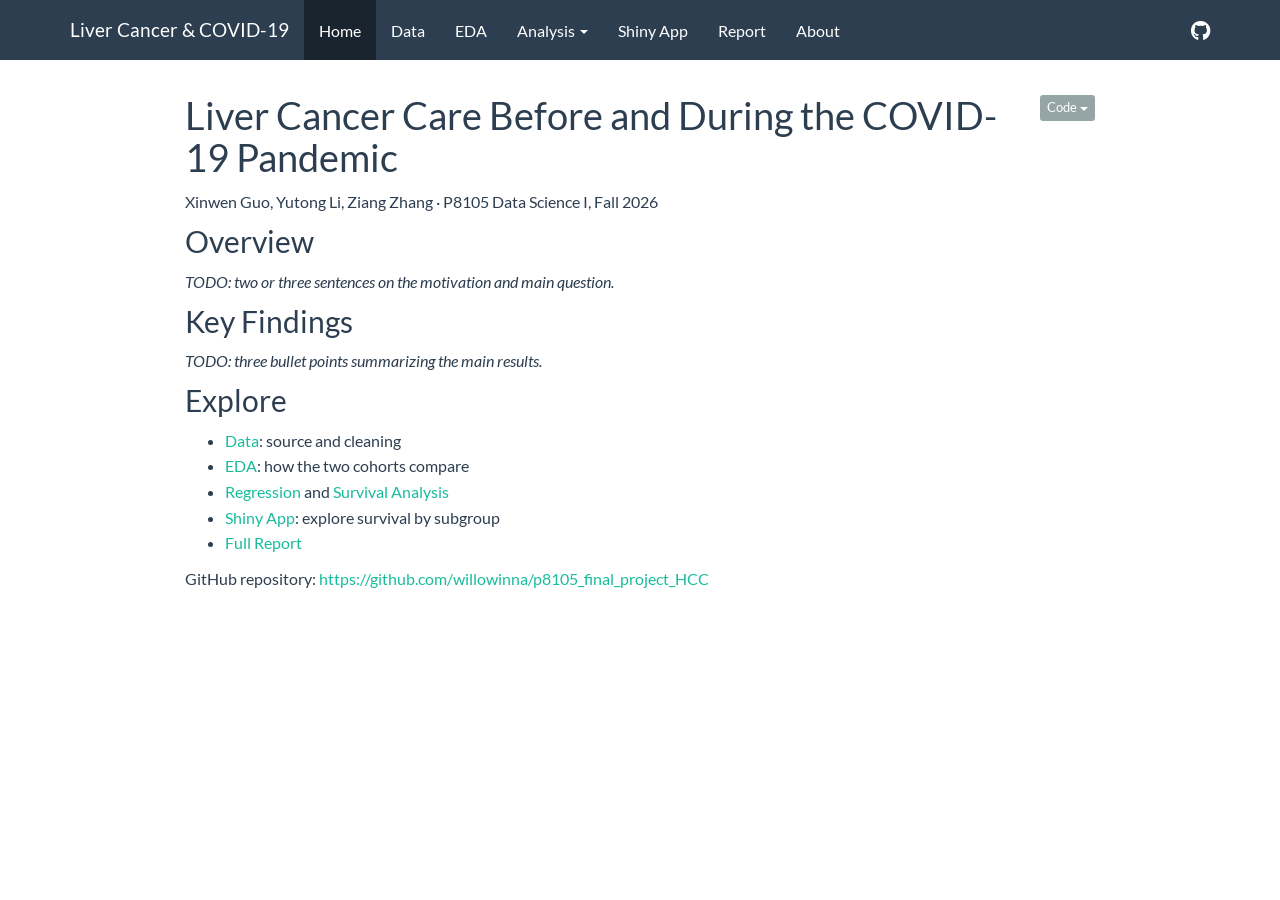
<file: docs/index.html>
<!DOCTYPE html>

<html>

<head>

<meta charset="utf-8" />
<meta name="generator" content="pandoc" />
<meta http-equiv="X-UA-Compatible" content="IE=EDGE" />




<title>Liver Cancer Care Before and During the COVID-19 Pandemic</title>

<script src="site_libs/header-attrs-2.32/header-attrs.js"></script>
<script src="site_libs/jquery-3.6.0/jquery-3.6.0.min.js"></script>
<meta name="viewport" content="width=device-width, initial-scale=1" />
<link href="site_libs/bootstrap-3.3.5/css/flatly.min.css" rel="stylesheet" />
<script src="site_libs/bootstrap-3.3.5/js/bootstrap.min.js"></script>
<script src="site_libs/bootstrap-3.3.5/shim/html5shiv.min.js"></script>
<script src="site_libs/bootstrap-3.3.5/shim/respond.min.js"></script>
<style>h1 {font-size: 34px;}
       h1.title {font-size: 38px;}
       h2 {font-size: 30px;}
       h3 {font-size: 24px;}
       h4 {font-size: 18px;}
       h5 {font-size: 16px;}
       h6 {font-size: 12px;}
       code {color: inherit; background-color: rgba(0, 0, 0, 0.04);}
       pre:not([class]) { background-color: white }</style>
<script src="site_libs/navigation-1.1/tabsets.js"></script>
<script src="site_libs/navigation-1.1/codefolding.js"></script>
<link href="site_libs/highlightjs-9.12.0/default.css" rel="stylesheet" />
<script src="site_libs/highlightjs-9.12.0/highlight.js"></script>
<link href="site_libs/font-awesome-6.5.2/css/all.min.css" rel="stylesheet" />
<link href="site_libs/font-awesome-6.5.2/css/v4-shims.min.css" rel="stylesheet" />

<style type="text/css">
  code{white-space: pre-wrap;}
  span.smallcaps{font-variant: small-caps;}
  span.underline{text-decoration: underline;}
  div.column{display: inline-block; vertical-align: top; width: 50%;}
  div.hanging-indent{margin-left: 1.5em; text-indent: -1.5em;}
  ul.task-list{list-style: none;}
    </style>

<style type="text/css">code{white-space: pre;}</style>
<script type="text/javascript">
if (window.hljs) {
  hljs.configure({languages: []});
  hljs.initHighlightingOnLoad();
  if (document.readyState && document.readyState === "complete") {
    window.setTimeout(function() { hljs.initHighlighting(); }, 0);
  }
}
</script>






<link rel="stylesheet" href="styles.css" type="text/css" />



<style type = "text/css">
.main-container {
  max-width: 940px;
  margin-left: auto;
  margin-right: auto;
}
img {
  max-width:100%;
}
.tabbed-pane {
  padding-top: 12px;
}
.html-widget {
  margin-bottom: 20px;
}
button.code-folding-btn:focus {
  outline: none;
}
summary {
  display: list-item;
}
details > summary > p:only-child {
  display: inline;
}
pre code {
  padding: 0;
}
</style>


<style type="text/css">
.dropdown-submenu {
  position: relative;
}
.dropdown-submenu>.dropdown-menu {
  top: 0;
  left: 100%;
  margin-top: -6px;
  margin-left: -1px;
  border-radius: 0 6px 6px 6px;
}
.dropdown-submenu:hover>.dropdown-menu {
  display: block;
}
.dropdown-submenu>a:after {
  display: block;
  content: " ";
  float: right;
  width: 0;
  height: 0;
  border-color: transparent;
  border-style: solid;
  border-width: 5px 0 5px 5px;
  border-left-color: #cccccc;
  margin-top: 5px;
  margin-right: -10px;
}
.dropdown-submenu:hover>a:after {
  border-left-color: #adb5bd;
}
.dropdown-submenu.pull-left {
  float: none;
}
.dropdown-submenu.pull-left>.dropdown-menu {
  left: -100%;
  margin-left: 10px;
  border-radius: 6px 0 6px 6px;
}
</style>

<script type="text/javascript">
// manage active state of menu based on current page
$(document).ready(function () {
  // active menu anchor
  href = window.location.pathname
  href = href.substr(href.lastIndexOf('/') + 1)
  if (href === "")
    href = "index.html";
  var menuAnchor = $('a[href="' + href + '"]');

  // mark the anchor link active (and if it's in a dropdown, also mark that active)
  var dropdown = menuAnchor.closest('li.dropdown');
  if (window.bootstrap) { // Bootstrap 4+
    menuAnchor.addClass('active');
    dropdown.find('> .dropdown-toggle').addClass('active');
  } else { // Bootstrap 3
    menuAnchor.parent().addClass('active');
    dropdown.addClass('active');
  }

  // Navbar adjustments
  var navHeight = $(".navbar").first().height() + 15;
  var style = document.createElement('style');
  var pt = "padding-top: " + navHeight + "px; ";
  var mt = "margin-top: -" + navHeight + "px; ";
  var css = "";
  // offset scroll position for anchor links (for fixed navbar)
  for (var i = 1; i <= 6; i++) {
    css += ".section h" + i + "{ " + pt + mt + "}\n";
  }
  style.innerHTML = "body {" + pt + "padding-bottom: 40px; }\n" + css;
  document.head.appendChild(style);
});
</script>

<!-- tabsets -->

<style type="text/css">
.tabset-dropdown > .nav-tabs {
  display: inline-table;
  max-height: 500px;
  min-height: 44px;
  overflow-y: auto;
  border: 1px solid #ddd;
  border-radius: 4px;
}

.tabset-dropdown > .nav-tabs > li.active:before, .tabset-dropdown > .nav-tabs.nav-tabs-open:before {
  content: "\e259";
  font-family: 'Glyphicons Halflings';
  display: inline-block;
  padding: 10px;
  border-right: 1px solid #ddd;
}

.tabset-dropdown > .nav-tabs.nav-tabs-open > li.active:before {
  content: "\e258";
  font-family: 'Glyphicons Halflings';
  border: none;
}

.tabset-dropdown > .nav-tabs > li.active {
  display: block;
}

.tabset-dropdown > .nav-tabs > li > a,
.tabset-dropdown > .nav-tabs > li > a:focus,
.tabset-dropdown > .nav-tabs > li > a:hover {
  border: none;
  display: inline-block;
  border-radius: 4px;
  background-color: transparent;
}

.tabset-dropdown > .nav-tabs.nav-tabs-open > li {
  display: block;
  float: none;
}

.tabset-dropdown > .nav-tabs > li {
  display: none;
}
</style>

<!-- code folding -->
<style type="text/css">
.code-folding-btn { margin-bottom: 4px; }
</style>




</head>

<body>


<div class="container-fluid main-container">




<div class="navbar navbar-default  navbar-fixed-top" role="navigation">
  <div class="container">
    <div class="navbar-header">
      <button type="button" class="navbar-toggle collapsed" data-toggle="collapse" data-bs-toggle="collapse" data-target="#navbar" data-bs-target="#navbar">
        <span class="icon-bar"></span>
        <span class="icon-bar"></span>
        <span class="icon-bar"></span>
      </button>
      <a class="navbar-brand" href="index.html">Liver Cancer & COVID-19</a>
    </div>
    <div id="navbar" class="navbar-collapse collapse">
      <ul class="nav navbar-nav">
        <li>
  <a href="index.html">Home</a>
</li>
<li>
  <a href="data.html">Data</a>
</li>
<li>
  <a href="eda.html">EDA</a>
</li>
<li class="dropdown">
  <a href="#" class="dropdown-toggle" data-toggle="dropdown" role="button" data-bs-toggle="dropdown" aria-expanded="false">
    Analysis
     
    <span class="caret"></span>
  </a>
  <ul class="dropdown-menu" role="menu">
    <li>
      <a href="regression.html">Regression</a>
    </li>
    <li>
      <a href="survival.html">Survival Analysis</a>
    </li>
  </ul>
</li>
<li>
  <a href="shiny.html">Shiny App</a>
</li>
<li>
  <a href="report.html">Report</a>
</li>
<li>
  <a href="about.html">About</a>
</li>
      </ul>
      <ul class="nav navbar-nav navbar-right">
        <li>
  <a href="https://github.com/USERNAME/p8105_final_project_HCC">
    <span class="fa fa-github fa-lg"></span>
     
  </a>
</li>
      </ul>
    </div><!--/.nav-collapse -->
  </div><!--/.container -->
</div><!--/.navbar -->

<div id="header">

<div class="btn-group pull-right float-right">
<button type="button" class="btn btn-default btn-xs btn-secondary btn-sm dropdown-toggle" data-toggle="dropdown" data-bs-toggle="dropdown" aria-haspopup="true" aria-expanded="false"><span>Code</span> <span class="caret"></span></button>
<ul class="dropdown-menu dropdown-menu-right" style="min-width: 50px;">
<li><a id="rmd-show-all-code" href="#">Show All Code</a></li>
<li><a id="rmd-hide-all-code" href="#">Hide All Code</a></li>
</ul>
</div>



<h1 class="title toc-ignore">Liver Cancer Care Before and During the
COVID-19 Pandemic</h1>

</div>


<p>Xinwen Guo, Yutong Li, Ziang Zhang · P8105 Data Science I, Fall
2026</p>
<!-- TODO: replace VIDEO_ID with the YouTube ID of the screencast -->
<!-- <iframe width="720" height="405" src="https://www.youtube.com/embed/VIDEO_ID" frameborder="0" allowfullscreen></iframe> -->
<div id="overview" class="section level2">
<h2>Overview</h2>
<p><em>TODO: two or three sentences on the motivation and main
question.</em></p>
</div>
<div id="key-findings" class="section level2">
<h2>Key Findings</h2>
<p><em>TODO: three bullet points summarizing the main results.</em></p>
</div>
<div id="explore" class="section level2">
<h2>Explore</h2>
<ul>
<li><a href="data.html">Data</a>: source and cleaning</li>
<li><a href="eda.html">EDA</a>: how the two cohorts compare</li>
<li><a href="regression.html">Regression</a> and <a
href="survival.html">Survival Analysis</a></li>
<li><a href="shiny.html">Shiny App</a>: explore survival by
subgroup</li>
<li><a href="report.html">Full Report</a></li>
</ul>
<p>GitHub repository: <a
href="https://github.com/willowinna/p8105_final_project_HCC"
class="uri">https://github.com/willowinna/p8105_final_project_HCC</a></p>
</div>




</div>

<script>

// add bootstrap table styles to pandoc tables
function bootstrapStylePandocTables() {
  $('tr.odd').parent('tbody').parent('table').addClass('table table-condensed');
}
$(document).ready(function () {
  bootstrapStylePandocTables();
});


</script>

<!-- tabsets -->

<script>
$(document).ready(function () {
  window.buildTabsets("TOC");
});

$(document).ready(function () {
  $('.tabset-dropdown > .nav-tabs > li').click(function () {
    $(this).parent().toggleClass('nav-tabs-open');
  });
});
</script>

<!-- code folding -->
<script>
$(document).ready(function () {
  window.initializeCodeFolding("hide" === "show");
});
</script>


<!-- dynamically load mathjax for compatibility with self-contained -->
<script>
  (function () {
    var script = document.createElement("script");
    script.type = "text/javascript";
    script.src  = "https://mathjax.rstudio.com/latest/MathJax.js?config=TeX-AMS-MML_HTMLorMML";
    document.getElementsByTagName("head")[0].appendChild(script);
  })();
</script>

</body>
</html>
</file>
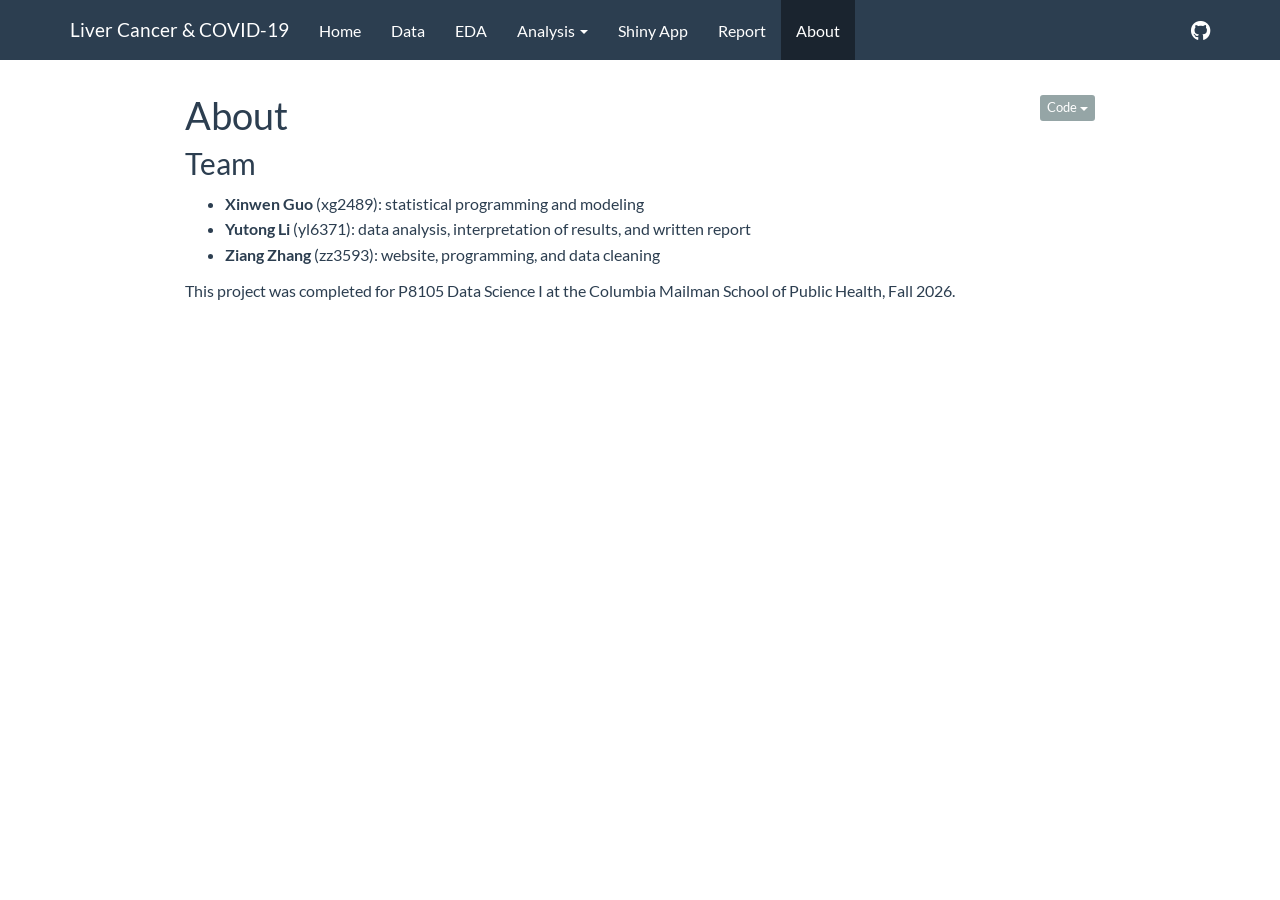
<file: docs/about.html>
<!DOCTYPE html>

<html>

<head>

<meta charset="utf-8" />
<meta name="generator" content="pandoc" />
<meta http-equiv="X-UA-Compatible" content="IE=EDGE" />




<title>About</title>

<script src="site_libs/header-attrs-2.32/header-attrs.js"></script>
<script src="site_libs/jquery-3.6.0/jquery-3.6.0.min.js"></script>
<meta name="viewport" content="width=device-width, initial-scale=1" />
<link href="site_libs/bootstrap-3.3.5/css/flatly.min.css" rel="stylesheet" />
<script src="site_libs/bootstrap-3.3.5/js/bootstrap.min.js"></script>
<script src="site_libs/bootstrap-3.3.5/shim/html5shiv.min.js"></script>
<script src="site_libs/bootstrap-3.3.5/shim/respond.min.js"></script>
<style>h1 {font-size: 34px;}
       h1.title {font-size: 38px;}
       h2 {font-size: 30px;}
       h3 {font-size: 24px;}
       h4 {font-size: 18px;}
       h5 {font-size: 16px;}
       h6 {font-size: 12px;}
       code {color: inherit; background-color: rgba(0, 0, 0, 0.04);}
       pre:not([class]) { background-color: white }</style>
<script src="site_libs/navigation-1.1/tabsets.js"></script>
<script src="site_libs/navigation-1.1/codefolding.js"></script>
<link href="site_libs/highlightjs-9.12.0/default.css" rel="stylesheet" />
<script src="site_libs/highlightjs-9.12.0/highlight.js"></script>
<link href="site_libs/font-awesome-6.5.2/css/all.min.css" rel="stylesheet" />
<link href="site_libs/font-awesome-6.5.2/css/v4-shims.min.css" rel="stylesheet" />

<style type="text/css">
  code{white-space: pre-wrap;}
  span.smallcaps{font-variant: small-caps;}
  span.underline{text-decoration: underline;}
  div.column{display: inline-block; vertical-align: top; width: 50%;}
  div.hanging-indent{margin-left: 1.5em; text-indent: -1.5em;}
  ul.task-list{list-style: none;}
    </style>

<style type="text/css">code{white-space: pre;}</style>
<script type="text/javascript">
if (window.hljs) {
  hljs.configure({languages: []});
  hljs.initHighlightingOnLoad();
  if (document.readyState && document.readyState === "complete") {
    window.setTimeout(function() { hljs.initHighlighting(); }, 0);
  }
}
</script>






<link rel="stylesheet" href="styles.css" type="text/css" />



<style type = "text/css">
.main-container {
  max-width: 940px;
  margin-left: auto;
  margin-right: auto;
}
img {
  max-width:100%;
}
.tabbed-pane {
  padding-top: 12px;
}
.html-widget {
  margin-bottom: 20px;
}
button.code-folding-btn:focus {
  outline: none;
}
summary {
  display: list-item;
}
details > summary > p:only-child {
  display: inline;
}
pre code {
  padding: 0;
}
</style>


<style type="text/css">
.dropdown-submenu {
  position: relative;
}
.dropdown-submenu>.dropdown-menu {
  top: 0;
  left: 100%;
  margin-top: -6px;
  margin-left: -1px;
  border-radius: 0 6px 6px 6px;
}
.dropdown-submenu:hover>.dropdown-menu {
  display: block;
}
.dropdown-submenu>a:after {
  display: block;
  content: " ";
  float: right;
  width: 0;
  height: 0;
  border-color: transparent;
  border-style: solid;
  border-width: 5px 0 5px 5px;
  border-left-color: #cccccc;
  margin-top: 5px;
  margin-right: -10px;
}
.dropdown-submenu:hover>a:after {
  border-left-color: #adb5bd;
}
.dropdown-submenu.pull-left {
  float: none;
}
.dropdown-submenu.pull-left>.dropdown-menu {
  left: -100%;
  margin-left: 10px;
  border-radius: 6px 0 6px 6px;
}
</style>

<script type="text/javascript">
// manage active state of menu based on current page
$(document).ready(function () {
  // active menu anchor
  href = window.location.pathname
  href = href.substr(href.lastIndexOf('/') + 1)
  if (href === "")
    href = "index.html";
  var menuAnchor = $('a[href="' + href + '"]');

  // mark the anchor link active (and if it's in a dropdown, also mark that active)
  var dropdown = menuAnchor.closest('li.dropdown');
  if (window.bootstrap) { // Bootstrap 4+
    menuAnchor.addClass('active');
    dropdown.find('> .dropdown-toggle').addClass('active');
  } else { // Bootstrap 3
    menuAnchor.parent().addClass('active');
    dropdown.addClass('active');
  }

  // Navbar adjustments
  var navHeight = $(".navbar").first().height() + 15;
  var style = document.createElement('style');
  var pt = "padding-top: " + navHeight + "px; ";
  var mt = "margin-top: -" + navHeight + "px; ";
  var css = "";
  // offset scroll position for anchor links (for fixed navbar)
  for (var i = 1; i <= 6; i++) {
    css += ".section h" + i + "{ " + pt + mt + "}\n";
  }
  style.innerHTML = "body {" + pt + "padding-bottom: 40px; }\n" + css;
  document.head.appendChild(style);
});
</script>

<!-- tabsets -->

<style type="text/css">
.tabset-dropdown > .nav-tabs {
  display: inline-table;
  max-height: 500px;
  min-height: 44px;
  overflow-y: auto;
  border: 1px solid #ddd;
  border-radius: 4px;
}

.tabset-dropdown > .nav-tabs > li.active:before, .tabset-dropdown > .nav-tabs.nav-tabs-open:before {
  content: "\e259";
  font-family: 'Glyphicons Halflings';
  display: inline-block;
  padding: 10px;
  border-right: 1px solid #ddd;
}

.tabset-dropdown > .nav-tabs.nav-tabs-open > li.active:before {
  content: "\e258";
  font-family: 'Glyphicons Halflings';
  border: none;
}

.tabset-dropdown > .nav-tabs > li.active {
  display: block;
}

.tabset-dropdown > .nav-tabs > li > a,
.tabset-dropdown > .nav-tabs > li > a:focus,
.tabset-dropdown > .nav-tabs > li > a:hover {
  border: none;
  display: inline-block;
  border-radius: 4px;
  background-color: transparent;
}

.tabset-dropdown > .nav-tabs.nav-tabs-open > li {
  display: block;
  float: none;
}

.tabset-dropdown > .nav-tabs > li {
  display: none;
}
</style>

<!-- code folding -->
<style type="text/css">
.code-folding-btn { margin-bottom: 4px; }
</style>




</head>

<body>


<div class="container-fluid main-container">




<div class="navbar navbar-default  navbar-fixed-top" role="navigation">
  <div class="container">
    <div class="navbar-header">
      <button type="button" class="navbar-toggle collapsed" data-toggle="collapse" data-bs-toggle="collapse" data-target="#navbar" data-bs-target="#navbar">
        <span class="icon-bar"></span>
        <span class="icon-bar"></span>
        <span class="icon-bar"></span>
      </button>
      <a class="navbar-brand" href="index.html">Liver Cancer & COVID-19</a>
    </div>
    <div id="navbar" class="navbar-collapse collapse">
      <ul class="nav navbar-nav">
        <li>
  <a href="index.html">Home</a>
</li>
<li>
  <a href="data.html">Data</a>
</li>
<li>
  <a href="eda.html">EDA</a>
</li>
<li class="dropdown">
  <a href="#" class="dropdown-toggle" data-toggle="dropdown" role="button" data-bs-toggle="dropdown" aria-expanded="false">
    Analysis
     
    <span class="caret"></span>
  </a>
  <ul class="dropdown-menu" role="menu">
    <li>
      <a href="regression.html">Regression</a>
    </li>
    <li>
      <a href="survival.html">Survival Analysis</a>
    </li>
  </ul>
</li>
<li>
  <a href="shiny.html">Shiny App</a>
</li>
<li>
  <a href="report.html">Report</a>
</li>
<li>
  <a href="about.html">About</a>
</li>
      </ul>
      <ul class="nav navbar-nav navbar-right">
        <li>
  <a href="https://github.com/USERNAME/p8105_final_project_HCC">
    <span class="fa fa-github fa-lg"></span>
     
  </a>
</li>
      </ul>
    </div><!--/.nav-collapse -->
  </div><!--/.container -->
</div><!--/.navbar -->

<div id="header">

<div class="btn-group pull-right float-right">
<button type="button" class="btn btn-default btn-xs btn-secondary btn-sm dropdown-toggle" data-toggle="dropdown" data-bs-toggle="dropdown" aria-haspopup="true" aria-expanded="false"><span>Code</span> <span class="caret"></span></button>
<ul class="dropdown-menu dropdown-menu-right" style="min-width: 50px;">
<li><a id="rmd-show-all-code" href="#">Show All Code</a></li>
<li><a id="rmd-hide-all-code" href="#">Hide All Code</a></li>
</ul>
</div>



<h1 class="title toc-ignore">About</h1>

</div>


<div id="team" class="section level2">
<h2>Team</h2>
<ul>
<li><strong>Xinwen Guo</strong> (xg2489): statistical programming and
modeling</li>
<li><strong>Yutong Li</strong> (yl6371): data analysis, interpretation
of results, and written report</li>
<li><strong>Ziang Zhang</strong> (zz3593): website, programming, and
data cleaning</li>
</ul>
<p>This project was completed for P8105 Data Science I at the Columbia
Mailman School of Public Health, Fall 2026.</p>
</div>




</div>

<script>

// add bootstrap table styles to pandoc tables
function bootstrapStylePandocTables() {
  $('tr.odd').parent('tbody').parent('table').addClass('table table-condensed');
}
$(document).ready(function () {
  bootstrapStylePandocTables();
});


</script>

<!-- tabsets -->

<script>
$(document).ready(function () {
  window.buildTabsets("TOC");
});

$(document).ready(function () {
  $('.tabset-dropdown > .nav-tabs > li').click(function () {
    $(this).parent().toggleClass('nav-tabs-open');
  });
});
</script>

<!-- code folding -->
<script>
$(document).ready(function () {
  window.initializeCodeFolding("hide" === "show");
});
</script>


<!-- dynamically load mathjax for compatibility with self-contained -->
<script>
  (function () {
    var script = document.createElement("script");
    script.type = "text/javascript";
    script.src  = "https://mathjax.rstudio.com/latest/MathJax.js?config=TeX-AMS-MML_HTMLorMML";
    document.getElementsByTagName("head")[0].appendChild(script);
  })();
</script>

</body>
</html>
</file>
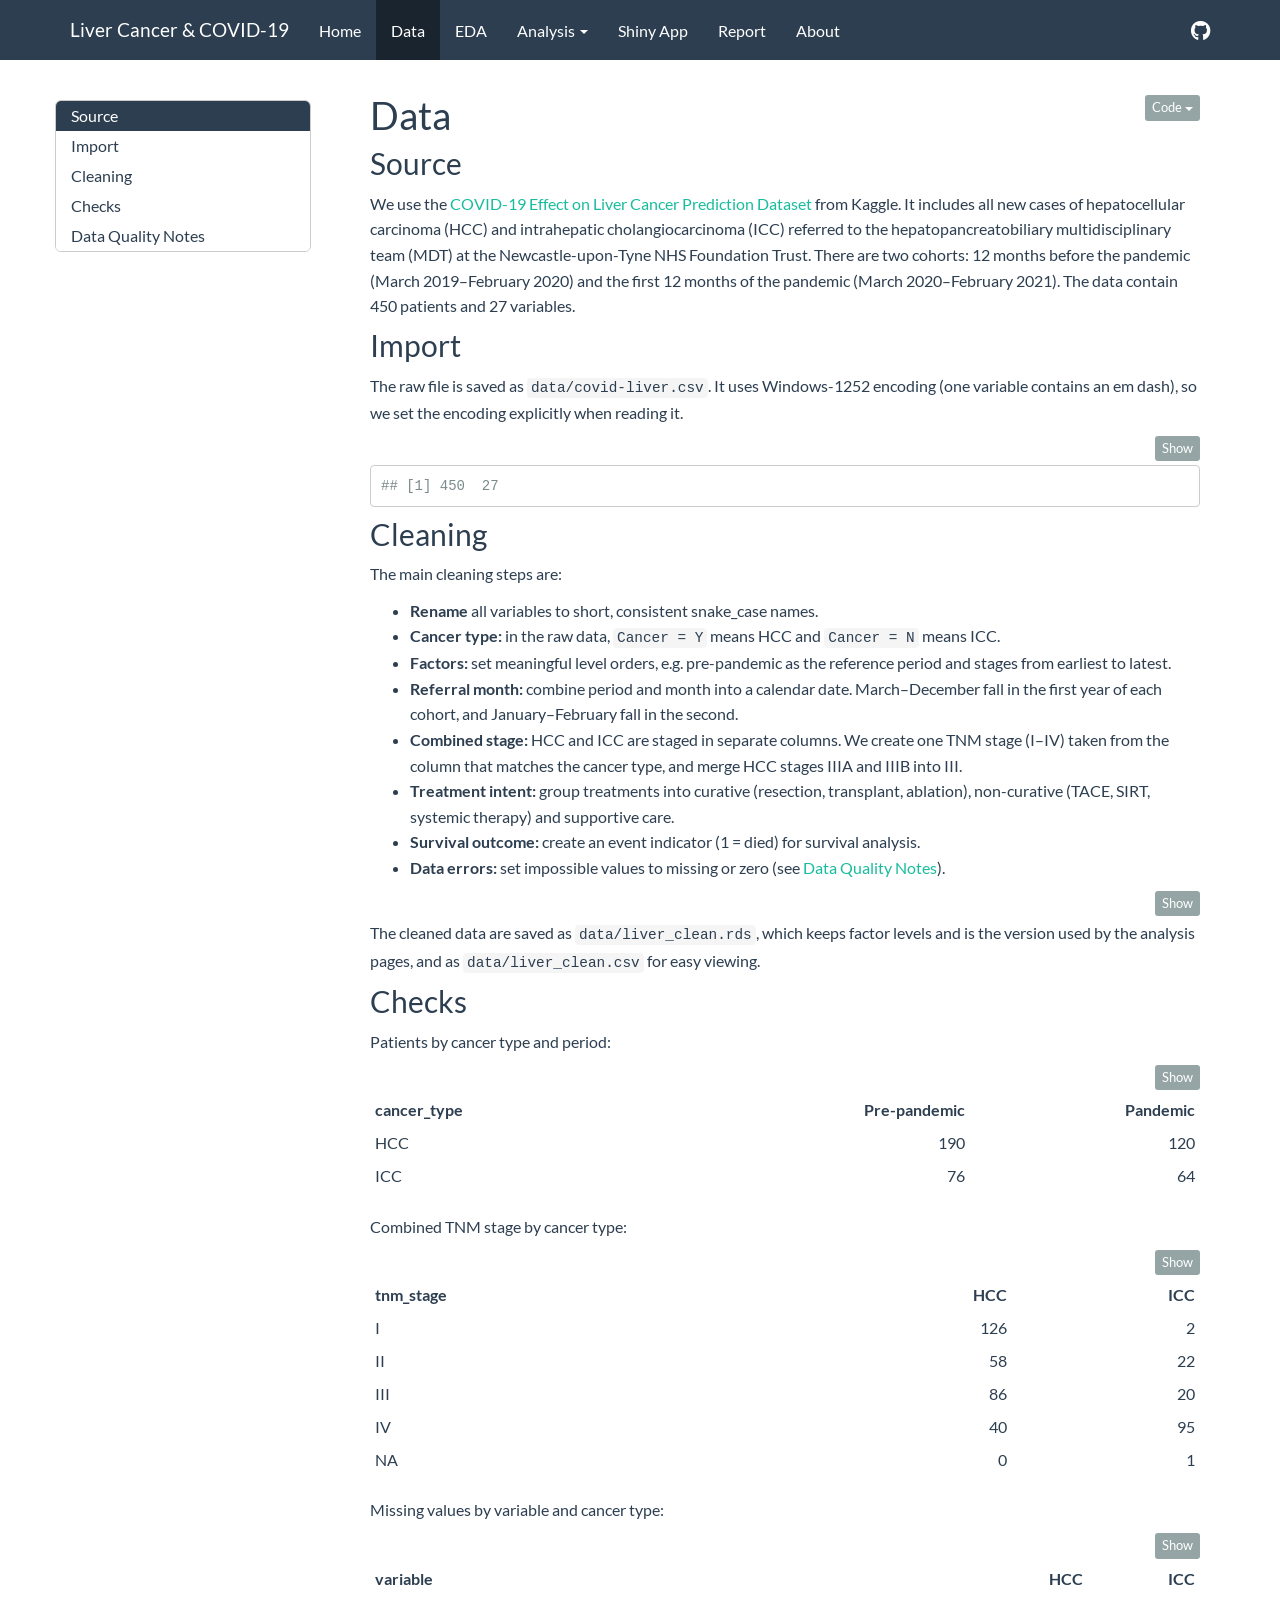
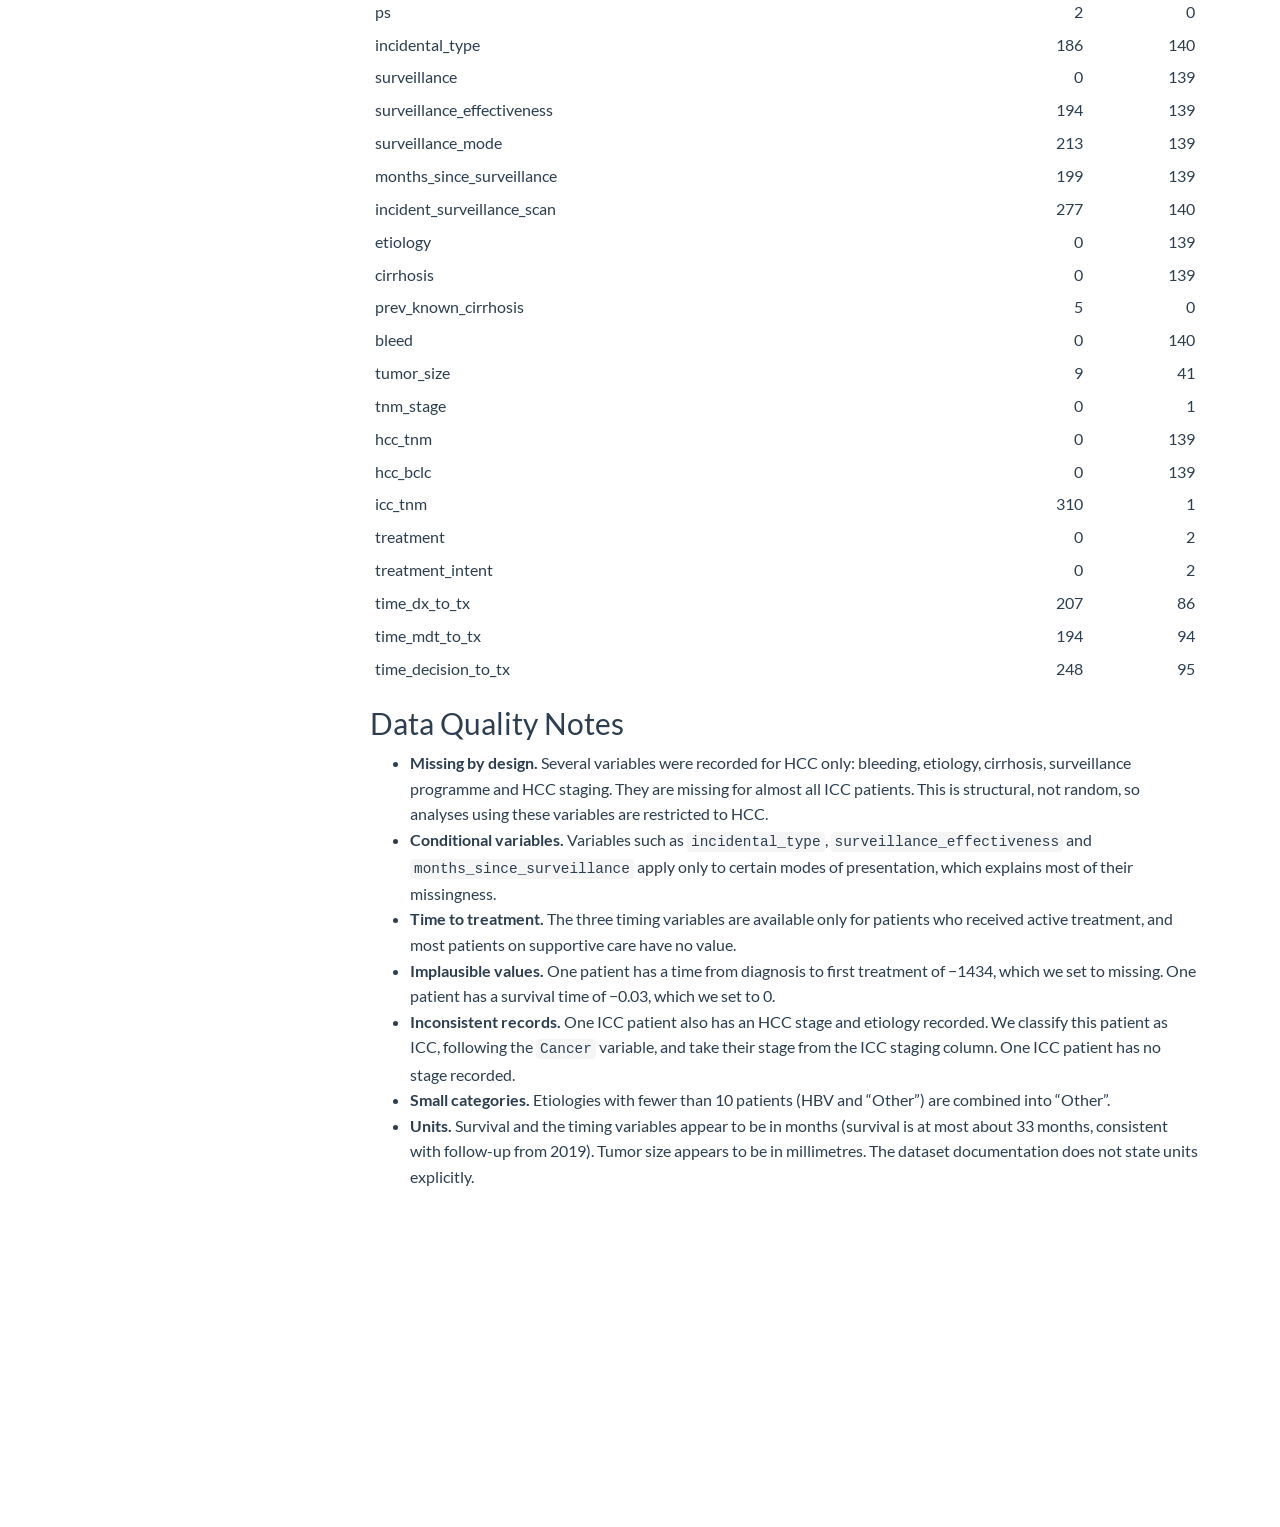
<file: docs/data.html>
<!DOCTYPE html>

<html>

<head>

<meta charset="utf-8" />
<meta name="generator" content="pandoc" />
<meta http-equiv="X-UA-Compatible" content="IE=EDGE" />




<title>Data</title>

<script src="site_libs/header-attrs-2.32/header-attrs.js"></script>
<script src="site_libs/jquery-3.6.0/jquery-3.6.0.min.js"></script>
<meta name="viewport" content="width=device-width, initial-scale=1" />
<link href="site_libs/bootstrap-3.3.5/css/flatly.min.css" rel="stylesheet" />
<script src="site_libs/bootstrap-3.3.5/js/bootstrap.min.js"></script>
<script src="site_libs/bootstrap-3.3.5/shim/html5shiv.min.js"></script>
<script src="site_libs/bootstrap-3.3.5/shim/respond.min.js"></script>
<style>h1 {font-size: 34px;}
       h1.title {font-size: 38px;}
       h2 {font-size: 30px;}
       h3 {font-size: 24px;}
       h4 {font-size: 18px;}
       h5 {font-size: 16px;}
       h6 {font-size: 12px;}
       code {color: inherit; background-color: rgba(0, 0, 0, 0.04);}
       pre:not([class]) { background-color: white }</style>
<script src="site_libs/jqueryui-1.13.2/jquery-ui.min.js"></script>
<link href="site_libs/tocify-1.9.1/jquery.tocify.css" rel="stylesheet" />
<script src="site_libs/tocify-1.9.1/jquery.tocify.js"></script>
<script src="site_libs/navigation-1.1/tabsets.js"></script>
<script src="site_libs/navigation-1.1/codefolding.js"></script>
<link href="site_libs/highlightjs-9.12.0/default.css" rel="stylesheet" />
<script src="site_libs/highlightjs-9.12.0/highlight.js"></script>
<link href="site_libs/font-awesome-6.5.2/css/all.min.css" rel="stylesheet" />
<link href="site_libs/font-awesome-6.5.2/css/v4-shims.min.css" rel="stylesheet" />

<style type="text/css">
  code{white-space: pre-wrap;}
  span.smallcaps{font-variant: small-caps;}
  span.underline{text-decoration: underline;}
  div.column{display: inline-block; vertical-align: top; width: 50%;}
  div.hanging-indent{margin-left: 1.5em; text-indent: -1.5em;}
  ul.task-list{list-style: none;}
    </style>

<style type="text/css">code{white-space: pre;}</style>
<script type="text/javascript">
if (window.hljs) {
  hljs.configure({languages: []});
  hljs.initHighlightingOnLoad();
  if (document.readyState && document.readyState === "complete") {
    window.setTimeout(function() { hljs.initHighlighting(); }, 0);
  }
}
</script>






<link rel="stylesheet" href="styles.css" type="text/css" />



<style type = "text/css">
.main-container {
  max-width: 940px;
  margin-left: auto;
  margin-right: auto;
}
img {
  max-width:100%;
}
.tabbed-pane {
  padding-top: 12px;
}
.html-widget {
  margin-bottom: 20px;
}
button.code-folding-btn:focus {
  outline: none;
}
summary {
  display: list-item;
}
details > summary > p:only-child {
  display: inline;
}
pre code {
  padding: 0;
}
</style>


<style type="text/css">
.dropdown-submenu {
  position: relative;
}
.dropdown-submenu>.dropdown-menu {
  top: 0;
  left: 100%;
  margin-top: -6px;
  margin-left: -1px;
  border-radius: 0 6px 6px 6px;
}
.dropdown-submenu:hover>.dropdown-menu {
  display: block;
}
.dropdown-submenu>a:after {
  display: block;
  content: " ";
  float: right;
  width: 0;
  height: 0;
  border-color: transparent;
  border-style: solid;
  border-width: 5px 0 5px 5px;
  border-left-color: #cccccc;
  margin-top: 5px;
  margin-right: -10px;
}
.dropdown-submenu:hover>a:after {
  border-left-color: #adb5bd;
}
.dropdown-submenu.pull-left {
  float: none;
}
.dropdown-submenu.pull-left>.dropdown-menu {
  left: -100%;
  margin-left: 10px;
  border-radius: 6px 0 6px 6px;
}
</style>

<script type="text/javascript">
// manage active state of menu based on current page
$(document).ready(function () {
  // active menu anchor
  href = window.location.pathname
  href = href.substr(href.lastIndexOf('/') + 1)
  if (href === "")
    href = "index.html";
  var menuAnchor = $('a[href="' + href + '"]');

  // mark the anchor link active (and if it's in a dropdown, also mark that active)
  var dropdown = menuAnchor.closest('li.dropdown');
  if (window.bootstrap) { // Bootstrap 4+
    menuAnchor.addClass('active');
    dropdown.find('> .dropdown-toggle').addClass('active');
  } else { // Bootstrap 3
    menuAnchor.parent().addClass('active');
    dropdown.addClass('active');
  }

  // Navbar adjustments
  var navHeight = $(".navbar").first().height() + 15;
  var style = document.createElement('style');
  var pt = "padding-top: " + navHeight + "px; ";
  var mt = "margin-top: -" + navHeight + "px; ";
  var css = "";
  // offset scroll position for anchor links (for fixed navbar)
  for (var i = 1; i <= 6; i++) {
    css += ".section h" + i + "{ " + pt + mt + "}\n";
  }
  style.innerHTML = "body {" + pt + "padding-bottom: 40px; }\n" + css;
  document.head.appendChild(style);
});
</script>

<!-- tabsets -->

<style type="text/css">
.tabset-dropdown > .nav-tabs {
  display: inline-table;
  max-height: 500px;
  min-height: 44px;
  overflow-y: auto;
  border: 1px solid #ddd;
  border-radius: 4px;
}

.tabset-dropdown > .nav-tabs > li.active:before, .tabset-dropdown > .nav-tabs.nav-tabs-open:before {
  content: "\e259";
  font-family: 'Glyphicons Halflings';
  display: inline-block;
  padding: 10px;
  border-right: 1px solid #ddd;
}

.tabset-dropdown > .nav-tabs.nav-tabs-open > li.active:before {
  content: "\e258";
  font-family: 'Glyphicons Halflings';
  border: none;
}

.tabset-dropdown > .nav-tabs > li.active {
  display: block;
}

.tabset-dropdown > .nav-tabs > li > a,
.tabset-dropdown > .nav-tabs > li > a:focus,
.tabset-dropdown > .nav-tabs > li > a:hover {
  border: none;
  display: inline-block;
  border-radius: 4px;
  background-color: transparent;
}

.tabset-dropdown > .nav-tabs.nav-tabs-open > li {
  display: block;
  float: none;
}

.tabset-dropdown > .nav-tabs > li {
  display: none;
}
</style>

<!-- code folding -->
<style type="text/css">
.code-folding-btn { margin-bottom: 4px; }
</style>



<style type="text/css">

#TOC {
  margin: 25px 0px 20px 0px;
}
@media (max-width: 768px) {
#TOC {
  position: relative;
  width: 100%;
}
}

@media print {
.toc-content {
  /* see https://github.com/w3c/csswg-drafts/issues/4434 */
  float: right;
}
}

.toc-content {
  padding-left: 30px;
  padding-right: 40px;
}

div.main-container {
  max-width: 1200px;
}

div.tocify {
  width: 20%;
  max-width: 260px;
  max-height: 85%;
}

@media (min-width: 768px) and (max-width: 991px) {
  div.tocify {
    width: 25%;
  }
}

@media (max-width: 767px) {
  div.tocify {
    width: 100%;
    max-width: none;
  }
}

.tocify ul, .tocify li {
  line-height: 20px;
}

.tocify-subheader .tocify-item {
  font-size: 0.90em;
}

.tocify .list-group-item {
  border-radius: 0px;
}


</style>



</head>

<body>


<div class="container-fluid main-container">


<!-- setup 3col/9col grid for toc_float and main content  -->
<div class="row">
<div class="col-xs-12 col-sm-4 col-md-3">
<div id="TOC" class="tocify">
</div>
</div>

<div class="toc-content col-xs-12 col-sm-8 col-md-9">




<div class="navbar navbar-default  navbar-fixed-top" role="navigation">
  <div class="container">
    <div class="navbar-header">
      <button type="button" class="navbar-toggle collapsed" data-toggle="collapse" data-bs-toggle="collapse" data-target="#navbar" data-bs-target="#navbar">
        <span class="icon-bar"></span>
        <span class="icon-bar"></span>
        <span class="icon-bar"></span>
      </button>
      <a class="navbar-brand" href="index.html">Liver Cancer & COVID-19</a>
    </div>
    <div id="navbar" class="navbar-collapse collapse">
      <ul class="nav navbar-nav">
        <li>
  <a href="index.html">Home</a>
</li>
<li>
  <a href="data.html">Data</a>
</li>
<li>
  <a href="eda.html">EDA</a>
</li>
<li class="dropdown">
  <a href="#" class="dropdown-toggle" data-toggle="dropdown" role="button" data-bs-toggle="dropdown" aria-expanded="false">
    Analysis
     
    <span class="caret"></span>
  </a>
  <ul class="dropdown-menu" role="menu">
    <li>
      <a href="regression.html">Regression</a>
    </li>
    <li>
      <a href="survival.html">Survival Analysis</a>
    </li>
  </ul>
</li>
<li>
  <a href="shiny.html">Shiny App</a>
</li>
<li>
  <a href="report.html">Report</a>
</li>
<li>
  <a href="about.html">About</a>
</li>
      </ul>
      <ul class="nav navbar-nav navbar-right">
        <li>
  <a href="https://github.com/USERNAME/p8105_final_project_HCC">
    <span class="fa fa-github fa-lg"></span>
     
  </a>
</li>
      </ul>
    </div><!--/.nav-collapse -->
  </div><!--/.container -->
</div><!--/.navbar -->

<div id="header">

<div class="btn-group pull-right float-right">
<button type="button" class="btn btn-default btn-xs btn-secondary btn-sm dropdown-toggle" data-toggle="dropdown" data-bs-toggle="dropdown" aria-haspopup="true" aria-expanded="false"><span>Code</span> <span class="caret"></span></button>
<ul class="dropdown-menu dropdown-menu-right" style="min-width: 50px;">
<li><a id="rmd-show-all-code" href="#">Show All Code</a></li>
<li><a id="rmd-hide-all-code" href="#">Hide All Code</a></li>
</ul>
</div>



<h1 class="title toc-ignore">Data</h1>

</div>


<div id="source" class="section level2">
<h2>Source</h2>
<p>We use the <a
href="https://www.kaggle.com/datasets/fedesoriano/covid19-effect-on-liver-cancer-prediction-dataset">COVID-19
Effect on Liver Cancer Prediction Dataset</a> from Kaggle. It includes
all new cases of hepatocellular carcinoma (HCC) and intrahepatic
cholangiocarcinoma (ICC) referred to the hepatopancreatobiliary
multidisciplinary team (MDT) at the Newcastle-upon-Tyne NHS Foundation
Trust. There are two cohorts: 12 months before the pandemic (March
2019–February 2020) and the first 12 months of the pandemic (March
2020–February 2021). The data contain 450 patients and 27 variables.</p>
</div>
<div id="import" class="section level2">
<h2>Import</h2>
<p>The raw file is saved as <code>data/covid-liver.csv</code>. It uses
Windows-1252 encoding (one variable contains an em dash), so we set the
encoding explicitly when reading it.</p>
<pre class="r"><code>liver_raw =
  read_csv(
    &quot;data/covid-liver.csv&quot;,
    locale = locale(encoding = &quot;windows-1252&quot;),
    na = c(&quot;&quot;, &quot;NA&quot;)
  )

dim(liver_raw)</code></pre>
<pre><code>## [1] 450  27</code></pre>
</div>
<div id="cleaning" class="section level2">
<h2>Cleaning</h2>
<p>The main cleaning steps are:</p>
<ul>
<li><strong>Rename</strong> all variables to short, consistent
snake_case names.</li>
<li><strong>Cancer type:</strong> in the raw data,
<code>Cancer = Y</code> means HCC and <code>Cancer = N</code> means
ICC.</li>
<li><strong>Factors:</strong> set meaningful level orders,
e.g. pre-pandemic as the reference period and stages from earliest to
latest.</li>
<li><strong>Referral month:</strong> combine period and month into a
calendar date. March–December fall in the first year of each cohort, and
January–February fall in the second.</li>
<li><strong>Combined stage:</strong> HCC and ICC are staged in separate
columns. We create one TNM stage (I–IV) taken from the column that
matches the cancer type, and merge HCC stages IIIA and IIIB into
III.</li>
<li><strong>Treatment intent:</strong> group treatments into curative
(resection, transplant, ablation), non-curative (TACE, SIRT, systemic
therapy) and supportive care.</li>
<li><strong>Survival outcome:</strong> create an event indicator (1 =
died) for survival analysis.</li>
<li><strong>Data errors:</strong> set impossible values to missing or
zero (see <a href="#data-quality-notes">Data Quality Notes</a>).</li>
</ul>
<pre class="r"><code>yn_factor = function(x) {
  factor(x, levels = c(&quot;N&quot;, &quot;Y&quot;), labels = c(&quot;No&quot;, &quot;Yes&quot;))
}

liver_clean =
  liver_raw |&gt;
  rename(
    cancer                     = Cancer,
    period                     = Year,
    month                      = Month,
    bleed                      = Bleed,
    presentation               = Mode_Presentation,
    age                        = Age,
    sex                        = Gender,
    etiology                   = Etiology,
    cirrhosis                  = Cirrhosis,
    tumor_size                 = Size,
    hcc_tnm                    = HCC_TNM_Stage,
    hcc_bclc                   = HCC_BCLC_Stage,
    icc_tnm                    = ICC_TNM_Stage,
    treatment                  = Treatment_grps,
    survival_months            = Survival_fromMDM,
    status                     = Alive_Dead,
    incidental_type            = Type_of_incidental_finding,
    surveillance               = Surveillance_programme,
    surveillance_effectiveness = Surveillance_effectiveness,
    surveillance_mode          = Mode_of_surveillance_detection,
    time_dx_to_tx              = Time_diagnosis_1st_Tx,
    incident_surveillance_scan = Date_incident_surveillance_scan,
    ps                         = PS,
    time_mdt_to_tx             = Time_MDM_1st_treatment,
    time_decision_to_tx        = Time_decisiontotreat_1st_treatment,
    prev_known_cirrhosis       = Prev_known_cirrhosis,
    months_since_surveillance  = Months_from_last_surveillance
  ) |&gt;
  mutate(
    id = row_number(),

    # cancer type and study period
    cancer_type = factor(if_else(cancer == &quot;Y&quot;, &quot;HCC&quot;, &quot;ICC&quot;), levels = c(&quot;HCC&quot;, &quot;ICC&quot;)),
    period = factor(
      period,
      levels = c(&quot;Prepandemic&quot;, &quot;Pandemic&quot;),
      labels = c(&quot;Pre-pandemic&quot;, &quot;Pandemic&quot;)
    ),
    referral_year = case_when(
      period == &quot;Pre-pandemic&quot; &amp; month &gt;= 3 ~ 2019,
      period == &quot;Pre-pandemic&quot; &amp; month &lt;= 2 ~ 2020,
      period == &quot;Pandemic&quot;     &amp; month &gt;= 3 ~ 2020,
      period == &quot;Pandemic&quot;     &amp; month &lt;= 2 ~ 2021
    ),
    referral_month = make_date(referral_year, month, 1),

    # demographics and presentation
    sex = factor(sex, levels = c(&quot;M&quot;, &quot;F&quot;), labels = c(&quot;Male&quot;, &quot;Female&quot;)),
    presentation = factor(presentation, levels = c(&quot;Surveillance&quot;, &quot;Incidental&quot;, &quot;Symptomatic&quot;)),
    incidental_type = str_replace_all(incidental_type, &quot;—&quot;, &quot; - &quot;),
    across(
      c(bleed, cirrhosis, surveillance, incident_surveillance_scan, prev_known_cirrhosis),
      yn_factor
    ),
    etiology = etiology |&gt;
      fct_lump_min(min = 10, other_level = &quot;Other&quot;) |&gt;
      fct_infreq(),
    surveillance_effectiveness = factor(
      surveillance_effectiveness,
      levels = c(&quot;Consistent&quot;, &quot;Inconsistent&quot;, &quot;Missed&quot;)
    ),
    surveillance_mode = factor(surveillance_mode, levels = c(&quot;US&quot;, &quot;CT/MRI&quot;, &quot;AFP alone&quot;)),
    ps = as.integer(ps),

    # staging
    hcc_tnm = factor(
      hcc_tnm,
      levels = c(&quot;I&quot;, &quot;II&quot;, &quot;IIIA+IIIB&quot;, &quot;IV&quot;),
      labels = c(&quot;I&quot;, &quot;II&quot;, &quot;III&quot;, &quot;IV&quot;)
    ),
    hcc_bclc = factor(hcc_bclc, levels = c(&quot;0&quot;, &quot;A&quot;, &quot;B&quot;, &quot;C&quot;, &quot;D&quot;)),
    icc_tnm = factor(icc_tnm, levels = c(&quot;I&quot;, &quot;II&quot;, &quot;III&quot;, &quot;IV&quot;)),
    tnm_stage = if_else(cancer_type == &quot;HCC&quot;, hcc_tnm, icc_tnm),

    # treatment
    treatment = factor(
      treatment,
      levels = c(&quot;Resection&quot;, &quot;OLTx&quot;, &quot;Ablation&quot;, &quot;TACE&quot;, &quot;SIRT&quot;, &quot;Medical&quot;, &quot;Supportive care&quot;)
    ),
    treatment_intent = case_when(
      treatment %in% c(&quot;Resection&quot;, &quot;OLTx&quot;, &quot;Ablation&quot;) ~ &quot;Curative&quot;,
      treatment %in% c(&quot;TACE&quot;, &quot;SIRT&quot;, &quot;Medical&quot;)       ~ &quot;Non-curative&quot;,
      treatment == &quot;Supportive care&quot;                    ~ &quot;Supportive care&quot;
    ) |&gt;
      factor(levels = c(&quot;Curative&quot;, &quot;Non-curative&quot;, &quot;Supportive care&quot;)),

    # data errors (see Data Quality Notes)
    time_dx_to_tx = if_else(time_dx_to_tx &lt; 0, NA_real_, time_dx_to_tx),
    survival_months = pmax(survival_months, 0),

    # survival outcome
    status = factor(status, levels = c(&quot;Alive&quot;, &quot;Dead&quot;)),
    event = as.integer(status == &quot;Dead&quot;)
  ) |&gt;
  select(
    id, cancer_type, period, referral_month, age, sex, ps,
    presentation, incidental_type, surveillance, surveillance_effectiveness,
    surveillance_mode, months_since_surveillance, incident_surveillance_scan,
    etiology, cirrhosis, prev_known_cirrhosis, bleed, tumor_size,
    tnm_stage, hcc_tnm, hcc_bclc, icc_tnm,
    treatment, treatment_intent, time_dx_to_tx, time_mdt_to_tx, time_decision_to_tx,
    survival_months, status, event
  )

write_rds(liver_clean, &quot;data/liver_clean.rds&quot;)
write_csv(liver_clean, &quot;data/liver_clean.csv&quot;)</code></pre>
<p>The cleaned data are saved as <code>data/liver_clean.rds</code>,
which keeps factor levels and is the version used by the analysis pages,
and as <code>data/liver_clean.csv</code> for easy viewing.</p>
</div>
<div id="checks" class="section level2">
<h2>Checks</h2>
<p>Patients by cancer type and period:</p>
<pre class="r"><code>liver_clean |&gt;
  count(cancer_type, period) |&gt;
  pivot_wider(names_from = period, values_from = n) |&gt;
  knitr::kable()</code></pre>
<table>
<thead>
<tr class="header">
<th align="left">cancer_type</th>
<th align="right">Pre-pandemic</th>
<th align="right">Pandemic</th>
</tr>
</thead>
<tbody>
<tr class="odd">
<td align="left">HCC</td>
<td align="right">190</td>
<td align="right">120</td>
</tr>
<tr class="even">
<td align="left">ICC</td>
<td align="right">76</td>
<td align="right">64</td>
</tr>
</tbody>
</table>
<p>Combined TNM stage by cancer type:</p>
<pre class="r"><code>liver_clean |&gt;
  count(cancer_type, tnm_stage) |&gt;
  pivot_wider(names_from = cancer_type, values_from = n, values_fill = 0) |&gt;
  knitr::kable()</code></pre>
<table>
<thead>
<tr class="header">
<th align="left">tnm_stage</th>
<th align="right">HCC</th>
<th align="right">ICC</th>
</tr>
</thead>
<tbody>
<tr class="odd">
<td align="left">I</td>
<td align="right">126</td>
<td align="right">2</td>
</tr>
<tr class="even">
<td align="left">II</td>
<td align="right">58</td>
<td align="right">22</td>
</tr>
<tr class="odd">
<td align="left">III</td>
<td align="right">86</td>
<td align="right">20</td>
</tr>
<tr class="even">
<td align="left">IV</td>
<td align="right">40</td>
<td align="right">95</td>
</tr>
<tr class="odd">
<td align="left">NA</td>
<td align="right">0</td>
<td align="right">1</td>
</tr>
</tbody>
</table>
<p>Missing values by variable and cancer type:</p>
<pre class="r"><code>liver_clean |&gt;
  group_by(cancer_type) |&gt;
  summarize(across(everything(), \(x) sum(is.na(x)))) |&gt;
  pivot_longer(-cancer_type, names_to = &quot;variable&quot;, values_to = &quot;n_missing&quot;) |&gt;
  pivot_wider(names_from = cancer_type, values_from = n_missing) |&gt;
  filter(HCC &gt; 0 | ICC &gt; 0) |&gt;
  knitr::kable()</code></pre>
<table>
<thead>
<tr class="header">
<th align="left">variable</th>
<th align="right">HCC</th>
<th align="right">ICC</th>
</tr>
</thead>
<tbody>
<tr class="odd">
<td align="left">ps</td>
<td align="right">2</td>
<td align="right">0</td>
</tr>
<tr class="even">
<td align="left">incidental_type</td>
<td align="right">186</td>
<td align="right">140</td>
</tr>
<tr class="odd">
<td align="left">surveillance</td>
<td align="right">0</td>
<td align="right">139</td>
</tr>
<tr class="even">
<td align="left">surveillance_effectiveness</td>
<td align="right">194</td>
<td align="right">139</td>
</tr>
<tr class="odd">
<td align="left">surveillance_mode</td>
<td align="right">213</td>
<td align="right">139</td>
</tr>
<tr class="even">
<td align="left">months_since_surveillance</td>
<td align="right">199</td>
<td align="right">139</td>
</tr>
<tr class="odd">
<td align="left">incident_surveillance_scan</td>
<td align="right">277</td>
<td align="right">140</td>
</tr>
<tr class="even">
<td align="left">etiology</td>
<td align="right">0</td>
<td align="right">139</td>
</tr>
<tr class="odd">
<td align="left">cirrhosis</td>
<td align="right">0</td>
<td align="right">139</td>
</tr>
<tr class="even">
<td align="left">prev_known_cirrhosis</td>
<td align="right">5</td>
<td align="right">0</td>
</tr>
<tr class="odd">
<td align="left">bleed</td>
<td align="right">0</td>
<td align="right">140</td>
</tr>
<tr class="even">
<td align="left">tumor_size</td>
<td align="right">9</td>
<td align="right">41</td>
</tr>
<tr class="odd">
<td align="left">tnm_stage</td>
<td align="right">0</td>
<td align="right">1</td>
</tr>
<tr class="even">
<td align="left">hcc_tnm</td>
<td align="right">0</td>
<td align="right">139</td>
</tr>
<tr class="odd">
<td align="left">hcc_bclc</td>
<td align="right">0</td>
<td align="right">139</td>
</tr>
<tr class="even">
<td align="left">icc_tnm</td>
<td align="right">310</td>
<td align="right">1</td>
</tr>
<tr class="odd">
<td align="left">treatment</td>
<td align="right">0</td>
<td align="right">2</td>
</tr>
<tr class="even">
<td align="left">treatment_intent</td>
<td align="right">0</td>
<td align="right">2</td>
</tr>
<tr class="odd">
<td align="left">time_dx_to_tx</td>
<td align="right">207</td>
<td align="right">86</td>
</tr>
<tr class="even">
<td align="left">time_mdt_to_tx</td>
<td align="right">194</td>
<td align="right">94</td>
</tr>
<tr class="odd">
<td align="left">time_decision_to_tx</td>
<td align="right">248</td>
<td align="right">95</td>
</tr>
</tbody>
</table>
</div>
<div id="data-quality-notes" class="section level2">
<h2>Data Quality Notes</h2>
<ul>
<li><strong>Missing by design.</strong> Several variables were recorded
for HCC only: bleeding, etiology, cirrhosis, surveillance programme and
HCC staging. They are missing for almost all ICC patients. This is
structural, not random, so analyses using these variables are restricted
to HCC.</li>
<li><strong>Conditional variables.</strong> Variables such as
<code>incidental_type</code>, <code>surveillance_effectiveness</code>
and <code>months_since_surveillance</code> apply only to certain modes
of presentation, which explains most of their missingness.</li>
<li><strong>Time to treatment.</strong> The three timing variables are
available only for patients who received active treatment, and most
patients on supportive care have no value.</li>
<li><strong>Implausible values.</strong> One patient has a time from
diagnosis to first treatment of −1434, which we set to missing. One
patient has a survival time of −0.03, which we set to 0.</li>
<li><strong>Inconsistent records.</strong> One ICC patient also has an
HCC stage and etiology recorded. We classify this patient as ICC,
following the <code>Cancer</code> variable, and take their stage from
the ICC staging column. One ICC patient has no stage recorded.</li>
<li><strong>Small categories.</strong> Etiologies with fewer than 10
patients (HBV and “Other”) are combined into “Other”.</li>
<li><strong>Units.</strong> Survival and the timing variables appear to
be in months (survival is at most about 33 months, consistent with
follow-up from 2019). Tumor size appears to be in millimetres. The
dataset documentation does not state units explicitly.</li>
</ul>
</div>



</div>
</div>

</div>

<script>

// add bootstrap table styles to pandoc tables
function bootstrapStylePandocTables() {
  $('tr.odd').parent('tbody').parent('table').addClass('table table-condensed');
}
$(document).ready(function () {
  bootstrapStylePandocTables();
});


</script>

<!-- tabsets -->

<script>
$(document).ready(function () {
  window.buildTabsets("TOC");
});

$(document).ready(function () {
  $('.tabset-dropdown > .nav-tabs > li').click(function () {
    $(this).parent().toggleClass('nav-tabs-open');
  });
});
</script>

<!-- code folding -->
<script>
$(document).ready(function () {
  window.initializeCodeFolding("hide" === "show");
});
</script>

<script>
$(document).ready(function ()  {

    // temporarily add toc-ignore selector to headers for the consistency with Pandoc
    $('.unlisted.unnumbered').addClass('toc-ignore')

    // move toc-ignore selectors from section div to header
    $('div.section.toc-ignore')
        .removeClass('toc-ignore')
        .children('h1,h2,h3,h4,h5').addClass('toc-ignore');

    // establish options
    var options = {
      selectors: "h1,h2,h3",
      theme: "bootstrap3",
      context: '.toc-content',
      hashGenerator: function (text) {
        return text.replace(/[.\\/?&!#<>]/g, '').replace(/\s/g, '_');
      },
      ignoreSelector: ".toc-ignore",
      scrollTo: 0
    };
    options.showAndHide = true;
    options.smoothScroll = true;

    // tocify
    var toc = $("#TOC").tocify(options).data("toc-tocify");
});
</script>

<!-- dynamically load mathjax for compatibility with self-contained -->
<script>
  (function () {
    var script = document.createElement("script");
    script.type = "text/javascript";
    script.src  = "https://mathjax.rstudio.com/latest/MathJax.js?config=TeX-AMS-MML_HTMLorMML";
    document.getElementsByTagName("head")[0].appendChild(script);
  })();
</script>

</body>
</html>
</file>
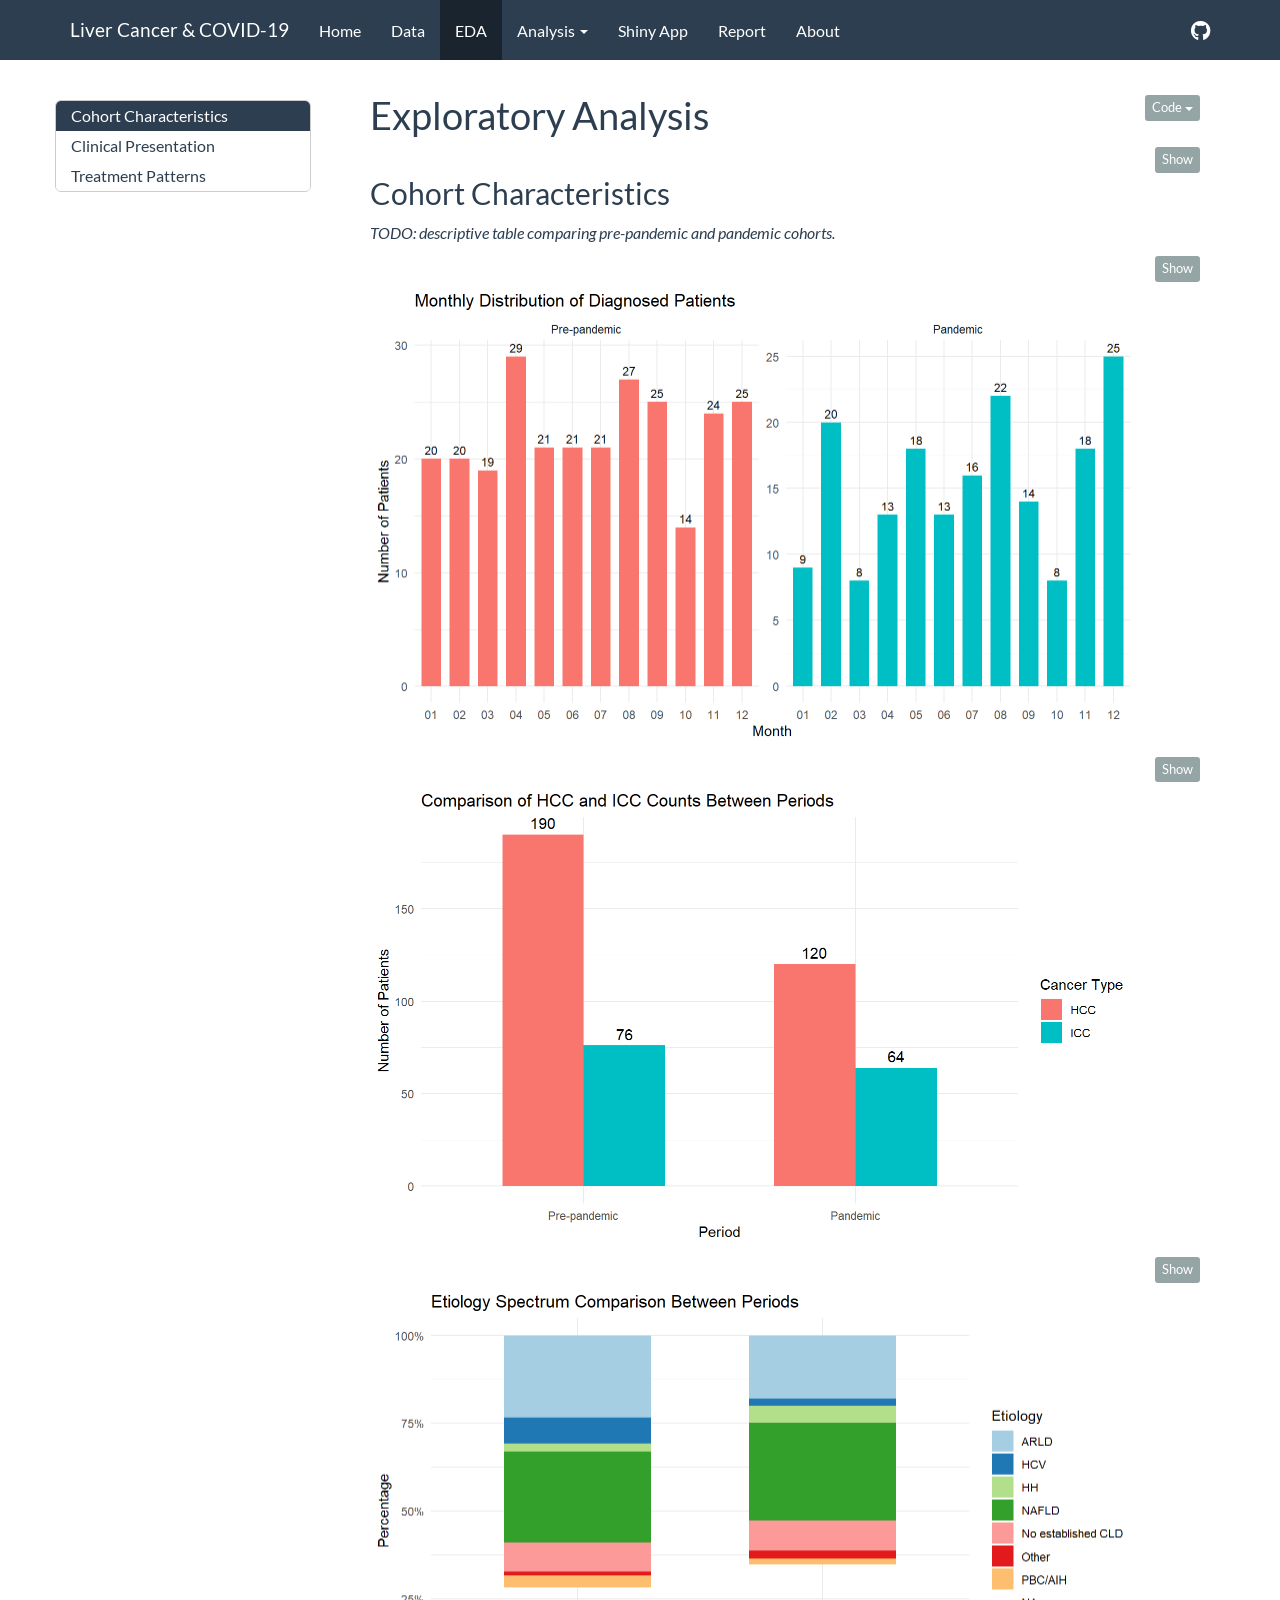
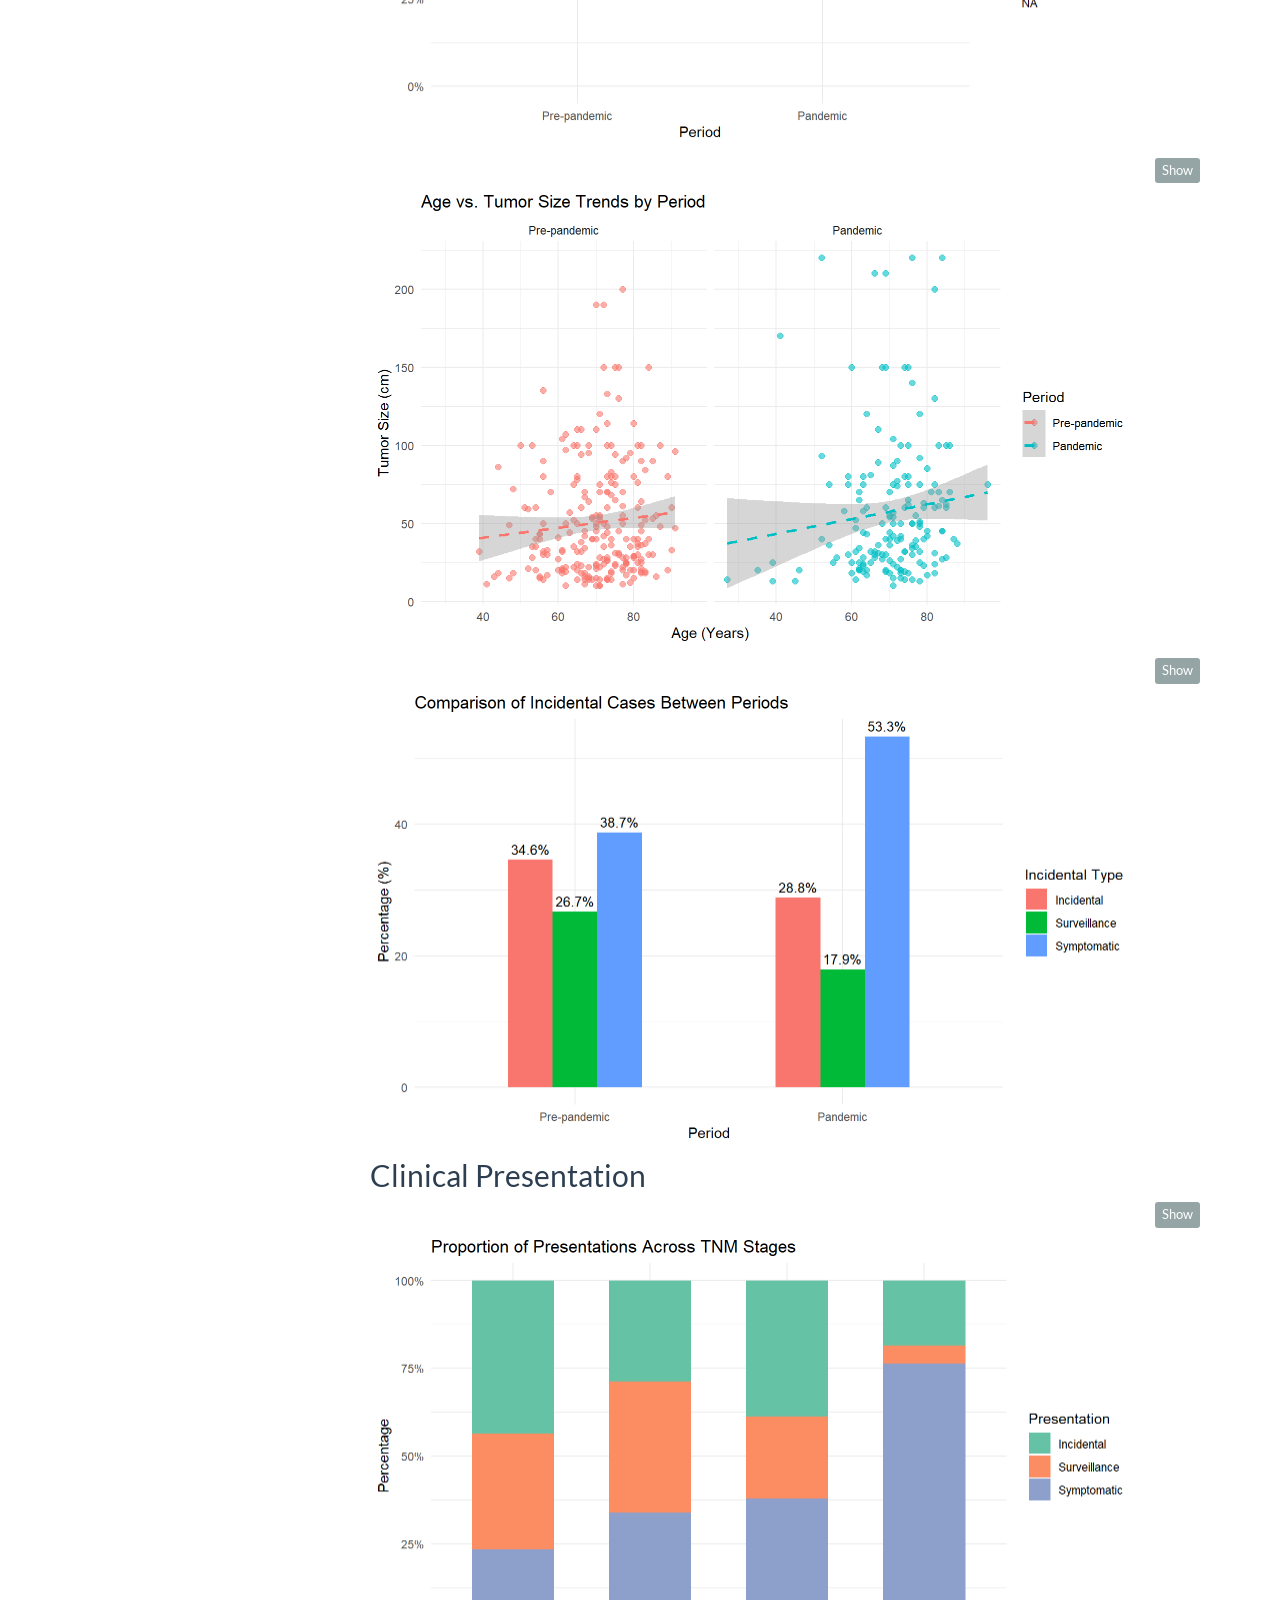
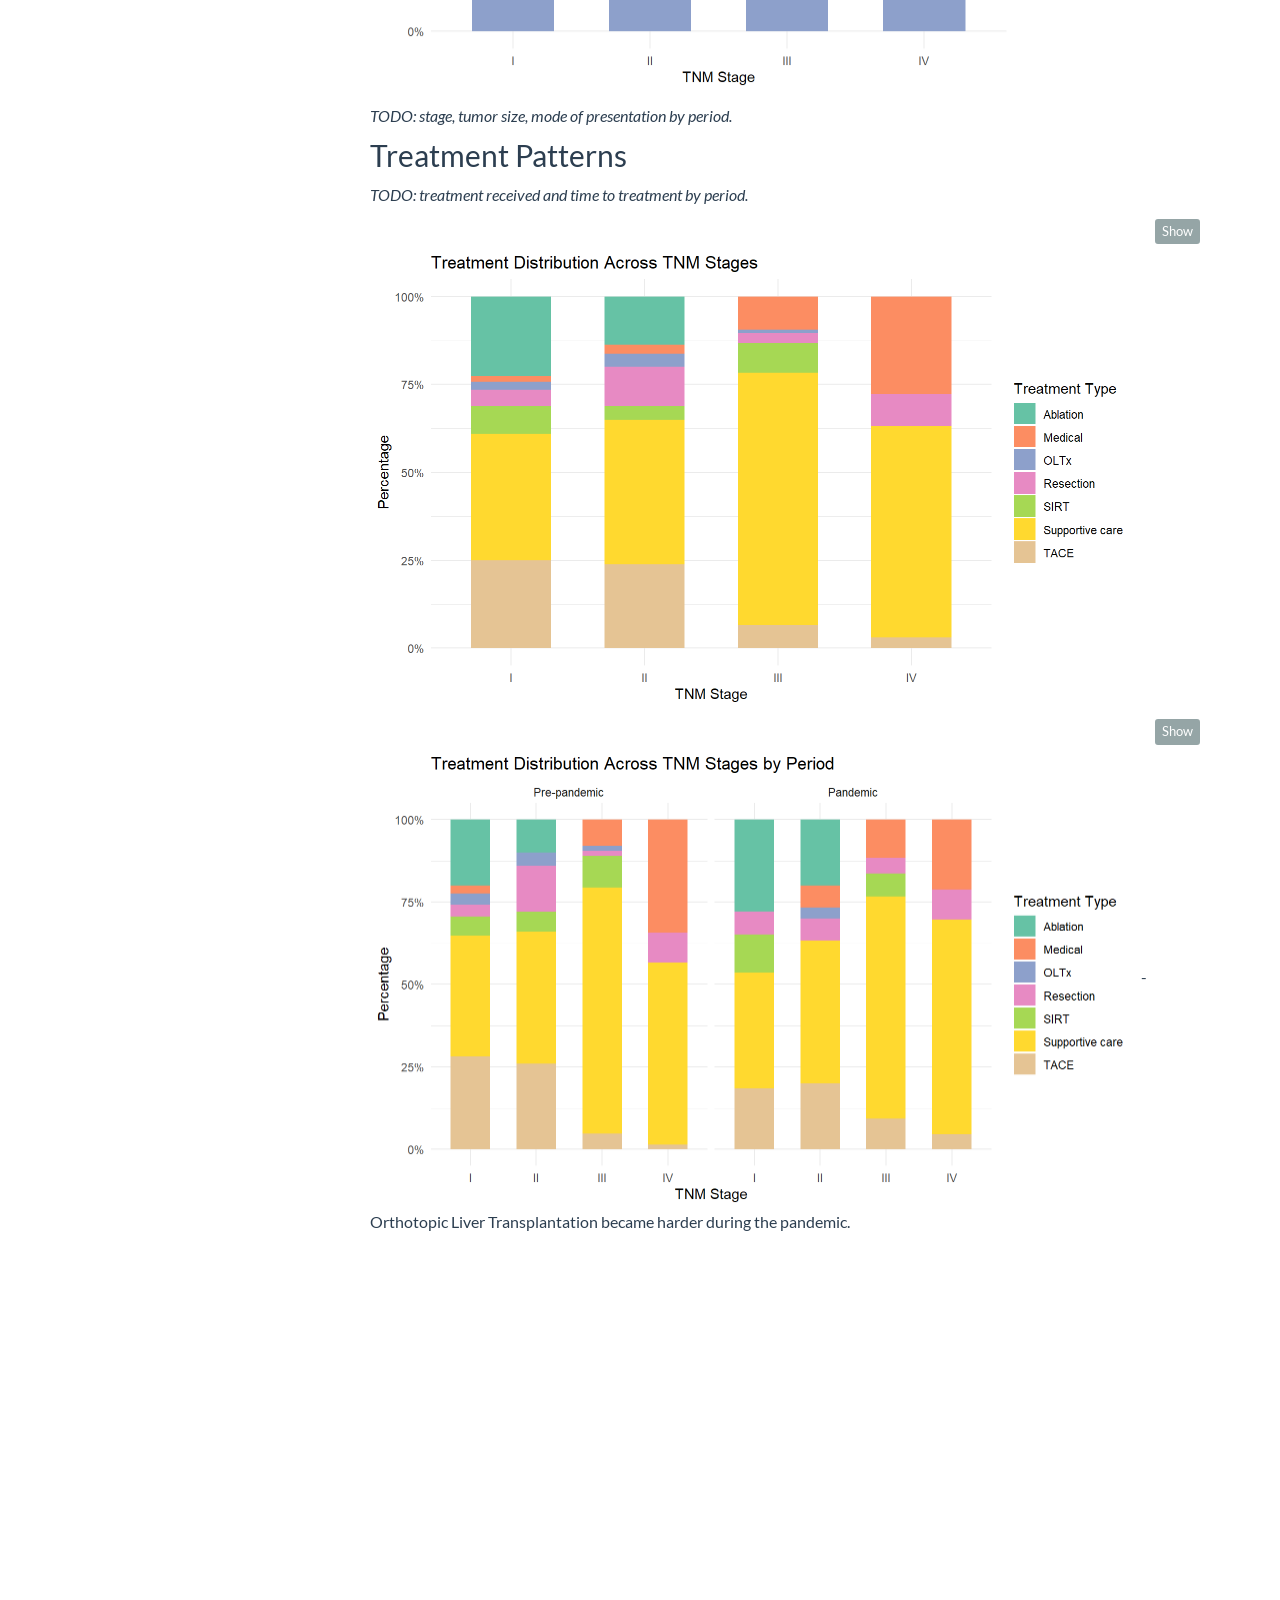
<file: docs/eda.html>
<!DOCTYPE html>

<html>

<head>

<meta charset="utf-8" />
<meta name="generator" content="pandoc" />
<meta http-equiv="X-UA-Compatible" content="IE=EDGE" />




<title>Exploratory Analysis</title>

<script src="site_libs/header-attrs-2.32/header-attrs.js"></script>
<script src="site_libs/jquery-3.6.0/jquery-3.6.0.min.js"></script>
<meta name="viewport" content="width=device-width, initial-scale=1" />
<link href="site_libs/bootstrap-3.3.5/css/flatly.min.css" rel="stylesheet" />
<script src="site_libs/bootstrap-3.3.5/js/bootstrap.min.js"></script>
<script src="site_libs/bootstrap-3.3.5/shim/html5shiv.min.js"></script>
<script src="site_libs/bootstrap-3.3.5/shim/respond.min.js"></script>
<style>h1 {font-size: 34px;}
       h1.title {font-size: 38px;}
       h2 {font-size: 30px;}
       h3 {font-size: 24px;}
       h4 {font-size: 18px;}
       h5 {font-size: 16px;}
       h6 {font-size: 12px;}
       code {color: inherit; background-color: rgba(0, 0, 0, 0.04);}
       pre:not([class]) { background-color: white }</style>
<script src="site_libs/jqueryui-1.13.2/jquery-ui.min.js"></script>
<link href="site_libs/tocify-1.9.1/jquery.tocify.css" rel="stylesheet" />
<script src="site_libs/tocify-1.9.1/jquery.tocify.js"></script>
<script src="site_libs/navigation-1.1/tabsets.js"></script>
<script src="site_libs/navigation-1.1/codefolding.js"></script>
<link href="site_libs/highlightjs-9.12.0/default.css" rel="stylesheet" />
<script src="site_libs/highlightjs-9.12.0/highlight.js"></script>
<link href="site_libs/font-awesome-6.5.2/css/all.min.css" rel="stylesheet" />
<link href="site_libs/font-awesome-6.5.2/css/v4-shims.min.css" rel="stylesheet" />

<style type="text/css">
  code{white-space: pre-wrap;}
  span.smallcaps{font-variant: small-caps;}
  span.underline{text-decoration: underline;}
  div.column{display: inline-block; vertical-align: top; width: 50%;}
  div.hanging-indent{margin-left: 1.5em; text-indent: -1.5em;}
  ul.task-list{list-style: none;}
    </style>

<style type="text/css">code{white-space: pre;}</style>
<script type="text/javascript">
if (window.hljs) {
  hljs.configure({languages: []});
  hljs.initHighlightingOnLoad();
  if (document.readyState && document.readyState === "complete") {
    window.setTimeout(function() { hljs.initHighlighting(); }, 0);
  }
}
</script>






<link rel="stylesheet" href="styles.css" type="text/css" />



<style type = "text/css">
.main-container {
  max-width: 940px;
  margin-left: auto;
  margin-right: auto;
}
img {
  max-width:100%;
}
.tabbed-pane {
  padding-top: 12px;
}
.html-widget {
  margin-bottom: 20px;
}
button.code-folding-btn:focus {
  outline: none;
}
summary {
  display: list-item;
}
details > summary > p:only-child {
  display: inline;
}
pre code {
  padding: 0;
}
</style>


<style type="text/css">
.dropdown-submenu {
  position: relative;
}
.dropdown-submenu>.dropdown-menu {
  top: 0;
  left: 100%;
  margin-top: -6px;
  margin-left: -1px;
  border-radius: 0 6px 6px 6px;
}
.dropdown-submenu:hover>.dropdown-menu {
  display: block;
}
.dropdown-submenu>a:after {
  display: block;
  content: " ";
  float: right;
  width: 0;
  height: 0;
  border-color: transparent;
  border-style: solid;
  border-width: 5px 0 5px 5px;
  border-left-color: #cccccc;
  margin-top: 5px;
  margin-right: -10px;
}
.dropdown-submenu:hover>a:after {
  border-left-color: #adb5bd;
}
.dropdown-submenu.pull-left {
  float: none;
}
.dropdown-submenu.pull-left>.dropdown-menu {
  left: -100%;
  margin-left: 10px;
  border-radius: 6px 0 6px 6px;
}
</style>

<script type="text/javascript">
// manage active state of menu based on current page
$(document).ready(function () {
  // active menu anchor
  href = window.location.pathname
  href = href.substr(href.lastIndexOf('/') + 1)
  if (href === "")
    href = "index.html";
  var menuAnchor = $('a[href="' + href + '"]');

  // mark the anchor link active (and if it's in a dropdown, also mark that active)
  var dropdown = menuAnchor.closest('li.dropdown');
  if (window.bootstrap) { // Bootstrap 4+
    menuAnchor.addClass('active');
    dropdown.find('> .dropdown-toggle').addClass('active');
  } else { // Bootstrap 3
    menuAnchor.parent().addClass('active');
    dropdown.addClass('active');
  }

  // Navbar adjustments
  var navHeight = $(".navbar").first().height() + 15;
  var style = document.createElement('style');
  var pt = "padding-top: " + navHeight + "px; ";
  var mt = "margin-top: -" + navHeight + "px; ";
  var css = "";
  // offset scroll position for anchor links (for fixed navbar)
  for (var i = 1; i <= 6; i++) {
    css += ".section h" + i + "{ " + pt + mt + "}\n";
  }
  style.innerHTML = "body {" + pt + "padding-bottom: 40px; }\n" + css;
  document.head.appendChild(style);
});
</script>

<!-- tabsets -->

<style type="text/css">
.tabset-dropdown > .nav-tabs {
  display: inline-table;
  max-height: 500px;
  min-height: 44px;
  overflow-y: auto;
  border: 1px solid #ddd;
  border-radius: 4px;
}

.tabset-dropdown > .nav-tabs > li.active:before, .tabset-dropdown > .nav-tabs.nav-tabs-open:before {
  content: "\e259";
  font-family: 'Glyphicons Halflings';
  display: inline-block;
  padding: 10px;
  border-right: 1px solid #ddd;
}

.tabset-dropdown > .nav-tabs.nav-tabs-open > li.active:before {
  content: "\e258";
  font-family: 'Glyphicons Halflings';
  border: none;
}

.tabset-dropdown > .nav-tabs > li.active {
  display: block;
}

.tabset-dropdown > .nav-tabs > li > a,
.tabset-dropdown > .nav-tabs > li > a:focus,
.tabset-dropdown > .nav-tabs > li > a:hover {
  border: none;
  display: inline-block;
  border-radius: 4px;
  background-color: transparent;
}

.tabset-dropdown > .nav-tabs.nav-tabs-open > li {
  display: block;
  float: none;
}

.tabset-dropdown > .nav-tabs > li {
  display: none;
}
</style>

<!-- code folding -->
<style type="text/css">
.code-folding-btn { margin-bottom: 4px; }
</style>



<style type="text/css">

#TOC {
  margin: 25px 0px 20px 0px;
}
@media (max-width: 768px) {
#TOC {
  position: relative;
  width: 100%;
}
}

@media print {
.toc-content {
  /* see https://github.com/w3c/csswg-drafts/issues/4434 */
  float: right;
}
}

.toc-content {
  padding-left: 30px;
  padding-right: 40px;
}

div.main-container {
  max-width: 1200px;
}

div.tocify {
  width: 20%;
  max-width: 260px;
  max-height: 85%;
}

@media (min-width: 768px) and (max-width: 991px) {
  div.tocify {
    width: 25%;
  }
}

@media (max-width: 767px) {
  div.tocify {
    width: 100%;
    max-width: none;
  }
}

.tocify ul, .tocify li {
  line-height: 20px;
}

.tocify-subheader .tocify-item {
  font-size: 0.90em;
}

.tocify .list-group-item {
  border-radius: 0px;
}


</style>



</head>

<body>


<div class="container-fluid main-container">


<!-- setup 3col/9col grid for toc_float and main content  -->
<div class="row">
<div class="col-xs-12 col-sm-4 col-md-3">
<div id="TOC" class="tocify">
</div>
</div>

<div class="toc-content col-xs-12 col-sm-8 col-md-9">




<div class="navbar navbar-default  navbar-fixed-top" role="navigation">
  <div class="container">
    <div class="navbar-header">
      <button type="button" class="navbar-toggle collapsed" data-toggle="collapse" data-bs-toggle="collapse" data-target="#navbar" data-bs-target="#navbar">
        <span class="icon-bar"></span>
        <span class="icon-bar"></span>
        <span class="icon-bar"></span>
      </button>
      <a class="navbar-brand" href="index.html">Liver Cancer & COVID-19</a>
    </div>
    <div id="navbar" class="navbar-collapse collapse">
      <ul class="nav navbar-nav">
        <li>
  <a href="index.html">Home</a>
</li>
<li>
  <a href="data.html">Data</a>
</li>
<li>
  <a href="eda.html">EDA</a>
</li>
<li class="dropdown">
  <a href="#" class="dropdown-toggle" data-toggle="dropdown" role="button" data-bs-toggle="dropdown" aria-expanded="false">
    Analysis
     
    <span class="caret"></span>
  </a>
  <ul class="dropdown-menu" role="menu">
    <li>
      <a href="regression.html">Regression</a>
    </li>
    <li>
      <a href="survival.html">Survival Analysis</a>
    </li>
  </ul>
</li>
<li>
  <a href="shiny.html">Shiny App</a>
</li>
<li>
  <a href="report.html">Report</a>
</li>
<li>
  <a href="about.html">About</a>
</li>
      </ul>
      <ul class="nav navbar-nav navbar-right">
        <li>
  <a href="https://github.com/USERNAME/p8105_final_project_HCC">
    <span class="fa fa-github fa-lg"></span>
     
  </a>
</li>
      </ul>
    </div><!--/.nav-collapse -->
  </div><!--/.container -->
</div><!--/.navbar -->

<div id="header">

<div class="btn-group pull-right float-right">
<button type="button" class="btn btn-default btn-xs btn-secondary btn-sm dropdown-toggle" data-toggle="dropdown" data-bs-toggle="dropdown" aria-haspopup="true" aria-expanded="false"><span>Code</span> <span class="caret"></span></button>
<ul class="dropdown-menu dropdown-menu-right" style="min-width: 50px;">
<li><a id="rmd-show-all-code" href="#">Show All Code</a></li>
<li><a id="rmd-hide-all-code" href="#">Hide All Code</a></li>
</ul>
</div>



<h1 class="title toc-ignore">Exploratory Analysis</h1>

</div>


<pre class="r"><code>df = read_csv(&quot;data/liver_clean.csv&quot;) |&gt;
  mutate(
    period = factor(period, levels = c(&quot;Pre-pandemic&quot;, &quot;Pandemic&quot;))
  )</code></pre>
<div id="cohort-characteristics" class="section level2">
<h2>Cohort Characteristics</h2>
<p><em>TODO: descriptive table comparing pre-pandemic and pandemic
cohorts.</em></p>
<pre class="r"><code>df |&gt; 
  mutate(
    date = as.Date(referral_month), 
    month = format(date, &quot;%m&quot;) 
  ) |&gt; 
  count(period, month) |&gt; 
  ggplot(aes(x = month, y = n, fill = period)) +
  geom_col(width = 0.7, show.legend = FALSE) +
  facet_wrap(~ period, scales = &quot;free_y&quot;) +
  geom_text(aes(label = n), vjust = -0.5, size = 3) +
  labs(
    title = &quot;Monthly Distribution of Diagnosed Patients&quot;,
    x = &quot;Month&quot;,
    y = &quot;Number of Patients&quot;
  ) +
  theme_minimal()</code></pre>
<p><img src="eda_files/figure-html/monthly%20distribution-1.png" alt="" width="768" /></p>
<pre class="r"><code>df |&gt; 
  count(period, cancer_type) |&gt;
  ggplot(aes(x = period, y = n, fill = cancer_type)) +
  geom_col(position = &quot;dodge&quot;, width = 0.6) +
  geom_text(aes(label = n), position = position_dodge(0.6), vjust = -0.5, size = 4) +
  labs(
    title = &quot;Comparison of HCC and ICC Counts Between Periods&quot;,
    x = &quot;Period&quot;,
    y = &quot;Number of Patients&quot;,
    fill = &quot;Cancer Type&quot;
  ) +
  theme_minimal() </code></pre>
<p><img src="eda_files/figure-html/HCC&ICC%20counts-1.png" alt="" width="768" /></p>
<pre class="r"><code>df |&gt;
  count(period, etiology) |&gt;
  group_by(period) |&gt;
  mutate(percentage = n / sum(n) * 100) |&gt;
  ggplot(aes(x = period, y = percentage, fill = etiology)) +
  geom_col(position = &quot;fill&quot;, width = 0.6) +
  scale_y_continuous(labels = scales::percent) +
  labs(
    title = &quot;Etiology Spectrum Comparison Between Periods&quot;,
    x = &quot;Period&quot;,
    y = &quot;Percentage&quot;,
    fill = &quot;Etiology&quot;
  ) +
  theme_minimal() +
  scale_fill_brewer(palette = &quot;Paired&quot;)</code></pre>
<p><img src="eda_files/figure-html/etiology-1.png" alt="" width="768" /></p>
<pre class="r"><code>ggplot(df, aes(x = age, y = tumor_size, color = period)) +
  geom_point(alpha = 0.6, size = 2) +
  geom_smooth(method = &quot;lm&quot;, se = TRUE, linetype = &quot;dashed&quot;) + 
  facet_wrap(~ period) +
  labs(
    title = &quot;Age vs. Tumor Size Trends by Period&quot;,
    x = &quot;Age (Years)&quot;,
    y = &quot;Tumor Size (cm)&quot;,
    color = &quot;Period&quot;
  ) +
  theme_minimal()</code></pre>
<p><img src="eda_files/figure-html/tumor%20size%20&%20age-1.png" alt="" width="768" /></p>
<pre class="r"><code>df |&gt;
  count(period, presentation) |&gt;
  group_by(period) |&gt;
  mutate(percentage = n / sum(n) * 100) |&gt;
  ggplot( aes(x = period, y = percentage, fill = presentation)) +
  geom_col(position = &quot;dodge&quot;, width = 0.5) +
  geom_text(aes(label = sprintf(&quot;%.1f%%&quot;, percentage)), 
            position = position_dodge(0.5), vjust = -0.5, size = 3.5) +
  labs(
    title = &quot;Comparison of Incidental Cases Between Periods&quot;,
    x = &quot;Period&quot;,
    y = &quot;Percentage (%)&quot;,
    fill = &quot;Incidental Type&quot;
  ) +
  theme_minimal()</code></pre>
<p><img src="eda_files/figure-html/unnamed-chunk-1-1.png" alt="" width="768" /></p>
</div>
<div id="clinical-presentation" class="section level2">
<h2>Clinical Presentation</h2>
<pre class="r"><code>df |&gt; 
  filter(!is.na(tnm_stage), !is.na(presentation)) |&gt; 
  count(tnm_stage, presentation) |&gt; 
  group_by(tnm_stage) |&gt; 
  mutate(percentage = n / sum(n) * 100) |&gt; 
  ungroup() |&gt; 
  ggplot(aes(x = tnm_stage, y = percentage, fill = presentation)) +
  geom_col(position = &quot;fill&quot;, width = 0.6) +
  scale_y_continuous(labels = scales::percent_format()) +
  labs(
    title = &quot;Proportion of Presentations Across TNM Stages&quot;,
    x = &quot;TNM Stage&quot;,
    y = &quot;Percentage&quot;,
    fill = &quot;Presentation&quot;
  ) +
  theme_minimal() +
  scale_fill_brewer(palette = &quot;Set2&quot;)</code></pre>
<p><img src="eda_files/figure-html/satge&presentation-1.png" alt="" width="768" /></p>
<p><em>TODO: stage, tumor size, mode of presentation by period.</em></p>
</div>
<div id="treatment-patterns" class="section level2">
<h2>Treatment Patterns</h2>
<p><em>TODO: treatment received and time to treatment by
period.</em></p>
<pre class="r"><code>df |&gt; 
  filter(!is.na(tnm_stage), !is.na(treatment)) |&gt; 
  count(tnm_stage, treatment) |&gt; 
  group_by(tnm_stage) |&gt; 
  mutate(percentage = n / sum(n) * 100) |&gt; 
  ungroup() |&gt; 
  ggplot(aes(x = tnm_stage, y = percentage, fill = treatment)) +
  geom_col(position = &quot;fill&quot;, width = 0.6) +
  scale_y_continuous(labels = scales::percent_format()) +
  labs(
    title = &quot;Treatment Distribution Across TNM Stages&quot;,
    x = &quot;TNM Stage&quot;,
    y = &quot;Percentage&quot;,
    fill = &quot;Treatment Type&quot;
  ) +
  theme_minimal() +
  scale_fill_brewer(palette = &quot;Set2&quot;) </code></pre>
<p><img src="eda_files/figure-html/unnamed-chunk-2-1.png" alt="" width="768" /></p>
<pre class="r"><code>df |&gt; 
  filter(!is.na(period), !is.na(tnm_stage), !is.na(treatment)) |&gt; 
  count(period, tnm_stage, treatment) |&gt; 
  group_by(period, tnm_stage) |&gt; 
  mutate(percentage = n / sum(n) * 100) |&gt; 
  ungroup() |&gt; 
  ggplot(aes(x = tnm_stage, y = percentage, fill = treatment)) +
  geom_col(position = &quot;fill&quot;, width = 0.6) +
  facet_wrap(~ period) +
  
  scale_y_continuous(labels = scales::percent_format()) +
  labs(
    title = &quot;Treatment Distribution Across TNM Stages by Period&quot;,
    x = &quot;TNM Stage&quot;,
    y = &quot;Percentage&quot;,
    fill = &quot;Treatment Type&quot;
  ) +
  theme_minimal() +
  scale_fill_brewer(palette = &quot;Set2&quot;)</code></pre>
<p><img src="eda_files/figure-html/unnamed-chunk-3-1.png" alt="" width="768" />
- Orthotopic Liver Transplantation became harder during the
pandemic.</p>
</div>



</div>
</div>

</div>

<script>

// add bootstrap table styles to pandoc tables
function bootstrapStylePandocTables() {
  $('tr.odd').parent('tbody').parent('table').addClass('table table-condensed');
}
$(document).ready(function () {
  bootstrapStylePandocTables();
});


</script>

<!-- tabsets -->

<script>
$(document).ready(function () {
  window.buildTabsets("TOC");
});

$(document).ready(function () {
  $('.tabset-dropdown > .nav-tabs > li').click(function () {
    $(this).parent().toggleClass('nav-tabs-open');
  });
});
</script>

<!-- code folding -->
<script>
$(document).ready(function () {
  window.initializeCodeFolding("hide" === "show");
});
</script>

<script>
$(document).ready(function ()  {

    // temporarily add toc-ignore selector to headers for the consistency with Pandoc
    $('.unlisted.unnumbered').addClass('toc-ignore')

    // move toc-ignore selectors from section div to header
    $('div.section.toc-ignore')
        .removeClass('toc-ignore')
        .children('h1,h2,h3,h4,h5').addClass('toc-ignore');

    // establish options
    var options = {
      selectors: "h1,h2,h3",
      theme: "bootstrap3",
      context: '.toc-content',
      hashGenerator: function (text) {
        return text.replace(/[.\\/?&!#<>]/g, '').replace(/\s/g, '_');
      },
      ignoreSelector: ".toc-ignore",
      scrollTo: 0
    };
    options.showAndHide = true;
    options.smoothScroll = true;

    // tocify
    var toc = $("#TOC").tocify(options).data("toc-tocify");
});
</script>

<!-- dynamically load mathjax for compatibility with self-contained -->
<script>
  (function () {
    var script = document.createElement("script");
    script.type = "text/javascript";
    script.src  = "https://mathjax.rstudio.com/latest/MathJax.js?config=TeX-AMS-MML_HTMLorMML";
    document.getElementsByTagName("head")[0].appendChild(script);
  })();
</script>

</body>
</html>
</file>
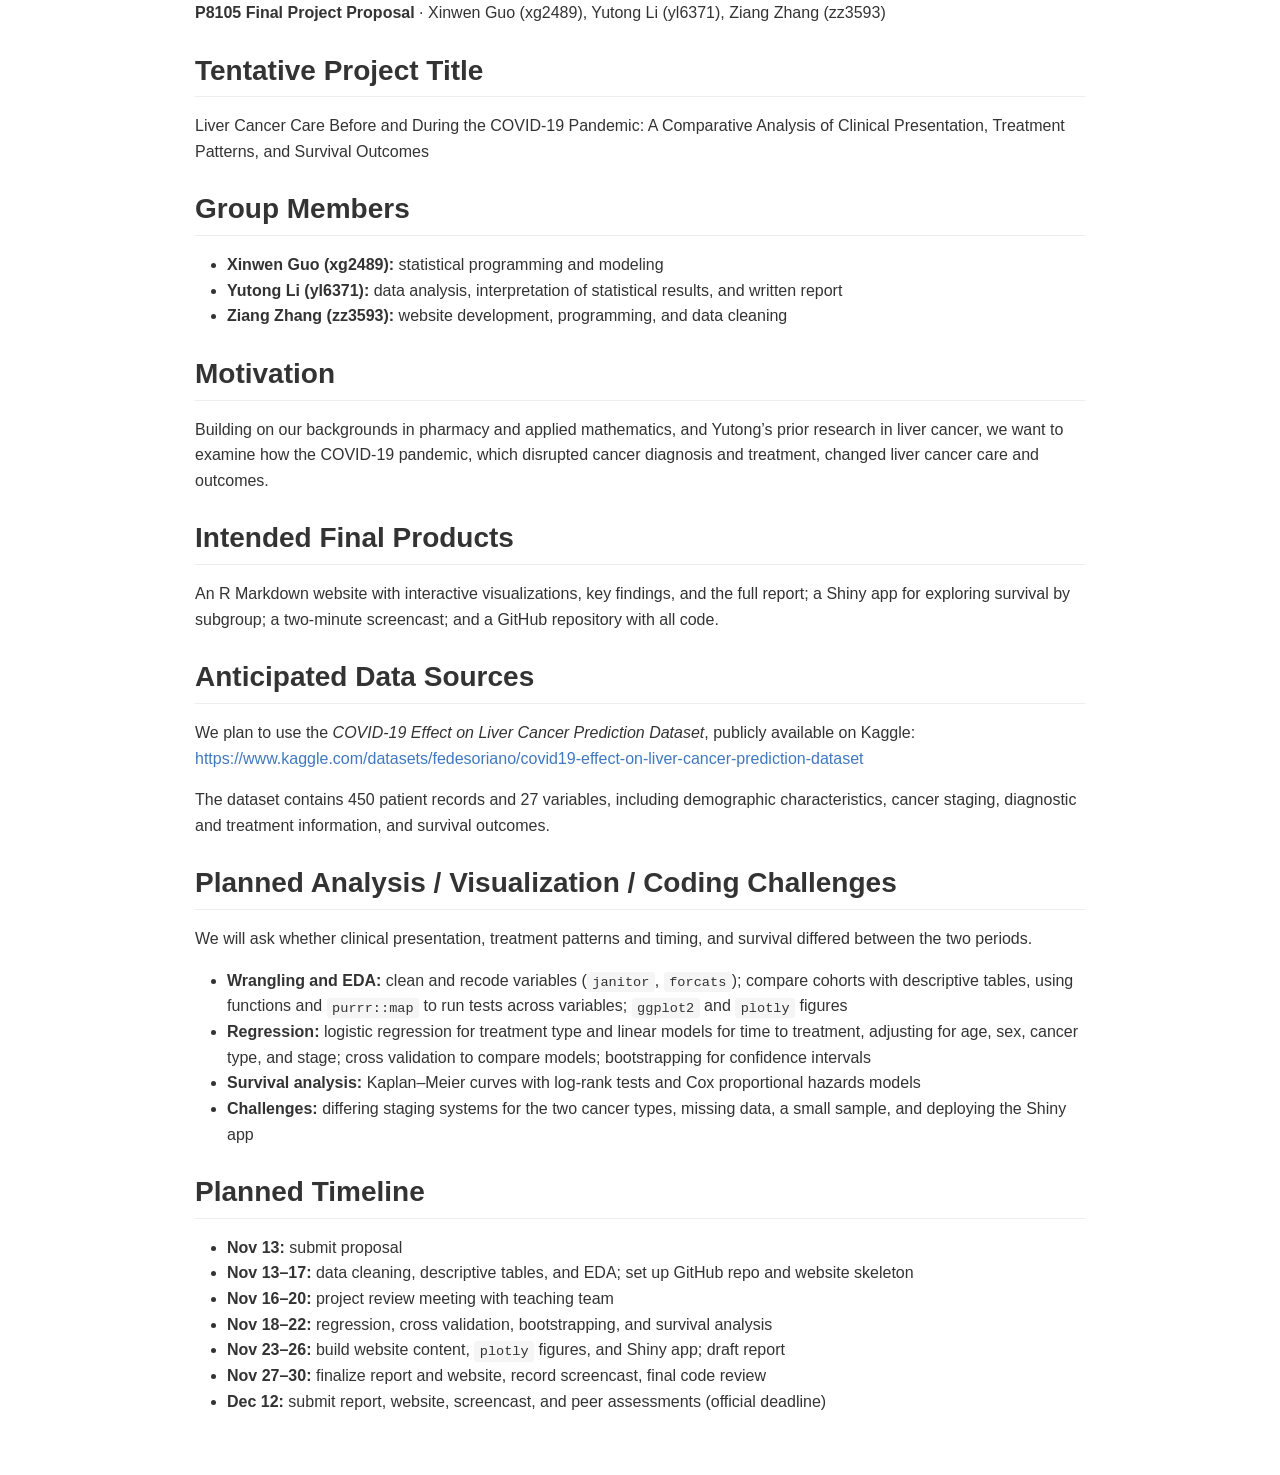
<file: docs/final_project_proposal.html>
<!DOCTYPE html>

<html xmlns="http://www.w3.org/1999/xhtml">

<head>

<meta charset="utf-8">
<meta http-equiv="Content-Type" content="text/html; charset=utf-8" />
<meta name="generator" content="pandoc" />
<meta name="viewport" content="width=device-width, initial-scale=1">

<style type="text/css">
@font-face {
font-family: octicons-link;
src: url([data-uri]) format('woff');
}
body {
-webkit-text-size-adjust: 100%;
text-size-adjust: 100%;
color: #333;
font-family: "Helvetica Neue", Helvetica, "Segoe UI", Arial, freesans, sans-serif, "Apple Color Emoji", "Segoe UI Emoji", "Segoe UI Symbol";
font-size: 16px;
line-height: 1.6;
word-wrap: break-word;
}
a {
background-color: transparent;
}
a:active,
a:hover {
outline: 0;
}
strong {
font-weight: bold;
}
h1 {
font-size: 2em;
margin: 0.67em 0;
}
img {
border: 0;
}
hr {
box-sizing: content-box;
height: 0;
}
pre {
overflow: auto;
}
code,
kbd,
pre {
font-family: monospace, monospace;
font-size: 1em;
}
input {
color: inherit;
font: inherit;
margin: 0;
}
html input[disabled] {
cursor: default;
}
input {
line-height: normal;
}
input[type="checkbox"] {
box-sizing: border-box;
padding: 0;
}
table {
border-collapse: collapse;
border-spacing: 0;
}
td,
th {
padding: 0;
}
* {
box-sizing: border-box;
}
input {
font: 13px / 1.4 Helvetica, arial, nimbussansl, liberationsans, freesans, clean, sans-serif, "Apple Color Emoji", "Segoe UI Emoji", "Segoe UI Symbol";
}
a {
color: #4078c0;
text-decoration: none;
}
a:hover,
a:active {
text-decoration: underline;
}
hr {
height: 0;
margin: 15px 0;
overflow: hidden;
background: transparent;
border: 0;
border-bottom: 1px solid #ddd;
}
hr:before {
display: table;
content: "";
}
hr:after {
display: table;
clear: both;
content: "";
}
h1,
h2,
h3,
h4,
h5,
h6 {
margin-top: 15px;
margin-bottom: 15px;
line-height: 1.1;
}
h1 {
font-size: 30px;
}
h2 {
font-size: 21px;
}
h3 {
font-size: 16px;
}
h4 {
font-size: 14px;
}
h5 {
font-size: 12px;
}
h6 {
font-size: 11px;
}
blockquote {
margin: 0;
}
ul,
ol {
padding: 0;
margin-top: 0;
margin-bottom: 0;
}
ol ol,
ul ol {
list-style-type: lower-roman;
}
ul ul ol,
ul ol ol,
ol ul ol,
ol ol ol {
list-style-type: lower-alpha;
}
dd {
margin-left: 0;
}
code {
font-family: Consolas, "Liberation Mono", Menlo, Courier, monospace;
font-size: 12px;
}
pre {
margin-top: 0;
margin-bottom: 0;
font: 12px Consolas, "Liberation Mono", Menlo, Courier, monospace;
}
.select::-ms-expand {
opacity: 0;
}
.octicon {
font: normal normal normal 16px/1 octicons-link;
display: inline-block;
text-decoration: none;
text-rendering: auto;
-webkit-font-smoothing: antialiased;
-moz-osx-font-smoothing: grayscale;
-webkit-user-select: none;
-moz-user-select: none;
-ms-user-select: none;
user-select: none;
}
.octicon-link:before {
content: '\f05c';
}
.markdown-body:before {
display: table;
content: "";
}
.markdown-body:after {
display: table;
clear: both;
content: "";
}
.markdown-body>*:first-child {
margin-top: 0 !important;
}
.markdown-body>*:last-child {
margin-bottom: 0 !important;
}
a:not([href]) {
color: inherit;
text-decoration: none;
}
.anchor {
display: inline-block;
padding-right: 2px;
margin-left: -18px;
}
.anchor:focus {
outline: none;
}
h1,
h2,
h3,
h4,
h5,
h6 {
margin-top: 1em;
margin-bottom: 16px;
font-weight: bold;
line-height: 1.4;
}
h1 .octicon-link,
h2 .octicon-link,
h3 .octicon-link,
h4 .octicon-link,
h5 .octicon-link,
h6 .octicon-link {
color: #000;
vertical-align: middle;
visibility: hidden;
}
h1:hover .anchor,
h2:hover .anchor,
h3:hover .anchor,
h4:hover .anchor,
h5:hover .anchor,
h6:hover .anchor {
text-decoration: none;
}
h1:hover .anchor .octicon-link,
h2:hover .anchor .octicon-link,
h3:hover .anchor .octicon-link,
h4:hover .anchor .octicon-link,
h5:hover .anchor .octicon-link,
h6:hover .anchor .octicon-link {
visibility: visible;
}
h1 {
padding-bottom: 0.3em;
font-size: 2.25em;
line-height: 1.2;
border-bottom: 1px solid #eee;
}
h1 .anchor {
line-height: 1;
}
h2 {
padding-bottom: 0.3em;
font-size: 1.75em;
line-height: 1.225;
border-bottom: 1px solid #eee;
}
h2 .anchor {
line-height: 1;
}
h3 {
font-size: 1.5em;
line-height: 1.43;
}
h3 .anchor {
line-height: 1.2;
}
h4 {
font-size: 1.25em;
}
h4 .anchor {
line-height: 1.2;
}
h5 {
font-size: 1em;
}
h5 .anchor {
line-height: 1.1;
}
h6 {
font-size: 1em;
color: #777;
}
h6 .anchor {
line-height: 1.1;
}
p,
blockquote,
ul,
ol,
dl,
table,
pre {
margin-top: 0;
margin-bottom: 16px;
}
hr {
height: 4px;
padding: 0;
margin: 16px 0;
background-color: #e7e7e7;
border: 0 none;
}
ul,
ol {
padding-left: 2em;
}
ul ul,
ul ol,
ol ol,
ol ul {
margin-top: 0;
margin-bottom: 0;
}
li>p {
margin-top: 16px;
}
dl {
padding: 0;
}
dl dt {
padding: 0;
margin-top: 16px;
font-size: 1em;
font-style: italic;
font-weight: bold;
}
dl dd {
padding: 0 16px;
margin-bottom: 16px;
}
blockquote {
padding: 0 15px;
color: #777;
border-left: 4px solid #ddd;
}
blockquote>:first-child {
margin-top: 0;
}
blockquote>:last-child {
margin-bottom: 0;
}
table {
display: block;
width: 100%;
overflow: auto;
word-break: normal;
word-break: keep-all;
}
table th {
font-weight: bold;
}
table th,
table td {
padding: 6px 13px;
border: 1px solid #ddd;
}
table tr {
background-color: #fff;
border-top: 1px solid #ccc;
}
table tr:nth-child(2n) {
background-color: #f8f8f8;
}
img {
max-width: 100%;
box-sizing: content-box;
background-color: #fff;
}
code {
padding: 0;
padding-top: 0.2em;
padding-bottom: 0.2em;
margin: 0;
font-size: 85%;
background-color: rgba(0,0,0,0.04);
border-radius: 3px;
}
code:before,
code:after {
letter-spacing: -0.2em;
content: "\00a0";
}
pre>code {
padding: 0;
margin: 0;
font-size: 100%;
word-break: normal;
white-space: pre;
background: transparent;
border: 0;
}
.highlight {
margin-bottom: 16px;
}
.highlight pre,
pre {
padding: 16px;
overflow: auto;
font-size: 85%;
line-height: 1.45;
background-color: #f7f7f7;
border-radius: 3px;
}
.highlight pre {
margin-bottom: 0;
word-break: normal;
}
pre {
word-wrap: normal;
}
pre code {
display: inline;
max-width: initial;
padding: 0;
margin: 0;
overflow: initial;
line-height: inherit;
word-wrap: normal;
background-color: transparent;
border: 0;
}
pre code:before,
pre code:after {
content: normal;
}
kbd {
display: inline-block;
padding: 3px 5px;
font-size: 11px;
line-height: 10px;
color: #555;
vertical-align: middle;
background-color: #fcfcfc;
border: solid 1px #ccc;
border-bottom-color: #bbb;
border-radius: 3px;
box-shadow: inset 0 -1px 0 #bbb;
}
.pl-c {
color: #969896;
}
.pl-c1,
.pl-s .pl-v {
color: #0086b3;
}
.pl-e,
.pl-en {
color: #795da3;
}
.pl-s .pl-s1,
.pl-smi {
color: #333;
}
.pl-ent {
color: #63a35c;
}
.pl-k {
color: #a71d5d;
}
.pl-pds,
.pl-s,
.pl-s .pl-pse .pl-s1,
.pl-sr,
.pl-sr .pl-cce,
.pl-sr .pl-sra,
.pl-sr .pl-sre {
color: #183691;
}
.pl-v {
color: #ed6a43;
}
.pl-id {
color: #b52a1d;
}
.pl-ii {
background-color: #b52a1d;
color: #f8f8f8;
}
.pl-sr .pl-cce {
color: #63a35c;
font-weight: bold;
}
.pl-ml {
color: #693a17;
}
.pl-mh,
.pl-mh .pl-en,
.pl-ms {
color: #1d3e81;
font-weight: bold;
}
.pl-mq {
color: #008080;
}
.pl-mi {
color: #333;
font-style: italic;
}
.pl-mb {
color: #333;
font-weight: bold;
}
.pl-md {
background-color: #ffecec;
color: #bd2c00;
}
.pl-mi1 {
background-color: #eaffea;
color: #55a532;
}
.pl-mdr {
color: #795da3;
font-weight: bold;
}
.pl-mo {
color: #1d3e81;
}
kbd {
display: inline-block;
padding: 3px 5px;
font: 11px Consolas, "Liberation Mono", Menlo, Courier, monospace;
line-height: 10px;
color: #555;
vertical-align: middle;
background-color: #fcfcfc;
border: solid 1px #ccc;
border-bottom-color: #bbb;
border-radius: 3px;
box-shadow: inset 0 -1px 0 #bbb;
}
.task-list-item {
list-style-type: none;
}
.task-list-item+.task-list-item {
margin-top: 3px;
}
.task-list-item input {
margin: 0 0.35em 0.25em -1.6em;
vertical-align: middle;
}
:checked+.radio-label {
z-index: 1;
position: relative;
border-color: #4078c0;
}
.sourceLine {
display: inline-block;
}
code .kw { color: #000000; }
code .dt { color: #ed6a43; }
code .dv { color: #009999; }
code .bn { color: #009999; }
code .fl { color: #009999; }
code .ch { color: #009999; }
code .st { color: #183691; }
code .co { color: #969896; }
code .ot { color: #0086b3; }
code .al { color: #a61717; }
code .fu { color: #63a35c; }
code .er { color: #a61717; background-color: #e3d2d2; }
code .wa { color: #000000; }
code .cn { color: #008080; }
code .sc { color: #008080; }
code .vs { color: #183691; }
code .ss { color: #183691; }
code .im { color: #000000; }
code .va {color: #008080; }
code .cf { color: #000000; }
code .op { color: #000000; }
code .bu { color: #000000; }
code .ex { color: #000000; }
code .pp { color: #999999; }
code .at { color: #008080; }
code .do { color: #969896; }
code .an { color: #008080; }
code .cv { color: #008080; }
code .in { color: #008080; }
</style>
<style>
body {
box-sizing: border-box;
min-width: 200px;
max-width: 980px;
margin: 0 auto;
padding: 45px;
padding-top: 0px;
}
</style>


</head>

<body>

<p><strong>P8105 Final Project Proposal</strong> · Xinwen Guo (xg2489),
Yutong Li (yl6371), Ziang Zhang (zz3593)</p>
<h2 id="tentative-project-title">Tentative Project Title</h2>
<p>Liver Cancer Care Before and During the COVID-19 Pandemic: A
Comparative Analysis of Clinical Presentation, Treatment Patterns, and
Survival Outcomes</p>
<h2 id="group-members">Group Members</h2>
<ul>
<li><strong>Xinwen Guo (xg2489):</strong> statistical programming and
modeling</li>
<li><strong>Yutong Li (yl6371):</strong> data analysis, interpretation
of statistical results, and written report</li>
<li><strong>Ziang Zhang (zz3593):</strong> website development,
programming, and data cleaning</li>
</ul>
<h2 id="motivation">Motivation</h2>
<p>Building on our backgrounds in pharmacy and applied mathematics, and
Yutong’s prior research in liver cancer, we want to examine how the
COVID-19 pandemic, which disrupted cancer diagnosis and treatment,
changed liver cancer care and outcomes.</p>
<h2 id="intended-final-products">Intended Final Products</h2>
<p>An R Markdown website with interactive visualizations, key findings,
and the full report; a Shiny app for exploring survival by subgroup; a
two-minute screencast; and a GitHub repository with all code.</p>
<h2 id="anticipated-data-sources">Anticipated Data Sources</h2>
<p>We plan to use the <em>COVID-19 Effect on Liver Cancer Prediction
Dataset</em>, publicly available on Kaggle: <a href="https://www.kaggle.com/datasets/fedesoriano/covid19-effect-on-liver-cancer-prediction-dataset">https://www.kaggle.com/datasets/fedesoriano/covid19-effect-on-liver-cancer-prediction-dataset</a></p>
<p>The dataset contains 450 patient records and 27 variables, including
demographic characteristics, cancer staging, diagnostic and treatment
information, and survival outcomes.</p>
<h2 id="planned-analysis--visualization--coding-challenges">Planned
Analysis / Visualization / Coding Challenges</h2>
<p>We will ask whether clinical presentation, treatment patterns and
timing, and survival differed between the two periods.</p>
<ul>
<li><strong>Wrangling and EDA:</strong> clean and recode variables
(<code>janitor</code>, <code>forcats</code>); compare cohorts with
descriptive tables, using functions and <code>purrr::map</code> to run
tests across variables; <code>ggplot2</code> and <code>plotly</code>
figures</li>
<li><strong>Regression:</strong> logistic regression for treatment type
and linear models for time to treatment, adjusting for age, sex, cancer
type, and stage; cross validation to compare models; bootstrapping for
confidence intervals</li>
<li><strong>Survival analysis:</strong> Kaplan–Meier curves with
log-rank tests and Cox proportional hazards models</li>
<li><strong>Challenges:</strong> differing staging systems for the two
cancer types, missing data, a small sample, and deploying the Shiny
app</li>
</ul>
<h2 id="planned-timeline">Planned Timeline</h2>
<ul>
<li><strong>Nov 13:</strong> submit proposal</li>
<li><strong>Nov 13–17:</strong> data cleaning, descriptive tables, and
EDA; set up GitHub repo and website skeleton</li>
<li><strong>Nov 16–20:</strong> project review meeting with teaching
team</li>
<li><strong>Nov 18–22:</strong> regression, cross validation,
bootstrapping, and survival analysis</li>
<li><strong>Nov 23–26:</strong> build website content,
<code>plotly</code> figures, and Shiny app; draft report</li>
<li><strong>Nov 27–30:</strong> finalize report and website, record
screencast, final code review</li>
<li><strong>Dec 12:</strong> submit report, website, screencast, and
peer assessments (official deadline)</li>
</ul>

</body>
</html>
</file>
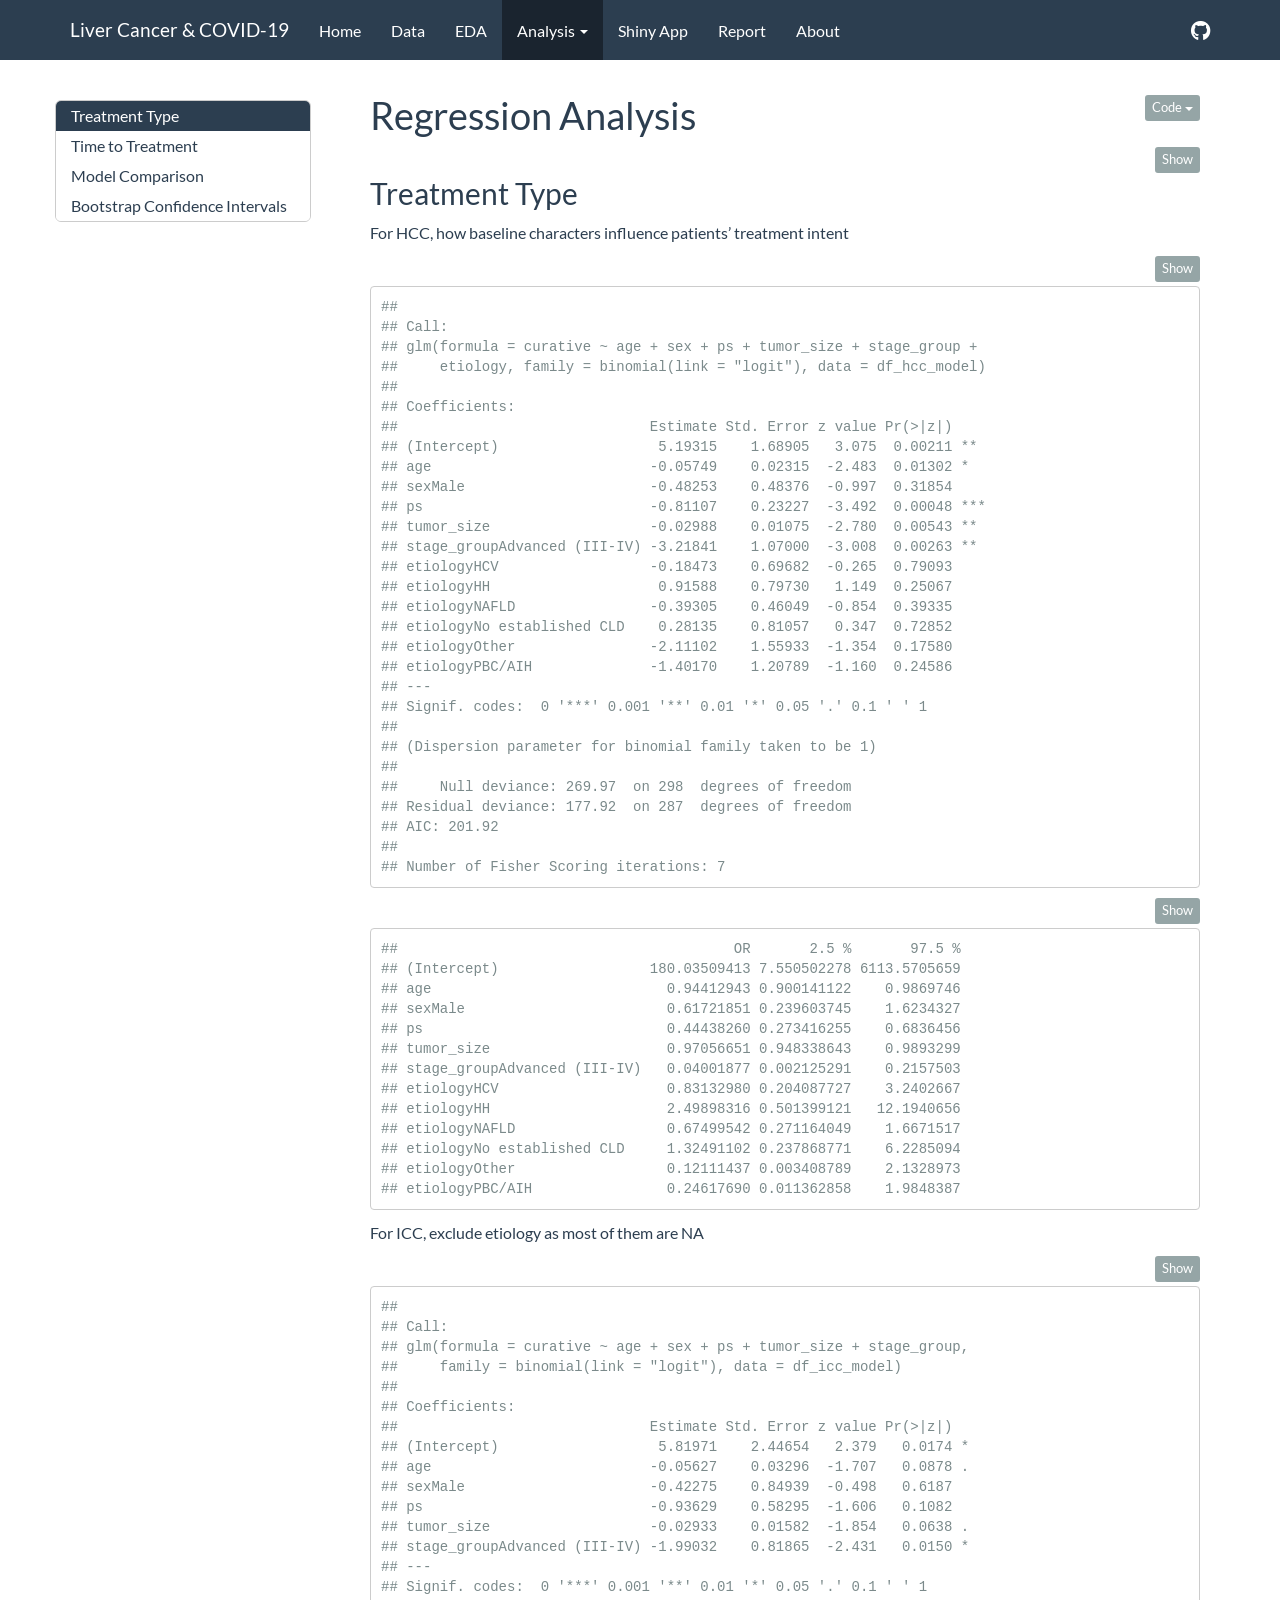
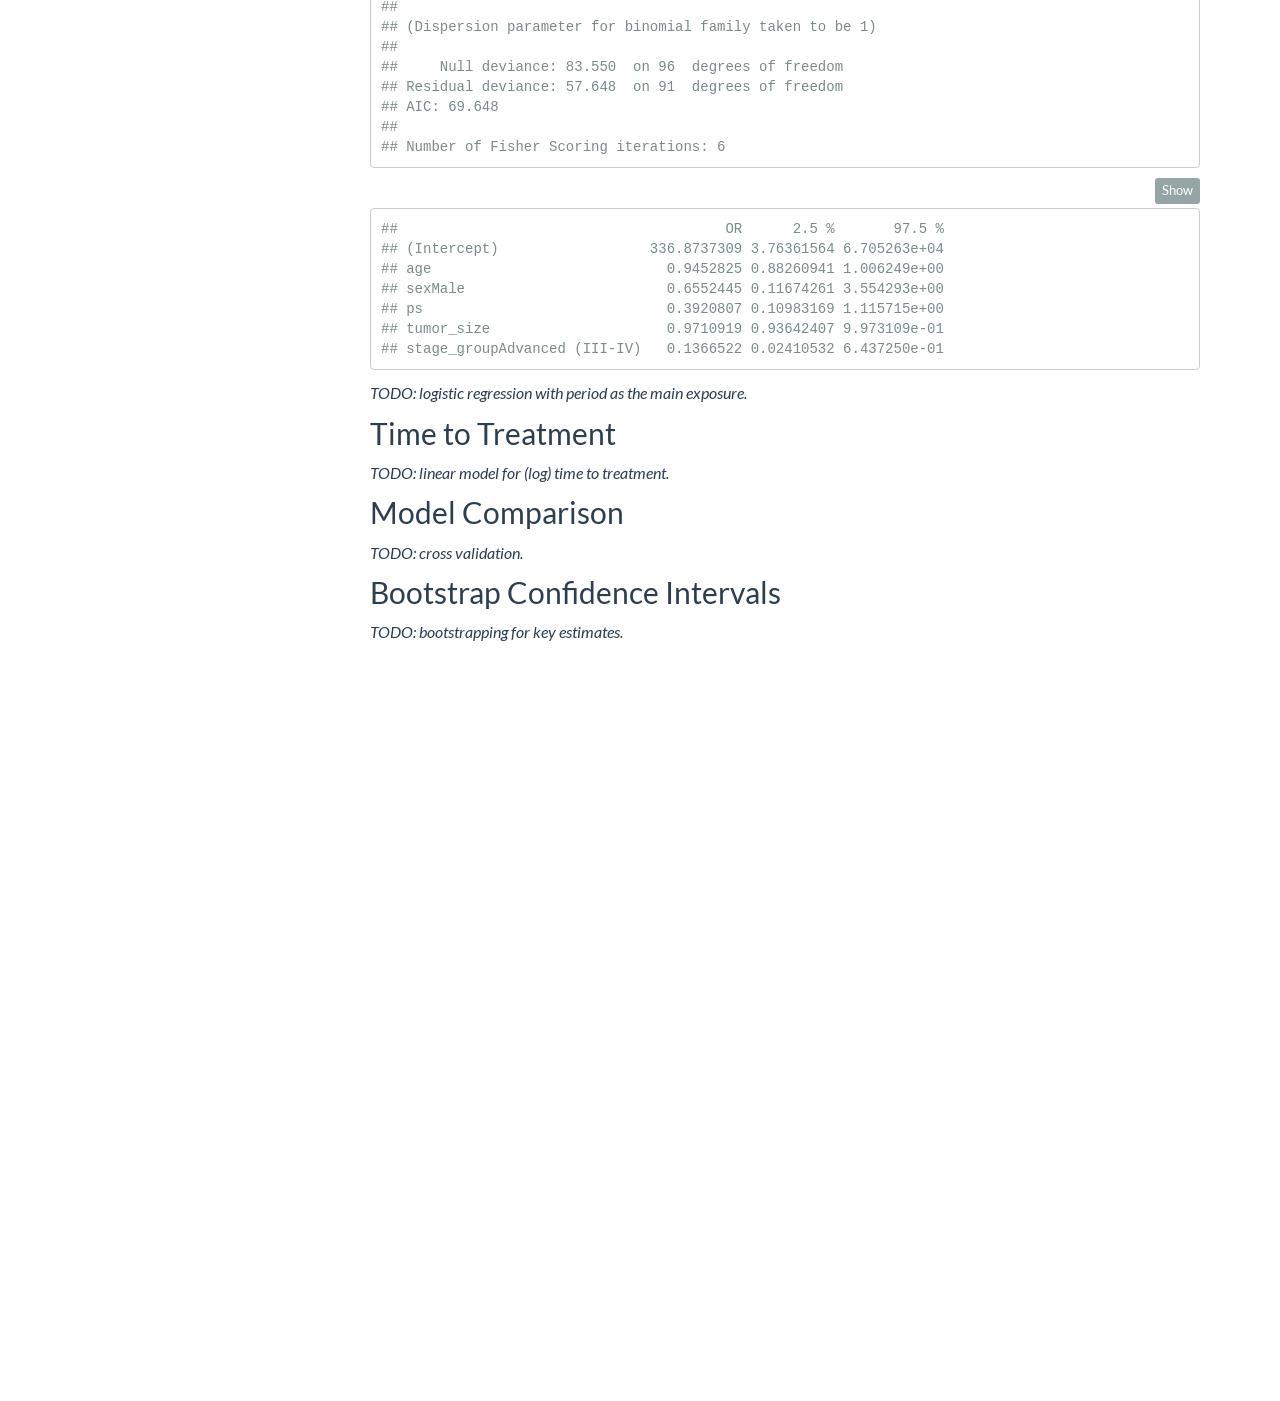
<file: docs/regression.html>
<!DOCTYPE html>

<html>

<head>

<meta charset="utf-8" />
<meta name="generator" content="pandoc" />
<meta http-equiv="X-UA-Compatible" content="IE=EDGE" />




<title>Regression Analysis</title>

<script src="site_libs/header-attrs-2.32/header-attrs.js"></script>
<script src="site_libs/jquery-3.6.0/jquery-3.6.0.min.js"></script>
<meta name="viewport" content="width=device-width, initial-scale=1" />
<link href="site_libs/bootstrap-3.3.5/css/flatly.min.css" rel="stylesheet" />
<script src="site_libs/bootstrap-3.3.5/js/bootstrap.min.js"></script>
<script src="site_libs/bootstrap-3.3.5/shim/html5shiv.min.js"></script>
<script src="site_libs/bootstrap-3.3.5/shim/respond.min.js"></script>
<style>h1 {font-size: 34px;}
       h1.title {font-size: 38px;}
       h2 {font-size: 30px;}
       h3 {font-size: 24px;}
       h4 {font-size: 18px;}
       h5 {font-size: 16px;}
       h6 {font-size: 12px;}
       code {color: inherit; background-color: rgba(0, 0, 0, 0.04);}
       pre:not([class]) { background-color: white }</style>
<script src="site_libs/jqueryui-1.13.2/jquery-ui.min.js"></script>
<link href="site_libs/tocify-1.9.1/jquery.tocify.css" rel="stylesheet" />
<script src="site_libs/tocify-1.9.1/jquery.tocify.js"></script>
<script src="site_libs/navigation-1.1/tabsets.js"></script>
<script src="site_libs/navigation-1.1/codefolding.js"></script>
<link href="site_libs/highlightjs-9.12.0/default.css" rel="stylesheet" />
<script src="site_libs/highlightjs-9.12.0/highlight.js"></script>
<link href="site_libs/font-awesome-6.5.2/css/all.min.css" rel="stylesheet" />
<link href="site_libs/font-awesome-6.5.2/css/v4-shims.min.css" rel="stylesheet" />

<style type="text/css">
  code{white-space: pre-wrap;}
  span.smallcaps{font-variant: small-caps;}
  span.underline{text-decoration: underline;}
  div.column{display: inline-block; vertical-align: top; width: 50%;}
  div.hanging-indent{margin-left: 1.5em; text-indent: -1.5em;}
  ul.task-list{list-style: none;}
    </style>

<style type="text/css">code{white-space: pre;}</style>
<script type="text/javascript">
if (window.hljs) {
  hljs.configure({languages: []});
  hljs.initHighlightingOnLoad();
  if (document.readyState && document.readyState === "complete") {
    window.setTimeout(function() { hljs.initHighlighting(); }, 0);
  }
}
</script>






<link rel="stylesheet" href="styles.css" type="text/css" />



<style type = "text/css">
.main-container {
  max-width: 940px;
  margin-left: auto;
  margin-right: auto;
}
img {
  max-width:100%;
}
.tabbed-pane {
  padding-top: 12px;
}
.html-widget {
  margin-bottom: 20px;
}
button.code-folding-btn:focus {
  outline: none;
}
summary {
  display: list-item;
}
details > summary > p:only-child {
  display: inline;
}
pre code {
  padding: 0;
}
</style>


<style type="text/css">
.dropdown-submenu {
  position: relative;
}
.dropdown-submenu>.dropdown-menu {
  top: 0;
  left: 100%;
  margin-top: -6px;
  margin-left: -1px;
  border-radius: 0 6px 6px 6px;
}
.dropdown-submenu:hover>.dropdown-menu {
  display: block;
}
.dropdown-submenu>a:after {
  display: block;
  content: " ";
  float: right;
  width: 0;
  height: 0;
  border-color: transparent;
  border-style: solid;
  border-width: 5px 0 5px 5px;
  border-left-color: #cccccc;
  margin-top: 5px;
  margin-right: -10px;
}
.dropdown-submenu:hover>a:after {
  border-left-color: #adb5bd;
}
.dropdown-submenu.pull-left {
  float: none;
}
.dropdown-submenu.pull-left>.dropdown-menu {
  left: -100%;
  margin-left: 10px;
  border-radius: 6px 0 6px 6px;
}
</style>

<script type="text/javascript">
// manage active state of menu based on current page
$(document).ready(function () {
  // active menu anchor
  href = window.location.pathname
  href = href.substr(href.lastIndexOf('/') + 1)
  if (href === "")
    href = "index.html";
  var menuAnchor = $('a[href="' + href + '"]');

  // mark the anchor link active (and if it's in a dropdown, also mark that active)
  var dropdown = menuAnchor.closest('li.dropdown');
  if (window.bootstrap) { // Bootstrap 4+
    menuAnchor.addClass('active');
    dropdown.find('> .dropdown-toggle').addClass('active');
  } else { // Bootstrap 3
    menuAnchor.parent().addClass('active');
    dropdown.addClass('active');
  }

  // Navbar adjustments
  var navHeight = $(".navbar").first().height() + 15;
  var style = document.createElement('style');
  var pt = "padding-top: " + navHeight + "px; ";
  var mt = "margin-top: -" + navHeight + "px; ";
  var css = "";
  // offset scroll position for anchor links (for fixed navbar)
  for (var i = 1; i <= 6; i++) {
    css += ".section h" + i + "{ " + pt + mt + "}\n";
  }
  style.innerHTML = "body {" + pt + "padding-bottom: 40px; }\n" + css;
  document.head.appendChild(style);
});
</script>

<!-- tabsets -->

<style type="text/css">
.tabset-dropdown > .nav-tabs {
  display: inline-table;
  max-height: 500px;
  min-height: 44px;
  overflow-y: auto;
  border: 1px solid #ddd;
  border-radius: 4px;
}

.tabset-dropdown > .nav-tabs > li.active:before, .tabset-dropdown > .nav-tabs.nav-tabs-open:before {
  content: "\e259";
  font-family: 'Glyphicons Halflings';
  display: inline-block;
  padding: 10px;
  border-right: 1px solid #ddd;
}

.tabset-dropdown > .nav-tabs.nav-tabs-open > li.active:before {
  content: "\e258";
  font-family: 'Glyphicons Halflings';
  border: none;
}

.tabset-dropdown > .nav-tabs > li.active {
  display: block;
}

.tabset-dropdown > .nav-tabs > li > a,
.tabset-dropdown > .nav-tabs > li > a:focus,
.tabset-dropdown > .nav-tabs > li > a:hover {
  border: none;
  display: inline-block;
  border-radius: 4px;
  background-color: transparent;
}

.tabset-dropdown > .nav-tabs.nav-tabs-open > li {
  display: block;
  float: none;
}

.tabset-dropdown > .nav-tabs > li {
  display: none;
}
</style>

<!-- code folding -->
<style type="text/css">
.code-folding-btn { margin-bottom: 4px; }
</style>



<style type="text/css">

#TOC {
  margin: 25px 0px 20px 0px;
}
@media (max-width: 768px) {
#TOC {
  position: relative;
  width: 100%;
}
}

@media print {
.toc-content {
  /* see https://github.com/w3c/csswg-drafts/issues/4434 */
  float: right;
}
}

.toc-content {
  padding-left: 30px;
  padding-right: 40px;
}

div.main-container {
  max-width: 1200px;
}

div.tocify {
  width: 20%;
  max-width: 260px;
  max-height: 85%;
}

@media (min-width: 768px) and (max-width: 991px) {
  div.tocify {
    width: 25%;
  }
}

@media (max-width: 767px) {
  div.tocify {
    width: 100%;
    max-width: none;
  }
}

.tocify ul, .tocify li {
  line-height: 20px;
}

.tocify-subheader .tocify-item {
  font-size: 0.90em;
}

.tocify .list-group-item {
  border-radius: 0px;
}


</style>



</head>

<body>


<div class="container-fluid main-container">


<!-- setup 3col/9col grid for toc_float and main content  -->
<div class="row">
<div class="col-xs-12 col-sm-4 col-md-3">
<div id="TOC" class="tocify">
</div>
</div>

<div class="toc-content col-xs-12 col-sm-8 col-md-9">




<div class="navbar navbar-default  navbar-fixed-top" role="navigation">
  <div class="container">
    <div class="navbar-header">
      <button type="button" class="navbar-toggle collapsed" data-toggle="collapse" data-bs-toggle="collapse" data-target="#navbar" data-bs-target="#navbar">
        <span class="icon-bar"></span>
        <span class="icon-bar"></span>
        <span class="icon-bar"></span>
      </button>
      <a class="navbar-brand" href="index.html">Liver Cancer & COVID-19</a>
    </div>
    <div id="navbar" class="navbar-collapse collapse">
      <ul class="nav navbar-nav">
        <li>
  <a href="index.html">Home</a>
</li>
<li>
  <a href="data.html">Data</a>
</li>
<li>
  <a href="eda.html">EDA</a>
</li>
<li class="dropdown">
  <a href="#" class="dropdown-toggle" data-toggle="dropdown" role="button" data-bs-toggle="dropdown" aria-expanded="false">
    Analysis
     
    <span class="caret"></span>
  </a>
  <ul class="dropdown-menu" role="menu">
    <li>
      <a href="regression.html">Regression</a>
    </li>
    <li>
      <a href="survival.html">Survival Analysis</a>
    </li>
  </ul>
</li>
<li>
  <a href="shiny.html">Shiny App</a>
</li>
<li>
  <a href="report.html">Report</a>
</li>
<li>
  <a href="about.html">About</a>
</li>
      </ul>
      <ul class="nav navbar-nav navbar-right">
        <li>
  <a href="https://github.com/USERNAME/p8105_final_project_HCC">
    <span class="fa fa-github fa-lg"></span>
     
  </a>
</li>
      </ul>
    </div><!--/.nav-collapse -->
  </div><!--/.container -->
</div><!--/.navbar -->

<div id="header">

<div class="btn-group pull-right float-right">
<button type="button" class="btn btn-default btn-xs btn-secondary btn-sm dropdown-toggle" data-toggle="dropdown" data-bs-toggle="dropdown" aria-haspopup="true" aria-expanded="false"><span>Code</span> <span class="caret"></span></button>
<ul class="dropdown-menu dropdown-menu-right" style="min-width: 50px;">
<li><a id="rmd-show-all-code" href="#">Show All Code</a></li>
<li><a id="rmd-hide-all-code" href="#">Hide All Code</a></li>
</ul>
</div>



<h1 class="title toc-ignore">Regression Analysis</h1>

</div>


<pre class="r"><code>df = read_csv(&quot;data/liver_clean.csv&quot;)</code></pre>
<div id="treatment-type" class="section level2">
<h2>Treatment Type</h2>
<p>For HCC, how baseline characters influence patients’ treatment
intent</p>
<pre class="r"><code>df_hcc_model = df |&gt;
  filter(cancer_type == &quot;HCC&quot;, !is.na(treatment_intent)) |&gt;
  drop_na(age, sex, ps, tumor_size, tnm_stage, etiology) |&gt;
  mutate(
    curative = ifelse(treatment_intent == &quot;Curative&quot;, 1, 0),
    stage_group = ifelse(tnm_stage %in% c(&quot;I&quot;, &quot;II&quot;), &quot;Early (I-II)&quot;, &quot;Advanced (III-IV)&quot;),
    stage_group = factor(stage_group, levels = c(&quot;Early (I-II)&quot;, &quot;Advanced (III-IV)&quot;)),
    sex = factor(sex),
    etiology = factor(etiology) 
  )
fit_hcc_etiology &lt;- glm(
  curative ~ age + sex + ps + tumor_size + stage_group + etiology,
  data = df_hcc_model,
  family = binomial(link = &quot;logit&quot;)
)
summary(fit_hcc_etiology)</code></pre>
<pre><code>## 
## Call:
## glm(formula = curative ~ age + sex + ps + tumor_size + stage_group + 
##     etiology, family = binomial(link = &quot;logit&quot;), data = df_hcc_model)
## 
## Coefficients:
##                              Estimate Std. Error z value Pr(&gt;|z|)    
## (Intercept)                   5.19315    1.68905   3.075  0.00211 ** 
## age                          -0.05749    0.02315  -2.483  0.01302 *  
## sexMale                      -0.48253    0.48376  -0.997  0.31854    
## ps                           -0.81107    0.23227  -3.492  0.00048 ***
## tumor_size                   -0.02988    0.01075  -2.780  0.00543 ** 
## stage_groupAdvanced (III-IV) -3.21841    1.07000  -3.008  0.00263 ** 
## etiologyHCV                  -0.18473    0.69682  -0.265  0.79093    
## etiologyHH                    0.91588    0.79730   1.149  0.25067    
## etiologyNAFLD                -0.39305    0.46049  -0.854  0.39335    
## etiologyNo established CLD    0.28135    0.81057   0.347  0.72852    
## etiologyOther                -2.11102    1.55933  -1.354  0.17580    
## etiologyPBC/AIH              -1.40170    1.20789  -1.160  0.24586    
## ---
## Signif. codes:  0 &#39;***&#39; 0.001 &#39;**&#39; 0.01 &#39;*&#39; 0.05 &#39;.&#39; 0.1 &#39; &#39; 1
## 
## (Dispersion parameter for binomial family taken to be 1)
## 
##     Null deviance: 269.97  on 298  degrees of freedom
## Residual deviance: 177.92  on 287  degrees of freedom
## AIC: 201.92
## 
## Number of Fisher Scoring iterations: 7</code></pre>
<pre class="r"><code>exp(cbind(OR = coef(fit_hcc_etiology), confint(fit_hcc_etiology)))</code></pre>
<pre><code>##                                        OR       2.5 %       97.5 %
## (Intercept)                  180.03509413 7.550502278 6113.5705659
## age                            0.94412943 0.900141122    0.9869746
## sexMale                        0.61721851 0.239603745    1.6234327
## ps                             0.44438260 0.273416255    0.6836456
## tumor_size                     0.97056651 0.948338643    0.9893299
## stage_groupAdvanced (III-IV)   0.04001877 0.002125291    0.2157503
## etiologyHCV                    0.83132980 0.204087727    3.2402667
## etiologyHH                     2.49898316 0.501399121   12.1940656
## etiologyNAFLD                  0.67499542 0.271164049    1.6671517
## etiologyNo established CLD     1.32491102 0.237868771    6.2285094
## etiologyOther                  0.12111437 0.003408789    2.1328973
## etiologyPBC/AIH                0.24617690 0.011362858    1.9848387</code></pre>
<p>For ICC, exclude etiology as most of them are NA</p>
<pre class="r"><code>df_icc_model = df |&gt;
  filter(cancer_type == &quot;ICC&quot;, !is.na(treatment_intent)) |&gt;
  drop_na(age, sex, ps, tumor_size, tnm_stage) |&gt;
  mutate(
    curative = ifelse(treatment_intent == &quot;Curative&quot;, 1, 0),
    stage_group = ifelse(tnm_stage %in% c(&quot;I&quot;, &quot;II&quot;), &quot;Early (I-II)&quot;, &quot;Advanced (III-IV)&quot;),
    stage_group = factor(stage_group, levels = c(&quot;Early (I-II)&quot;, &quot;Advanced (III-IV)&quot;)),
    sex = factor(sex)
  )
fit_icc_etiology &lt;- glm(
  curative ~ age + sex + ps + tumor_size + stage_group,
  data = df_icc_model,
  family = binomial(link = &quot;logit&quot;)
)
summary(fit_icc_etiology)</code></pre>
<pre><code>## 
## Call:
## glm(formula = curative ~ age + sex + ps + tumor_size + stage_group, 
##     family = binomial(link = &quot;logit&quot;), data = df_icc_model)
## 
## Coefficients:
##                              Estimate Std. Error z value Pr(&gt;|z|)  
## (Intercept)                   5.81971    2.44654   2.379   0.0174 *
## age                          -0.05627    0.03296  -1.707   0.0878 .
## sexMale                      -0.42275    0.84939  -0.498   0.6187  
## ps                           -0.93629    0.58295  -1.606   0.1082  
## tumor_size                   -0.02933    0.01582  -1.854   0.0638 .
## stage_groupAdvanced (III-IV) -1.99032    0.81865  -2.431   0.0150 *
## ---
## Signif. codes:  0 &#39;***&#39; 0.001 &#39;**&#39; 0.01 &#39;*&#39; 0.05 &#39;.&#39; 0.1 &#39; &#39; 1
## 
## (Dispersion parameter for binomial family taken to be 1)
## 
##     Null deviance: 83.550  on 96  degrees of freedom
## Residual deviance: 57.648  on 91  degrees of freedom
## AIC: 69.648
## 
## Number of Fisher Scoring iterations: 6</code></pre>
<pre class="r"><code>exp(cbind(OR = coef(fit_icc_etiology), confint(fit_icc_etiology)))</code></pre>
<pre><code>##                                       OR      2.5 %       97.5 %
## (Intercept)                  336.8737309 3.76361564 6.705263e+04
## age                            0.9452825 0.88260941 1.006249e+00
## sexMale                        0.6552445 0.11674261 3.554293e+00
## ps                             0.3920807 0.10983169 1.115715e+00
## tumor_size                     0.9710919 0.93642407 9.973109e-01
## stage_groupAdvanced (III-IV)   0.1366522 0.02410532 6.437250e-01</code></pre>
<p><em>TODO: logistic regression with period as the main
exposure.</em></p>
</div>
<div id="time-to-treatment" class="section level2">
<h2>Time to Treatment</h2>
<p><em>TODO: linear model for (log) time to treatment.</em></p>
</div>
<div id="model-comparison" class="section level2">
<h2>Model Comparison</h2>
<p><em>TODO: cross validation.</em></p>
</div>
<div id="bootstrap-confidence-intervals" class="section level2">
<h2>Bootstrap Confidence Intervals</h2>
<p><em>TODO: bootstrapping for key estimates.</em></p>
</div>



</div>
</div>

</div>

<script>

// add bootstrap table styles to pandoc tables
function bootstrapStylePandocTables() {
  $('tr.odd').parent('tbody').parent('table').addClass('table table-condensed');
}
$(document).ready(function () {
  bootstrapStylePandocTables();
});


</script>

<!-- tabsets -->

<script>
$(document).ready(function () {
  window.buildTabsets("TOC");
});

$(document).ready(function () {
  $('.tabset-dropdown > .nav-tabs > li').click(function () {
    $(this).parent().toggleClass('nav-tabs-open');
  });
});
</script>

<!-- code folding -->
<script>
$(document).ready(function () {
  window.initializeCodeFolding("hide" === "show");
});
</script>

<script>
$(document).ready(function ()  {

    // temporarily add toc-ignore selector to headers for the consistency with Pandoc
    $('.unlisted.unnumbered').addClass('toc-ignore')

    // move toc-ignore selectors from section div to header
    $('div.section.toc-ignore')
        .removeClass('toc-ignore')
        .children('h1,h2,h3,h4,h5').addClass('toc-ignore');

    // establish options
    var options = {
      selectors: "h1,h2,h3",
      theme: "bootstrap3",
      context: '.toc-content',
      hashGenerator: function (text) {
        return text.replace(/[.\\/?&!#<>]/g, '').replace(/\s/g, '_');
      },
      ignoreSelector: ".toc-ignore",
      scrollTo: 0
    };
    options.showAndHide = true;
    options.smoothScroll = true;

    // tocify
    var toc = $("#TOC").tocify(options).data("toc-tocify");
});
</script>

<!-- dynamically load mathjax for compatibility with self-contained -->
<script>
  (function () {
    var script = document.createElement("script");
    script.type = "text/javascript";
    script.src  = "https://mathjax.rstudio.com/latest/MathJax.js?config=TeX-AMS-MML_HTMLorMML";
    document.getElementsByTagName("head")[0].appendChild(script);
  })();
</script>

</body>
</html>
</file>
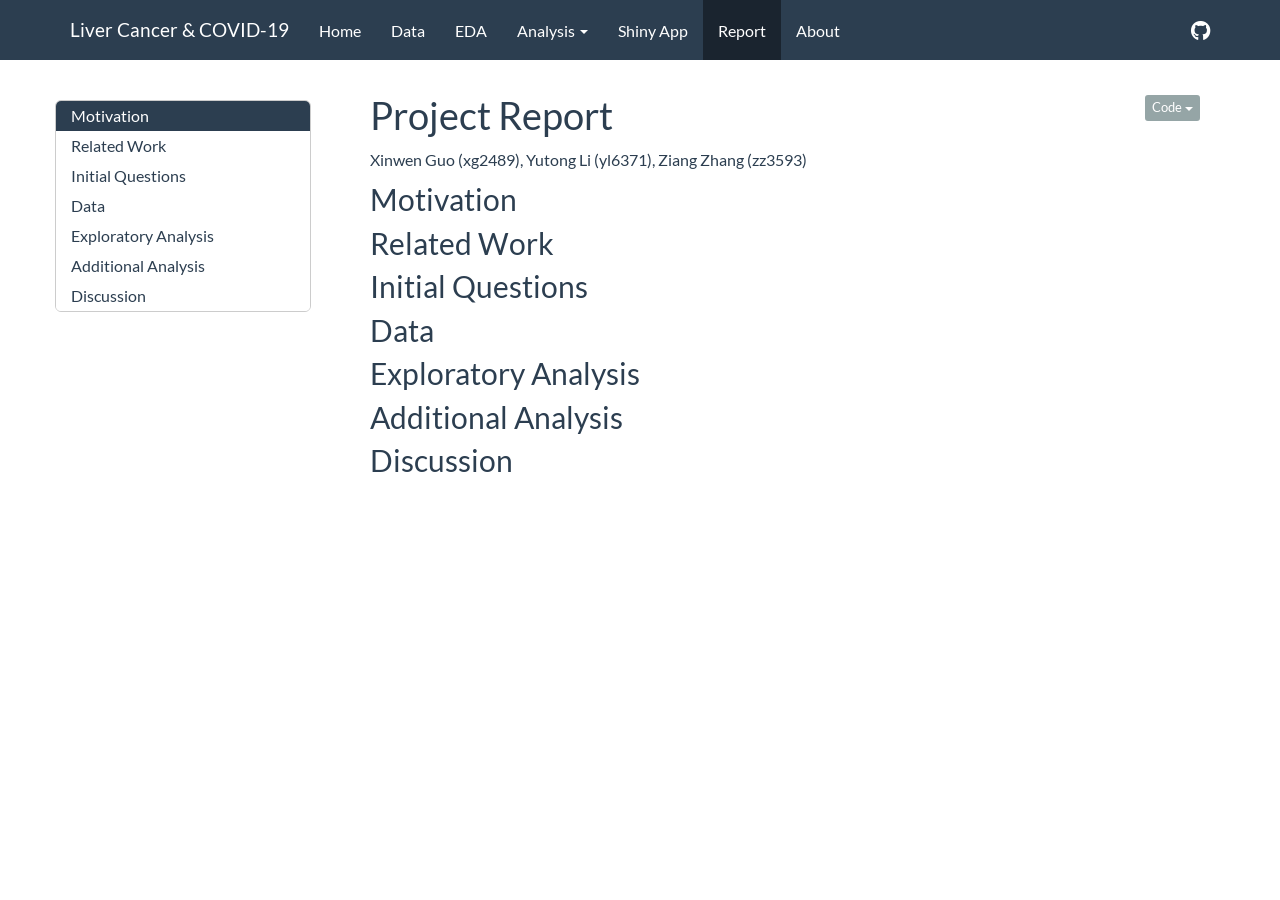
<file: docs/report.html>
<!DOCTYPE html>

<html>

<head>

<meta charset="utf-8" />
<meta name="generator" content="pandoc" />
<meta http-equiv="X-UA-Compatible" content="IE=EDGE" />




<title>Project Report</title>

<script src="site_libs/header-attrs-2.32/header-attrs.js"></script>
<script src="site_libs/jquery-3.6.0/jquery-3.6.0.min.js"></script>
<meta name="viewport" content="width=device-width, initial-scale=1" />
<link href="site_libs/bootstrap-3.3.5/css/flatly.min.css" rel="stylesheet" />
<script src="site_libs/bootstrap-3.3.5/js/bootstrap.min.js"></script>
<script src="site_libs/bootstrap-3.3.5/shim/html5shiv.min.js"></script>
<script src="site_libs/bootstrap-3.3.5/shim/respond.min.js"></script>
<style>h1 {font-size: 34px;}
       h1.title {font-size: 38px;}
       h2 {font-size: 30px;}
       h3 {font-size: 24px;}
       h4 {font-size: 18px;}
       h5 {font-size: 16px;}
       h6 {font-size: 12px;}
       code {color: inherit; background-color: rgba(0, 0, 0, 0.04);}
       pre:not([class]) { background-color: white }</style>
<script src="site_libs/jqueryui-1.13.2/jquery-ui.min.js"></script>
<link href="site_libs/tocify-1.9.1/jquery.tocify.css" rel="stylesheet" />
<script src="site_libs/tocify-1.9.1/jquery.tocify.js"></script>
<script src="site_libs/navigation-1.1/tabsets.js"></script>
<script src="site_libs/navigation-1.1/codefolding.js"></script>
<link href="site_libs/highlightjs-9.12.0/default.css" rel="stylesheet" />
<script src="site_libs/highlightjs-9.12.0/highlight.js"></script>
<link href="site_libs/font-awesome-6.5.2/css/all.min.css" rel="stylesheet" />
<link href="site_libs/font-awesome-6.5.2/css/v4-shims.min.css" rel="stylesheet" />

<style type="text/css">
  code{white-space: pre-wrap;}
  span.smallcaps{font-variant: small-caps;}
  span.underline{text-decoration: underline;}
  div.column{display: inline-block; vertical-align: top; width: 50%;}
  div.hanging-indent{margin-left: 1.5em; text-indent: -1.5em;}
  ul.task-list{list-style: none;}
    </style>

<style type="text/css">code{white-space: pre;}</style>
<script type="text/javascript">
if (window.hljs) {
  hljs.configure({languages: []});
  hljs.initHighlightingOnLoad();
  if (document.readyState && document.readyState === "complete") {
    window.setTimeout(function() { hljs.initHighlighting(); }, 0);
  }
}
</script>






<link rel="stylesheet" href="styles.css" type="text/css" />



<style type = "text/css">
.main-container {
  max-width: 940px;
  margin-left: auto;
  margin-right: auto;
}
img {
  max-width:100%;
}
.tabbed-pane {
  padding-top: 12px;
}
.html-widget {
  margin-bottom: 20px;
}
button.code-folding-btn:focus {
  outline: none;
}
summary {
  display: list-item;
}
details > summary > p:only-child {
  display: inline;
}
pre code {
  padding: 0;
}
</style>


<style type="text/css">
.dropdown-submenu {
  position: relative;
}
.dropdown-submenu>.dropdown-menu {
  top: 0;
  left: 100%;
  margin-top: -6px;
  margin-left: -1px;
  border-radius: 0 6px 6px 6px;
}
.dropdown-submenu:hover>.dropdown-menu {
  display: block;
}
.dropdown-submenu>a:after {
  display: block;
  content: " ";
  float: right;
  width: 0;
  height: 0;
  border-color: transparent;
  border-style: solid;
  border-width: 5px 0 5px 5px;
  border-left-color: #cccccc;
  margin-top: 5px;
  margin-right: -10px;
}
.dropdown-submenu:hover>a:after {
  border-left-color: #adb5bd;
}
.dropdown-submenu.pull-left {
  float: none;
}
.dropdown-submenu.pull-left>.dropdown-menu {
  left: -100%;
  margin-left: 10px;
  border-radius: 6px 0 6px 6px;
}
</style>

<script type="text/javascript">
// manage active state of menu based on current page
$(document).ready(function () {
  // active menu anchor
  href = window.location.pathname
  href = href.substr(href.lastIndexOf('/') + 1)
  if (href === "")
    href = "index.html";
  var menuAnchor = $('a[href="' + href + '"]');

  // mark the anchor link active (and if it's in a dropdown, also mark that active)
  var dropdown = menuAnchor.closest('li.dropdown');
  if (window.bootstrap) { // Bootstrap 4+
    menuAnchor.addClass('active');
    dropdown.find('> .dropdown-toggle').addClass('active');
  } else { // Bootstrap 3
    menuAnchor.parent().addClass('active');
    dropdown.addClass('active');
  }

  // Navbar adjustments
  var navHeight = $(".navbar").first().height() + 15;
  var style = document.createElement('style');
  var pt = "padding-top: " + navHeight + "px; ";
  var mt = "margin-top: -" + navHeight + "px; ";
  var css = "";
  // offset scroll position for anchor links (for fixed navbar)
  for (var i = 1; i <= 6; i++) {
    css += ".section h" + i + "{ " + pt + mt + "}\n";
  }
  style.innerHTML = "body {" + pt + "padding-bottom: 40px; }\n" + css;
  document.head.appendChild(style);
});
</script>

<!-- tabsets -->

<style type="text/css">
.tabset-dropdown > .nav-tabs {
  display: inline-table;
  max-height: 500px;
  min-height: 44px;
  overflow-y: auto;
  border: 1px solid #ddd;
  border-radius: 4px;
}

.tabset-dropdown > .nav-tabs > li.active:before, .tabset-dropdown > .nav-tabs.nav-tabs-open:before {
  content: "\e259";
  font-family: 'Glyphicons Halflings';
  display: inline-block;
  padding: 10px;
  border-right: 1px solid #ddd;
}

.tabset-dropdown > .nav-tabs.nav-tabs-open > li.active:before {
  content: "\e258";
  font-family: 'Glyphicons Halflings';
  border: none;
}

.tabset-dropdown > .nav-tabs > li.active {
  display: block;
}

.tabset-dropdown > .nav-tabs > li > a,
.tabset-dropdown > .nav-tabs > li > a:focus,
.tabset-dropdown > .nav-tabs > li > a:hover {
  border: none;
  display: inline-block;
  border-radius: 4px;
  background-color: transparent;
}

.tabset-dropdown > .nav-tabs.nav-tabs-open > li {
  display: block;
  float: none;
}

.tabset-dropdown > .nav-tabs > li {
  display: none;
}
</style>

<!-- code folding -->
<style type="text/css">
.code-folding-btn { margin-bottom: 4px; }
</style>



<style type="text/css">

#TOC {
  margin: 25px 0px 20px 0px;
}
@media (max-width: 768px) {
#TOC {
  position: relative;
  width: 100%;
}
}

@media print {
.toc-content {
  /* see https://github.com/w3c/csswg-drafts/issues/4434 */
  float: right;
}
}

.toc-content {
  padding-left: 30px;
  padding-right: 40px;
}

div.main-container {
  max-width: 1200px;
}

div.tocify {
  width: 20%;
  max-width: 260px;
  max-height: 85%;
}

@media (min-width: 768px) and (max-width: 991px) {
  div.tocify {
    width: 25%;
  }
}

@media (max-width: 767px) {
  div.tocify {
    width: 100%;
    max-width: none;
  }
}

.tocify ul, .tocify li {
  line-height: 20px;
}

.tocify-subheader .tocify-item {
  font-size: 0.90em;
}

.tocify .list-group-item {
  border-radius: 0px;
}


</style>



</head>

<body>


<div class="container-fluid main-container">


<!-- setup 3col/9col grid for toc_float and main content  -->
<div class="row">
<div class="col-xs-12 col-sm-4 col-md-3">
<div id="TOC" class="tocify">
</div>
</div>

<div class="toc-content col-xs-12 col-sm-8 col-md-9">




<div class="navbar navbar-default  navbar-fixed-top" role="navigation">
  <div class="container">
    <div class="navbar-header">
      <button type="button" class="navbar-toggle collapsed" data-toggle="collapse" data-bs-toggle="collapse" data-target="#navbar" data-bs-target="#navbar">
        <span class="icon-bar"></span>
        <span class="icon-bar"></span>
        <span class="icon-bar"></span>
      </button>
      <a class="navbar-brand" href="index.html">Liver Cancer & COVID-19</a>
    </div>
    <div id="navbar" class="navbar-collapse collapse">
      <ul class="nav navbar-nav">
        <li>
  <a href="index.html">Home</a>
</li>
<li>
  <a href="data.html">Data</a>
</li>
<li>
  <a href="eda.html">EDA</a>
</li>
<li class="dropdown">
  <a href="#" class="dropdown-toggle" data-toggle="dropdown" role="button" data-bs-toggle="dropdown" aria-expanded="false">
    Analysis
     
    <span class="caret"></span>
  </a>
  <ul class="dropdown-menu" role="menu">
    <li>
      <a href="regression.html">Regression</a>
    </li>
    <li>
      <a href="survival.html">Survival Analysis</a>
    </li>
  </ul>
</li>
<li>
  <a href="shiny.html">Shiny App</a>
</li>
<li>
  <a href="report.html">Report</a>
</li>
<li>
  <a href="about.html">About</a>
</li>
      </ul>
      <ul class="nav navbar-nav navbar-right">
        <li>
  <a href="https://github.com/USERNAME/p8105_final_project_HCC">
    <span class="fa fa-github fa-lg"></span>
     
  </a>
</li>
      </ul>
    </div><!--/.nav-collapse -->
  </div><!--/.container -->
</div><!--/.navbar -->

<div id="header">

<div class="btn-group pull-right float-right">
<button type="button" class="btn btn-default btn-xs btn-secondary btn-sm dropdown-toggle" data-toggle="dropdown" data-bs-toggle="dropdown" aria-haspopup="true" aria-expanded="false"><span>Code</span> <span class="caret"></span></button>
<ul class="dropdown-menu dropdown-menu-right" style="min-width: 50px;">
<li><a id="rmd-show-all-code" href="#">Show All Code</a></li>
<li><a id="rmd-hide-all-code" href="#">Hide All Code</a></li>
</ul>
</div>



<h1 class="title toc-ignore">Project Report</h1>

</div>


<p>Xinwen Guo (xg2489), Yutong Li (yl6371), Ziang Zhang (zz3593)</p>
<div id="motivation" class="section level2">
<h2>Motivation</h2>
</div>
<div id="related-work" class="section level2">
<h2>Related Work</h2>
</div>
<div id="initial-questions" class="section level2">
<h2>Initial Questions</h2>
</div>
<div id="data" class="section level2">
<h2>Data</h2>
</div>
<div id="exploratory-analysis" class="section level2">
<h2>Exploratory Analysis</h2>
</div>
<div id="additional-analysis" class="section level2">
<h2>Additional Analysis</h2>
</div>
<div id="discussion" class="section level2">
<h2>Discussion</h2>
</div>



</div>
</div>

</div>

<script>

// add bootstrap table styles to pandoc tables
function bootstrapStylePandocTables() {
  $('tr.odd').parent('tbody').parent('table').addClass('table table-condensed');
}
$(document).ready(function () {
  bootstrapStylePandocTables();
});


</script>

<!-- tabsets -->

<script>
$(document).ready(function () {
  window.buildTabsets("TOC");
});

$(document).ready(function () {
  $('.tabset-dropdown > .nav-tabs > li').click(function () {
    $(this).parent().toggleClass('nav-tabs-open');
  });
});
</script>

<!-- code folding -->
<script>
$(document).ready(function () {
  window.initializeCodeFolding("hide" === "show");
});
</script>

<script>
$(document).ready(function ()  {

    // temporarily add toc-ignore selector to headers for the consistency with Pandoc
    $('.unlisted.unnumbered').addClass('toc-ignore')

    // move toc-ignore selectors from section div to header
    $('div.section.toc-ignore')
        .removeClass('toc-ignore')
        .children('h1,h2,h3,h4,h5').addClass('toc-ignore');

    // establish options
    var options = {
      selectors: "h1,h2,h3",
      theme: "bootstrap3",
      context: '.toc-content',
      hashGenerator: function (text) {
        return text.replace(/[.\\/?&!#<>]/g, '').replace(/\s/g, '_');
      },
      ignoreSelector: ".toc-ignore",
      scrollTo: 0
    };
    options.showAndHide = true;
    options.smoothScroll = true;

    // tocify
    var toc = $("#TOC").tocify(options).data("toc-tocify");
});
</script>

<!-- dynamically load mathjax for compatibility with self-contained -->
<script>
  (function () {
    var script = document.createElement("script");
    script.type = "text/javascript";
    script.src  = "https://mathjax.rstudio.com/latest/MathJax.js?config=TeX-AMS-MML_HTMLorMML";
    document.getElementsByTagName("head")[0].appendChild(script);
  })();
</script>

</body>
</html>
</file>
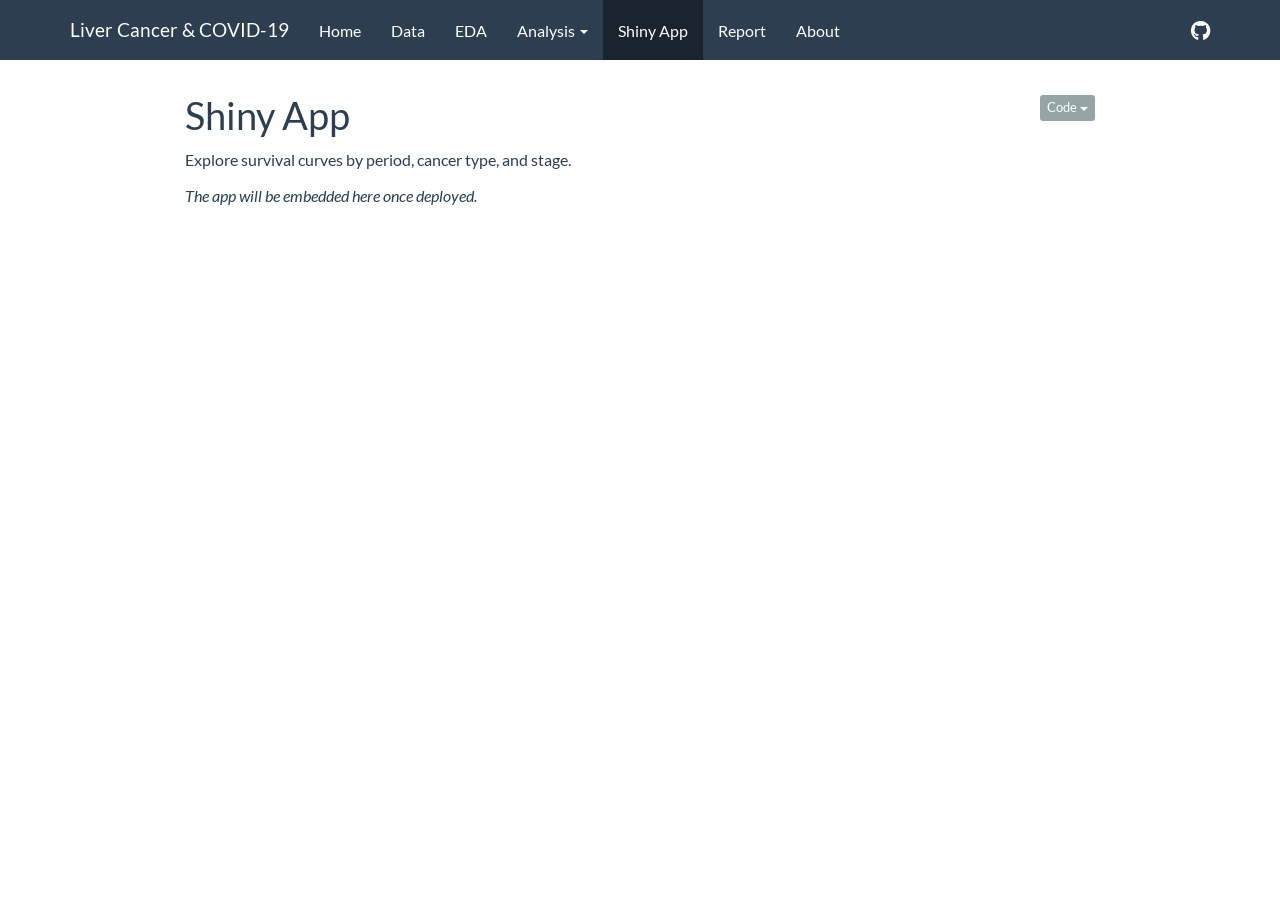
<file: docs/shiny.html>
<!DOCTYPE html>

<html>

<head>

<meta charset="utf-8" />
<meta name="generator" content="pandoc" />
<meta http-equiv="X-UA-Compatible" content="IE=EDGE" />




<title>Shiny App</title>

<script src="site_libs/header-attrs-2.32/header-attrs.js"></script>
<script src="site_libs/jquery-3.6.0/jquery-3.6.0.min.js"></script>
<meta name="viewport" content="width=device-width, initial-scale=1" />
<link href="site_libs/bootstrap-3.3.5/css/flatly.min.css" rel="stylesheet" />
<script src="site_libs/bootstrap-3.3.5/js/bootstrap.min.js"></script>
<script src="site_libs/bootstrap-3.3.5/shim/html5shiv.min.js"></script>
<script src="site_libs/bootstrap-3.3.5/shim/respond.min.js"></script>
<style>h1 {font-size: 34px;}
       h1.title {font-size: 38px;}
       h2 {font-size: 30px;}
       h3 {font-size: 24px;}
       h4 {font-size: 18px;}
       h5 {font-size: 16px;}
       h6 {font-size: 12px;}
       code {color: inherit; background-color: rgba(0, 0, 0, 0.04);}
       pre:not([class]) { background-color: white }</style>
<script src="site_libs/navigation-1.1/tabsets.js"></script>
<script src="site_libs/navigation-1.1/codefolding.js"></script>
<link href="site_libs/highlightjs-9.12.0/default.css" rel="stylesheet" />
<script src="site_libs/highlightjs-9.12.0/highlight.js"></script>
<link href="site_libs/font-awesome-6.5.2/css/all.min.css" rel="stylesheet" />
<link href="site_libs/font-awesome-6.5.2/css/v4-shims.min.css" rel="stylesheet" />

<style type="text/css">
  code{white-space: pre-wrap;}
  span.smallcaps{font-variant: small-caps;}
  span.underline{text-decoration: underline;}
  div.column{display: inline-block; vertical-align: top; width: 50%;}
  div.hanging-indent{margin-left: 1.5em; text-indent: -1.5em;}
  ul.task-list{list-style: none;}
    </style>

<style type="text/css">code{white-space: pre;}</style>
<script type="text/javascript">
if (window.hljs) {
  hljs.configure({languages: []});
  hljs.initHighlightingOnLoad();
  if (document.readyState && document.readyState === "complete") {
    window.setTimeout(function() { hljs.initHighlighting(); }, 0);
  }
}
</script>






<link rel="stylesheet" href="styles.css" type="text/css" />



<style type = "text/css">
.main-container {
  max-width: 940px;
  margin-left: auto;
  margin-right: auto;
}
img {
  max-width:100%;
}
.tabbed-pane {
  padding-top: 12px;
}
.html-widget {
  margin-bottom: 20px;
}
button.code-folding-btn:focus {
  outline: none;
}
summary {
  display: list-item;
}
details > summary > p:only-child {
  display: inline;
}
pre code {
  padding: 0;
}
</style>


<style type="text/css">
.dropdown-submenu {
  position: relative;
}
.dropdown-submenu>.dropdown-menu {
  top: 0;
  left: 100%;
  margin-top: -6px;
  margin-left: -1px;
  border-radius: 0 6px 6px 6px;
}
.dropdown-submenu:hover>.dropdown-menu {
  display: block;
}
.dropdown-submenu>a:after {
  display: block;
  content: " ";
  float: right;
  width: 0;
  height: 0;
  border-color: transparent;
  border-style: solid;
  border-width: 5px 0 5px 5px;
  border-left-color: #cccccc;
  margin-top: 5px;
  margin-right: -10px;
}
.dropdown-submenu:hover>a:after {
  border-left-color: #adb5bd;
}
.dropdown-submenu.pull-left {
  float: none;
}
.dropdown-submenu.pull-left>.dropdown-menu {
  left: -100%;
  margin-left: 10px;
  border-radius: 6px 0 6px 6px;
}
</style>

<script type="text/javascript">
// manage active state of menu based on current page
$(document).ready(function () {
  // active menu anchor
  href = window.location.pathname
  href = href.substr(href.lastIndexOf('/') + 1)
  if (href === "")
    href = "index.html";
  var menuAnchor = $('a[href="' + href + '"]');

  // mark the anchor link active (and if it's in a dropdown, also mark that active)
  var dropdown = menuAnchor.closest('li.dropdown');
  if (window.bootstrap) { // Bootstrap 4+
    menuAnchor.addClass('active');
    dropdown.find('> .dropdown-toggle').addClass('active');
  } else { // Bootstrap 3
    menuAnchor.parent().addClass('active');
    dropdown.addClass('active');
  }

  // Navbar adjustments
  var navHeight = $(".navbar").first().height() + 15;
  var style = document.createElement('style');
  var pt = "padding-top: " + navHeight + "px; ";
  var mt = "margin-top: -" + navHeight + "px; ";
  var css = "";
  // offset scroll position for anchor links (for fixed navbar)
  for (var i = 1; i <= 6; i++) {
    css += ".section h" + i + "{ " + pt + mt + "}\n";
  }
  style.innerHTML = "body {" + pt + "padding-bottom: 40px; }\n" + css;
  document.head.appendChild(style);
});
</script>

<!-- tabsets -->

<style type="text/css">
.tabset-dropdown > .nav-tabs {
  display: inline-table;
  max-height: 500px;
  min-height: 44px;
  overflow-y: auto;
  border: 1px solid #ddd;
  border-radius: 4px;
}

.tabset-dropdown > .nav-tabs > li.active:before, .tabset-dropdown > .nav-tabs.nav-tabs-open:before {
  content: "\e259";
  font-family: 'Glyphicons Halflings';
  display: inline-block;
  padding: 10px;
  border-right: 1px solid #ddd;
}

.tabset-dropdown > .nav-tabs.nav-tabs-open > li.active:before {
  content: "\e258";
  font-family: 'Glyphicons Halflings';
  border: none;
}

.tabset-dropdown > .nav-tabs > li.active {
  display: block;
}

.tabset-dropdown > .nav-tabs > li > a,
.tabset-dropdown > .nav-tabs > li > a:focus,
.tabset-dropdown > .nav-tabs > li > a:hover {
  border: none;
  display: inline-block;
  border-radius: 4px;
  background-color: transparent;
}

.tabset-dropdown > .nav-tabs.nav-tabs-open > li {
  display: block;
  float: none;
}

.tabset-dropdown > .nav-tabs > li {
  display: none;
}
</style>

<!-- code folding -->
<style type="text/css">
.code-folding-btn { margin-bottom: 4px; }
</style>




</head>

<body>


<div class="container-fluid main-container">




<div class="navbar navbar-default  navbar-fixed-top" role="navigation">
  <div class="container">
    <div class="navbar-header">
      <button type="button" class="navbar-toggle collapsed" data-toggle="collapse" data-bs-toggle="collapse" data-target="#navbar" data-bs-target="#navbar">
        <span class="icon-bar"></span>
        <span class="icon-bar"></span>
        <span class="icon-bar"></span>
      </button>
      <a class="navbar-brand" href="index.html">Liver Cancer & COVID-19</a>
    </div>
    <div id="navbar" class="navbar-collapse collapse">
      <ul class="nav navbar-nav">
        <li>
  <a href="index.html">Home</a>
</li>
<li>
  <a href="data.html">Data</a>
</li>
<li>
  <a href="eda.html">EDA</a>
</li>
<li class="dropdown">
  <a href="#" class="dropdown-toggle" data-toggle="dropdown" role="button" data-bs-toggle="dropdown" aria-expanded="false">
    Analysis
     
    <span class="caret"></span>
  </a>
  <ul class="dropdown-menu" role="menu">
    <li>
      <a href="regression.html">Regression</a>
    </li>
    <li>
      <a href="survival.html">Survival Analysis</a>
    </li>
  </ul>
</li>
<li>
  <a href="shiny.html">Shiny App</a>
</li>
<li>
  <a href="report.html">Report</a>
</li>
<li>
  <a href="about.html">About</a>
</li>
      </ul>
      <ul class="nav navbar-nav navbar-right">
        <li>
  <a href="https://github.com/USERNAME/p8105_final_project_HCC">
    <span class="fa fa-github fa-lg"></span>
     
  </a>
</li>
      </ul>
    </div><!--/.nav-collapse -->
  </div><!--/.container -->
</div><!--/.navbar -->

<div id="header">

<div class="btn-group pull-right float-right">
<button type="button" class="btn btn-default btn-xs btn-secondary btn-sm dropdown-toggle" data-toggle="dropdown" data-bs-toggle="dropdown" aria-haspopup="true" aria-expanded="false"><span>Code</span> <span class="caret"></span></button>
<ul class="dropdown-menu dropdown-menu-right" style="min-width: 50px;">
<li><a id="rmd-show-all-code" href="#">Show All Code</a></li>
<li><a id="rmd-hide-all-code" href="#">Hide All Code</a></li>
</ul>
</div>



<h1 class="title toc-ignore">Shiny App</h1>

</div>


<p>Explore survival curves by period, cancer type, and stage.</p>
<!-- TODO: after deploying to shinyapps.io, replace the URL below -->
<!-- <iframe src="https://USERNAME.shinyapps.io/APPNAME/" width="100%" height="800" frameborder="0"></iframe> -->
<p><em>The app will be embedded here once deployed.</em></p>




</div>

<script>

// add bootstrap table styles to pandoc tables
function bootstrapStylePandocTables() {
  $('tr.odd').parent('tbody').parent('table').addClass('table table-condensed');
}
$(document).ready(function () {
  bootstrapStylePandocTables();
});


</script>

<!-- tabsets -->

<script>
$(document).ready(function () {
  window.buildTabsets("TOC");
});

$(document).ready(function () {
  $('.tabset-dropdown > .nav-tabs > li').click(function () {
    $(this).parent().toggleClass('nav-tabs-open');
  });
});
</script>

<!-- code folding -->
<script>
$(document).ready(function () {
  window.initializeCodeFolding("hide" === "show");
});
</script>


<!-- dynamically load mathjax for compatibility with self-contained -->
<script>
  (function () {
    var script = document.createElement("script");
    script.type = "text/javascript";
    script.src  = "https://mathjax.rstudio.com/latest/MathJax.js?config=TeX-AMS-MML_HTMLorMML";
    document.getElementsByTagName("head")[0].appendChild(script);
  })();
</script>

</body>
</html>
</file>
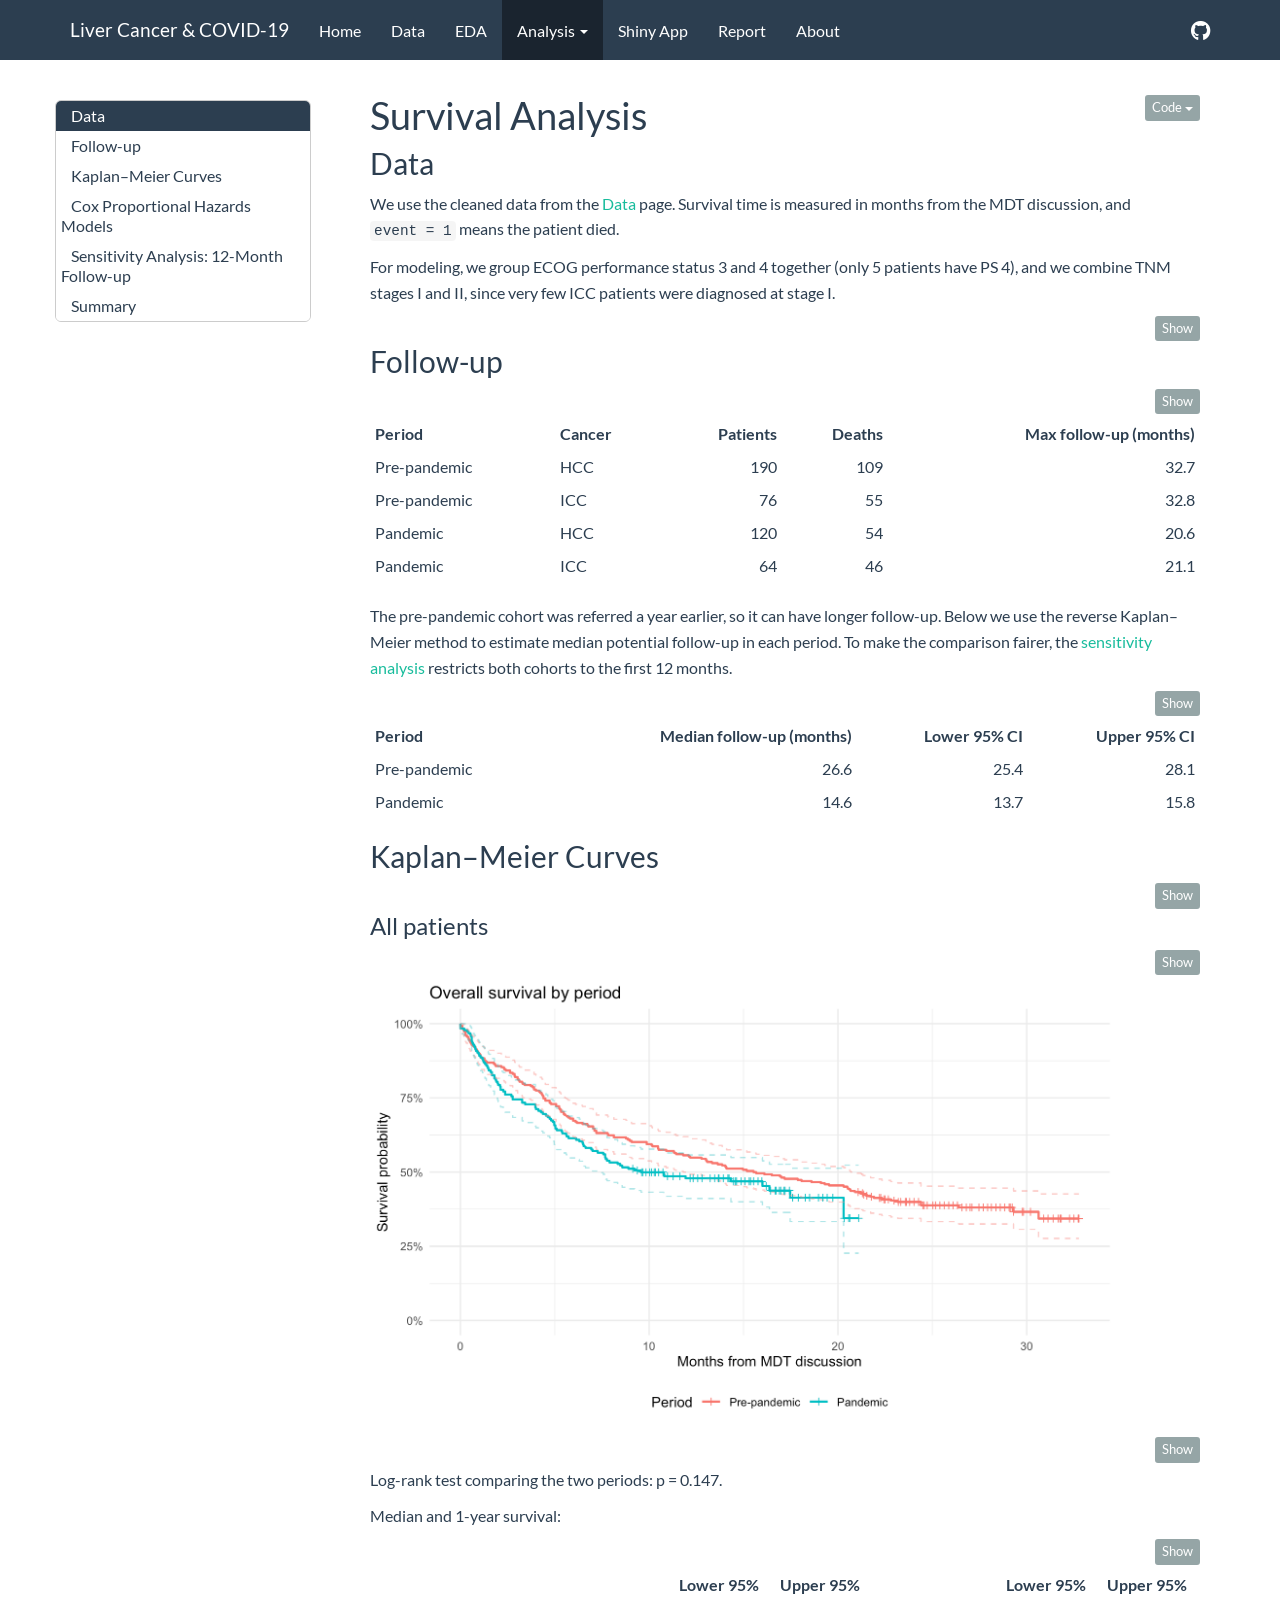
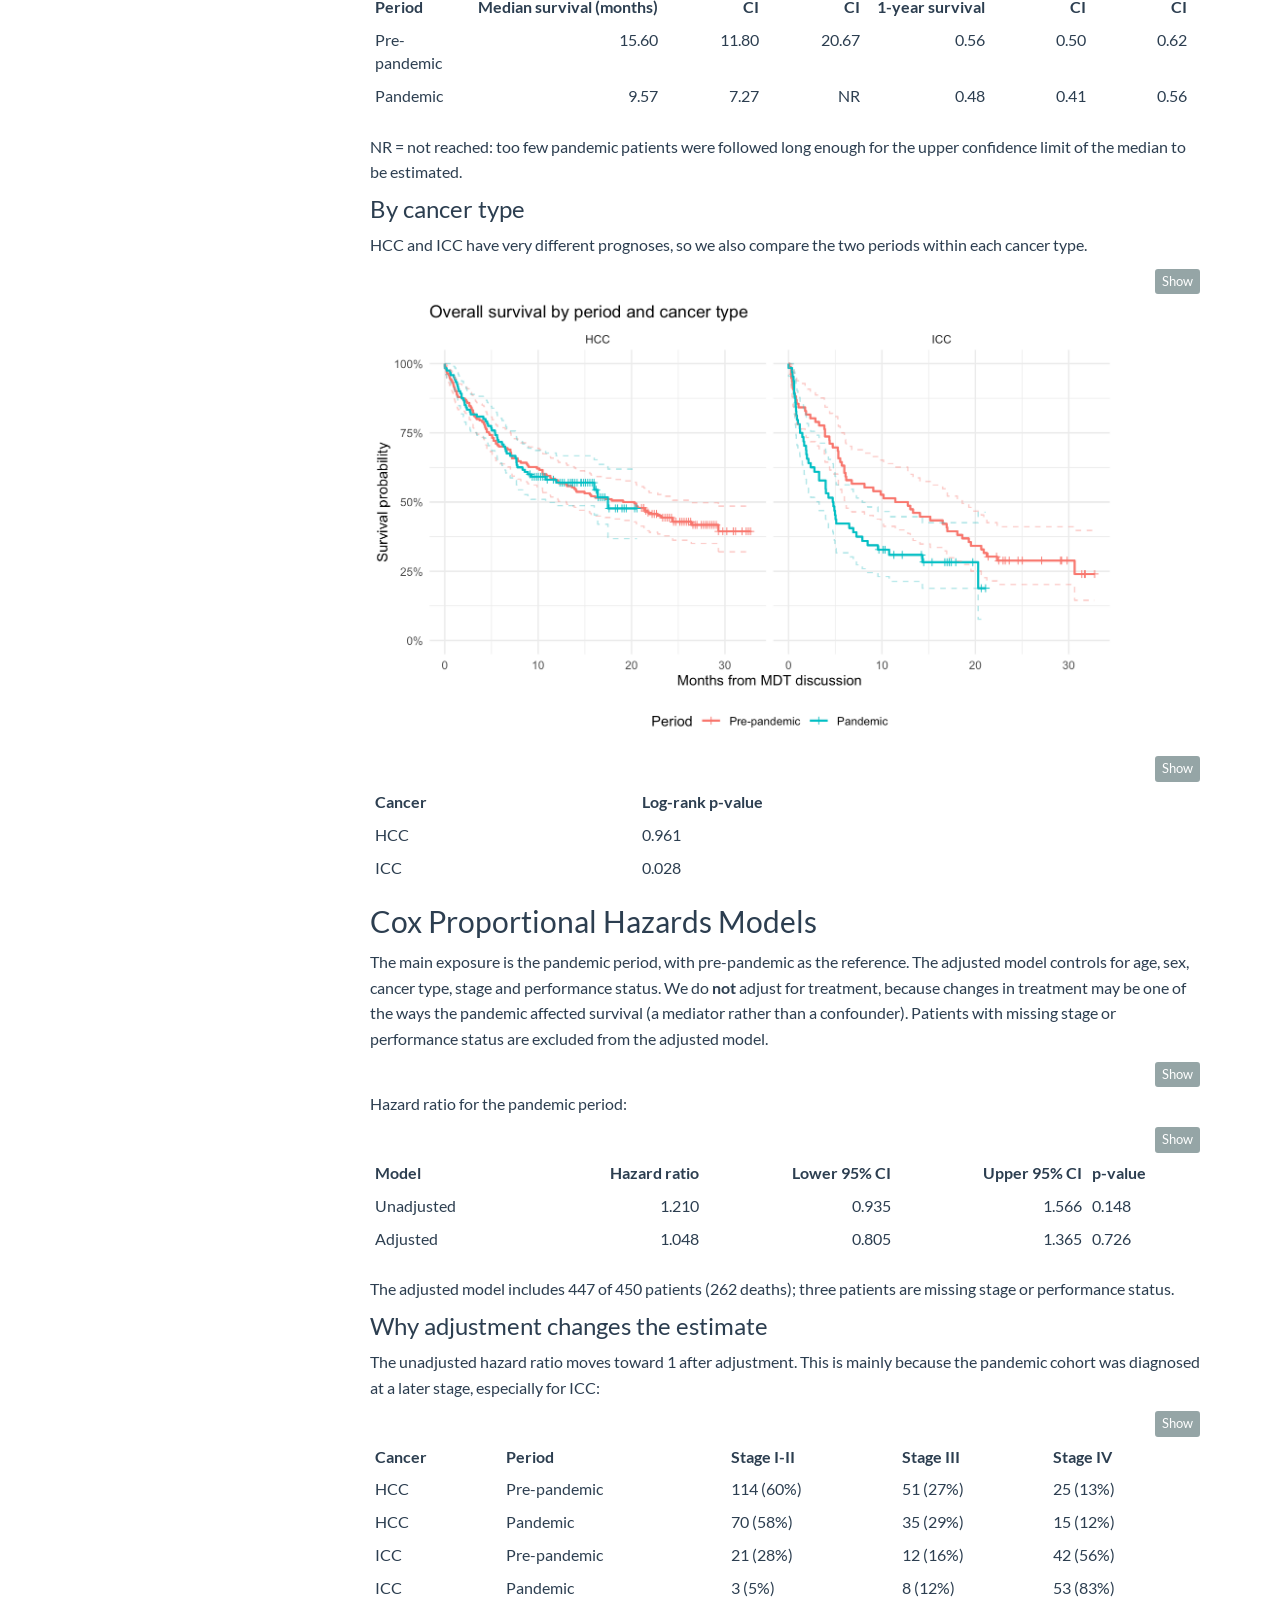
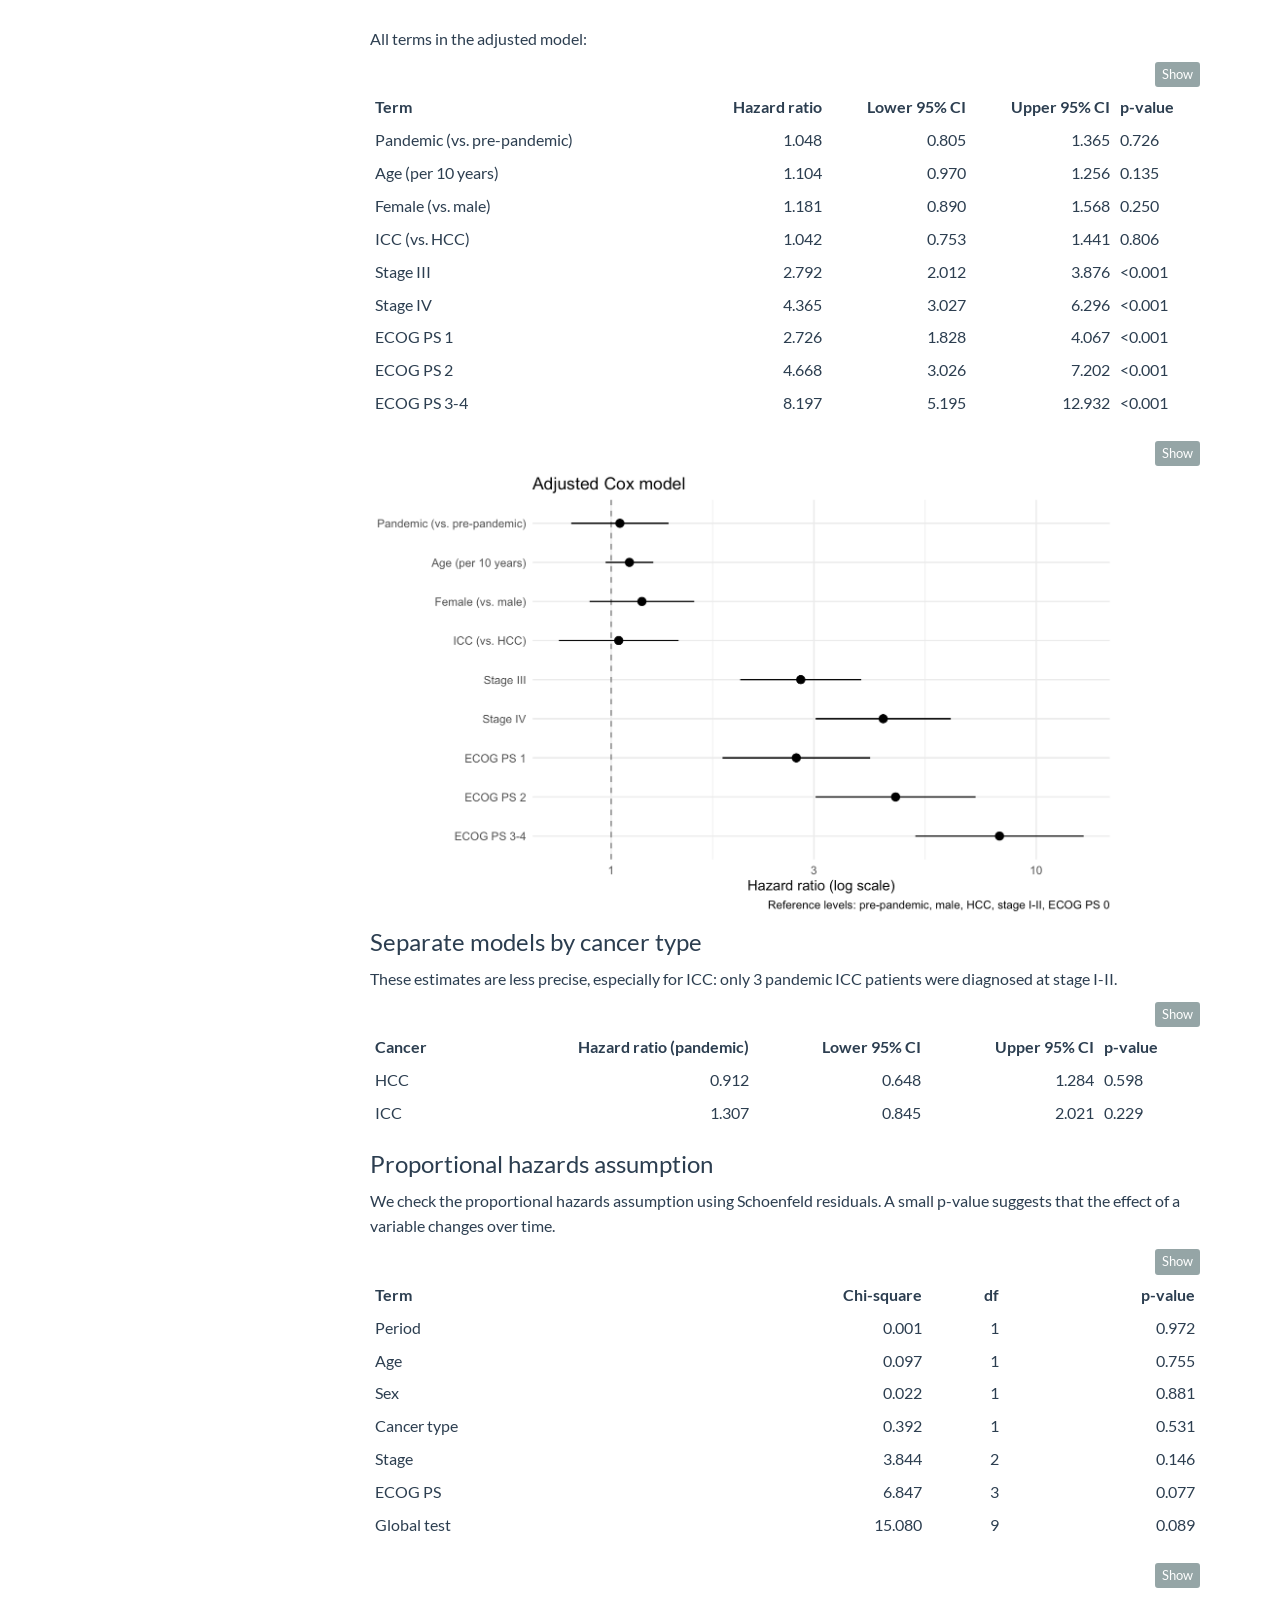
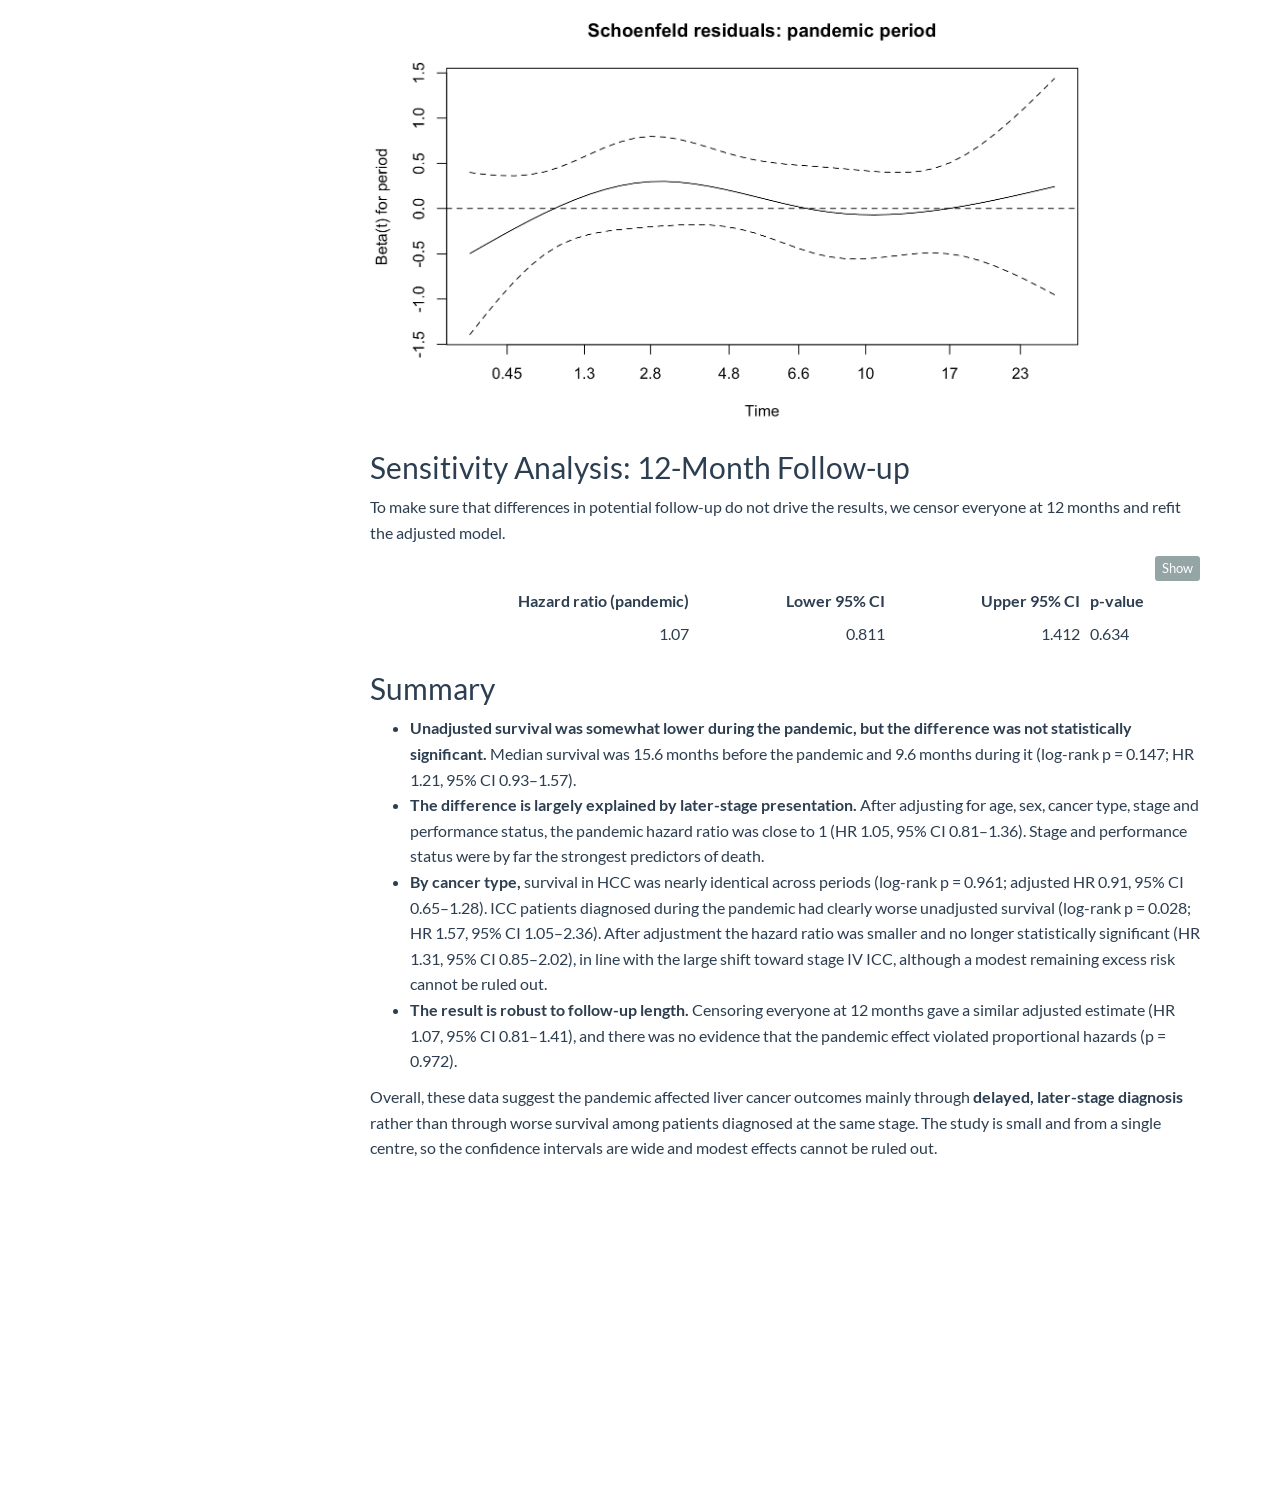
<file: docs/survival.html>
<!DOCTYPE html>

<html>

<head>

<meta charset="utf-8" />
<meta name="generator" content="pandoc" />
<meta http-equiv="X-UA-Compatible" content="IE=EDGE" />




<title>Survival Analysis</title>

<script src="site_libs/header-attrs-2.32/header-attrs.js"></script>
<script src="site_libs/jquery-3.6.0/jquery-3.6.0.min.js"></script>
<meta name="viewport" content="width=device-width, initial-scale=1" />
<link href="site_libs/bootstrap-3.3.5/css/flatly.min.css" rel="stylesheet" />
<script src="site_libs/bootstrap-3.3.5/js/bootstrap.min.js"></script>
<script src="site_libs/bootstrap-3.3.5/shim/html5shiv.min.js"></script>
<script src="site_libs/bootstrap-3.3.5/shim/respond.min.js"></script>
<style>h1 {font-size: 34px;}
       h1.title {font-size: 38px;}
       h2 {font-size: 30px;}
       h3 {font-size: 24px;}
       h4 {font-size: 18px;}
       h5 {font-size: 16px;}
       h6 {font-size: 12px;}
       code {color: inherit; background-color: rgba(0, 0, 0, 0.04);}
       pre:not([class]) { background-color: white }</style>
<script src="site_libs/jqueryui-1.13.2/jquery-ui.min.js"></script>
<link href="site_libs/tocify-1.9.1/jquery.tocify.css" rel="stylesheet" />
<script src="site_libs/tocify-1.9.1/jquery.tocify.js"></script>
<script src="site_libs/navigation-1.1/tabsets.js"></script>
<script src="site_libs/navigation-1.1/codefolding.js"></script>
<link href="site_libs/highlightjs-9.12.0/default.css" rel="stylesheet" />
<script src="site_libs/highlightjs-9.12.0/highlight.js"></script>
<link href="site_libs/font-awesome-6.5.2/css/all.min.css" rel="stylesheet" />
<link href="site_libs/font-awesome-6.5.2/css/v4-shims.min.css" rel="stylesheet" />

<style type="text/css">
  code{white-space: pre-wrap;}
  span.smallcaps{font-variant: small-caps;}
  span.underline{text-decoration: underline;}
  div.column{display: inline-block; vertical-align: top; width: 50%;}
  div.hanging-indent{margin-left: 1.5em; text-indent: -1.5em;}
  ul.task-list{list-style: none;}
    </style>

<style type="text/css">code{white-space: pre;}</style>
<script type="text/javascript">
if (window.hljs) {
  hljs.configure({languages: []});
  hljs.initHighlightingOnLoad();
  if (document.readyState && document.readyState === "complete") {
    window.setTimeout(function() { hljs.initHighlighting(); }, 0);
  }
}
</script>






<link rel="stylesheet" href="styles.css" type="text/css" />



<style type = "text/css">
.main-container {
  max-width: 940px;
  margin-left: auto;
  margin-right: auto;
}
img {
  max-width:100%;
}
.tabbed-pane {
  padding-top: 12px;
}
.html-widget {
  margin-bottom: 20px;
}
button.code-folding-btn:focus {
  outline: none;
}
summary {
  display: list-item;
}
details > summary > p:only-child {
  display: inline;
}
pre code {
  padding: 0;
}
</style>


<style type="text/css">
.dropdown-submenu {
  position: relative;
}
.dropdown-submenu>.dropdown-menu {
  top: 0;
  left: 100%;
  margin-top: -6px;
  margin-left: -1px;
  border-radius: 0 6px 6px 6px;
}
.dropdown-submenu:hover>.dropdown-menu {
  display: block;
}
.dropdown-submenu>a:after {
  display: block;
  content: " ";
  float: right;
  width: 0;
  height: 0;
  border-color: transparent;
  border-style: solid;
  border-width: 5px 0 5px 5px;
  border-left-color: #cccccc;
  margin-top: 5px;
  margin-right: -10px;
}
.dropdown-submenu:hover>a:after {
  border-left-color: #adb5bd;
}
.dropdown-submenu.pull-left {
  float: none;
}
.dropdown-submenu.pull-left>.dropdown-menu {
  left: -100%;
  margin-left: 10px;
  border-radius: 6px 0 6px 6px;
}
</style>

<script type="text/javascript">
// manage active state of menu based on current page
$(document).ready(function () {
  // active menu anchor
  href = window.location.pathname
  href = href.substr(href.lastIndexOf('/') + 1)
  if (href === "")
    href = "index.html";
  var menuAnchor = $('a[href="' + href + '"]');

  // mark the anchor link active (and if it's in a dropdown, also mark that active)
  var dropdown = menuAnchor.closest('li.dropdown');
  if (window.bootstrap) { // Bootstrap 4+
    menuAnchor.addClass('active');
    dropdown.find('> .dropdown-toggle').addClass('active');
  } else { // Bootstrap 3
    menuAnchor.parent().addClass('active');
    dropdown.addClass('active');
  }

  // Navbar adjustments
  var navHeight = $(".navbar").first().height() + 15;
  var style = document.createElement('style');
  var pt = "padding-top: " + navHeight + "px; ";
  var mt = "margin-top: -" + navHeight + "px; ";
  var css = "";
  // offset scroll position for anchor links (for fixed navbar)
  for (var i = 1; i <= 6; i++) {
    css += ".section h" + i + "{ " + pt + mt + "}\n";
  }
  style.innerHTML = "body {" + pt + "padding-bottom: 40px; }\n" + css;
  document.head.appendChild(style);
});
</script>

<!-- tabsets -->

<style type="text/css">
.tabset-dropdown > .nav-tabs {
  display: inline-table;
  max-height: 500px;
  min-height: 44px;
  overflow-y: auto;
  border: 1px solid #ddd;
  border-radius: 4px;
}

.tabset-dropdown > .nav-tabs > li.active:before, .tabset-dropdown > .nav-tabs.nav-tabs-open:before {
  content: "\e259";
  font-family: 'Glyphicons Halflings';
  display: inline-block;
  padding: 10px;
  border-right: 1px solid #ddd;
}

.tabset-dropdown > .nav-tabs.nav-tabs-open > li.active:before {
  content: "\e258";
  font-family: 'Glyphicons Halflings';
  border: none;
}

.tabset-dropdown > .nav-tabs > li.active {
  display: block;
}

.tabset-dropdown > .nav-tabs > li > a,
.tabset-dropdown > .nav-tabs > li > a:focus,
.tabset-dropdown > .nav-tabs > li > a:hover {
  border: none;
  display: inline-block;
  border-radius: 4px;
  background-color: transparent;
}

.tabset-dropdown > .nav-tabs.nav-tabs-open > li {
  display: block;
  float: none;
}

.tabset-dropdown > .nav-tabs > li {
  display: none;
}
</style>

<!-- code folding -->
<style type="text/css">
.code-folding-btn { margin-bottom: 4px; }
</style>



<style type="text/css">

#TOC {
  margin: 25px 0px 20px 0px;
}
@media (max-width: 768px) {
#TOC {
  position: relative;
  width: 100%;
}
}

@media print {
.toc-content {
  /* see https://github.com/w3c/csswg-drafts/issues/4434 */
  float: right;
}
}

.toc-content {
  padding-left: 30px;
  padding-right: 40px;
}

div.main-container {
  max-width: 1200px;
}

div.tocify {
  width: 20%;
  max-width: 260px;
  max-height: 85%;
}

@media (min-width: 768px) and (max-width: 991px) {
  div.tocify {
    width: 25%;
  }
}

@media (max-width: 767px) {
  div.tocify {
    width: 100%;
    max-width: none;
  }
}

.tocify ul, .tocify li {
  line-height: 20px;
}

.tocify-subheader .tocify-item {
  font-size: 0.90em;
}

.tocify .list-group-item {
  border-radius: 0px;
}


</style>



</head>

<body>


<div class="container-fluid main-container">


<!-- setup 3col/9col grid for toc_float and main content  -->
<div class="row">
<div class="col-xs-12 col-sm-4 col-md-3">
<div id="TOC" class="tocify">
</div>
</div>

<div class="toc-content col-xs-12 col-sm-8 col-md-9">




<div class="navbar navbar-default  navbar-fixed-top" role="navigation">
  <div class="container">
    <div class="navbar-header">
      <button type="button" class="navbar-toggle collapsed" data-toggle="collapse" data-bs-toggle="collapse" data-target="#navbar" data-bs-target="#navbar">
        <span class="icon-bar"></span>
        <span class="icon-bar"></span>
        <span class="icon-bar"></span>
      </button>
      <a class="navbar-brand" href="index.html">Liver Cancer & COVID-19</a>
    </div>
    <div id="navbar" class="navbar-collapse collapse">
      <ul class="nav navbar-nav">
        <li>
  <a href="index.html">Home</a>
</li>
<li>
  <a href="data.html">Data</a>
</li>
<li>
  <a href="eda.html">EDA</a>
</li>
<li class="dropdown">
  <a href="#" class="dropdown-toggle" data-toggle="dropdown" role="button" data-bs-toggle="dropdown" aria-expanded="false">
    Analysis
     
    <span class="caret"></span>
  </a>
  <ul class="dropdown-menu" role="menu">
    <li>
      <a href="regression.html">Regression</a>
    </li>
    <li>
      <a href="survival.html">Survival Analysis</a>
    </li>
  </ul>
</li>
<li>
  <a href="shiny.html">Shiny App</a>
</li>
<li>
  <a href="report.html">Report</a>
</li>
<li>
  <a href="about.html">About</a>
</li>
      </ul>
      <ul class="nav navbar-nav navbar-right">
        <li>
  <a href="https://github.com/USERNAME/p8105_final_project_HCC">
    <span class="fa fa-github fa-lg"></span>
     
  </a>
</li>
      </ul>
    </div><!--/.nav-collapse -->
  </div><!--/.container -->
</div><!--/.navbar -->

<div id="header">

<div class="btn-group pull-right float-right">
<button type="button" class="btn btn-default btn-xs btn-secondary btn-sm dropdown-toggle" data-toggle="dropdown" data-bs-toggle="dropdown" aria-haspopup="true" aria-expanded="false"><span>Code</span> <span class="caret"></span></button>
<ul class="dropdown-menu dropdown-menu-right" style="min-width: 50px;">
<li><a id="rmd-show-all-code" href="#">Show All Code</a></li>
<li><a id="rmd-hide-all-code" href="#">Hide All Code</a></li>
</ul>
</div>



<h1 class="title toc-ignore">Survival Analysis</h1>

</div>


<div id="data" class="section level2">
<h2>Data</h2>
<p>We use the cleaned data from the <a href="data.html">Data</a> page.
Survival time is measured in months from the MDT discussion, and
<code>event = 1</code> means the patient died.</p>
<p>For modeling, we group ECOG performance status 3 and 4 together (only
5 patients have PS 4), and we combine TNM stages I and II, since very
few ICC patients were diagnosed at stage I.</p>
<pre class="r"><code>liver_df =
  read_rds(&quot;data/liver_clean.rds&quot;) |&gt;
  mutate(
    age_10 = age / 10,
    ps_group = fct_collapse(
      factor(ps),
      &quot;0&quot; = &quot;0&quot;, &quot;1&quot; = &quot;1&quot;, &quot;2&quot; = &quot;2&quot;, &quot;3-4&quot; = c(&quot;3&quot;, &quot;4&quot;)
    ),
    stage_group = fct_collapse(
      tnm_stage,
      &quot;I-II&quot; = c(&quot;I&quot;, &quot;II&quot;), &quot;III&quot; = &quot;III&quot;, &quot;IV&quot; = &quot;IV&quot;
    )
  )</code></pre>
</div>
<div id="follow-up" class="section level2">
<h2>Follow-up</h2>
<pre class="r"><code>liver_df |&gt;
  group_by(period, cancer_type) |&gt;
  summarize(
    patients = n(),
    deaths = sum(event),
    max_follow_up = max(survival_months),
    .groups = &quot;drop&quot;
  ) |&gt;
  knitr::kable(
    digits = 1,
    col.names = c(&quot;Period&quot;, &quot;Cancer&quot;, &quot;Patients&quot;, &quot;Deaths&quot;, &quot;Max follow-up (months)&quot;)
  )</code></pre>
<table>
<thead>
<tr class="header">
<th align="left">Period</th>
<th align="left">Cancer</th>
<th align="right">Patients</th>
<th align="right">Deaths</th>
<th align="right">Max follow-up (months)</th>
</tr>
</thead>
<tbody>
<tr class="odd">
<td align="left">Pre-pandemic</td>
<td align="left">HCC</td>
<td align="right">190</td>
<td align="right">109</td>
<td align="right">32.7</td>
</tr>
<tr class="even">
<td align="left">Pre-pandemic</td>
<td align="left">ICC</td>
<td align="right">76</td>
<td align="right">55</td>
<td align="right">32.8</td>
</tr>
<tr class="odd">
<td align="left">Pandemic</td>
<td align="left">HCC</td>
<td align="right">120</td>
<td align="right">54</td>
<td align="right">20.6</td>
</tr>
<tr class="even">
<td align="left">Pandemic</td>
<td align="left">ICC</td>
<td align="right">64</td>
<td align="right">46</td>
<td align="right">21.1</td>
</tr>
</tbody>
</table>
<p>The pre-pandemic cohort was referred a year earlier, so it can have
longer follow-up. Below we use the reverse Kaplan–Meier method to
estimate median potential follow-up in each period. To make the
comparison fairer, the <a
href="#sensitivity-analysis-12-month-follow-up">sensitivity analysis</a>
restricts both cohorts to the first 12 months.</p>
<pre class="r"><code>reverse_km = survfit(Surv(survival_months, 1 - event) ~ period, data = liver_df)

as_tibble(summary(reverse_km)$table, rownames = &quot;period&quot;) |&gt;
  mutate(period = str_remove(period, &quot;^period=&quot;)) |&gt;
  select(period, median, `0.95LCL`, `0.95UCL`) |&gt;
  knitr::kable(
    digits = 1,
    col.names = c(&quot;Period&quot;, &quot;Median follow-up (months)&quot;, &quot;Lower 95% CI&quot;, &quot;Upper 95% CI&quot;)
  )</code></pre>
<table>
<thead>
<tr class="header">
<th align="left">Period</th>
<th align="right">Median follow-up (months)</th>
<th align="right">Lower 95% CI</th>
<th align="right">Upper 95% CI</th>
</tr>
</thead>
<tbody>
<tr class="odd">
<td align="left">Pre-pandemic</td>
<td align="right">26.6</td>
<td align="right">25.4</td>
<td align="right">28.1</td>
</tr>
<tr class="even">
<td align="left">Pandemic</td>
<td align="right">14.6</td>
<td align="right">13.7</td>
<td align="right">15.8</td>
</tr>
</tbody>
</table>
</div>
<div id="kaplanmeier-curves" class="section level2">
<h2>Kaplan–Meier Curves</h2>
<pre class="r"><code># turn a survfit object into a tidy data frame that starts at time 0
km_tidy = function(fit) {
  tidy(fit) |&gt;
    mutate(strata = fct_inorder(str_remove(strata, &quot;^[^=]+=&quot;))) |&gt;
    group_by(strata) |&gt;
    group_modify(\(df, key) {
      add_row(df, time = 0, estimate = 1, conf.low = 1, conf.high = 1, n.censor = 0, .before = 1)
    }) |&gt;
    ungroup()
}

km_plot = function(km_df) {
  km_df |&gt;
    ggplot(aes(x = time, y = estimate, color = strata)) +
    geom_step(linewidth = 0.8) +
    geom_step(aes(y = conf.low), linetype = &quot;dashed&quot;, alpha = 0.4) +
    geom_step(aes(y = conf.high), linetype = &quot;dashed&quot;, alpha = 0.4) +
    geom_point(data = filter(km_df, n.censor &gt; 0), shape = 3, size = 1.5) +
    scale_y_continuous(limits = c(0, 1), labels = scales::percent) +
    labs(
      x = &quot;Months from MDT discussion&quot;,
      y = &quot;Survival probability&quot;,
      color = &quot;Period&quot;
    )
}</code></pre>
<div id="all-patients" class="section level3">
<h3>All patients</h3>
<pre class="r"><code>km_fit = survfit(Surv(survival_months, event) ~ period, data = liver_df)

km_tidy(km_fit) |&gt;
  km_plot() +
  labs(title = &quot;Overall survival by period&quot;)</code></pre>
<p><img src="survival_files/figure-html/km-overall-1.png" alt="" width="90%" /></p>
<pre class="r"><code>logrank = survdiff(Surv(survival_months, event) ~ period, data = liver_df)
logrank_p = pchisq(logrank$chisq, df = length(logrank$n) - 1, lower.tail = FALSE)</code></pre>
<p>Log-rank test comparing the two periods: p = 0.147.</p>
<p>Median and 1-year survival:</p>
<pre class="r"><code>median_tbl =
  as_tibble(summary(km_fit)$table, rownames = &quot;period&quot;) |&gt;
  mutate(period = str_remove(period, &quot;^period=&quot;)) |&gt;
  select(period, median, `0.95LCL`, `0.95UCL`)

km_12 = summary(km_fit, times = 12)

one_year_tbl =
  tibble(
    period = str_remove(km_12$strata, &quot;^period=&quot;),
    surv_12 = km_12$surv,
    surv_12_low = km_12$lower,
    surv_12_high = km_12$upper
  )

left_join(median_tbl, one_year_tbl, by = &quot;period&quot;) |&gt;
  knitr::kable(
    digits = 2,
    col.names = c(
      &quot;Period&quot;, &quot;Median survival (months)&quot;, &quot;Lower 95% CI&quot;, &quot;Upper 95% CI&quot;,
      &quot;1-year survival&quot;, &quot;Lower 95% CI&quot;, &quot;Upper 95% CI&quot;
    )
  )</code></pre>
<table style="width:99%;">
<colgroup>
<col width="12%" />
<col width="23%" />
<col width="12%" />
<col width="12%" />
<col width="15%" />
<col width="12%" />
<col width="12%" />
</colgroup>
<thead>
<tr class="header">
<th align="left">Period</th>
<th align="right">Median survival (months)</th>
<th align="right">Lower 95% CI</th>
<th align="right">Upper 95% CI</th>
<th align="right">1-year survival</th>
<th align="right">Lower 95% CI</th>
<th align="right">Upper 95% CI</th>
</tr>
</thead>
<tbody>
<tr class="odd">
<td align="left">Pre-pandemic</td>
<td align="right">15.60</td>
<td align="right">11.80</td>
<td align="right">20.67</td>
<td align="right">0.56</td>
<td align="right">0.50</td>
<td align="right">0.62</td>
</tr>
<tr class="even">
<td align="left">Pandemic</td>
<td align="right">9.57</td>
<td align="right">7.27</td>
<td align="right">NR</td>
<td align="right">0.48</td>
<td align="right">0.41</td>
<td align="right">0.56</td>
</tr>
</tbody>
</table>
<p>NR = not reached: too few pandemic patients were followed long enough
for the upper confidence limit of the median to be estimated.</p>
</div>
<div id="by-cancer-type" class="section level3">
<h3>By cancer type</h3>
<p>HCC and ICC have very different prognoses, so we also compare the two
periods within each cancer type.</p>
<pre class="r"><code>km_by_type =
  liver_df |&gt;
  nest(data = -cancer_type) |&gt;
  mutate(
    fit = map(data, \(df) survfit(Surv(survival_months, event) ~ period, data = df)),
    logrank = map(data, \(df) survdiff(Surv(survival_months, event) ~ period, data = df)),
    p_value = map_dbl(logrank, \(x) pchisq(x$chisq, df = 1, lower.tail = FALSE)),
    km = map(fit, km_tidy)
  )

km_by_type |&gt;
  select(cancer_type, km) |&gt;
  unnest(km) |&gt;
  km_plot() +
  facet_wrap(~ cancer_type) +
  labs(title = &quot;Overall survival by period and cancer type&quot;)</code></pre>
<p><img src="survival_files/figure-html/km-by-type-1.png" alt="" width="90%" /></p>
<pre class="r"><code>km_by_type |&gt;
  select(cancer_type, p_value) |&gt;
  arrange(cancer_type) |&gt;
  mutate(p_value = fmt_p(p_value)) |&gt;
  knitr::kable(col.names = c(&quot;Cancer&quot;, &quot;Log-rank p-value&quot;))</code></pre>
<table>
<thead>
<tr class="header">
<th align="left">Cancer</th>
<th align="left">Log-rank p-value</th>
</tr>
</thead>
<tbody>
<tr class="odd">
<td align="left">HCC</td>
<td align="left">0.961</td>
</tr>
<tr class="even">
<td align="left">ICC</td>
<td align="left">0.028</td>
</tr>
</tbody>
</table>
</div>
</div>
<div id="cox-proportional-hazards-models" class="section level2">
<h2>Cox Proportional Hazards Models</h2>
<p>The main exposure is the pandemic period, with pre-pandemic as the
reference. The adjusted model controls for age, sex, cancer type, stage
and performance status. We do <strong>not</strong> adjust for treatment,
because changes in treatment may be one of the ways the pandemic
affected survival (a mediator rather than a confounder). Patients with
missing stage or performance status are excluded from the adjusted
model.</p>
<pre class="r"><code>cox_unadj = coxph(Surv(survival_months, event) ~ period, data = liver_df)

cox_adj = coxph(
  Surv(survival_months, event) ~ period + age_10 + sex + cancer_type + stage_group + ps_group,
  data = liver_df
)

tidy_hr = function(model) {
  tidy(model, exponentiate = TRUE, conf.int = TRUE)
}

pretty_terms = function(term) {
  term |&gt;
    str_replace(&quot;^periodPandemic$&quot;, &quot;Pandemic (vs. pre-pandemic)&quot;) |&gt;
    str_replace(&quot;^age_10$&quot;, &quot;Age (per 10 years)&quot;) |&gt;
    str_replace(&quot;^sexFemale$&quot;, &quot;Female (vs. male)&quot;) |&gt;
    str_replace(&quot;^cancer_typeICC$&quot;, &quot;ICC (vs. HCC)&quot;) |&gt;
    str_replace(&quot;^stage_group&quot;, &quot;Stage &quot;) |&gt;
    str_replace(&quot;^ps_group&quot;, &quot;ECOG PS &quot;)
}

# pandemic hazard ratio as inline text, e.g. &quot;HR 1.05, 95% CI 0.81–1.37&quot;
hr_text = function(model) {
  hr = tidy_hr(model) |&gt; filter(term == &quot;periodPandemic&quot;)
  sprintf(&quot;HR %.2f, 95%% CI %.2f–%.2f&quot;, hr$estimate, hr$conf.low, hr$conf.high)
}</code></pre>
<p>Hazard ratio for the pandemic period:</p>
<pre class="r"><code>bind_rows(
  Unadjusted = tidy_hr(cox_unadj),
  Adjusted = tidy_hr(cox_adj),
  .id = &quot;model&quot;
) |&gt;
  filter(term == &quot;periodPandemic&quot;) |&gt;
  select(model, estimate, conf.low, conf.high, p.value) |&gt;
  mutate(p.value = fmt_p(p.value)) |&gt;
  knitr::kable(
    digits = 3,
    col.names = c(&quot;Model&quot;, &quot;Hazard ratio&quot;, &quot;Lower 95% CI&quot;, &quot;Upper 95% CI&quot;, &quot;p-value&quot;)
  )</code></pre>
<table>
<thead>
<tr class="header">
<th align="left">Model</th>
<th align="right">Hazard ratio</th>
<th align="right">Lower 95% CI</th>
<th align="right">Upper 95% CI</th>
<th align="left">p-value</th>
</tr>
</thead>
<tbody>
<tr class="odd">
<td align="left">Unadjusted</td>
<td align="right">1.210</td>
<td align="right">0.935</td>
<td align="right">1.566</td>
<td align="left">0.148</td>
</tr>
<tr class="even">
<td align="left">Adjusted</td>
<td align="right">1.048</td>
<td align="right">0.805</td>
<td align="right">1.365</td>
<td align="left">0.726</td>
</tr>
</tbody>
</table>
<p>The adjusted model includes 447 of 450 patients (262 deaths); three
patients are missing stage or performance status.</p>
<div id="why-adjustment-changes-the-estimate" class="section level3">
<h3>Why adjustment changes the estimate</h3>
<p>The unadjusted hazard ratio moves toward 1 after adjustment. This is
mainly because the pandemic cohort was diagnosed at a later stage,
especially for ICC:</p>
<pre class="r"><code>liver_df |&gt;
  filter(!is.na(stage_group)) |&gt;
  count(cancer_type, period, stage_group) |&gt;
  group_by(cancer_type, period) |&gt;
  mutate(pct = scales::percent(n / sum(n), accuracy = 1)) |&gt;
  ungroup() |&gt;
  mutate(cell = str_c(n, &quot; (&quot;, pct, &quot;)&quot;)) |&gt;
  select(cancer_type, period, stage_group, cell) |&gt;
  pivot_wider(names_from = stage_group, values_from = cell) |&gt;
  knitr::kable(col.names = c(&quot;Cancer&quot;, &quot;Period&quot;, &quot;Stage I-II&quot;, &quot;Stage III&quot;, &quot;Stage IV&quot;))</code></pre>
<table>
<thead>
<tr class="header">
<th align="left">Cancer</th>
<th align="left">Period</th>
<th align="left">Stage I-II</th>
<th align="left">Stage III</th>
<th align="left">Stage IV</th>
</tr>
</thead>
<tbody>
<tr class="odd">
<td align="left">HCC</td>
<td align="left">Pre-pandemic</td>
<td align="left">114 (60%)</td>
<td align="left">51 (27%)</td>
<td align="left">25 (13%)</td>
</tr>
<tr class="even">
<td align="left">HCC</td>
<td align="left">Pandemic</td>
<td align="left">70 (58%)</td>
<td align="left">35 (29%)</td>
<td align="left">15 (12%)</td>
</tr>
<tr class="odd">
<td align="left">ICC</td>
<td align="left">Pre-pandemic</td>
<td align="left">21 (28%)</td>
<td align="left">12 (16%)</td>
<td align="left">42 (56%)</td>
</tr>
<tr class="even">
<td align="left">ICC</td>
<td align="left">Pandemic</td>
<td align="left">3 (5%)</td>
<td align="left">8 (12%)</td>
<td align="left">53 (83%)</td>
</tr>
</tbody>
</table>
<p>All terms in the adjusted model:</p>
<pre class="r"><code>cox_adj_tbl =
  tidy_hr(cox_adj) |&gt;
  mutate(term = pretty_terms(term))

cox_adj_tbl |&gt;
  select(term, estimate, conf.low, conf.high, p.value) |&gt;
  mutate(p.value = fmt_p(p.value)) |&gt;
  knitr::kable(
    digits = 3,
    col.names = c(&quot;Term&quot;, &quot;Hazard ratio&quot;, &quot;Lower 95% CI&quot;, &quot;Upper 95% CI&quot;, &quot;p-value&quot;)
  )</code></pre>
<table>
<colgroup>
<col width="37%" />
<col width="17%" />
<col width="17%" />
<col width="17%" />
<col width="10%" />
</colgroup>
<thead>
<tr class="header">
<th align="left">Term</th>
<th align="right">Hazard ratio</th>
<th align="right">Lower 95% CI</th>
<th align="right">Upper 95% CI</th>
<th align="left">p-value</th>
</tr>
</thead>
<tbody>
<tr class="odd">
<td align="left">Pandemic (vs. pre-pandemic)</td>
<td align="right">1.048</td>
<td align="right">0.805</td>
<td align="right">1.365</td>
<td align="left">0.726</td>
</tr>
<tr class="even">
<td align="left">Age (per 10 years)</td>
<td align="right">1.104</td>
<td align="right">0.970</td>
<td align="right">1.256</td>
<td align="left">0.135</td>
</tr>
<tr class="odd">
<td align="left">Female (vs. male)</td>
<td align="right">1.181</td>
<td align="right">0.890</td>
<td align="right">1.568</td>
<td align="left">0.250</td>
</tr>
<tr class="even">
<td align="left">ICC (vs. HCC)</td>
<td align="right">1.042</td>
<td align="right">0.753</td>
<td align="right">1.441</td>
<td align="left">0.806</td>
</tr>
<tr class="odd">
<td align="left">Stage III</td>
<td align="right">2.792</td>
<td align="right">2.012</td>
<td align="right">3.876</td>
<td align="left">&lt;0.001</td>
</tr>
<tr class="even">
<td align="left">Stage IV</td>
<td align="right">4.365</td>
<td align="right">3.027</td>
<td align="right">6.296</td>
<td align="left">&lt;0.001</td>
</tr>
<tr class="odd">
<td align="left">ECOG PS 1</td>
<td align="right">2.726</td>
<td align="right">1.828</td>
<td align="right">4.067</td>
<td align="left">&lt;0.001</td>
</tr>
<tr class="even">
<td align="left">ECOG PS 2</td>
<td align="right">4.668</td>
<td align="right">3.026</td>
<td align="right">7.202</td>
<td align="left">&lt;0.001</td>
</tr>
<tr class="odd">
<td align="left">ECOG PS 3-4</td>
<td align="right">8.197</td>
<td align="right">5.195</td>
<td align="right">12.932</td>
<td align="left">&lt;0.001</td>
</tr>
</tbody>
</table>
<pre class="r"><code>cox_adj_tbl |&gt;
  mutate(term = fct_rev(fct_inorder(term))) |&gt;
  ggplot(aes(x = estimate, y = term)) +
  geom_vline(xintercept = 1, linetype = &quot;dashed&quot;, color = &quot;grey50&quot;) +
  geom_pointrange(aes(xmin = conf.low, xmax = conf.high)) +
  scale_x_log10() +
  labs(
    x = &quot;Hazard ratio (log scale)&quot;,
    y = NULL,
    title = &quot;Adjusted Cox model&quot;,
    caption = &quot;Reference levels: pre-pandemic, male, HCC, stage I-II, ECOG PS 0&quot;
  )</code></pre>
<p><img src="survival_files/figure-html/cox-forest-1.png" alt="" width="90%" /></p>
</div>
<div id="separate-models-by-cancer-type" class="section level3">
<h3>Separate models by cancer type</h3>
<p>These estimates are less precise, especially for ICC: only 3 pandemic
ICC patients were diagnosed at stage I-II.</p>
<pre class="r"><code>cox_by_type =
  liver_df |&gt;
  nest(data = -cancer_type) |&gt;
  mutate(
    model = map(data, \(df) {
      coxph(
        Surv(survival_months, event) ~ period + age_10 + sex + stage_group + ps_group,
        data = df
      )
    }),
    results = map(model, tidy_hr)
  )

cox_by_type |&gt;
  select(cancer_type, results) |&gt;
  unnest(results) |&gt;
  filter(term == &quot;periodPandemic&quot;) |&gt;
  arrange(cancer_type) |&gt;
  select(cancer_type, estimate, conf.low, conf.high, p.value) |&gt;
  mutate(p.value = fmt_p(p.value)) |&gt;
  knitr::kable(
    digits = 3,
    col.names = c(&quot;Cancer&quot;, &quot;Hazard ratio (pandemic)&quot;, &quot;Lower 95% CI&quot;, &quot;Upper 95% CI&quot;, &quot;p-value&quot;)
  )</code></pre>
<table>
<thead>
<tr class="header">
<th align="left">Cancer</th>
<th align="right">Hazard ratio (pandemic)</th>
<th align="right">Lower 95% CI</th>
<th align="right">Upper 95% CI</th>
<th align="left">p-value</th>
</tr>
</thead>
<tbody>
<tr class="odd">
<td align="left">HCC</td>
<td align="right">0.912</td>
<td align="right">0.648</td>
<td align="right">1.284</td>
<td align="left">0.598</td>
</tr>
<tr class="even">
<td align="left">ICC</td>
<td align="right">1.307</td>
<td align="right">0.845</td>
<td align="right">2.021</td>
<td align="left">0.229</td>
</tr>
</tbody>
</table>
</div>
<div id="proportional-hazards-assumption" class="section level3">
<h3>Proportional hazards assumption</h3>
<p>We check the proportional hazards assumption using Schoenfeld
residuals. A small p-value suggests that the effect of a variable
changes over time.</p>
<pre class="r"><code>ph_test = cox.zph(cox_adj)

as_tibble(ph_test$table, rownames = &quot;term&quot;) |&gt;
  mutate(
    term = recode(
      term,
      period = &quot;Period&quot;, age_10 = &quot;Age&quot;, sex = &quot;Sex&quot;, cancer_type = &quot;Cancer type&quot;,
      stage_group = &quot;Stage&quot;, ps_group = &quot;ECOG PS&quot;, GLOBAL = &quot;Global test&quot;
    )
  ) |&gt;
  knitr::kable(digits = 3, col.names = c(&quot;Term&quot;, &quot;Chi-square&quot;, &quot;df&quot;, &quot;p-value&quot;))</code></pre>
<table>
<thead>
<tr class="header">
<th align="left">Term</th>
<th align="right">Chi-square</th>
<th align="right">df</th>
<th align="right">p-value</th>
</tr>
</thead>
<tbody>
<tr class="odd">
<td align="left">Period</td>
<td align="right">0.001</td>
<td align="right">1</td>
<td align="right">0.972</td>
</tr>
<tr class="even">
<td align="left">Age</td>
<td align="right">0.097</td>
<td align="right">1</td>
<td align="right">0.755</td>
</tr>
<tr class="odd">
<td align="left">Sex</td>
<td align="right">0.022</td>
<td align="right">1</td>
<td align="right">0.881</td>
</tr>
<tr class="even">
<td align="left">Cancer type</td>
<td align="right">0.392</td>
<td align="right">1</td>
<td align="right">0.531</td>
</tr>
<tr class="odd">
<td align="left">Stage</td>
<td align="right">3.844</td>
<td align="right">2</td>
<td align="right">0.146</td>
</tr>
<tr class="even">
<td align="left">ECOG PS</td>
<td align="right">6.847</td>
<td align="right">3</td>
<td align="right">0.077</td>
</tr>
<tr class="odd">
<td align="left">Global test</td>
<td align="right">15.080</td>
<td align="right">9</td>
<td align="right">0.089</td>
</tr>
</tbody>
</table>
<pre class="r"><code>plot(ph_test[1], resid = FALSE, main = &quot;Schoenfeld residuals: pandemic period&quot;)
abline(h = 0, lty = 2)</code></pre>
<p><img src="survival_files/figure-html/ph-check-1.png" alt="" width="90%" /></p>
</div>
</div>
<div id="sensitivity-analysis-12-month-follow-up"
class="section level2">
<h2>Sensitivity Analysis: 12-Month Follow-up</h2>
<p>To make sure that differences in potential follow-up do not drive the
results, we censor everyone at 12 months and refit the adjusted
model.</p>
<pre class="r"><code>liver_12 =
  liver_df |&gt;
  mutate(
    time_12 = pmin(survival_months, 12),
    event_12 = if_else(survival_months &lt;= 12, event, 0L)
  )

cox_adj_12 = coxph(
  Surv(time_12, event_12) ~ period + age_10 + sex + cancer_type + stage_group + ps_group,
  data = liver_12
)

tidy_hr(cox_adj_12) |&gt;
  filter(term == &quot;periodPandemic&quot;) |&gt;
  select(estimate, conf.low, conf.high, p.value) |&gt;
  mutate(p.value = fmt_p(p.value)) |&gt;
  knitr::kable(
    digits = 3,
    col.names = c(&quot;Hazard ratio (pandemic)&quot;, &quot;Lower 95% CI&quot;, &quot;Upper 95% CI&quot;, &quot;p-value&quot;)
  )</code></pre>
<table>
<thead>
<tr class="header">
<th align="right">Hazard ratio (pandemic)</th>
<th align="right">Lower 95% CI</th>
<th align="right">Upper 95% CI</th>
<th align="left">p-value</th>
</tr>
</thead>
<tbody>
<tr class="odd">
<td align="right">1.07</td>
<td align="right">0.811</td>
<td align="right">1.412</td>
<td align="left">0.634</td>
</tr>
</tbody>
</table>
</div>
<div id="summary" class="section level2">
<h2>Summary</h2>
<ul>
<li><strong>Unadjusted survival was somewhat lower during the pandemic,
but the difference was not statistically significant.</strong> Median
survival was 15.6 months before the pandemic and 9.6 months during it
(log-rank p = 0.147; HR 1.21, 95% CI 0.93–1.57).</li>
<li><strong>The difference is largely explained by later-stage
presentation.</strong> After adjusting for age, sex, cancer type, stage
and performance status, the pandemic hazard ratio was close to 1 (HR
1.05, 95% CI 0.81–1.36). Stage and performance status were by far the
strongest predictors of death.</li>
<li><strong>By cancer type,</strong> survival in HCC was nearly
identical across periods (log-rank p = 0.961; adjusted HR 0.91, 95% CI
0.65–1.28). ICC patients diagnosed during the pandemic had clearly worse
unadjusted survival (log-rank p = 0.028; HR 1.57, 95% CI 1.05–2.36).
After adjustment the hazard ratio was smaller and no longer
statistically significant (HR 1.31, 95% CI 0.85–2.02), in line with the
large shift toward stage IV ICC, although a modest remaining excess risk
cannot be ruled out.</li>
<li><strong>The result is robust to follow-up length.</strong> Censoring
everyone at 12 months gave a similar adjusted estimate (HR 1.07, 95% CI
0.81–1.41), and there was no evidence that the pandemic effect violated
proportional hazards (p = 0.972).</li>
</ul>
<p>Overall, these data suggest the pandemic affected liver cancer
outcomes mainly through <strong>delayed, later-stage diagnosis</strong>
rather than through worse survival among patients diagnosed at the same
stage. The study is small and from a single centre, so the confidence
intervals are wide and modest effects cannot be ruled out.</p>
</div>



</div>
</div>

</div>

<script>

// add bootstrap table styles to pandoc tables
function bootstrapStylePandocTables() {
  $('tr.odd').parent('tbody').parent('table').addClass('table table-condensed');
}
$(document).ready(function () {
  bootstrapStylePandocTables();
});


</script>

<!-- tabsets -->

<script>
$(document).ready(function () {
  window.buildTabsets("TOC");
});

$(document).ready(function () {
  $('.tabset-dropdown > .nav-tabs > li').click(function () {
    $(this).parent().toggleClass('nav-tabs-open');
  });
});
</script>

<!-- code folding -->
<script>
$(document).ready(function () {
  window.initializeCodeFolding("hide" === "show");
});
</script>

<script>
$(document).ready(function ()  {

    // temporarily add toc-ignore selector to headers for the consistency with Pandoc
    $('.unlisted.unnumbered').addClass('toc-ignore')

    // move toc-ignore selectors from section div to header
    $('div.section.toc-ignore')
        .removeClass('toc-ignore')
        .children('h1,h2,h3,h4,h5').addClass('toc-ignore');

    // establish options
    var options = {
      selectors: "h1,h2,h3",
      theme: "bootstrap3",
      context: '.toc-content',
      hashGenerator: function (text) {
        return text.replace(/[.\\/?&!#<>]/g, '').replace(/\s/g, '_');
      },
      ignoreSelector: ".toc-ignore",
      scrollTo: 0
    };
    options.showAndHide = true;
    options.smoothScroll = true;

    // tocify
    var toc = $("#TOC").tocify(options).data("toc-tocify");
});
</script>

<!-- dynamically load mathjax for compatibility with self-contained -->
<script>
  (function () {
    var script = document.createElement("script");
    script.type = "text/javascript";
    script.src  = "https://mathjax.rstudio.com/latest/MathJax.js?config=TeX-AMS-MML_HTMLorMML";
    document.getElementsByTagName("head")[0].appendChild(script);
  })();
</script>

</body>
</html>
</file>
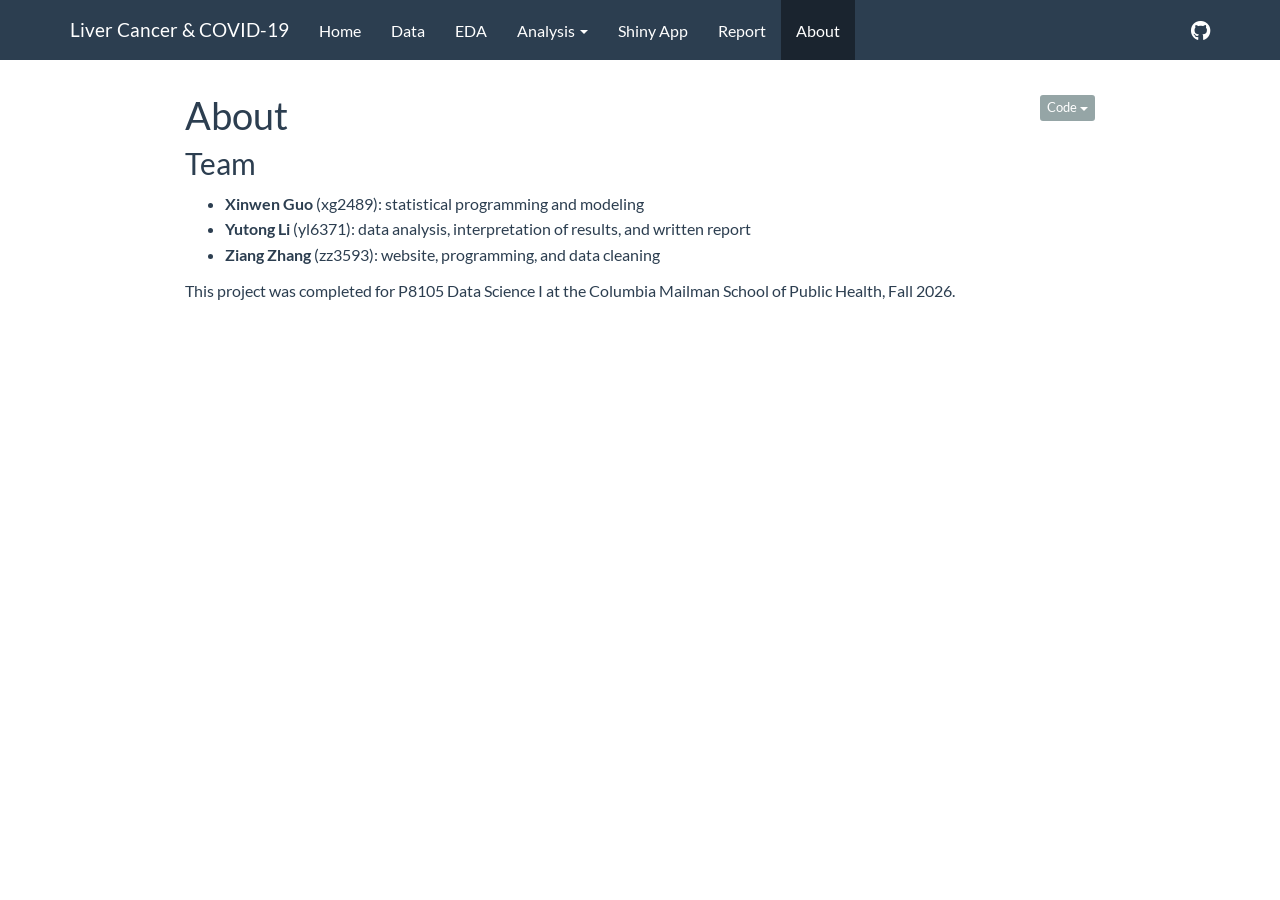
<file: docs/docs/about.html>
<!DOCTYPE html>

<html>

<head>

<meta charset="utf-8" />
<meta name="generator" content="pandoc" />
<meta http-equiv="X-UA-Compatible" content="IE=EDGE" />




<title>About</title>

<script src="site_libs/header-attrs-2.32/header-attrs.js"></script>
<script src="site_libs/jquery-3.6.0/jquery-3.6.0.min.js"></script>
<meta name="viewport" content="width=device-width, initial-scale=1" />
<link href="site_libs/bootstrap-3.3.5/css/flatly.min.css" rel="stylesheet" />
<script src="site_libs/bootstrap-3.3.5/js/bootstrap.min.js"></script>
<script src="site_libs/bootstrap-3.3.5/shim/html5shiv.min.js"></script>
<script src="site_libs/bootstrap-3.3.5/shim/respond.min.js"></script>
<style>h1 {font-size: 34px;}
       h1.title {font-size: 38px;}
       h2 {font-size: 30px;}
       h3 {font-size: 24px;}
       h4 {font-size: 18px;}
       h5 {font-size: 16px;}
       h6 {font-size: 12px;}
       code {color: inherit; background-color: rgba(0, 0, 0, 0.04);}
       pre:not([class]) { background-color: white }</style>
<script src="site_libs/navigation-1.1/tabsets.js"></script>
<script src="site_libs/navigation-1.1/codefolding.js"></script>
<link href="site_libs/highlightjs-9.12.0/default.css" rel="stylesheet" />
<script src="site_libs/highlightjs-9.12.0/highlight.js"></script>
<link href="site_libs/font-awesome-6.5.2/css/all.min.css" rel="stylesheet" />
<link href="site_libs/font-awesome-6.5.2/css/v4-shims.min.css" rel="stylesheet" />

<style type="text/css">
  code{white-space: pre-wrap;}
  span.smallcaps{font-variant: small-caps;}
  span.underline{text-decoration: underline;}
  div.column{display: inline-block; vertical-align: top; width: 50%;}
  div.hanging-indent{margin-left: 1.5em; text-indent: -1.5em;}
  ul.task-list{list-style: none;}
    </style>

<style type="text/css">code{white-space: pre;}</style>
<script type="text/javascript">
if (window.hljs) {
  hljs.configure({languages: []});
  hljs.initHighlightingOnLoad();
  if (document.readyState && document.readyState === "complete") {
    window.setTimeout(function() { hljs.initHighlighting(); }, 0);
  }
}
</script>






<link rel="stylesheet" href="styles.css" type="text/css" />



<style type = "text/css">
.main-container {
  max-width: 940px;
  margin-left: auto;
  margin-right: auto;
}
img {
  max-width:100%;
}
.tabbed-pane {
  padding-top: 12px;
}
.html-widget {
  margin-bottom: 20px;
}
button.code-folding-btn:focus {
  outline: none;
}
summary {
  display: list-item;
}
details > summary > p:only-child {
  display: inline;
}
pre code {
  padding: 0;
}
</style>


<style type="text/css">
.dropdown-submenu {
  position: relative;
}
.dropdown-submenu>.dropdown-menu {
  top: 0;
  left: 100%;
  margin-top: -6px;
  margin-left: -1px;
  border-radius: 0 6px 6px 6px;
}
.dropdown-submenu:hover>.dropdown-menu {
  display: block;
}
.dropdown-submenu>a:after {
  display: block;
  content: " ";
  float: right;
  width: 0;
  height: 0;
  border-color: transparent;
  border-style: solid;
  border-width: 5px 0 5px 5px;
  border-left-color: #cccccc;
  margin-top: 5px;
  margin-right: -10px;
}
.dropdown-submenu:hover>a:after {
  border-left-color: #adb5bd;
}
.dropdown-submenu.pull-left {
  float: none;
}
.dropdown-submenu.pull-left>.dropdown-menu {
  left: -100%;
  margin-left: 10px;
  border-radius: 6px 0 6px 6px;
}
</style>

<script type="text/javascript">
// manage active state of menu based on current page
$(document).ready(function () {
  // active menu anchor
  href = window.location.pathname
  href = href.substr(href.lastIndexOf('/') + 1)
  if (href === "")
    href = "index.html";
  var menuAnchor = $('a[href="' + href + '"]');

  // mark the anchor link active (and if it's in a dropdown, also mark that active)
  var dropdown = menuAnchor.closest('li.dropdown');
  if (window.bootstrap) { // Bootstrap 4+
    menuAnchor.addClass('active');
    dropdown.find('> .dropdown-toggle').addClass('active');
  } else { // Bootstrap 3
    menuAnchor.parent().addClass('active');
    dropdown.addClass('active');
  }

  // Navbar adjustments
  var navHeight = $(".navbar").first().height() + 15;
  var style = document.createElement('style');
  var pt = "padding-top: " + navHeight + "px; ";
  var mt = "margin-top: -" + navHeight + "px; ";
  var css = "";
  // offset scroll position for anchor links (for fixed navbar)
  for (var i = 1; i <= 6; i++) {
    css += ".section h" + i + "{ " + pt + mt + "}\n";
  }
  style.innerHTML = "body {" + pt + "padding-bottom: 40px; }\n" + css;
  document.head.appendChild(style);
});
</script>

<!-- tabsets -->

<style type="text/css">
.tabset-dropdown > .nav-tabs {
  display: inline-table;
  max-height: 500px;
  min-height: 44px;
  overflow-y: auto;
  border: 1px solid #ddd;
  border-radius: 4px;
}

.tabset-dropdown > .nav-tabs > li.active:before, .tabset-dropdown > .nav-tabs.nav-tabs-open:before {
  content: "\e259";
  font-family: 'Glyphicons Halflings';
  display: inline-block;
  padding: 10px;
  border-right: 1px solid #ddd;
}

.tabset-dropdown > .nav-tabs.nav-tabs-open > li.active:before {
  content: "\e258";
  font-family: 'Glyphicons Halflings';
  border: none;
}

.tabset-dropdown > .nav-tabs > li.active {
  display: block;
}

.tabset-dropdown > .nav-tabs > li > a,
.tabset-dropdown > .nav-tabs > li > a:focus,
.tabset-dropdown > .nav-tabs > li > a:hover {
  border: none;
  display: inline-block;
  border-radius: 4px;
  background-color: transparent;
}

.tabset-dropdown > .nav-tabs.nav-tabs-open > li {
  display: block;
  float: none;
}

.tabset-dropdown > .nav-tabs > li {
  display: none;
}
</style>

<!-- code folding -->
<style type="text/css">
.code-folding-btn { margin-bottom: 4px; }
</style>




</head>

<body>


<div class="container-fluid main-container">




<div class="navbar navbar-default  navbar-fixed-top" role="navigation">
  <div class="container">
    <div class="navbar-header">
      <button type="button" class="navbar-toggle collapsed" data-toggle="collapse" data-bs-toggle="collapse" data-target="#navbar" data-bs-target="#navbar">
        <span class="icon-bar"></span>
        <span class="icon-bar"></span>
        <span class="icon-bar"></span>
      </button>
      <a class="navbar-brand" href="index.html">Liver Cancer & COVID-19</a>
    </div>
    <div id="navbar" class="navbar-collapse collapse">
      <ul class="nav navbar-nav">
        <li>
  <a href="index.html">Home</a>
</li>
<li>
  <a href="data.html">Data</a>
</li>
<li>
  <a href="eda.html">EDA</a>
</li>
<li class="dropdown">
  <a href="#" class="dropdown-toggle" data-toggle="dropdown" role="button" data-bs-toggle="dropdown" aria-expanded="false">
    Analysis
     
    <span class="caret"></span>
  </a>
  <ul class="dropdown-menu" role="menu">
    <li>
      <a href="regression.html">Regression</a>
    </li>
    <li>
      <a href="survival.html">Survival Analysis</a>
    </li>
  </ul>
</li>
<li>
  <a href="shiny.html">Shiny App</a>
</li>
<li>
  <a href="report.html">Report</a>
</li>
<li>
  <a href="about.html">About</a>
</li>
      </ul>
      <ul class="nav navbar-nav navbar-right">
        <li>
  <a href="https://github.com/willowinna/p8105_final_project_HCC">
    <span class="fa fa-github fa-lg"></span>
     
  </a>
</li>
      </ul>
    </div><!--/.nav-collapse -->
  </div><!--/.container -->
</div><!--/.navbar -->

<div id="header">

<div class="btn-group pull-right float-right">
<button type="button" class="btn btn-default btn-xs btn-secondary btn-sm dropdown-toggle" data-toggle="dropdown" data-bs-toggle="dropdown" aria-haspopup="true" aria-expanded="false"><span>Code</span> <span class="caret"></span></button>
<ul class="dropdown-menu dropdown-menu-right" style="min-width: 50px;">
<li><a id="rmd-show-all-code" href="#">Show All Code</a></li>
<li><a id="rmd-hide-all-code" href="#">Hide All Code</a></li>
</ul>
</div>



<h1 class="title toc-ignore">About</h1>

</div>


<div id="team" class="section level2">
<h2>Team</h2>
<ul>
<li><strong>Xinwen Guo</strong> (xg2489): statistical programming and
modeling</li>
<li><strong>Yutong Li</strong> (yl6371): data analysis, interpretation
of results, and written report</li>
<li><strong>Ziang Zhang</strong> (zz3593): website, programming, and
data cleaning</li>
</ul>
<p>This project was completed for P8105 Data Science I at the Columbia
Mailman School of Public Health, Fall 2026.</p>
</div>




</div>

<script>

// add bootstrap table styles to pandoc tables
function bootstrapStylePandocTables() {
  $('tr.odd').parent('tbody').parent('table').addClass('table table-condensed');
}
$(document).ready(function () {
  bootstrapStylePandocTables();
});


</script>

<!-- tabsets -->

<script>
$(document).ready(function () {
  window.buildTabsets("TOC");
});

$(document).ready(function () {
  $('.tabset-dropdown > .nav-tabs > li').click(function () {
    $(this).parent().toggleClass('nav-tabs-open');
  });
});
</script>

<!-- code folding -->
<script>
$(document).ready(function () {
  window.initializeCodeFolding("hide" === "show");
});
</script>


<!-- dynamically load mathjax for compatibility with self-contained -->
<script>
  (function () {
    var script = document.createElement("script");
    script.type = "text/javascript";
    script.src  = "https://mathjax.rstudio.com/latest/MathJax.js?config=TeX-AMS-MML_HTMLorMML";
    document.getElementsByTagName("head")[0].appendChild(script);
  })();
</script>

</body>
</html>
</file>
<file: docs/site_libs/highlightjs-9.12.0/default.css>
.hljs-literal {
  color: #990073;
}

.hljs-number {
  color: #099;
}

.hljs-comment {
  color: #998;
  font-style: italic;
}

.hljs-keyword {
  color: #900;
  font-weight: bold;
}

.hljs-string {
  color: #d14;
}
</file>
<file: docs/styles.css>
/* Custom styles for the project website */
body {
  font-size: 16px;
  line-height: 1.6;
}
h1.title {
  margin-top: 20px;
}
</file>
<file: docs/docs/site_libs/highlightjs-9.12.0/default.css>
.hljs-literal {
  color: #990073;
}

.hljs-number {
  color: #099;
}

.hljs-comment {
  color: #998;
  font-style: italic;
}

.hljs-keyword {
  color: #900;
  font-weight: bold;
}

.hljs-string {
  color: #d14;
}
</file>
<file: docs/docs/styles.css>
/* Custom styles for the project website */
body {
  font-size: 16px;
  line-height: 1.6;
}
h1.title {
  margin-top: 20px;
}
</file>
<file: docs/site_libs/bootstrap-3.3.5/css/flatly.min.css>
@font-face {
  font-family: 'Lato';
  font-style: normal;
  font-weight: 400;
  src: url(fonts/Lato.ttf) format('truetype');
}
@font-face {
  font-family: 'Lato';
  font-style: normal;
  font-weight: 700;
  src: url(fonts/LatoBold.ttf) format('truetype');
}
@font-face {
  font-family: 'Lato';
  font-style: italic;
  font-weight: 400;
  src: url(fonts/LatoItalic.ttf) format('truetype');
}

/*!
 * bootswatch v3.3.6
 * Homepage: http://bootswatch.com
 * Copyright 2012-2015 Thomas Park
 * Licensed under MIT
 * Based on Bootstrap
*//*!
 * Bootstrap v3.3.6 (http://getbootstrap.com)
 * Copyright 2011-2015 Twitter, Inc.
 * Licensed under MIT (https://github.com/twbs/bootstrap/blob/master/LICENSE)
 *//*! normalize.css v3.0.3 | MIT License | github.com/necolas/normalize.css */html{font-family:sans-serif;-ms-text-size-adjust:100%;-webkit-text-size-adjust:100%}body{margin:0}article,aside,details,figcaption,figure,footer,header,hgroup,main,menu,nav,section,summary{display:block}audio,canvas,progress,video{display:inline-block;vertical-align:baseline}audio:not([controls]){display:none;height:0}[hidden],template{display:none}a{background-color:transparent}a:active,a:hover{outline:0}abbr[title]{border-bottom:1px dotted}b,strong{font-weight:bold}dfn{font-style:italic}h1{font-size:2em;margin:0.67em 0}mark{background:#ff0;color:#000}small{font-size:80%}sub,sup{font-size:75%;line-height:0;position:relative;vertical-align:baseline}sup{top:-0.5em}sub{bottom:-0.25em}img{border:0}svg:not(:root){overflow:hidden}figure{margin:1em 40px}hr{-webkit-box-sizing:content-box;-moz-box-sizing:content-box;box-sizing:content-box;height:0}pre{overflow:auto}code,kbd,pre,samp{font-family:monospace, monospace;font-size:1em}button,input,optgroup,select,textarea{color:inherit;font:inherit;margin:0}button{overflow:visible}button,select{text-transform:none}button,html input[type="button"],input[type="reset"],input[type="submit"]{-webkit-appearance:button;cursor:pointer}button[disabled],html input[disabled]{cursor:default}button::-moz-focus-inner,input::-moz-focus-inner{border:0;padding:0}input{line-height:normal}input[type="checkbox"],input[type="radio"]{-webkit-box-sizing:border-box;-moz-box-sizing:border-box;box-sizing:border-box;padding:0}input[type="number"]::-webkit-inner-spin-button,input[type="number"]::-webkit-outer-spin-button{height:auto}input[type="search"]{-webkit-appearance:textfield;-webkit-box-sizing:content-box;-moz-box-sizing:content-box;box-sizing:content-box}input[type="search"]::-webkit-search-cancel-button,input[type="search"]::-webkit-search-decoration{-webkit-appearance:none}fieldset{border:1px solid #c0c0c0;margin:0 2px;padding:0.35em 0.625em 0.75em}legend{border:0;padding:0}textarea{overflow:auto}optgroup{font-weight:bold}table{border-collapse:collapse;border-spacing:0}td,th{padding:0}/*! Source: https://github.com/h5bp/html5-boilerplate/blob/master/src/css/main.css */@media print{*,*:before,*:after{background:transparent !important;color:#000 !important;-webkit-box-shadow:none !important;box-shadow:none !important;text-shadow:none !important}a,a:visited{text-decoration:underline}a[href]:after{content:" (" attr(href) ")"}abbr[title]:after{content:" (" attr(title) ")"}a[href^="#"]:after,a[href^="javascript:"]:after{content:""}pre,blockquote{border:1px solid #999;page-break-inside:avoid}thead{display:table-header-group}tr,img{page-break-inside:avoid}img{max-width:100% !important}p,h2,h3{orphans:3;widows:3}h2,h3{page-break-after:avoid}.navbar{display:none}.btn>.caret,.dropup>.btn>.caret{border-top-color:#000 !important}.label{border:1px solid #000}.table{border-collapse:collapse !important}.table td,.table th{background-color:#fff !important}.table-bordered th,.table-bordered td{border:1px solid #ddd !important}}@font-face{font-family:'Glyphicons Halflings';src:url('../fonts/glyphicons-halflings-regular.eot');src:url('../fonts/glyphicons-halflings-regular.eot?#iefix') format('embedded-opentype'),url('../fonts/glyphicons-halflings-regular.woff') format('woff'),url('../fonts/glyphicons-halflings-regular.ttf') format('truetype'),url('../fonts/glyphicons-halflings-regular.svg#glyphicons_halflingsregular') format('svg')}.glyphicon{position:relative;top:1px;display:inline-block;font-family:'Glyphicons Halflings';font-style:normal;font-weight:normal;line-height:1;-webkit-font-smoothing:antialiased;-moz-osx-font-smoothing:grayscale}.glyphicon-asterisk:before{content:"\002a"}.glyphicon-plus:before{content:"\002b"}.glyphicon-euro:before,.glyphicon-eur:before{content:"\20ac"}.glyphicon-minus:before{content:"\2212"}.glyphicon-cloud:before{content:"\2601"}.glyphicon-envelope:before{content:"\2709"}.glyphicon-pencil:before{content:"\270f"}.glyphicon-glass:before{content:"\e001"}.glyphicon-music:before{content:"\e002"}.glyphicon-search:before{content:"\e003"}.glyphicon-heart:before{content:"\e005"}.glyphicon-star:before{content:"\e006"}.glyphicon-star-empty:before{content:"\e007"}.glyphicon-user:before{content:"\e008"}.glyphicon-film:before{content:"\e009"}.glyphicon-th-large:before{content:"\e010"}.glyphicon-th:before{content:"\e011"}.glyphicon-th-list:before{content:"\e012"}.glyphicon-ok:before{content:"\e013"}.glyphicon-remove:before{content:"\e014"}.glyphicon-zoom-in:before{content:"\e015"}.glyphicon-zoom-out:before{content:"\e016"}.glyphicon-off:before{content:"\e017"}.glyphicon-signal:before{content:"\e018"}.glyphicon-cog:before{content:"\e019"}.glyphicon-trash:before{content:"\e020"}.glyphicon-home:before{content:"\e021"}.glyphicon-file:before{content:"\e022"}.glyphicon-time:before{content:"\e023"}.glyphicon-road:before{content:"\e024"}.glyphicon-download-alt:before{content:"\e025"}.glyphicon-download:before{content:"\e026"}.glyphicon-upload:before{content:"\e027"}.glyphicon-inbox:before{content:"\e028"}.glyphicon-play-circle:before{content:"\e029"}.glyphicon-repeat:before{content:"\e030"}.glyphicon-refresh:before{content:"\e031"}.glyphicon-list-alt:before{content:"\e032"}.glyphicon-lock:before{content:"\e033"}.glyphicon-flag:before{content:"\e034"}.glyphicon-headphones:before{content:"\e035"}.glyphicon-volume-off:before{content:"\e036"}.glyphicon-volume-down:before{content:"\e037"}.glyphicon-volume-up:before{content:"\e038"}.glyphicon-qrcode:before{content:"\e039"}.glyphicon-barcode:before{content:"\e040"}.glyphicon-tag:before{content:"\e041"}.glyphicon-tags:before{content:"\e042"}.glyphicon-book:before{content:"\e043"}.glyphicon-bookmark:before{content:"\e044"}.glyphicon-print:before{content:"\e045"}.glyphicon-camera:before{content:"\e046"}.glyphicon-font:before{content:"\e047"}.glyphicon-bold:before{content:"\e048"}.glyphicon-italic:before{content:"\e049"}.glyphicon-text-height:before{content:"\e050"}.glyphicon-text-width:before{content:"\e051"}.glyphicon-align-left:before{content:"\e052"}.glyphicon-align-center:before{content:"\e053"}.glyphicon-align-right:before{content:"\e054"}.glyphicon-align-justify:before{content:"\e055"}.glyphicon-list:before{content:"\e056"}.glyphicon-indent-left:before{content:"\e057"}.glyphicon-indent-right:before{content:"\e058"}.glyphicon-facetime-video:before{content:"\e059"}.glyphicon-picture:before{content:"\e060"}.glyphicon-map-marker:before{content:"\e062"}.glyphicon-adjust:before{content:"\e063"}.glyphicon-tint:before{content:"\e064"}.glyphicon-edit:before{content:"\e065"}.glyphicon-share:before{content:"\e066"}.glyphicon-check:before{content:"\e067"}.glyphicon-move:before{content:"\e068"}.glyphicon-step-backward:before{content:"\e069"}.glyphicon-fast-backward:before{content:"\e070"}.glyphicon-backward:before{content:"\e071"}.glyphicon-play:before{content:"\e072"}.glyphicon-pause:before{content:"\e073"}.glyphicon-stop:before{content:"\e074"}.glyphicon-forward:before{content:"\e075"}.glyphicon-fast-forward:before{content:"\e076"}.glyphicon-step-forward:before{content:"\e077"}.glyphicon-eject:before{content:"\e078"}.glyphicon-chevron-left:before{content:"\e079"}.glyphicon-chevron-right:before{content:"\e080"}.glyphicon-plus-sign:before{content:"\e081"}.glyphicon-minus-sign:before{content:"\e082"}.glyphicon-remove-sign:before{content:"\e083"}.glyphicon-ok-sign:before{content:"\e084"}.glyphicon-question-sign:before{content:"\e085"}.glyphicon-info-sign:before{content:"\e086"}.glyphicon-screenshot:before{content:"\e087"}.glyphicon-remove-circle:before{content:"\e088"}.glyphicon-ok-circle:before{content:"\e089"}.glyphicon-ban-circle:before{content:"\e090"}.glyphicon-arrow-left:before{content:"\e091"}.glyphicon-arrow-right:before{content:"\e092"}.glyphicon-arrow-up:before{content:"\e093"}.glyphicon-arrow-down:before{content:"\e094"}.glyphicon-share-alt:before{content:"\e095"}.glyphicon-resize-full:before{content:"\e096"}.glyphicon-resize-small:before{content:"\e097"}.glyphicon-exclamation-sign:before{content:"\e101"}.glyphicon-gift:before{content:"\e102"}.glyphicon-leaf:before{content:"\e103"}.glyphicon-fire:before{content:"\e104"}.glyphicon-eye-open:before{content:"\e105"}.glyphicon-eye-close:before{content:"\e106"}.glyphicon-warning-sign:before{content:"\e107"}.glyphicon-plane:before{content:"\e108"}.glyphicon-calendar:before{content:"\e109"}.glyphicon-random:before{content:"\e110"}.glyphicon-comment:before{content:"\e111"}.glyphicon-magnet:before{content:"\e112"}.glyphicon-chevron-up:before{content:"\e113"}.glyphicon-chevron-down:before{content:"\e114"}.glyphicon-retweet:before{content:"\e115"}.glyphicon-shopping-cart:before{content:"\e116"}.glyphicon-folder-close:before{content:"\e117"}.glyphicon-folder-open:before{content:"\e118"}.glyphicon-resize-vertical:before{content:"\e119"}.glyphicon-resize-horizontal:before{content:"\e120"}.glyphicon-hdd:before{content:"\e121"}.glyphicon-bullhorn:before{content:"\e122"}.glyphicon-bell:before{content:"\e123"}.glyphicon-certificate:before{content:"\e124"}.glyphicon-thumbs-up:before{content:"\e125"}.glyphicon-thumbs-down:before{content:"\e126"}.glyphicon-hand-right:before{content:"\e127"}.glyphicon-hand-left:before{content:"\e128"}.glyphicon-hand-up:before{content:"\e129"}.glyphicon-hand-down:before{content:"\e130"}.glyphicon-circle-arrow-right:before{content:"\e131"}.glyphicon-circle-arrow-left:before{content:"\e132"}.glyphicon-circle-arrow-up:before{content:"\e133"}.glyphicon-circle-arrow-down:before{content:"\e134"}.glyphicon-globe:before{content:"\e135"}.glyphicon-wrench:before{content:"\e136"}.glyphicon-tasks:before{content:"\e137"}.glyphicon-filter:before{content:"\e138"}.glyphicon-briefcase:before{content:"\e139"}.glyphicon-fullscreen:before{content:"\e140"}.glyphicon-dashboard:before{content:"\e141"}.glyphicon-paperclip:before{content:"\e142"}.glyphicon-heart-empty:before{content:"\e143"}.glyphicon-link:before{content:"\e144"}.glyphicon-phone:before{content:"\e145"}.glyphicon-pushpin:before{content:"\e146"}.glyphicon-usd:before{content:"\e148"}.glyphicon-gbp:before{content:"\e149"}.glyphicon-sort:before{content:"\e150"}.glyphicon-sort-by-alphabet:before{content:"\e151"}.glyphicon-sort-by-alphabet-alt:before{content:"\e152"}.glyphicon-sort-by-order:before{content:"\e153"}.glyphicon-sort-by-order-alt:before{content:"\e154"}.glyphicon-sort-by-attributes:before{content:"\e155"}.glyphicon-sort-by-attributes-alt:before{content:"\e156"}.glyphicon-unchecked:before{content:"\e157"}.glyphicon-expand:before{content:"\e158"}.glyphicon-collapse-down:before{content:"\e159"}.glyphicon-collapse-up:before{content:"\e160"}.glyphicon-log-in:before{content:"\e161"}.glyphicon-flash:before{content:"\e162"}.glyphicon-log-out:before{content:"\e163"}.glyphicon-new-window:before{content:"\e164"}.glyphicon-record:before{content:"\e165"}.glyphicon-save:before{content:"\e166"}.glyphicon-open:before{content:"\e167"}.glyphicon-saved:before{content:"\e168"}.glyphicon-import:before{content:"\e169"}.glyphicon-export:before{content:"\e170"}.glyphicon-send:before{content:"\e171"}.glyphicon-floppy-disk:before{content:"\e172"}.glyphicon-floppy-saved:before{content:"\e173"}.glyphicon-floppy-remove:before{content:"\e174"}.glyphicon-floppy-save:before{content:"\e175"}.glyphicon-floppy-open:before{content:"\e176"}.glyphicon-credit-card:before{content:"\e177"}.glyphicon-transfer:before{content:"\e178"}.glyphicon-cutlery:before{content:"\e179"}.glyphicon-header:before{content:"\e180"}.glyphicon-compressed:before{content:"\e181"}.glyphicon-earphone:before{content:"\e182"}.glyphicon-phone-alt:before{content:"\e183"}.glyphicon-tower:before{content:"\e184"}.glyphicon-stats:before{content:"\e185"}.glyphicon-sd-video:before{content:"\e186"}.glyphicon-hd-video:before{content:"\e187"}.glyphicon-subtitles:before{content:"\e188"}.glyphicon-sound-stereo:before{content:"\e189"}.glyphicon-sound-dolby:before{content:"\e190"}.glyphicon-sound-5-1:before{content:"\e191"}.glyphicon-sound-6-1:before{content:"\e192"}.glyphicon-sound-7-1:before{content:"\e193"}.glyphicon-copyright-mark:before{content:"\e194"}.glyphicon-registration-mark:before{content:"\e195"}.glyphicon-cloud-download:before{content:"\e197"}.glyphicon-cloud-upload:before{content:"\e198"}.glyphicon-tree-conifer:before{content:"\e199"}.glyphicon-tree-deciduous:before{content:"\e200"}.glyphicon-cd:before{content:"\e201"}.glyphicon-save-file:before{content:"\e202"}.glyphicon-open-file:before{content:"\e203"}.glyphicon-level-up:before{content:"\e204"}.glyphicon-copy:before{content:"\e205"}.glyphicon-paste:before{content:"\e206"}.glyphicon-alert:before{content:"\e209"}.glyphicon-equalizer:before{content:"\e210"}.glyphicon-king:before{content:"\e211"}.glyphicon-queen:before{content:"\e212"}.glyphicon-pawn:before{content:"\e213"}.glyphicon-bishop:before{content:"\e214"}.glyphicon-knight:before{content:"\e215"}.glyphicon-baby-formula:before{content:"\e216"}.glyphicon-tent:before{content:"\26fa"}.glyphicon-blackboard:before{content:"\e218"}.glyphicon-bed:before{content:"\e219"}.glyphicon-apple:before{content:"\f8ff"}.glyphicon-erase:before{content:"\e221"}.glyphicon-hourglass:before{content:"\231b"}.glyphicon-lamp:before{content:"\e223"}.glyphicon-duplicate:before{content:"\e224"}.glyphicon-piggy-bank:before{content:"\e225"}.glyphicon-scissors:before{content:"\e226"}.glyphicon-bitcoin:before{content:"\e227"}.glyphicon-btc:before{content:"\e227"}.glyphicon-xbt:before{content:"\e227"}.glyphicon-yen:before{content:"\00a5"}.glyphicon-jpy:before{content:"\00a5"}.glyphicon-ruble:before{content:"\20bd"}.glyphicon-rub:before{content:"\20bd"}.glyphicon-scale:before{content:"\e230"}.glyphicon-ice-lolly:before{content:"\e231"}.glyphicon-ice-lolly-tasted:before{content:"\e232"}.glyphicon-education:before{content:"\e233"}.glyphicon-option-horizontal:before{content:"\e234"}.glyphicon-option-vertical:before{content:"\e235"}.glyphicon-menu-hamburger:before{content:"\e236"}.glyphicon-modal-window:before{content:"\e237"}.glyphicon-oil:before{content:"\e238"}.glyphicon-grain:before{content:"\e239"}.glyphicon-sunglasses:before{content:"\e240"}.glyphicon-text-size:before{content:"\e241"}.glyphicon-text-color:before{content:"\e242"}.glyphicon-text-background:before{content:"\e243"}.glyphicon-object-align-top:before{content:"\e244"}.glyphicon-object-align-bottom:before{content:"\e245"}.glyphicon-object-align-horizontal:before{content:"\e246"}.glyphicon-object-align-left:before{content:"\e247"}.glyphicon-object-align-vertical:before{content:"\e248"}.glyphicon-object-align-right:before{content:"\e249"}.glyphicon-triangle-right:before{content:"\e250"}.glyphicon-triangle-left:before{content:"\e251"}.glyphicon-triangle-bottom:before{content:"\e252"}.glyphicon-triangle-top:before{content:"\e253"}.glyphicon-console:before{content:"\e254"}.glyphicon-superscript:before{content:"\e255"}.glyphicon-subscript:before{content:"\e256"}.glyphicon-menu-left:before{content:"\e257"}.glyphicon-menu-right:before{content:"\e258"}.glyphicon-menu-down:before{content:"\e259"}.glyphicon-menu-up:before{content:"\e260"}*{-webkit-box-sizing:border-box;-moz-box-sizing:border-box;box-sizing:border-box}*:before,*:after{-webkit-box-sizing:border-box;-moz-box-sizing:border-box;box-sizing:border-box}html{font-size:10px;-webkit-tap-highlight-color:rgba(0,0,0,0)}body{font-family:"Lato","Helvetica Neue",Helvetica,Arial,sans-serif;font-size:15px;line-height:1.42857143;color:#2c3e50;background-color:#ffffff}input,button,select,textarea{font-family:inherit;font-size:inherit;line-height:inherit}a{color:#18bc9c;text-decoration:none}a:hover,a:focus{color:#18bc9c;text-decoration:underline}a:focus{outline:thin dotted;outline:5px auto -webkit-focus-ring-color;outline-offset:-2px}figure{margin:0}img{vertical-align:middle}.img-responsive,.thumbnail>img,.thumbnail a>img,.carousel-inner>.item>img,.carousel-inner>.item>a>img{display:block;max-width:100%;height:auto}.img-rounded{border-radius:6px}.img-thumbnail{padding:4px;line-height:1.42857143;background-color:#ffffff;border:1px solid #ecf0f1;border-radius:4px;-webkit-transition:all .2s ease-in-out;-o-transition:all .2s ease-in-out;transition:all .2s ease-in-out;display:inline-block;max-width:100%;height:auto}.img-circle{border-radius:50%}hr{margin-top:21px;margin-bottom:21px;border:0;border-top:1px solid #ecf0f1}.sr-only{position:absolute;width:1px;height:1px;margin:-1px;padding:0;overflow:hidden;clip:rect(0, 0, 0, 0);border:0}.sr-only-focusable:active,.sr-only-focusable:focus{position:static;width:auto;height:auto;margin:0;overflow:visible;clip:auto}[role="button"]{cursor:pointer}h1,h2,h3,h4,h5,h6,.h1,.h2,.h3,.h4,.h5,.h6{font-family:"Lato","Helvetica Neue",Helvetica,Arial,sans-serif;font-weight:400;line-height:1.1;color:inherit}h1 small,h2 small,h3 small,h4 small,h5 small,h6 small,.h1 small,.h2 small,.h3 small,.h4 small,.h5 small,.h6 small,h1 .small,h2 .small,h3 .small,h4 .small,h5 .small,h6 .small,.h1 .small,.h2 .small,.h3 .small,.h4 .small,.h5 .small,.h6 .small{font-weight:normal;line-height:1;color:#b4bcc2}h1,.h1,h2,.h2,h3,.h3{margin-top:21px;margin-bottom:10.5px}h1 small,.h1 small,h2 small,.h2 small,h3 small,.h3 small,h1 .small,.h1 .small,h2 .small,.h2 .small,h3 .small,.h3 .small{font-size:65%}h4,.h4,h5,.h5,h6,.h6{margin-top:10.5px;margin-bottom:10.5px}h4 small,.h4 small,h5 small,.h5 small,h6 small,.h6 small,h4 .small,.h4 .small,h5 .small,.h5 .small,h6 .small,.h6 .small{font-size:75%}h1,.h1{font-size:39px}h2,.h2{font-size:32px}h3,.h3{font-size:26px}h4,.h4{font-size:19px}h5,.h5{font-size:15px}h6,.h6{font-size:13px}p{margin:0 0 10.5px}.lead{margin-bottom:21px;font-size:17px;font-weight:300;line-height:1.4}@media (min-width:768px){.lead{font-size:22.5px}}small,.small{font-size:86%}mark,.mark{background-color:#f39c12;padding:.2em}.text-left{text-align:left}.text-right{text-align:right}.text-center{text-align:center}.text-justify{text-align:justify}.text-nowrap{white-space:nowrap}.text-lowercase{text-transform:lowercase}.text-uppercase{text-transform:uppercase}.text-capitalize{text-transform:capitalize}.text-muted{color:#b4bcc2}.text-primary{color:#2c3e50}a.text-primary:hover,a.text-primary:focus{color:#1a242f}.text-success{color:#ffffff}a.text-success:hover,a.text-success:focus{color:#e6e6e6}.text-info{color:#ffffff}a.text-info:hover,a.text-info:focus{color:#e6e6e6}.text-warning{color:#ffffff}a.text-warning:hover,a.text-warning:focus{color:#e6e6e6}.text-danger{color:#ffffff}a.text-danger:hover,a.text-danger:focus{color:#e6e6e6}.bg-primary{color:#fff;background-color:#2c3e50}a.bg-primary:hover,a.bg-primary:focus{background-color:#1a242f}.bg-success{background-color:#18bc9c}a.bg-success:hover,a.bg-success:focus{background-color:#128f76}.bg-info{background-color:#3498db}a.bg-info:hover,a.bg-info:focus{background-color:#217dbb}.bg-warning{background-color:#f39c12}a.bg-warning:hover,a.bg-warning:focus{background-color:#c87f0a}.bg-danger{background-color:#e74c3c}a.bg-danger:hover,a.bg-danger:focus{background-color:#d62c1a}.page-header{padding-bottom:9.5px;margin:42px 0 21px;border-bottom:1px solid transparent}ul,ol{margin-top:0;margin-bottom:10.5px}ul ul,ol ul,ul ol,ol ol{margin-bottom:0}.list-unstyled{padding-left:0;list-style:none}.list-inline{padding-left:0;list-style:none;margin-left:-5px}.list-inline>li{display:inline-block;padding-left:5px;padding-right:5px}dl{margin-top:0;margin-bottom:21px}dt,dd{line-height:1.42857143}dt{font-weight:bold}dd{margin-left:0}@media (min-width:768px){.dl-horizontal dt{float:left;width:160px;clear:left;text-align:right;overflow:hidden;text-overflow:ellipsis;white-space:nowrap}.dl-horizontal dd{margin-left:180px}}abbr[title],abbr[data-original-title]{cursor:help;border-bottom:1px dotted #b4bcc2}.initialism{font-size:90%;text-transform:uppercase}blockquote{padding:10.5px 21px;margin:0 0 21px;font-size:18.75px;border-left:5px solid #ecf0f1}blockquote p:last-child,blockquote ul:last-child,blockquote ol:last-child{margin-bottom:0}blockquote footer,blockquote small,blockquote .small{display:block;font-size:80%;line-height:1.42857143;color:#b4bcc2}blockquote footer:before,blockquote small:before,blockquote .small:before{content:'\2014 \00A0'}.blockquote-reverse,blockquote.pull-right{padding-right:15px;padding-left:0;border-right:5px solid #ecf0f1;border-left:0;text-align:right}.blockquote-reverse footer:before,blockquote.pull-right footer:before,.blockquote-reverse small:before,blockquote.pull-right small:before,.blockquote-reverse .small:before,blockquote.pull-right .small:before{content:''}.blockquote-reverse footer:after,blockquote.pull-right footer:after,.blockquote-reverse small:after,blockquote.pull-right small:after,.blockquote-reverse .small:after,blockquote.pull-right .small:after{content:'\00A0 \2014'}address{margin-bottom:21px;font-style:normal;line-height:1.42857143}code,kbd,pre,samp{font-family:monospace}code{padding:2px 4px;font-size:90%;color:#c7254e;background-color:#f9f2f4;border-radius:4px}kbd{padding:2px 4px;font-size:90%;color:#ffffff;background-color:#333333;border-radius:3px;-webkit-box-shadow:inset 0 -1px 0 rgba(0,0,0,0.25);box-shadow:inset 0 -1px 0 rgba(0,0,0,0.25)}kbd kbd{padding:0;font-size:100%;font-weight:bold;-webkit-box-shadow:none;box-shadow:none}pre{display:block;padding:10px;margin:0 0 10.5px;font-size:14px;line-height:1.42857143;word-break:break-all;word-wrap:break-word;color:#7b8a8b;background-color:#ecf0f1;border:1px solid #cccccc;border-radius:4px}pre code{padding:0;font-size:inherit;color:inherit;white-space:pre-wrap;background-color:transparent;border-radius:0}.pre-scrollable{max-height:340px;overflow-y:scroll}.container{margin-right:auto;margin-left:auto;padding-left:15px;padding-right:15px}@media (min-width:768px){.container{width:750px}}@media (min-width:992px){.container{width:970px}}@media (min-width:1200px){.container{width:1170px}}.container-fluid{margin-right:auto;margin-left:auto;padding-left:15px;padding-right:15px}.row{margin-left:-15px;margin-right:-15px}.col-xs-1,.col-sm-1,.col-md-1,.col-lg-1,.col-xs-2,.col-sm-2,.col-md-2,.col-lg-2,.col-xs-3,.col-sm-3,.col-md-3,.col-lg-3,.col-xs-4,.col-sm-4,.col-md-4,.col-lg-4,.col-xs-5,.col-sm-5,.col-md-5,.col-lg-5,.col-xs-6,.col-sm-6,.col-md-6,.col-lg-6,.col-xs-7,.col-sm-7,.col-md-7,.col-lg-7,.col-xs-8,.col-sm-8,.col-md-8,.col-lg-8,.col-xs-9,.col-sm-9,.col-md-9,.col-lg-9,.col-xs-10,.col-sm-10,.col-md-10,.col-lg-10,.col-xs-11,.col-sm-11,.col-md-11,.col-lg-11,.col-xs-12,.col-sm-12,.col-md-12,.col-lg-12{position:relative;min-height:1px;padding-left:15px;padding-right:15px}.col-xs-1,.col-xs-2,.col-xs-3,.col-xs-4,.col-xs-5,.col-xs-6,.col-xs-7,.col-xs-8,.col-xs-9,.col-xs-10,.col-xs-11,.col-xs-12{float:left}.col-xs-12{width:100%}.col-xs-11{width:91.66666667%}.col-xs-10{width:83.33333333%}.col-xs-9{width:75%}.col-xs-8{width:66.66666667%}.col-xs-7{width:58.33333333%}.col-xs-6{width:50%}.col-xs-5{width:41.66666667%}.col-xs-4{width:33.33333333%}.col-xs-3{width:25%}.col-xs-2{width:16.66666667%}.col-xs-1{width:8.33333333%}.col-xs-pull-12{right:100%}.col-xs-pull-11{right:91.66666667%}.col-xs-pull-10{right:83.33333333%}.col-xs-pull-9{right:75%}.col-xs-pull-8{right:66.66666667%}.col-xs-pull-7{right:58.33333333%}.col-xs-pull-6{right:50%}.col-xs-pull-5{right:41.66666667%}.col-xs-pull-4{right:33.33333333%}.col-xs-pull-3{right:25%}.col-xs-pull-2{right:16.66666667%}.col-xs-pull-1{right:8.33333333%}.col-xs-pull-0{right:auto}.col-xs-push-12{left:100%}.col-xs-push-11{left:91.66666667%}.col-xs-push-10{left:83.33333333%}.col-xs-push-9{left:75%}.col-xs-push-8{left:66.66666667%}.col-xs-push-7{left:58.33333333%}.col-xs-push-6{left:50%}.col-xs-push-5{left:41.66666667%}.col-xs-push-4{left:33.33333333%}.col-xs-push-3{left:25%}.col-xs-push-2{left:16.66666667%}.col-xs-push-1{left:8.33333333%}.col-xs-push-0{left:auto}.col-xs-offset-12{margin-left:100%}.col-xs-offset-11{margin-left:91.66666667%}.col-xs-offset-10{margin-left:83.33333333%}.col-xs-offset-9{margin-left:75%}.col-xs-offset-8{margin-left:66.66666667%}.col-xs-offset-7{margin-left:58.33333333%}.col-xs-offset-6{margin-left:50%}.col-xs-offset-5{margin-left:41.66666667%}.col-xs-offset-4{margin-left:33.33333333%}.col-xs-offset-3{margin-left:25%}.col-xs-offset-2{margin-left:16.66666667%}.col-xs-offset-1{margin-left:8.33333333%}.col-xs-offset-0{margin-left:0%}@media (min-width:768px){.col-sm-1,.col-sm-2,.col-sm-3,.col-sm-4,.col-sm-5,.col-sm-6,.col-sm-7,.col-sm-8,.col-sm-9,.col-sm-10,.col-sm-11,.col-sm-12{float:left}.col-sm-12{width:100%}.col-sm-11{width:91.66666667%}.col-sm-10{width:83.33333333%}.col-sm-9{width:75%}.col-sm-8{width:66.66666667%}.col-sm-7{width:58.33333333%}.col-sm-6{width:50%}.col-sm-5{width:41.66666667%}.col-sm-4{width:33.33333333%}.col-sm-3{width:25%}.col-sm-2{width:16.66666667%}.col-sm-1{width:8.33333333%}.col-sm-pull-12{right:100%}.col-sm-pull-11{right:91.66666667%}.col-sm-pull-10{right:83.33333333%}.col-sm-pull-9{right:75%}.col-sm-pull-8{right:66.66666667%}.col-sm-pull-7{right:58.33333333%}.col-sm-pull-6{right:50%}.col-sm-pull-5{right:41.66666667%}.col-sm-pull-4{right:33.33333333%}.col-sm-pull-3{right:25%}.col-sm-pull-2{right:16.66666667%}.col-sm-pull-1{right:8.33333333%}.col-sm-pull-0{right:auto}.col-sm-push-12{left:100%}.col-sm-push-11{left:91.66666667%}.col-sm-push-10{left:83.33333333%}.col-sm-push-9{left:75%}.col-sm-push-8{left:66.66666667%}.col-sm-push-7{left:58.33333333%}.col-sm-push-6{left:50%}.col-sm-push-5{left:41.66666667%}.col-sm-push-4{left:33.33333333%}.col-sm-push-3{left:25%}.col-sm-push-2{left:16.66666667%}.col-sm-push-1{left:8.33333333%}.col-sm-push-0{left:auto}.col-sm-offset-12{margin-left:100%}.col-sm-offset-11{margin-left:91.66666667%}.col-sm-offset-10{margin-left:83.33333333%}.col-sm-offset-9{margin-left:75%}.col-sm-offset-8{margin-left:66.66666667%}.col-sm-offset-7{margin-left:58.33333333%}.col-sm-offset-6{margin-left:50%}.col-sm-offset-5{margin-left:41.66666667%}.col-sm-offset-4{margin-left:33.33333333%}.col-sm-offset-3{margin-left:25%}.col-sm-offset-2{margin-left:16.66666667%}.col-sm-offset-1{margin-left:8.33333333%}.col-sm-offset-0{margin-left:0%}}@media (min-width:992px){.col-md-1,.col-md-2,.col-md-3,.col-md-4,.col-md-5,.col-md-6,.col-md-7,.col-md-8,.col-md-9,.col-md-10,.col-md-11,.col-md-12{float:left}.col-md-12{width:100%}.col-md-11{width:91.66666667%}.col-md-10{width:83.33333333%}.col-md-9{width:75%}.col-md-8{width:66.66666667%}.col-md-7{width:58.33333333%}.col-md-6{width:50%}.col-md-5{width:41.66666667%}.col-md-4{width:33.33333333%}.col-md-3{width:25%}.col-md-2{width:16.66666667%}.col-md-1{width:8.33333333%}.col-md-pull-12{right:100%}.col-md-pull-11{right:91.66666667%}.col-md-pull-10{right:83.33333333%}.col-md-pull-9{right:75%}.col-md-pull-8{right:66.66666667%}.col-md-pull-7{right:58.33333333%}.col-md-pull-6{right:50%}.col-md-pull-5{right:41.66666667%}.col-md-pull-4{right:33.33333333%}.col-md-pull-3{right:25%}.col-md-pull-2{right:16.66666667%}.col-md-pull-1{right:8.33333333%}.col-md-pull-0{right:auto}.col-md-push-12{left:100%}.col-md-push-11{left:91.66666667%}.col-md-push-10{left:83.33333333%}.col-md-push-9{left:75%}.col-md-push-8{left:66.66666667%}.col-md-push-7{left:58.33333333%}.col-md-push-6{left:50%}.col-md-push-5{left:41.66666667%}.col-md-push-4{left:33.33333333%}.col-md-push-3{left:25%}.col-md-push-2{left:16.66666667%}.col-md-push-1{left:8.33333333%}.col-md-push-0{left:auto}.col-md-offset-12{margin-left:100%}.col-md-offset-11{margin-left:91.66666667%}.col-md-offset-10{margin-left:83.33333333%}.col-md-offset-9{margin-left:75%}.col-md-offset-8{margin-left:66.66666667%}.col-md-offset-7{margin-left:58.33333333%}.col-md-offset-6{margin-left:50%}.col-md-offset-5{margin-left:41.66666667%}.col-md-offset-4{margin-left:33.33333333%}.col-md-offset-3{margin-left:25%}.col-md-offset-2{margin-left:16.66666667%}.col-md-offset-1{margin-left:8.33333333%}.col-md-offset-0{margin-left:0%}}@media (min-width:1200px){.col-lg-1,.col-lg-2,.col-lg-3,.col-lg-4,.col-lg-5,.col-lg-6,.col-lg-7,.col-lg-8,.col-lg-9,.col-lg-10,.col-lg-11,.col-lg-12{float:left}.col-lg-12{width:100%}.col-lg-11{width:91.66666667%}.col-lg-10{width:83.33333333%}.col-lg-9{width:75%}.col-lg-8{width:66.66666667%}.col-lg-7{width:58.33333333%}.col-lg-6{width:50%}.col-lg-5{width:41.66666667%}.col-lg-4{width:33.33333333%}.col-lg-3{width:25%}.col-lg-2{width:16.66666667%}.col-lg-1{width:8.33333333%}.col-lg-pull-12{right:100%}.col-lg-pull-11{right:91.66666667%}.col-lg-pull-10{right:83.33333333%}.col-lg-pull-9{right:75%}.col-lg-pull-8{right:66.66666667%}.col-lg-pull-7{right:58.33333333%}.col-lg-pull-6{right:50%}.col-lg-pull-5{right:41.66666667%}.col-lg-pull-4{right:33.33333333%}.col-lg-pull-3{right:25%}.col-lg-pull-2{right:16.66666667%}.col-lg-pull-1{right:8.33333333%}.col-lg-pull-0{right:auto}.col-lg-push-12{left:100%}.col-lg-push-11{left:91.66666667%}.col-lg-push-10{left:83.33333333%}.col-lg-push-9{left:75%}.col-lg-push-8{left:66.66666667%}.col-lg-push-7{left:58.33333333%}.col-lg-push-6{left:50%}.col-lg-push-5{left:41.66666667%}.col-lg-push-4{left:33.33333333%}.col-lg-push-3{left:25%}.col-lg-push-2{left:16.66666667%}.col-lg-push-1{left:8.33333333%}.col-lg-push-0{left:auto}.col-lg-offset-12{margin-left:100%}.col-lg-offset-11{margin-left:91.66666667%}.col-lg-offset-10{margin-left:83.33333333%}.col-lg-offset-9{margin-left:75%}.col-lg-offset-8{margin-left:66.66666667%}.col-lg-offset-7{margin-left:58.33333333%}.col-lg-offset-6{margin-left:50%}.col-lg-offset-5{margin-left:41.66666667%}.col-lg-offset-4{margin-left:33.33333333%}.col-lg-offset-3{margin-left:25%}.col-lg-offset-2{margin-left:16.66666667%}.col-lg-offset-1{margin-left:8.33333333%}.col-lg-offset-0{margin-left:0%}}table{background-color:transparent}caption{padding-top:8px;padding-bottom:8px;color:#b4bcc2;text-align:left}th{}.table{width:100%;max-width:100%;margin-bottom:21px}.table>thead>tr>th,.table>tbody>tr>th,.table>tfoot>tr>th,.table>thead>tr>td,.table>tbody>tr>td,.table>tfoot>tr>td{padding:8px;line-height:1.42857143;vertical-align:top;border-top:1px solid #ecf0f1}.table>thead>tr>th{vertical-align:bottom;border-bottom:2px solid #ecf0f1}.table>caption+thead>tr:first-child>th,.table>colgroup+thead>tr:first-child>th,.table>thead:first-child>tr:first-child>th,.table>caption+thead>tr:first-child>td,.table>colgroup+thead>tr:first-child>td,.table>thead:first-child>tr:first-child>td{border-top:0}.table>tbody+tbody{border-top:2px solid #ecf0f1}.table .table{background-color:#ffffff}.table-condensed>thead>tr>th,.table-condensed>tbody>tr>th,.table-condensed>tfoot>tr>th,.table-condensed>thead>tr>td,.table-condensed>tbody>tr>td,.table-condensed>tfoot>tr>td{padding:5px}.table-bordered{border:1px solid #ecf0f1}.table-bordered>thead>tr>th,.table-bordered>tbody>tr>th,.table-bordered>tfoot>tr>th,.table-bordered>thead>tr>td,.table-bordered>tbody>tr>td,.table-bordered>tfoot>tr>td{border:1px solid #ecf0f1}.table-bordered>thead>tr>th,.table-bordered>thead>tr>td{border-bottom-width:2px}.table-striped>tbody>tr:nth-of-type(odd){background-color:#f9f9f9}.table-hover>tbody>tr:hover{background-color:#ecf0f1}table col[class*="col-"]{position:static;float:none;display:table-column}table td[class*="col-"],table th[class*="col-"]{position:static;float:none;display:table-cell}.table>thead>tr>td.active,.table>tbody>tr>td.active,.table>tfoot>tr>td.active,.table>thead>tr>th.active,.table>tbody>tr>th.active,.table>tfoot>tr>th.active,.table>thead>tr.active>td,.table>tbody>tr.active>td,.table>tfoot>tr.active>td,.table>thead>tr.active>th,.table>tbody>tr.active>th,.table>tfoot>tr.active>th{background-color:#ecf0f1}.table-hover>tbody>tr>td.active:hover,.table-hover>tbody>tr>th.active:hover,.table-hover>tbody>tr.active:hover>td,.table-hover>tbody>tr:hover>.active,.table-hover>tbody>tr.active:hover>th{background-color:#dde4e6}.table>thead>tr>td.success,.table>tbody>tr>td.success,.table>tfoot>tr>td.success,.table>thead>tr>th.success,.table>tbody>tr>th.success,.table>tfoot>tr>th.success,.table>thead>tr.success>td,.table>tbody>tr.success>td,.table>tfoot>tr.success>td,.table>thead>tr.success>th,.table>tbody>tr.success>th,.table>tfoot>tr.success>th{background-color:#18bc9c}.table-hover>tbody>tr>td.success:hover,.table-hover>tbody>tr>th.success:hover,.table-hover>tbody>tr.success:hover>td,.table-hover>tbody>tr:hover>.success,.table-hover>tbody>tr.success:hover>th{background-color:#15a589}.table>thead>tr>td.info,.table>tbody>tr>td.info,.table>tfoot>tr>td.info,.table>thead>tr>th.info,.table>tbody>tr>th.info,.table>tfoot>tr>th.info,.table>thead>tr.info>td,.table>tbody>tr.info>td,.table>tfoot>tr.info>td,.table>thead>tr.info>th,.table>tbody>tr.info>th,.table>tfoot>tr.info>th{background-color:#3498db}.table-hover>tbody>tr>td.info:hover,.table-hover>tbody>tr>th.info:hover,.table-hover>tbody>tr.info:hover>td,.table-hover>tbody>tr:hover>.info,.table-hover>tbody>tr.info:hover>th{background-color:#258cd1}.table>thead>tr>td.warning,.table>tbody>tr>td.warning,.table>tfoot>tr>td.warning,.table>thead>tr>th.warning,.table>tbody>tr>th.warning,.table>tfoot>tr>th.warning,.table>thead>tr.warning>td,.table>tbody>tr.warning>td,.table>tfoot>tr.warning>td,.table>thead>tr.warning>th,.table>tbody>tr.warning>th,.table>tfoot>tr.warning>th{background-color:#f39c12}.table-hover>tbody>tr>td.warning:hover,.table-hover>tbody>tr>th.warning:hover,.table-hover>tbody>tr.warning:hover>td,.table-hover>tbody>tr:hover>.warning,.table-hover>tbody>tr.warning:hover>th{background-color:#e08e0b}.table>thead>tr>td.danger,.table>tbody>tr>td.danger,.table>tfoot>tr>td.danger,.table>thead>tr>th.danger,.table>tbody>tr>th.danger,.table>tfoot>tr>th.danger,.table>thead>tr.danger>td,.table>tbody>tr.danger>td,.table>tfoot>tr.danger>td,.table>thead>tr.danger>th,.table>tbody>tr.danger>th,.table>tfoot>tr.danger>th{background-color:#e74c3c}.table-hover>tbody>tr>td.danger:hover,.table-hover>tbody>tr>th.danger:hover,.table-hover>tbody>tr.danger:hover>td,.table-hover>tbody>tr:hover>.danger,.table-hover>tbody>tr.danger:hover>th{background-color:#e43725}.table-responsive{overflow-x:auto;min-height:0.01%}@media screen and (max-width:767px){.table-responsive{width:100%;margin-bottom:15.75px;overflow-y:hidden;-ms-overflow-style:-ms-autohiding-scrollbar;border:1px solid #ecf0f1}.table-responsive>.table{margin-bottom:0}.table-responsive>.table>thead>tr>th,.table-responsive>.table>tbody>tr>th,.table-responsive>.table>tfoot>tr>th,.table-responsive>.table>thead>tr>td,.table-responsive>.table>tbody>tr>td,.table-responsive>.table>tfoot>tr>td{white-space:nowrap}.table-responsive>.table-bordered{border:0}.table-responsive>.table-bordered>thead>tr>th:first-child,.table-responsive>.table-bordered>tbody>tr>th:first-child,.table-responsive>.table-bordered>tfoot>tr>th:first-child,.table-responsive>.table-bordered>thead>tr>td:first-child,.table-responsive>.table-bordered>tbody>tr>td:first-child,.table-responsive>.table-bordered>tfoot>tr>td:first-child{border-left:0}.table-responsive>.table-bordered>thead>tr>th:last-child,.table-responsive>.table-bordered>tbody>tr>th:last-child,.table-responsive>.table-bordered>tfoot>tr>th:last-child,.table-responsive>.table-bordered>thead>tr>td:last-child,.table-responsive>.table-bordered>tbody>tr>td:last-child,.table-responsive>.table-bordered>tfoot>tr>td:last-child{border-right:0}.table-responsive>.table-bordered>tbody>tr:last-child>th,.table-responsive>.table-bordered>tfoot>tr:last-child>th,.table-responsive>.table-bordered>tbody>tr:last-child>td,.table-responsive>.table-bordered>tfoot>tr:last-child>td{border-bottom:0}}fieldset{padding:0;margin:0;border:0;min-width:0}legend{display:block;width:100%;padding:0;margin-bottom:21px;font-size:22.5px;line-height:inherit;color:#2c3e50;border:0;border-bottom:1px solid transparent}label{display:inline-block;max-width:100%;margin-bottom:5px;font-weight:bold}input[type="search"]{-webkit-box-sizing:border-box;-moz-box-sizing:border-box;box-sizing:border-box}input[type="radio"],input[type="checkbox"]{margin:4px 0 0;margin-top:1px \9;line-height:normal}input[type="file"]{display:block}input[type="range"]{display:block;width:100%}select[multiple],select[size]{height:auto}input[type="file"]:focus,input[type="radio"]:focus,input[type="checkbox"]:focus{outline:thin dotted;outline:5px auto -webkit-focus-ring-color;outline-offset:-2px}output{display:block;padding-top:11px;font-size:15px;line-height:1.42857143;color:#2c3e50}.form-control{display:block;width:100%;height:45px;padding:10px 15px;font-size:15px;line-height:1.42857143;color:#2c3e50;background-color:#ffffff;background-image:none;border:1px solid #dce4ec;border-radius:4px;-webkit-box-shadow:inset 0 1px 1px rgba(0,0,0,0.075);box-shadow:inset 0 1px 1px rgba(0,0,0,0.075);-webkit-transition:border-color ease-in-out .15s,-webkit-box-shadow ease-in-out .15s;-o-transition:border-color ease-in-out .15s,box-shadow ease-in-out .15s;transition:border-color ease-in-out .15s,box-shadow ease-in-out .15s}.form-control:focus{border-color:#2c3e50;outline:0;-webkit-box-shadow:inset 0 1px 1px rgba(0,0,0,0.075),0 0 8px rgba(44,62,80,0.6);box-shadow:inset 0 1px 1px rgba(0,0,0,0.075),0 0 8px rgba(44,62,80,0.6)}.form-control::-moz-placeholder{color:#acb6c0;opacity:1}.form-control:-ms-input-placeholder{color:#acb6c0}.form-control::-webkit-input-placeholder{color:#acb6c0}.form-control::-ms-expand{border:0;background-color:transparent}.form-control[disabled],.form-control[readonly],fieldset[disabled] .form-control{background-color:#ecf0f1;opacity:1}.form-control[disabled],fieldset[disabled] .form-control{cursor:not-allowed}textarea.form-control{height:auto}input[type="search"]{-webkit-appearance:none}@media screen and (-webkit-min-device-pixel-ratio:0){input[type="date"].form-control,input[type="time"].form-control,input[type="datetime-local"].form-control,input[type="month"].form-control{line-height:45px}input[type="date"].input-sm,input[type="time"].input-sm,input[type="datetime-local"].input-sm,input[type="month"].input-sm,.input-group-sm input[type="date"],.input-group-sm input[type="time"],.input-group-sm input[type="datetime-local"],.input-group-sm input[type="month"]{line-height:35px}input[type="date"].input-lg,input[type="time"].input-lg,input[type="datetime-local"].input-lg,input[type="month"].input-lg,.input-group-lg input[type="date"],.input-group-lg input[type="time"],.input-group-lg input[type="datetime-local"],.input-group-lg input[type="month"]{line-height:66px}}.form-group{margin-bottom:15px}.radio,.checkbox{position:relative;display:block;margin-top:10px;margin-bottom:10px}.radio label,.checkbox label{min-height:21px;padding-left:20px;margin-bottom:0;font-weight:normal;cursor:pointer}.radio input[type="radio"],.radio-inline input[type="radio"],.checkbox input[type="checkbox"],.checkbox-inline input[type="checkbox"]{position:absolute;margin-left:-20px;margin-top:4px \9}.radio+.radio,.checkbox+.checkbox{margin-top:-5px}.radio-inline,.checkbox-inline{position:relative;display:inline-block;padding-left:20px;margin-bottom:0;vertical-align:middle;font-weight:normal;cursor:pointer}.radio-inline+.radio-inline,.checkbox-inline+.checkbox-inline{margin-top:0;margin-left:10px}input[type="radio"][disabled],input[type="checkbox"][disabled],input[type="radio"].disabled,input[type="checkbox"].disabled,fieldset[disabled] input[type="radio"],fieldset[disabled] input[type="checkbox"]{cursor:not-allowed}.radio-inline.disabled,.checkbox-inline.disabled,fieldset[disabled] .radio-inline,fieldset[disabled] .checkbox-inline{cursor:not-allowed}.radio.disabled label,.checkbox.disabled label,fieldset[disabled] .radio label,fieldset[disabled] .checkbox label{cursor:not-allowed}.form-control-static{padding-top:11px;padding-bottom:11px;margin-bottom:0;min-height:36px}.form-control-static.input-lg,.form-control-static.input-sm{padding-left:0;padding-right:0}.input-sm{height:35px;padding:6px 9px;font-size:13px;line-height:1.5;border-radius:3px}select.input-sm{height:35px;line-height:35px}textarea.input-sm,select[multiple].input-sm{height:auto}.form-group-sm .form-control{height:35px;padding:6px 9px;font-size:13px;line-height:1.5;border-radius:3px}.form-group-sm select.form-control{height:35px;line-height:35px}.form-group-sm textarea.form-control,.form-group-sm select[multiple].form-control{height:auto}.form-group-sm .form-control-static{height:35px;min-height:34px;padding:7px 9px;font-size:13px;line-height:1.5}.input-lg{height:66px;padding:18px 27px;font-size:19px;line-height:1.3333333;border-radius:6px}select.input-lg{height:66px;line-height:66px}textarea.input-lg,select[multiple].input-lg{height:auto}.form-group-lg .form-control{height:66px;padding:18px 27px;font-size:19px;line-height:1.3333333;border-radius:6px}.form-group-lg select.form-control{height:66px;line-height:66px}.form-group-lg textarea.form-control,.form-group-lg select[multiple].form-control{height:auto}.form-group-lg .form-control-static{height:66px;min-height:40px;padding:19px 27px;font-size:19px;line-height:1.3333333}.has-feedback{position:relative}.has-feedback .form-control{padding-right:56.25px}.form-control-feedback{position:absolute;top:0;right:0;z-index:2;display:block;width:45px;height:45px;line-height:45px;text-align:center;pointer-events:none}.input-lg+.form-control-feedback,.input-group-lg+.form-control-feedback,.form-group-lg .form-control+.form-control-feedback{width:66px;height:66px;line-height:66px}.input-sm+.form-control-feedback,.input-group-sm+.form-control-feedback,.form-group-sm .form-control+.form-control-feedback{width:35px;height:35px;line-height:35px}.has-success .help-block,.has-success .control-label,.has-success .radio,.has-success .checkbox,.has-success .radio-inline,.has-success .checkbox-inline,.has-success.radio label,.has-success.checkbox label,.has-success.radio-inline label,.has-success.checkbox-inline label{color:#ffffff}.has-success .form-control{border-color:#ffffff;-webkit-box-shadow:inset 0 1px 1px rgba(0,0,0,0.075);box-shadow:inset 0 1px 1px rgba(0,0,0,0.075)}.has-success .form-control:focus{border-color:#e6e6e6;-webkit-box-shadow:inset 0 1px 1px rgba(0,0,0,0.075),0 0 6px #fff;box-shadow:inset 0 1px 1px rgba(0,0,0,0.075),0 0 6px #fff}.has-success .input-group-addon{color:#ffffff;border-color:#ffffff;background-color:#18bc9c}.has-success .form-control-feedback{color:#ffffff}.has-warning .help-block,.has-warning .control-label,.has-warning .radio,.has-warning .checkbox,.has-warning .radio-inline,.has-warning .checkbox-inline,.has-warning.radio label,.has-warning.checkbox label,.has-warning.radio-inline label,.has-warning.checkbox-inline label{color:#ffffff}.has-warning .form-control{border-color:#ffffff;-webkit-box-shadow:inset 0 1px 1px rgba(0,0,0,0.075);box-shadow:inset 0 1px 1px rgba(0,0,0,0.075)}.has-warning .form-control:focus{border-color:#e6e6e6;-webkit-box-shadow:inset 0 1px 1px rgba(0,0,0,0.075),0 0 6px #fff;box-shadow:inset 0 1px 1px rgba(0,0,0,0.075),0 0 6px #fff}.has-warning .input-group-addon{color:#ffffff;border-color:#ffffff;background-color:#f39c12}.has-warning .form-control-feedback{color:#ffffff}.has-error .help-block,.has-error .control-label,.has-error .radio,.has-error .checkbox,.has-error .radio-inline,.has-error .checkbox-inline,.has-error.radio label,.has-error.checkbox label,.has-error.radio-inline label,.has-error.checkbox-inline label{color:#ffffff}.has-error .form-control{border-color:#ffffff;-webkit-box-shadow:inset 0 1px 1px rgba(0,0,0,0.075);box-shadow:inset 0 1px 1px rgba(0,0,0,0.075)}.has-error .form-control:focus{border-color:#e6e6e6;-webkit-box-shadow:inset 0 1px 1px rgba(0,0,0,0.075),0 0 6px #fff;box-shadow:inset 0 1px 1px rgba(0,0,0,0.075),0 0 6px #fff}.has-error .input-group-addon{color:#ffffff;border-color:#ffffff;background-color:#e74c3c}.has-error .form-control-feedback{color:#ffffff}.has-feedback label~.form-control-feedback{top:26px}.has-feedback label.sr-only~.form-control-feedback{top:0}.help-block{display:block;margin-top:5px;margin-bottom:10px;color:#597ea2}@media (min-width:768px){.form-inline .form-group{display:inline-block;margin-bottom:0;vertical-align:middle}.form-inline .form-control{display:inline-block;width:auto;vertical-align:middle}.form-inline .form-control-static{display:inline-block}.form-inline .input-group{display:inline-table;vertical-align:middle}.form-inline .input-group .input-group-addon,.form-inline .input-group .input-group-btn,.form-inline .input-group .form-control{width:auto}.form-inline .input-group>.form-control{width:100%}.form-inline .control-label{margin-bottom:0;vertical-align:middle}.form-inline .radio,.form-inline .checkbox{display:inline-block;margin-top:0;margin-bottom:0;vertical-align:middle}.form-inline .radio label,.form-inline .checkbox label{padding-left:0}.form-inline .radio input[type="radio"],.form-inline .checkbox input[type="checkbox"]{position:relative;margin-left:0}.form-inline .has-feedback .form-control-feedback{top:0}}.form-horizontal .radio,.form-horizontal .checkbox,.form-horizontal .radio-inline,.form-horizontal .checkbox-inline{margin-top:0;margin-bottom:0;padding-top:11px}.form-horizontal .radio,.form-horizontal .checkbox{min-height:32px}.form-horizontal .form-group{margin-left:-15px;margin-right:-15px}@media (min-width:768px){.form-horizontal .control-label{text-align:right;margin-bottom:0;padding-top:11px}}.form-horizontal .has-feedback .form-control-feedback{right:15px}@media (min-width:768px){.form-horizontal .form-group-lg .control-label{padding-top:19px;font-size:19px}}@media (min-width:768px){.form-horizontal .form-group-sm .control-label{padding-top:7px;font-size:13px}}.btn{display:inline-block;margin-bottom:0;font-weight:normal;text-align:center;vertical-align:middle;-ms-touch-action:manipulation;touch-action:manipulation;cursor:pointer;background-image:none;border:1px solid transparent;white-space:nowrap;padding:10px 15px;font-size:15px;line-height:1.42857143;border-radius:4px;-webkit-user-select:none;-moz-user-select:none;-ms-user-select:none;user-select:none}.btn:focus,.btn:active:focus,.btn.active:focus,.btn.focus,.btn:active.focus,.btn.active.focus{outline:thin dotted;outline:5px auto -webkit-focus-ring-color;outline-offset:-2px}.btn:hover,.btn:focus,.btn.focus{color:#ffffff;text-decoration:none}.btn:active,.btn.active{outline:0;background-image:none;-webkit-box-shadow:inset 0 3px 5px rgba(0,0,0,0.125);box-shadow:inset 0 3px 5px rgba(0,0,0,0.125)}.btn.disabled,.btn[disabled],fieldset[disabled] .btn{cursor:not-allowed;opacity:0.65;filter:alpha(opacity=65);-webkit-box-shadow:none;box-shadow:none}a.btn.disabled,fieldset[disabled] a.btn{pointer-events:none}.btn-default{color:#ffffff;background-color:#95a5a6;border-color:#95a5a6}.btn-default:focus,.btn-default.focus{color:#ffffff;background-color:#798d8f;border-color:#566566}.btn-default:hover{color:#ffffff;background-color:#798d8f;border-color:#74898a}.btn-default:active,.btn-default.active,.open>.dropdown-toggle.btn-default{color:#ffffff;background-color:#798d8f;border-color:#74898a}.btn-default:active:hover,.btn-default.active:hover,.open>.dropdown-toggle.btn-default:hover,.btn-default:active:focus,.btn-default.active:focus,.open>.dropdown-toggle.btn-default:focus,.btn-default:active.focus,.btn-default.active.focus,.open>.dropdown-toggle.btn-default.focus{color:#ffffff;background-color:#687b7c;border-color:#566566}.btn-default:active,.btn-default.active,.open>.dropdown-toggle.btn-default{background-image:none}.btn-default.disabled:hover,.btn-default[disabled]:hover,fieldset[disabled] .btn-default:hover,.btn-default.disabled:focus,.btn-default[disabled]:focus,fieldset[disabled] .btn-default:focus,.btn-default.disabled.focus,.btn-default[disabled].focus,fieldset[disabled] .btn-default.focus{background-color:#95a5a6;border-color:#95a5a6}.btn-default .badge{color:#95a5a6;background-color:#ffffff}.btn-primary{color:#ffffff;background-color:#2c3e50;border-color:#2c3e50}.btn-primary:focus,.btn-primary.focus{color:#ffffff;background-color:#1a242f;border-color:#000000}.btn-primary:hover{color:#ffffff;background-color:#1a242f;border-color:#161f29}.btn-primary:active,.btn-primary.active,.open>.dropdown-toggle.btn-primary{color:#ffffff;background-color:#1a242f;border-color:#161f29}.btn-primary:active:hover,.btn-primary.active:hover,.open>.dropdown-toggle.btn-primary:hover,.btn-primary:active:focus,.btn-primary.active:focus,.open>.dropdown-toggle.btn-primary:focus,.btn-primary:active.focus,.btn-primary.active.focus,.open>.dropdown-toggle.btn-primary.focus{color:#ffffff;background-color:#0d1318;border-color:#000000}.btn-primary:active,.btn-primary.active,.open>.dropdown-toggle.btn-primary{background-image:none}.btn-primary.disabled:hover,.btn-primary[disabled]:hover,fieldset[disabled] .btn-primary:hover,.btn-primary.disabled:focus,.btn-primary[disabled]:focus,fieldset[disabled] .btn-primary:focus,.btn-primary.disabled.focus,.btn-primary[disabled].focus,fieldset[disabled] .btn-primary.focus{background-color:#2c3e50;border-color:#2c3e50}.btn-primary .badge{color:#2c3e50;background-color:#ffffff}.btn-success{color:#ffffff;background-color:#18bc9c;border-color:#18bc9c}.btn-success:focus,.btn-success.focus{color:#ffffff;background-color:#128f76;border-color:#0a4b3e}.btn-success:hover{color:#ffffff;background-color:#128f76;border-color:#11866f}.btn-success:active,.btn-success.active,.open>.dropdown-toggle.btn-success{color:#ffffff;background-color:#128f76;border-color:#11866f}.btn-success:active:hover,.btn-success.active:hover,.open>.dropdown-toggle.btn-success:hover,.btn-success:active:focus,.btn-success.active:focus,.open>.dropdown-toggle.btn-success:focus,.btn-success:active.focus,.btn-success.active.focus,.open>.dropdown-toggle.btn-success.focus{color:#ffffff;background-color:#0e6f5c;border-color:#0a4b3e}.btn-success:active,.btn-success.active,.open>.dropdown-toggle.btn-success{background-image:none}.btn-success.disabled:hover,.btn-success[disabled]:hover,fieldset[disabled] .btn-success:hover,.btn-success.disabled:focus,.btn-success[disabled]:focus,fieldset[disabled] .btn-success:focus,.btn-success.disabled.focus,.btn-success[disabled].focus,fieldset[disabled] .btn-success.focus{background-color:#18bc9c;border-color:#18bc9c}.btn-success .badge{color:#18bc9c;background-color:#ffffff}.btn-info{color:#ffffff;background-color:#3498db;border-color:#3498db}.btn-info:focus,.btn-info.focus{color:#ffffff;background-color:#217dbb;border-color:#16527a}.btn-info:hover{color:#ffffff;background-color:#217dbb;border-color:#2077b2}.btn-info:active,.btn-info.active,.open>.dropdown-toggle.btn-info{color:#ffffff;background-color:#217dbb;border-color:#2077b2}.btn-info:active:hover,.btn-info.active:hover,.open>.dropdown-toggle.btn-info:hover,.btn-info:active:focus,.btn-info.active:focus,.open>.dropdown-toggle.btn-info:focus,.btn-info:active.focus,.btn-info.active.focus,.open>.dropdown-toggle.btn-info.focus{color:#ffffff;background-color:#1c699d;border-color:#16527a}.btn-info:active,.btn-info.active,.open>.dropdown-toggle.btn-info{background-image:none}.btn-info.disabled:hover,.btn-info[disabled]:hover,fieldset[disabled] .btn-info:hover,.btn-info.disabled:focus,.btn-info[disabled]:focus,fieldset[disabled] .btn-info:focus,.btn-info.disabled.focus,.btn-info[disabled].focus,fieldset[disabled] .btn-info.focus{background-color:#3498db;border-color:#3498db}.btn-info .badge{color:#3498db;background-color:#ffffff}.btn-warning{color:#ffffff;background-color:#f39c12;border-color:#f39c12}.btn-warning:focus,.btn-warning.focus{color:#ffffff;background-color:#c87f0a;border-color:#7f5006}.btn-warning:hover{color:#ffffff;background-color:#c87f0a;border-color:#be780a}.btn-warning:active,.btn-warning.active,.open>.dropdown-toggle.btn-warning{color:#ffffff;background-color:#c87f0a;border-color:#be780a}.btn-warning:active:hover,.btn-warning.active:hover,.open>.dropdown-toggle.btn-warning:hover,.btn-warning:active:focus,.btn-warning.active:focus,.open>.dropdown-toggle.btn-warning:focus,.btn-warning:active.focus,.btn-warning.active.focus,.open>.dropdown-toggle.btn-warning.focus{color:#ffffff;background-color:#a66908;border-color:#7f5006}.btn-warning:active,.btn-warning.active,.open>.dropdown-toggle.btn-warning{background-image:none}.btn-warning.disabled:hover,.btn-warning[disabled]:hover,fieldset[disabled] .btn-warning:hover,.btn-warning.disabled:focus,.btn-warning[disabled]:focus,fieldset[disabled] .btn-warning:focus,.btn-warning.disabled.focus,.btn-warning[disabled].focus,fieldset[disabled] .btn-warning.focus{background-color:#f39c12;border-color:#f39c12}.btn-warning .badge{color:#f39c12;background-color:#ffffff}.btn-danger{color:#ffffff;background-color:#e74c3c;border-color:#e74c3c}.btn-danger:focus,.btn-danger.focus{color:#ffffff;background-color:#d62c1a;border-color:#921e12}.btn-danger:hover{color:#ffffff;background-color:#d62c1a;border-color:#cd2a19}.btn-danger:active,.btn-danger.active,.open>.dropdown-toggle.btn-danger{color:#ffffff;background-color:#d62c1a;border-color:#cd2a19}.btn-danger:active:hover,.btn-danger.active:hover,.open>.dropdown-toggle.btn-danger:hover,.btn-danger:active:focus,.btn-danger.active:focus,.open>.dropdown-toggle.btn-danger:focus,.btn-danger:active.focus,.btn-danger.active.focus,.open>.dropdown-toggle.btn-danger.focus{color:#ffffff;background-color:#b62516;border-color:#921e12}.btn-danger:active,.btn-danger.active,.open>.dropdown-toggle.btn-danger{background-image:none}.btn-danger.disabled:hover,.btn-danger[disabled]:hover,fieldset[disabled] .btn-danger:hover,.btn-danger.disabled:focus,.btn-danger[disabled]:focus,fieldset[disabled] .btn-danger:focus,.btn-danger.disabled.focus,.btn-danger[disabled].focus,fieldset[disabled] .btn-danger.focus{background-color:#e74c3c;border-color:#e74c3c}.btn-danger .badge{color:#e74c3c;background-color:#ffffff}.btn-link{color:#18bc9c;font-weight:normal;border-radius:0}.btn-link,.btn-link:active,.btn-link.active,.btn-link[disabled],fieldset[disabled] .btn-link{background-color:transparent;-webkit-box-shadow:none;box-shadow:none}.btn-link,.btn-link:hover,.btn-link:focus,.btn-link:active{border-color:transparent}.btn-link:hover,.btn-link:focus{color:#18bc9c;text-decoration:underline;background-color:transparent}.btn-link[disabled]:hover,fieldset[disabled] .btn-link:hover,.btn-link[disabled]:focus,fieldset[disabled] .btn-link:focus{color:#b4bcc2;text-decoration:none}.btn-lg,.btn-group-lg>.btn{padding:18px 27px;font-size:19px;line-height:1.3333333;border-radius:6px}.btn-sm,.btn-group-sm>.btn{padding:6px 9px;font-size:13px;line-height:1.5;border-radius:3px}.btn-xs,.btn-group-xs>.btn{padding:1px 5px;font-size:13px;line-height:1.5;border-radius:3px}.btn-block{display:block;width:100%}.btn-block+.btn-block{margin-top:5px}input[type="submit"].btn-block,input[type="reset"].btn-block,input[type="button"].btn-block{width:100%}.fade{opacity:0;-webkit-transition:opacity 0.15s linear;-o-transition:opacity 0.15s linear;transition:opacity 0.15s linear}.fade.in{opacity:1}.collapse{display:none}.collapse.in{display:block}tr.collapse.in{display:table-row}tbody.collapse.in{display:table-row-group}.collapsing{position:relative;height:0;overflow:hidden;-webkit-transition-property:height, visibility;-o-transition-property:height, visibility;transition-property:height, visibility;-webkit-transition-duration:0.35s;-o-transition-duration:0.35s;transition-duration:0.35s;-webkit-transition-timing-function:ease;-o-transition-timing-function:ease;transition-timing-function:ease}.caret{display:inline-block;width:0;height:0;margin-left:2px;vertical-align:middle;border-top:4px dashed;border-top:4px solid \9;border-right:4px solid transparent;border-left:4px solid transparent}.dropup,.dropdown{position:relative}.dropdown-toggle:focus{outline:0}.dropdown-menu{position:absolute;top:100%;left:0;z-index:1000;display:none;float:left;min-width:160px;padding:5px 0;margin:2px 0 0;list-style:none;font-size:15px;text-align:left;background-color:#ffffff;border:1px solid #cccccc;border:1px solid rgba(0,0,0,0.15);border-radius:4px;-webkit-box-shadow:0 6px 12px rgba(0,0,0,0.175);box-shadow:0 6px 12px rgba(0,0,0,0.175);-webkit-background-clip:padding-box;background-clip:padding-box}.dropdown-menu.pull-right{right:0;left:auto}.dropdown-menu .divider{height:1px;margin:9.5px 0;overflow:hidden;background-color:#e5e5e5}.dropdown-menu>li>a{display:block;padding:3px 20px;clear:both;font-weight:normal;line-height:1.42857143;color:#7b8a8b;white-space:nowrap}.dropdown-menu>li>a:hover,.dropdown-menu>li>a:focus{text-decoration:none;color:#ffffff;background-color:#2c3e50}.dropdown-menu>.active>a,.dropdown-menu>.active>a:hover,.dropdown-menu>.active>a:focus{color:#ffffff;text-decoration:none;outline:0;background-color:#2c3e50}.dropdown-menu>.disabled>a,.dropdown-menu>.disabled>a:hover,.dropdown-menu>.disabled>a:focus{color:#b4bcc2}.dropdown-menu>.disabled>a:hover,.dropdown-menu>.disabled>a:focus{text-decoration:none;background-color:transparent;background-image:none;filter:progid:DXImageTransform.Microsoft.gradient(enabled=false);cursor:not-allowed}.open>.dropdown-menu{display:block}.open>a{outline:0}.dropdown-menu-right{left:auto;right:0}.dropdown-menu-left{left:0;right:auto}.dropdown-header{display:block;padding:3px 20px;font-size:13px;line-height:1.42857143;color:#b4bcc2;white-space:nowrap}.dropdown-backdrop{position:fixed;left:0;right:0;bottom:0;top:0;z-index:990}.pull-right>.dropdown-menu{right:0;left:auto}.dropup .caret,.navbar-fixed-bottom .dropdown .caret{border-top:0;border-bottom:4px dashed;border-bottom:4px solid \9;content:""}.dropup .dropdown-menu,.navbar-fixed-bottom .dropdown .dropdown-menu{top:auto;bottom:100%;margin-bottom:2px}@media (min-width:768px){.navbar-right .dropdown-menu{left:auto;right:0}.navbar-right .dropdown-menu-left{left:0;right:auto}}.btn-group,.btn-group-vertical{position:relative;display:inline-block;vertical-align:middle}.btn-group>.btn,.btn-group-vertical>.btn{position:relative;float:left}.btn-group>.btn:hover,.btn-group-vertical>.btn:hover,.btn-group>.btn:focus,.btn-group-vertical>.btn:focus,.btn-group>.btn:active,.btn-group-vertical>.btn:active,.btn-group>.btn.active,.btn-group-vertical>.btn.active{z-index:2}.btn-group .btn+.btn,.btn-group .btn+.btn-group,.btn-group .btn-group+.btn,.btn-group .btn-group+.btn-group{margin-left:-1px}.btn-toolbar{margin-left:-5px}.btn-toolbar .btn,.btn-toolbar .btn-group,.btn-toolbar .input-group{float:left}.btn-toolbar>.btn,.btn-toolbar>.btn-group,.btn-toolbar>.input-group{margin-left:5px}.btn-group>.btn:not(:first-child):not(:last-child):not(.dropdown-toggle){border-radius:0}.btn-group>.btn:first-child{margin-left:0}.btn-group>.btn:first-child:not(:last-child):not(.dropdown-toggle){border-bottom-right-radius:0;border-top-right-radius:0}.btn-group>.btn:last-child:not(:first-child),.btn-group>.dropdown-toggle:not(:first-child){border-bottom-left-radius:0;border-top-left-radius:0}.btn-group>.btn-group{float:left}.btn-group>.btn-group:not(:first-child):not(:last-child)>.btn{border-radius:0}.btn-group>.btn-group:first-child:not(:last-child)>.btn:last-child,.btn-group>.btn-group:first-child:not(:last-child)>.dropdown-toggle{border-bottom-right-radius:0;border-top-right-radius:0}.btn-group>.btn-group:last-child:not(:first-child)>.btn:first-child{border-bottom-left-radius:0;border-top-left-radius:0}.btn-group .dropdown-toggle:active,.btn-group.open .dropdown-toggle{outline:0}.btn-group>.btn+.dropdown-toggle{padding-left:8px;padding-right:8px}.btn-group>.btn-lg+.dropdown-toggle{padding-left:12px;padding-right:12px}.btn-group.open .dropdown-toggle{-webkit-box-shadow:inset 0 3px 5px rgba(0,0,0,0.125);box-shadow:inset 0 3px 5px rgba(0,0,0,0.125)}.btn-group.open .dropdown-toggle.btn-link{-webkit-box-shadow:none;box-shadow:none}.btn .caret{margin-left:0}.btn-lg .caret{border-width:5px 5px 0;border-bottom-width:0}.dropup .btn-lg .caret{border-width:0 5px 5px}.btn-group-vertical>.btn,.btn-group-vertical>.btn-group,.btn-group-vertical>.btn-group>.btn{display:block;float:none;width:100%;max-width:100%}.btn-group-vertical>.btn-group>.btn{float:none}.btn-group-vertical>.btn+.btn,.btn-group-vertical>.btn+.btn-group,.btn-group-vertical>.btn-group+.btn,.btn-group-vertical>.btn-group+.btn-group{margin-top:-1px;margin-left:0}.btn-group-vertical>.btn:not(:first-child):not(:last-child){border-radius:0}.btn-group-vertical>.btn:first-child:not(:last-child){border-top-right-radius:4px;border-top-left-radius:4px;border-bottom-right-radius:0;border-bottom-left-radius:0}.btn-group-vertical>.btn:last-child:not(:first-child){border-top-right-radius:0;border-top-left-radius:0;border-bottom-right-radius:4px;border-bottom-left-radius:4px}.btn-group-vertical>.btn-group:not(:first-child):not(:last-child)>.btn{border-radius:0}.btn-group-vertical>.btn-group:first-child:not(:last-child)>.btn:last-child,.btn-group-vertical>.btn-group:first-child:not(:last-child)>.dropdown-toggle{border-bottom-right-radius:0;border-bottom-left-radius:0}.btn-group-vertical>.btn-group:last-child:not(:first-child)>.btn:first-child{border-top-right-radius:0;border-top-left-radius:0}.btn-group-justified{display:table;width:100%;table-layout:fixed;border-collapse:separate}.btn-group-justified>.btn,.btn-group-justified>.btn-group{float:none;display:table-cell;width:1%}.btn-group-justified>.btn-group .btn{width:100%}.btn-group-justified>.btn-group .dropdown-menu{left:auto}[data-toggle="buttons"]>.btn input[type="radio"],[data-toggle="buttons"]>.btn-group>.btn input[type="radio"],[data-toggle="buttons"]>.btn input[type="checkbox"],[data-toggle="buttons"]>.btn-group>.btn input[type="checkbox"]{position:absolute;clip:rect(0, 0, 0, 0);pointer-events:none}.input-group{position:relative;display:table;border-collapse:separate}.input-group[class*="col-"]{float:none;padding-left:0;padding-right:0}.input-group .form-control{position:relative;z-index:2;float:left;width:100%;margin-bottom:0}.input-group .form-control:focus{z-index:3}.input-group-lg>.form-control,.input-group-lg>.input-group-addon,.input-group-lg>.input-group-btn>.btn{height:66px;padding:18px 27px;font-size:19px;line-height:1.3333333;border-radius:6px}select.input-group-lg>.form-control,select.input-group-lg>.input-group-addon,select.input-group-lg>.input-group-btn>.btn{height:66px;line-height:66px}textarea.input-group-lg>.form-control,textarea.input-group-lg>.input-group-addon,textarea.input-group-lg>.input-group-btn>.btn,select[multiple].input-group-lg>.form-control,select[multiple].input-group-lg>.input-group-addon,select[multiple].input-group-lg>.input-group-btn>.btn{height:auto}.input-group-sm>.form-control,.input-group-sm>.input-group-addon,.input-group-sm>.input-group-btn>.btn{height:35px;padding:6px 9px;font-size:13px;line-height:1.5;border-radius:3px}select.input-group-sm>.form-control,select.input-group-sm>.input-group-addon,select.input-group-sm>.input-group-btn>.btn{height:35px;line-height:35px}textarea.input-group-sm>.form-control,textarea.input-group-sm>.input-group-addon,textarea.input-group-sm>.input-group-btn>.btn,select[multiple].input-group-sm>.form-control,select[multiple].input-group-sm>.input-group-addon,select[multiple].input-group-sm>.input-group-btn>.btn{height:auto}.input-group-addon,.input-group-btn,.input-group .form-control{display:table-cell}.input-group-addon:not(:first-child):not(:last-child),.input-group-btn:not(:first-child):not(:last-child),.input-group .form-control:not(:first-child):not(:last-child){border-radius:0}.input-group-addon,.input-group-btn{width:1%;white-space:nowrap;vertical-align:middle}.input-group-addon{padding:10px 15px;font-size:15px;font-weight:normal;line-height:1;color:#2c3e50;text-align:center;background-color:#ecf0f1;border:1px solid #dce4ec;border-radius:4px}.input-group-addon.input-sm{padding:6px 9px;font-size:13px;border-radius:3px}.input-group-addon.input-lg{padding:18px 27px;font-size:19px;border-radius:6px}.input-group-addon input[type="radio"],.input-group-addon input[type="checkbox"]{margin-top:0}.input-group .form-control:first-child,.input-group-addon:first-child,.input-group-btn:first-child>.btn,.input-group-btn:first-child>.btn-group>.btn,.input-group-btn:first-child>.dropdown-toggle,.input-group-btn:last-child>.btn:not(:last-child):not(.dropdown-toggle),.input-group-btn:last-child>.btn-group:not(:last-child)>.btn{border-bottom-right-radius:0;border-top-right-radius:0}.input-group-addon:first-child{border-right:0}.input-group .form-control:last-child,.input-group-addon:last-child,.input-group-btn:last-child>.btn,.input-group-btn:last-child>.btn-group>.btn,.input-group-btn:last-child>.dropdown-toggle,.input-group-btn:first-child>.btn:not(:first-child),.input-group-btn:first-child>.btn-group:not(:first-child)>.btn{border-bottom-left-radius:0;border-top-left-radius:0}.input-group-addon:last-child{border-left:0}.input-group-btn{position:relative;font-size:0;white-space:nowrap}.input-group-btn>.btn{position:relative}.input-group-btn>.btn+.btn{margin-left:-1px}.input-group-btn>.btn:hover,.input-group-btn>.btn:focus,.input-group-btn>.btn:active{z-index:2}.input-group-btn:first-child>.btn,.input-group-btn:first-child>.btn-group{margin-right:-1px}.input-group-btn:last-child>.btn,.input-group-btn:last-child>.btn-group{z-index:2;margin-left:-1px}.nav{margin-bottom:0;padding-left:0;list-style:none}.nav>li{position:relative;display:block}.nav>li>a{position:relative;display:block;padding:10px 15px}.nav>li>a:hover,.nav>li>a:focus{text-decoration:none;background-color:#ecf0f1}.nav>li.disabled>a{color:#b4bcc2}.nav>li.disabled>a:hover,.nav>li.disabled>a:focus{color:#b4bcc2;text-decoration:none;background-color:transparent;cursor:not-allowed}.nav .open>a,.nav .open>a:hover,.nav .open>a:focus{background-color:#ecf0f1;border-color:#18bc9c}.nav .nav-divider{height:1px;margin:9.5px 0;overflow:hidden;background-color:#e5e5e5}.nav>li>a>img{max-width:none}.nav-tabs{border-bottom:1px solid #ecf0f1}.nav-tabs>li{float:left;margin-bottom:-1px}.nav-tabs>li>a{margin-right:2px;line-height:1.42857143;border:1px solid transparent;border-radius:4px 4px 0 0}.nav-tabs>li>a:hover{border-color:#ecf0f1 #ecf0f1 #ecf0f1}.nav-tabs>li.active>a,.nav-tabs>li.active>a:hover,.nav-tabs>li.active>a:focus{color:#2c3e50;background-color:#ffffff;border:1px solid #ecf0f1;border-bottom-color:transparent;cursor:default}.nav-tabs.nav-justified{width:100%;border-bottom:0}.nav-tabs.nav-justified>li{float:none}.nav-tabs.nav-justified>li>a{text-align:center;margin-bottom:5px}.nav-tabs.nav-justified>.dropdown .dropdown-menu{top:auto;left:auto}@media (min-width:768px){.nav-tabs.nav-justified>li{display:table-cell;width:1%}.nav-tabs.nav-justified>li>a{margin-bottom:0}}.nav-tabs.nav-justified>li>a{margin-right:0;border-radius:4px}.nav-tabs.nav-justified>.active>a,.nav-tabs.nav-justified>.active>a:hover,.nav-tabs.nav-justified>.active>a:focus{border:1px solid #ecf0f1}@media (min-width:768px){.nav-tabs.nav-justified>li>a{border-bottom:1px solid #ecf0f1;border-radius:4px 4px 0 0}.nav-tabs.nav-justified>.active>a,.nav-tabs.nav-justified>.active>a:hover,.nav-tabs.nav-justified>.active>a:focus{border-bottom-color:#ffffff}}.nav-pills>li{float:left}.nav-pills>li>a{border-radius:4px}.nav-pills>li+li{margin-left:2px}.nav-pills>li.active>a,.nav-pills>li.active>a:hover,.nav-pills>li.active>a:focus{color:#ffffff;background-color:#2c3e50}.nav-stacked>li{float:none}.nav-stacked>li+li{margin-top:2px;margin-left:0}.nav-justified{width:100%}.nav-justified>li{float:none}.nav-justified>li>a{text-align:center;margin-bottom:5px}.nav-justified>.dropdown .dropdown-menu{top:auto;left:auto}@media (min-width:768px){.nav-justified>li{display:table-cell;width:1%}.nav-justified>li>a{margin-bottom:0}}.nav-tabs-justified{border-bottom:0}.nav-tabs-justified>li>a{margin-right:0;border-radius:4px}.nav-tabs-justified>.active>a,.nav-tabs-justified>.active>a:hover,.nav-tabs-justified>.active>a:focus{border:1px solid #ecf0f1}@media (min-width:768px){.nav-tabs-justified>li>a{border-bottom:1px solid #ecf0f1;border-radius:4px 4px 0 0}.nav-tabs-justified>.active>a,.nav-tabs-justified>.active>a:hover,.nav-tabs-justified>.active>a:focus{border-bottom-color:#ffffff}}.tab-content>.tab-pane{display:none}.tab-content>.active{display:block}.nav-tabs .dropdown-menu{margin-top:-1px;border-top-right-radius:0;border-top-left-radius:0}.navbar{position:relative;min-height:60px;margin-bottom:21px;border:1px solid transparent}@media (min-width:768px){.navbar{border-radius:4px}}@media (min-width:768px){.navbar-header{float:left}}.navbar-collapse{overflow-x:visible;padding-right:15px;padding-left:15px;border-top:1px solid transparent;-webkit-box-shadow:inset 0 1px 0 rgba(255,255,255,0.1);box-shadow:inset 0 1px 0 rgba(255,255,255,0.1);-webkit-overflow-scrolling:touch}.navbar-collapse.in{overflow-y:auto}@media (min-width:768px){.navbar-collapse{width:auto;border-top:0;-webkit-box-shadow:none;box-shadow:none}.navbar-collapse.collapse{display:block !important;height:auto !important;padding-bottom:0;overflow:visible !important}.navbar-collapse.in{overflow-y:visible}.navbar-fixed-top .navbar-collapse,.navbar-static-top .navbar-collapse,.navbar-fixed-bottom .navbar-collapse{padding-left:0;padding-right:0}}.navbar-fixed-top .navbar-collapse,.navbar-fixed-bottom .navbar-collapse{max-height:340px}@media (max-device-width:480px) and (orientation:landscape){.navbar-fixed-top .navbar-collapse,.navbar-fixed-bottom .navbar-collapse{max-height:200px}}.container>.navbar-header,.container-fluid>.navbar-header,.container>.navbar-collapse,.container-fluid>.navbar-collapse{margin-right:-15px;margin-left:-15px}@media (min-width:768px){.container>.navbar-header,.container-fluid>.navbar-header,.container>.navbar-collapse,.container-fluid>.navbar-collapse{margin-right:0;margin-left:0}}.navbar-static-top{z-index:1000;border-width:0 0 1px}@media (min-width:768px){.navbar-static-top{border-radius:0}}.navbar-fixed-top,.navbar-fixed-bottom{position:fixed;right:0;left:0;z-index:1030}@media (min-width:768px){.navbar-fixed-top,.navbar-fixed-bottom{border-radius:0}}.navbar-fixed-top{top:0;border-width:0 0 1px}.navbar-fixed-bottom{bottom:0;margin-bottom:0;border-width:1px 0 0}.navbar-brand{float:left;padding:19.5px 15px;font-size:19px;line-height:21px;height:60px}.navbar-brand:hover,.navbar-brand:focus{text-decoration:none}.navbar-brand>img{display:block}@media (min-width:768px){.navbar>.container .navbar-brand,.navbar>.container-fluid .navbar-brand{margin-left:-15px}}.navbar-toggle{position:relative;float:right;margin-right:15px;padding:9px 10px;margin-top:13px;margin-bottom:13px;background-color:transparent;background-image:none;border:1px solid transparent;border-radius:4px}.navbar-toggle:focus{outline:0}.navbar-toggle .icon-bar{display:block;width:22px;height:2px;border-radius:1px}.navbar-toggle .icon-bar+.icon-bar{margin-top:4px}@media (min-width:768px){.navbar-toggle{display:none}}.navbar-nav{margin:9.75px -15px}.navbar-nav>li>a{padding-top:10px;padding-bottom:10px;line-height:21px}@media (max-width:767px){.navbar-nav .open .dropdown-menu{position:static;float:none;width:auto;margin-top:0;background-color:transparent;border:0;-webkit-box-shadow:none;box-shadow:none}.navbar-nav .open .dropdown-menu>li>a,.navbar-nav .open .dropdown-menu .dropdown-header{padding:5px 15px 5px 25px}.navbar-nav .open .dropdown-menu>li>a{line-height:21px}.navbar-nav .open .dropdown-menu>li>a:hover,.navbar-nav .open .dropdown-menu>li>a:focus{background-image:none}}@media (min-width:768px){.navbar-nav{float:left;margin:0}.navbar-nav>li{float:left}.navbar-nav>li>a{padding-top:19.5px;padding-bottom:19.5px}}.navbar-form{margin-left:-15px;margin-right:-15px;padding:10px 15px;border-top:1px solid transparent;border-bottom:1px solid transparent;-webkit-box-shadow:inset 0 1px 0 rgba(255,255,255,0.1),0 1px 0 rgba(255,255,255,0.1);box-shadow:inset 0 1px 0 rgba(255,255,255,0.1),0 1px 0 rgba(255,255,255,0.1);margin-top:7.5px;margin-bottom:7.5px}@media (min-width:768px){.navbar-form .form-group{display:inline-block;margin-bottom:0;vertical-align:middle}.navbar-form .form-control{display:inline-block;width:auto;vertical-align:middle}.navbar-form .form-control-static{display:inline-block}.navbar-form .input-group{display:inline-table;vertical-align:middle}.navbar-form .input-group .input-group-addon,.navbar-form .input-group .input-group-btn,.navbar-form .input-group .form-control{width:auto}.navbar-form .input-group>.form-control{width:100%}.navbar-form .control-label{margin-bottom:0;vertical-align:middle}.navbar-form .radio,.navbar-form .checkbox{display:inline-block;margin-top:0;margin-bottom:0;vertical-align:middle}.navbar-form .radio label,.navbar-form .checkbox label{padding-left:0}.navbar-form .radio input[type="radio"],.navbar-form .checkbox input[type="checkbox"]{position:relative;margin-left:0}.navbar-form .has-feedback .form-control-feedback{top:0}}@media (max-width:767px){.navbar-form .form-group{margin-bottom:5px}.navbar-form .form-group:last-child{margin-bottom:0}}@media (min-width:768px){.navbar-form{width:auto;border:0;margin-left:0;margin-right:0;padding-top:0;padding-bottom:0;-webkit-box-shadow:none;box-shadow:none}}.navbar-nav>li>.dropdown-menu{margin-top:0;border-top-right-radius:0;border-top-left-radius:0}.navbar-fixed-bottom .navbar-nav>li>.dropdown-menu{margin-bottom:0;border-top-right-radius:4px;border-top-left-radius:4px;border-bottom-right-radius:0;border-bottom-left-radius:0}.navbar-btn{margin-top:7.5px;margin-bottom:7.5px}.navbar-btn.btn-sm{margin-top:12.5px;margin-bottom:12.5px}.navbar-btn.btn-xs{margin-top:19px;margin-bottom:19px}.navbar-text{margin-top:19.5px;margin-bottom:19.5px}@media (min-width:768px){.navbar-text{float:left;margin-left:15px;margin-right:15px}}@media (min-width:768px){.navbar-left{float:left !important}.navbar-right{float:right !important;margin-right:-15px}.navbar-right~.navbar-right{margin-right:0}}.navbar-default{background-color:#2c3e50;border-color:transparent}.navbar-default .navbar-brand{color:#ffffff}.navbar-default .navbar-brand:hover,.navbar-default .navbar-brand:focus{color:#18bc9c;background-color:transparent}.navbar-default .navbar-text{color:#777777}.navbar-default .navbar-nav>li>a{color:#ffffff}.navbar-default .navbar-nav>li>a:hover,.navbar-default .navbar-nav>li>a:focus{color:#18bc9c;background-color:transparent}.navbar-default .navbar-nav>.active>a,.navbar-default .navbar-nav>.active>a:hover,.navbar-default .navbar-nav>.active>a:focus{color:#ffffff;background-color:#1a242f}.navbar-default .navbar-nav>.disabled>a,.navbar-default .navbar-nav>.disabled>a:hover,.navbar-default .navbar-nav>.disabled>a:focus{color:#cccccc;background-color:transparent}.navbar-default .navbar-toggle{border-color:#1a242f}.navbar-default .navbar-toggle:hover,.navbar-default .navbar-toggle:focus{background-color:#1a242f}.navbar-default .navbar-toggle .icon-bar{background-color:#ffffff}.navbar-default .navbar-collapse,.navbar-default .navbar-form{border-color:transparent}.navbar-default .navbar-nav>.open>a,.navbar-default .navbar-nav>.open>a:hover,.navbar-default .navbar-nav>.open>a:focus{background-color:#1a242f;color:#ffffff}@media (max-width:767px){.navbar-default .navbar-nav .open .dropdown-menu>li>a{color:#ffffff}.navbar-default .navbar-nav .open .dropdown-menu>li>a:hover,.navbar-default .navbar-nav .open .dropdown-menu>li>a:focus{color:#18bc9c;background-color:transparent}.navbar-default .navbar-nav .open .dropdown-menu>.active>a,.navbar-default .navbar-nav .open .dropdown-menu>.active>a:hover,.navbar-default .navbar-nav .open .dropdown-menu>.active>a:focus{color:#ffffff;background-color:#1a242f}.navbar-default .navbar-nav .open .dropdown-menu>.disabled>a,.navbar-default .navbar-nav .open .dropdown-menu>.disabled>a:hover,.navbar-default .navbar-nav .open .dropdown-menu>.disabled>a:focus{color:#cccccc;background-color:transparent}}.navbar-default .navbar-link{color:#ffffff}.navbar-default .navbar-link:hover{color:#18bc9c}.navbar-default .btn-link{color:#ffffff}.navbar-default .btn-link:hover,.navbar-default .btn-link:focus{color:#18bc9c}.navbar-default .btn-link[disabled]:hover,fieldset[disabled] .navbar-default .btn-link:hover,.navbar-default .btn-link[disabled]:focus,fieldset[disabled] .navbar-default .btn-link:focus{color:#cccccc}.navbar-inverse{background-color:#18bc9c;border-color:transparent}.navbar-inverse .navbar-brand{color:#ffffff}.navbar-inverse .navbar-brand:hover,.navbar-inverse .navbar-brand:focus{color:#2c3e50;background-color:transparent}.navbar-inverse .navbar-text{color:#ffffff}.navbar-inverse .navbar-nav>li>a{color:#ffffff}.navbar-inverse .navbar-nav>li>a:hover,.navbar-inverse .navbar-nav>li>a:focus{color:#2c3e50;background-color:transparent}.navbar-inverse .navbar-nav>.active>a,.navbar-inverse .navbar-nav>.active>a:hover,.navbar-inverse .navbar-nav>.active>a:focus{color:#ffffff;background-color:#15a589}.navbar-inverse .navbar-nav>.disabled>a,.navbar-inverse .navbar-nav>.disabled>a:hover,.navbar-inverse .navbar-nav>.disabled>a:focus{color:#cccccc;background-color:transparent}.navbar-inverse .navbar-toggle{border-color:#128f76}.navbar-inverse .navbar-toggle:hover,.navbar-inverse .navbar-toggle:focus{background-color:#128f76}.navbar-inverse .navbar-toggle .icon-bar{background-color:#ffffff}.navbar-inverse .navbar-collapse,.navbar-inverse .navbar-form{border-color:#149c82}.navbar-inverse .navbar-nav>.open>a,.navbar-inverse .navbar-nav>.open>a:hover,.navbar-inverse .navbar-nav>.open>a:focus{background-color:#15a589;color:#ffffff}@media (max-width:767px){.navbar-inverse .navbar-nav .open .dropdown-menu>.dropdown-header{border-color:transparent}.navbar-inverse .navbar-nav .open .dropdown-menu .divider{background-color:transparent}.navbar-inverse .navbar-nav .open .dropdown-menu>li>a{color:#ffffff}.navbar-inverse .navbar-nav .open .dropdown-menu>li>a:hover,.navbar-inverse .navbar-nav .open .dropdown-menu>li>a:focus{color:#2c3e50;background-color:transparent}.navbar-inverse .navbar-nav .open .dropdown-menu>.active>a,.navbar-inverse .navbar-nav .open .dropdown-menu>.active>a:hover,.navbar-inverse .navbar-nav .open .dropdown-menu>.active>a:focus{color:#ffffff;background-color:#15a589}.navbar-inverse .navbar-nav .open .dropdown-menu>.disabled>a,.navbar-inverse .navbar-nav .open .dropdown-menu>.disabled>a:hover,.navbar-inverse .navbar-nav .open .dropdown-menu>.disabled>a:focus{color:#cccccc;background-color:transparent}}.navbar-inverse .navbar-link{color:#ffffff}.navbar-inverse .navbar-link:hover{color:#2c3e50}.navbar-inverse .btn-link{color:#ffffff}.navbar-inverse .btn-link:hover,.navbar-inverse .btn-link:focus{color:#2c3e50}.navbar-inverse .btn-link[disabled]:hover,fieldset[disabled] .navbar-inverse .btn-link:hover,.navbar-inverse .btn-link[disabled]:focus,fieldset[disabled] .navbar-inverse .btn-link:focus{color:#cccccc}.breadcrumb{padding:8px 15px;margin-bottom:21px;list-style:none;background-color:#ecf0f1;border-radius:4px}.breadcrumb>li{display:inline-block}.breadcrumb>li+li:before{content:"/\00a0";padding:0 5px;color:#cccccc}.breadcrumb>.active{color:#95a5a6}.pagination{display:inline-block;padding-left:0;margin:21px 0;border-radius:4px}.pagination>li{display:inline}.pagination>li>a,.pagination>li>span{position:relative;float:left;padding:10px 15px;line-height:1.42857143;text-decoration:none;color:#ffffff;background-color:#18bc9c;border:1px solid transparent;margin-left:-1px}.pagination>li:first-child>a,.pagination>li:first-child>span{margin-left:0;border-bottom-left-radius:4px;border-top-left-radius:4px}.pagination>li:last-child>a,.pagination>li:last-child>span{border-bottom-right-radius:4px;border-top-right-radius:4px}.pagination>li>a:hover,.pagination>li>span:hover,.pagination>li>a:focus,.pagination>li>span:focus{z-index:2;color:#ffffff;background-color:#0f7864;border-color:transparent}.pagination>.active>a,.pagination>.active>span,.pagination>.active>a:hover,.pagination>.active>span:hover,.pagination>.active>a:focus,.pagination>.active>span:focus{z-index:3;color:#ffffff;background-color:#0f7864;border-color:transparent;cursor:default}.pagination>.disabled>span,.pagination>.disabled>span:hover,.pagination>.disabled>span:focus,.pagination>.disabled>a,.pagination>.disabled>a:hover,.pagination>.disabled>a:focus{color:#ecf0f1;background-color:#3be6c4;border-color:transparent;cursor:not-allowed}.pagination-lg>li>a,.pagination-lg>li>span{padding:18px 27px;font-size:19px;line-height:1.3333333}.pagination-lg>li:first-child>a,.pagination-lg>li:first-child>span{border-bottom-left-radius:6px;border-top-left-radius:6px}.pagination-lg>li:last-child>a,.pagination-lg>li:last-child>span{border-bottom-right-radius:6px;border-top-right-radius:6px}.pagination-sm>li>a,.pagination-sm>li>span{padding:6px 9px;font-size:13px;line-height:1.5}.pagination-sm>li:first-child>a,.pagination-sm>li:first-child>span{border-bottom-left-radius:3px;border-top-left-radius:3px}.pagination-sm>li:last-child>a,.pagination-sm>li:last-child>span{border-bottom-right-radius:3px;border-top-right-radius:3px}.pager{padding-left:0;margin:21px 0;list-style:none;text-align:center}.pager li{display:inline}.pager li>a,.pager li>span{display:inline-block;padding:5px 14px;background-color:#18bc9c;border:1px solid transparent;border-radius:15px}.pager li>a:hover,.pager li>a:focus{text-decoration:none;background-color:#0f7864}.pager .next>a,.pager .next>span{float:right}.pager .previous>a,.pager .previous>span{float:left}.pager .disabled>a,.pager .disabled>a:hover,.pager .disabled>a:focus,.pager .disabled>span{color:#ffffff;background-color:#18bc9c;cursor:not-allowed}.label{display:inline;padding:.2em .6em .3em;font-size:75%;font-weight:bold;line-height:1;color:#ffffff;text-align:center;white-space:nowrap;vertical-align:baseline;border-radius:.25em}a.label:hover,a.label:focus{color:#ffffff;text-decoration:none;cursor:pointer}.label:empty{display:none}.btn .label{position:relative;top:-1px}.label-default{background-color:#95a5a6}.label-default[href]:hover,.label-default[href]:focus{background-color:#798d8f}.label-primary{background-color:#2c3e50}.label-primary[href]:hover,.label-primary[href]:focus{background-color:#1a242f}.label-success{background-color:#18bc9c}.label-success[href]:hover,.label-success[href]:focus{background-color:#128f76}.label-info{background-color:#3498db}.label-info[href]:hover,.label-info[href]:focus{background-color:#217dbb}.label-warning{background-color:#f39c12}.label-warning[href]:hover,.label-warning[href]:focus{background-color:#c87f0a}.label-danger{background-color:#e74c3c}.label-danger[href]:hover,.label-danger[href]:focus{background-color:#d62c1a}.badge{display:inline-block;min-width:10px;padding:3px 7px;font-size:13px;font-weight:bold;color:#ffffff;line-height:1;vertical-align:middle;white-space:nowrap;text-align:center;background-color:#2c3e50;border-radius:10px}.badge:empty{display:none}.btn .badge{position:relative;top:-1px}.btn-xs .badge,.btn-group-xs>.btn .badge{top:0;padding:1px 5px}a.badge:hover,a.badge:focus{color:#ffffff;text-decoration:none;cursor:pointer}.list-group-item.active>.badge,.nav-pills>.active>a>.badge{color:#2c3e50;background-color:#ffffff}.list-group-item>.badge{float:right}.list-group-item>.badge+.badge{margin-right:5px}.nav-pills>li>a>.badge{margin-left:3px}.jumbotron{padding-top:30px;padding-bottom:30px;margin-bottom:30px;color:inherit;background-color:#ecf0f1}.jumbotron h1,.jumbotron .h1{color:inherit}.jumbotron p{margin-bottom:15px;font-size:23px;font-weight:200}.jumbotron>hr{border-top-color:#cfd9db}.container .jumbotron,.container-fluid .jumbotron{border-radius:6px;padding-left:15px;padding-right:15px}.jumbotron .container{max-width:100%}@media screen and (min-width:768px){.jumbotron{padding-top:48px;padding-bottom:48px}.container .jumbotron,.container-fluid .jumbotron{padding-left:60px;padding-right:60px}.jumbotron h1,.jumbotron .h1{font-size:68px}}.thumbnail{display:block;padding:4px;margin-bottom:21px;line-height:1.42857143;background-color:#ffffff;border:1px solid #ecf0f1;border-radius:4px;-webkit-transition:border .2s ease-in-out;-o-transition:border .2s ease-in-out;transition:border .2s ease-in-out}.thumbnail>img,.thumbnail a>img{margin-left:auto;margin-right:auto}a.thumbnail:hover,a.thumbnail:focus,a.thumbnail.active{border-color:#18bc9c}.thumbnail .caption{padding:9px;color:#2c3e50}.alert{padding:15px;margin-bottom:21px;border:1px solid transparent;border-radius:4px}.alert h4{margin-top:0;color:inherit}.alert .alert-link{font-weight:bold}.alert>p,.alert>ul{margin-bottom:0}.alert>p+p{margin-top:5px}.alert-dismissable,.alert-dismissible{padding-right:35px}.alert-dismissable .close,.alert-dismissible .close{position:relative;top:-2px;right:-21px;color:inherit}.alert-success{background-color:#18bc9c;border-color:#18bc9c;color:#ffffff}.alert-success hr{border-top-color:#15a589}.alert-success .alert-link{color:#e6e6e6}.alert-info{background-color:#3498db;border-color:#3498db;color:#ffffff}.alert-info hr{border-top-color:#258cd1}.alert-info .alert-link{color:#e6e6e6}.alert-warning{background-color:#f39c12;border-color:#f39c12;color:#ffffff}.alert-warning hr{border-top-color:#e08e0b}.alert-warning .alert-link{color:#e6e6e6}.alert-danger{background-color:#e74c3c;border-color:#e74c3c;color:#ffffff}.alert-danger hr{border-top-color:#e43725}.alert-danger .alert-link{color:#e6e6e6}@-webkit-keyframes progress-bar-stripes{from{background-position:40px 0}to{background-position:0 0}}@-o-keyframes progress-bar-stripes{from{background-position:40px 0}to{background-position:0 0}}@keyframes progress-bar-stripes{from{background-position:40px 0}to{background-position:0 0}}.progress{overflow:hidden;height:21px;margin-bottom:21px;background-color:#ecf0f1;border-radius:4px;-webkit-box-shadow:inset 0 1px 2px rgba(0,0,0,0.1);box-shadow:inset 0 1px 2px rgba(0,0,0,0.1)}.progress-bar{float:left;width:0%;height:100%;font-size:13px;line-height:21px;color:#ffffff;text-align:center;background-color:#2c3e50;-webkit-box-shadow:inset 0 -1px 0 rgba(0,0,0,0.15);box-shadow:inset 0 -1px 0 rgba(0,0,0,0.15);-webkit-transition:width 0.6s ease;-o-transition:width 0.6s ease;transition:width 0.6s ease}.progress-striped .progress-bar,.progress-bar-striped{background-image:-webkit-linear-gradient(45deg, rgba(255,255,255,0.15) 25%, transparent 25%, transparent 50%, rgba(255,255,255,0.15) 50%, rgba(255,255,255,0.15) 75%, transparent 75%, transparent);background-image:-o-linear-gradient(45deg, rgba(255,255,255,0.15) 25%, transparent 25%, transparent 50%, rgba(255,255,255,0.15) 50%, rgba(255,255,255,0.15) 75%, transparent 75%, transparent);background-image:linear-gradient(45deg, rgba(255,255,255,0.15) 25%, transparent 25%, transparent 50%, rgba(255,255,255,0.15) 50%, rgba(255,255,255,0.15) 75%, transparent 75%, transparent);-webkit-background-size:40px 40px;background-size:40px 40px}.progress.active .progress-bar,.progress-bar.active{-webkit-animation:progress-bar-stripes 2s linear infinite;-o-animation:progress-bar-stripes 2s linear infinite;animation:progress-bar-stripes 2s linear infinite}.progress-bar-success{background-color:#18bc9c}.progress-striped .progress-bar-success{background-image:-webkit-linear-gradient(45deg, rgba(255,255,255,0.15) 25%, transparent 25%, transparent 50%, rgba(255,255,255,0.15) 50%, rgba(255,255,255,0.15) 75%, transparent 75%, transparent);background-image:-o-linear-gradient(45deg, rgba(255,255,255,0.15) 25%, transparent 25%, transparent 50%, rgba(255,255,255,0.15) 50%, rgba(255,255,255,0.15) 75%, transparent 75%, transparent);background-image:linear-gradient(45deg, rgba(255,255,255,0.15) 25%, transparent 25%, transparent 50%, rgba(255,255,255,0.15) 50%, rgba(255,255,255,0.15) 75%, transparent 75%, transparent)}.progress-bar-info{background-color:#3498db}.progress-striped .progress-bar-info{background-image:-webkit-linear-gradient(45deg, rgba(255,255,255,0.15) 25%, transparent 25%, transparent 50%, rgba(255,255,255,0.15) 50%, rgba(255,255,255,0.15) 75%, transparent 75%, transparent);background-image:-o-linear-gradient(45deg, rgba(255,255,255,0.15) 25%, transparent 25%, transparent 50%, rgba(255,255,255,0.15) 50%, rgba(255,255,255,0.15) 75%, transparent 75%, transparent);background-image:linear-gradient(45deg, rgba(255,255,255,0.15) 25%, transparent 25%, transparent 50%, rgba(255,255,255,0.15) 50%, rgba(255,255,255,0.15) 75%, transparent 75%, transparent)}.progress-bar-warning{background-color:#f39c12}.progress-striped .progress-bar-warning{background-image:-webkit-linear-gradient(45deg, rgba(255,255,255,0.15) 25%, transparent 25%, transparent 50%, rgba(255,255,255,0.15) 50%, rgba(255,255,255,0.15) 75%, transparent 75%, transparent);background-image:-o-linear-gradient(45deg, rgba(255,255,255,0.15) 25%, transparent 25%, transparent 50%, rgba(255,255,255,0.15) 50%, rgba(255,255,255,0.15) 75%, transparent 75%, transparent);background-image:linear-gradient(45deg, rgba(255,255,255,0.15) 25%, transparent 25%, transparent 50%, rgba(255,255,255,0.15) 50%, rgba(255,255,255,0.15) 75%, transparent 75%, transparent)}.progress-bar-danger{background-color:#e74c3c}.progress-striped .progress-bar-danger{background-image:-webkit-linear-gradient(45deg, rgba(255,255,255,0.15) 25%, transparent 25%, transparent 50%, rgba(255,255,255,0.15) 50%, rgba(255,255,255,0.15) 75%, transparent 75%, transparent);background-image:-o-linear-gradient(45deg, rgba(255,255,255,0.15) 25%, transparent 25%, transparent 50%, rgba(255,255,255,0.15) 50%, rgba(255,255,255,0.15) 75%, transparent 75%, transparent);background-image:linear-gradient(45deg, rgba(255,255,255,0.15) 25%, transparent 25%, transparent 50%, rgba(255,255,255,0.15) 50%, rgba(255,255,255,0.15) 75%, transparent 75%, transparent)}.media{margin-top:15px}.media:first-child{margin-top:0}.media,.media-body{zoom:1;overflow:hidden}.media-body{width:10000px}.media-object{display:block}.media-object.img-thumbnail{max-width:none}.media-right,.media>.pull-right{padding-left:10px}.media-left,.media>.pull-left{padding-right:10px}.media-left,.media-right,.media-body{display:table-cell;vertical-align:top}.media-middle{vertical-align:middle}.media-bottom{vertical-align:bottom}.media-heading{margin-top:0;margin-bottom:5px}.media-list{padding-left:0;list-style:none}.list-group{margin-bottom:20px;padding-left:0}.list-group-item{position:relative;display:block;padding:10px 15px;margin-bottom:-1px;background-color:#ffffff;border:1px solid #ecf0f1}.list-group-item:first-child{border-top-right-radius:4px;border-top-left-radius:4px}.list-group-item:last-child{margin-bottom:0;border-bottom-right-radius:4px;border-bottom-left-radius:4px}a.list-group-item,button.list-group-item{color:#555555}a.list-group-item .list-group-item-heading,button.list-group-item .list-group-item-heading{color:#333333}a.list-group-item:hover,button.list-group-item:hover,a.list-group-item:focus,button.list-group-item:focus{text-decoration:none;color:#555555;background-color:#ecf0f1}button.list-group-item{width:100%;text-align:left}.list-group-item.disabled,.list-group-item.disabled:hover,.list-group-item.disabled:focus{background-color:#ecf0f1;color:#b4bcc2;cursor:not-allowed}.list-group-item.disabled .list-group-item-heading,.list-group-item.disabled:hover .list-group-item-heading,.list-group-item.disabled:focus .list-group-item-heading{color:inherit}.list-group-item.disabled .list-group-item-text,.list-group-item.disabled:hover .list-group-item-text,.list-group-item.disabled:focus .list-group-item-text{color:#b4bcc2}.list-group-item.active,.list-group-item.active:hover,.list-group-item.active:focus{z-index:2;color:#ffffff;background-color:#2c3e50;border-color:#2c3e50}.list-group-item.active .list-group-item-heading,.list-group-item.active:hover .list-group-item-heading,.list-group-item.active:focus .list-group-item-heading,.list-group-item.active .list-group-item-heading>small,.list-group-item.active:hover .list-group-item-heading>small,.list-group-item.active:focus .list-group-item-heading>small,.list-group-item.active .list-group-item-heading>.small,.list-group-item.active:hover .list-group-item-heading>.small,.list-group-item.active:focus .list-group-item-heading>.small{color:inherit}.list-group-item.active .list-group-item-text,.list-group-item.active:hover .list-group-item-text,.list-group-item.active:focus .list-group-item-text{color:#8aa4be}.list-group-item-success{color:#ffffff;background-color:#18bc9c}a.list-group-item-success,button.list-group-item-success{color:#ffffff}a.list-group-item-success .list-group-item-heading,button.list-group-item-success .list-group-item-heading{color:inherit}a.list-group-item-success:hover,button.list-group-item-success:hover,a.list-group-item-success:focus,button.list-group-item-success:focus{color:#ffffff;background-color:#15a589}a.list-group-item-success.active,button.list-group-item-success.active,a.list-group-item-success.active:hover,button.list-group-item-success.active:hover,a.list-group-item-success.active:focus,button.list-group-item-success.active:focus{color:#fff;background-color:#ffffff;border-color:#ffffff}.list-group-item-info{color:#ffffff;background-color:#3498db}a.list-group-item-info,button.list-group-item-info{color:#ffffff}a.list-group-item-info .list-group-item-heading,button.list-group-item-info .list-group-item-heading{color:inherit}a.list-group-item-info:hover,button.list-group-item-info:hover,a.list-group-item-info:focus,button.list-group-item-info:focus{color:#ffffff;background-color:#258cd1}a.list-group-item-info.active,button.list-group-item-info.active,a.list-group-item-info.active:hover,button.list-group-item-info.active:hover,a.list-group-item-info.active:focus,button.list-group-item-info.active:focus{color:#fff;background-color:#ffffff;border-color:#ffffff}.list-group-item-warning{color:#ffffff;background-color:#f39c12}a.list-group-item-warning,button.list-group-item-warning{color:#ffffff}a.list-group-item-warning .list-group-item-heading,button.list-group-item-warning .list-group-item-heading{color:inherit}a.list-group-item-warning:hover,button.list-group-item-warning:hover,a.list-group-item-warning:focus,button.list-group-item-warning:focus{color:#ffffff;background-color:#e08e0b}a.list-group-item-warning.active,button.list-group-item-warning.active,a.list-group-item-warning.active:hover,button.list-group-item-warning.active:hover,a.list-group-item-warning.active:focus,button.list-group-item-warning.active:focus{color:#fff;background-color:#ffffff;border-color:#ffffff}.list-group-item-danger{color:#ffffff;background-color:#e74c3c}a.list-group-item-danger,button.list-group-item-danger{color:#ffffff}a.list-group-item-danger .list-group-item-heading,button.list-group-item-danger .list-group-item-heading{color:inherit}a.list-group-item-danger:hover,button.list-group-item-danger:hover,a.list-group-item-danger:focus,button.list-group-item-danger:focus{color:#ffffff;background-color:#e43725}a.list-group-item-danger.active,button.list-group-item-danger.active,a.list-group-item-danger.active:hover,button.list-group-item-danger.active:hover,a.list-group-item-danger.active:focus,button.list-group-item-danger.active:focus{color:#fff;background-color:#ffffff;border-color:#ffffff}.list-group-item-heading{margin-top:0;margin-bottom:5px}.list-group-item-text{margin-bottom:0;line-height:1.3}.panel{margin-bottom:21px;background-color:#ffffff;border:1px solid transparent;border-radius:4px;-webkit-box-shadow:0 1px 1px rgba(0,0,0,0.05);box-shadow:0 1px 1px rgba(0,0,0,0.05)}.panel-body{padding:15px}.panel-heading{padding:10px 15px;border-bottom:1px solid transparent;border-top-right-radius:3px;border-top-left-radius:3px}.panel-heading>.dropdown .dropdown-toggle{color:inherit}.panel-title{margin-top:0;margin-bottom:0;font-size:17px;color:inherit}.panel-title>a,.panel-title>small,.panel-title>.small,.panel-title>small>a,.panel-title>.small>a{color:inherit}.panel-footer{padding:10px 15px;background-color:#ecf0f1;border-top:1px solid #ecf0f1;border-bottom-right-radius:3px;border-bottom-left-radius:3px}.panel>.list-group,.panel>.panel-collapse>.list-group{margin-bottom:0}.panel>.list-group .list-group-item,.panel>.panel-collapse>.list-group .list-group-item{border-width:1px 0;border-radius:0}.panel>.list-group:first-child .list-group-item:first-child,.panel>.panel-collapse>.list-group:first-child .list-group-item:first-child{border-top:0;border-top-right-radius:3px;border-top-left-radius:3px}.panel>.list-group:last-child .list-group-item:last-child,.panel>.panel-collapse>.list-group:last-child .list-group-item:last-child{border-bottom:0;border-bottom-right-radius:3px;border-bottom-left-radius:3px}.panel>.panel-heading+.panel-collapse>.list-group .list-group-item:first-child{border-top-right-radius:0;border-top-left-radius:0}.panel-heading+.list-group .list-group-item:first-child{border-top-width:0}.list-group+.panel-footer{border-top-width:0}.panel>.table,.panel>.table-responsive>.table,.panel>.panel-collapse>.table{margin-bottom:0}.panel>.table caption,.panel>.table-responsive>.table caption,.panel>.panel-collapse>.table caption{padding-left:15px;padding-right:15px}.panel>.table:first-child,.panel>.table-responsive:first-child>.table:first-child{border-top-right-radius:3px;border-top-left-radius:3px}.panel>.table:first-child>thead:first-child>tr:first-child,.panel>.table-responsive:first-child>.table:first-child>thead:first-child>tr:first-child,.panel>.table:first-child>tbody:first-child>tr:first-child,.panel>.table-responsive:first-child>.table:first-child>tbody:first-child>tr:first-child{border-top-left-radius:3px;border-top-right-radius:3px}.panel>.table:first-child>thead:first-child>tr:first-child td:first-child,.panel>.table-responsive:first-child>.table:first-child>thead:first-child>tr:first-child td:first-child,.panel>.table:first-child>tbody:first-child>tr:first-child td:first-child,.panel>.table-responsive:first-child>.table:first-child>tbody:first-child>tr:first-child td:first-child,.panel>.table:first-child>thead:first-child>tr:first-child th:first-child,.panel>.table-responsive:first-child>.table:first-child>thead:first-child>tr:first-child th:first-child,.panel>.table:first-child>tbody:first-child>tr:first-child th:first-child,.panel>.table-responsive:first-child>.table:first-child>tbody:first-child>tr:first-child th:first-child{border-top-left-radius:3px}.panel>.table:first-child>thead:first-child>tr:first-child td:last-child,.panel>.table-responsive:first-child>.table:first-child>thead:first-child>tr:first-child td:last-child,.panel>.table:first-child>tbody:first-child>tr:first-child td:last-child,.panel>.table-responsive:first-child>.table:first-child>tbody:first-child>tr:first-child td:last-child,.panel>.table:first-child>thead:first-child>tr:first-child th:last-child,.panel>.table-responsive:first-child>.table:first-child>thead:first-child>tr:first-child th:last-child,.panel>.table:first-child>tbody:first-child>tr:first-child th:last-child,.panel>.table-responsive:first-child>.table:first-child>tbody:first-child>tr:first-child th:last-child{border-top-right-radius:3px}.panel>.table:last-child,.panel>.table-responsive:last-child>.table:last-child{border-bottom-right-radius:3px;border-bottom-left-radius:3px}.panel>.table:last-child>tbody:last-child>tr:last-child,.panel>.table-responsive:last-child>.table:last-child>tbody:last-child>tr:last-child,.panel>.table:last-child>tfoot:last-child>tr:last-child,.panel>.table-responsive:last-child>.table:last-child>tfoot:last-child>tr:last-child{border-bottom-left-radius:3px;border-bottom-right-radius:3px}.panel>.table:last-child>tbody:last-child>tr:last-child td:first-child,.panel>.table-responsive:last-child>.table:last-child>tbody:last-child>tr:last-child td:first-child,.panel>.table:last-child>tfoot:last-child>tr:last-child td:first-child,.panel>.table-responsive:last-child>.table:last-child>tfoot:last-child>tr:last-child td:first-child,.panel>.table:last-child>tbody:last-child>tr:last-child th:first-child,.panel>.table-responsive:last-child>.table:last-child>tbody:last-child>tr:last-child th:first-child,.panel>.table:last-child>tfoot:last-child>tr:last-child th:first-child,.panel>.table-responsive:last-child>.table:last-child>tfoot:last-child>tr:last-child th:first-child{border-bottom-left-radius:3px}.panel>.table:last-child>tbody:last-child>tr:last-child td:last-child,.panel>.table-responsive:last-child>.table:last-child>tbody:last-child>tr:last-child td:last-child,.panel>.table:last-child>tfoot:last-child>tr:last-child td:last-child,.panel>.table-responsive:last-child>.table:last-child>tfoot:last-child>tr:last-child td:last-child,.panel>.table:last-child>tbody:last-child>tr:last-child th:last-child,.panel>.table-responsive:last-child>.table:last-child>tbody:last-child>tr:last-child th:last-child,.panel>.table:last-child>tfoot:last-child>tr:last-child th:last-child,.panel>.table-responsive:last-child>.table:last-child>tfoot:last-child>tr:last-child th:last-child{border-bottom-right-radius:3px}.panel>.panel-body+.table,.panel>.panel-body+.table-responsive,.panel>.table+.panel-body,.panel>.table-responsive+.panel-body{border-top:1px solid #ecf0f1}.panel>.table>tbody:first-child>tr:first-child th,.panel>.table>tbody:first-child>tr:first-child td{border-top:0}.panel>.table-bordered,.panel>.table-responsive>.table-bordered{border:0}.panel>.table-bordered>thead>tr>th:first-child,.panel>.table-responsive>.table-bordered>thead>tr>th:first-child,.panel>.table-bordered>tbody>tr>th:first-child,.panel>.table-responsive>.table-bordered>tbody>tr>th:first-child,.panel>.table-bordered>tfoot>tr>th:first-child,.panel>.table-responsive>.table-bordered>tfoot>tr>th:first-child,.panel>.table-bordered>thead>tr>td:first-child,.panel>.table-responsive>.table-bordered>thead>tr>td:first-child,.panel>.table-bordered>tbody>tr>td:first-child,.panel>.table-responsive>.table-bordered>tbody>tr>td:first-child,.panel>.table-bordered>tfoot>tr>td:first-child,.panel>.table-responsive>.table-bordered>tfoot>tr>td:first-child{border-left:0}.panel>.table-bordered>thead>tr>th:last-child,.panel>.table-responsive>.table-bordered>thead>tr>th:last-child,.panel>.table-bordered>tbody>tr>th:last-child,.panel>.table-responsive>.table-bordered>tbody>tr>th:last-child,.panel>.table-bordered>tfoot>tr>th:last-child,.panel>.table-responsive>.table-bordered>tfoot>tr>th:last-child,.panel>.table-bordered>thead>tr>td:last-child,.panel>.table-responsive>.table-bordered>thead>tr>td:last-child,.panel>.table-bordered>tbody>tr>td:last-child,.panel>.table-responsive>.table-bordered>tbody>tr>td:last-child,.panel>.table-bordered>tfoot>tr>td:last-child,.panel>.table-responsive>.table-bordered>tfoot>tr>td:last-child{border-right:0}.panel>.table-bordered>thead>tr:first-child>td,.panel>.table-responsive>.table-bordered>thead>tr:first-child>td,.panel>.table-bordered>tbody>tr:first-child>td,.panel>.table-responsive>.table-bordered>tbody>tr:first-child>td,.panel>.table-bordered>thead>tr:first-child>th,.panel>.table-responsive>.table-bordered>thead>tr:first-child>th,.panel>.table-bordered>tbody>tr:first-child>th,.panel>.table-responsive>.table-bordered>tbody>tr:first-child>th{border-bottom:0}.panel>.table-bordered>tbody>tr:last-child>td,.panel>.table-responsive>.table-bordered>tbody>tr:last-child>td,.panel>.table-bordered>tfoot>tr:last-child>td,.panel>.table-responsive>.table-bordered>tfoot>tr:last-child>td,.panel>.table-bordered>tbody>tr:last-child>th,.panel>.table-responsive>.table-bordered>tbody>tr:last-child>th,.panel>.table-bordered>tfoot>tr:last-child>th,.panel>.table-responsive>.table-bordered>tfoot>tr:last-child>th{border-bottom:0}.panel>.table-responsive{border:0;margin-bottom:0}.panel-group{margin-bottom:21px}.panel-group .panel{margin-bottom:0;border-radius:4px}.panel-group .panel+.panel{margin-top:5px}.panel-group .panel-heading{border-bottom:0}.panel-group .panel-heading+.panel-collapse>.panel-body,.panel-group .panel-heading+.panel-collapse>.list-group{border-top:1px solid #ecf0f1}.panel-group .panel-footer{border-top:0}.panel-group .panel-footer+.panel-collapse .panel-body{border-bottom:1px solid #ecf0f1}.panel-default{border-color:#ecf0f1}.panel-default>.panel-heading{color:#2c3e50;background-color:#ecf0f1;border-color:#ecf0f1}.panel-default>.panel-heading+.panel-collapse>.panel-body{border-top-color:#ecf0f1}.panel-default>.panel-heading .badge{color:#ecf0f1;background-color:#2c3e50}.panel-default>.panel-footer+.panel-collapse>.panel-body{border-bottom-color:#ecf0f1}.panel-primary{border-color:#2c3e50}.panel-primary>.panel-heading{color:#ffffff;background-color:#2c3e50;border-color:#2c3e50}.panel-primary>.panel-heading+.panel-collapse>.panel-body{border-top-color:#2c3e50}.panel-primary>.panel-heading .badge{color:#2c3e50;background-color:#ffffff}.panel-primary>.panel-footer+.panel-collapse>.panel-body{border-bottom-color:#2c3e50}.panel-success{border-color:#18bc9c}.panel-success>.panel-heading{color:#ffffff;background-color:#18bc9c;border-color:#18bc9c}.panel-success>.panel-heading+.panel-collapse>.panel-body{border-top-color:#18bc9c}.panel-success>.panel-heading .badge{color:#18bc9c;background-color:#ffffff}.panel-success>.panel-footer+.panel-collapse>.panel-body{border-bottom-color:#18bc9c}.panel-info{border-color:#3498db}.panel-info>.panel-heading{color:#ffffff;background-color:#3498db;border-color:#3498db}.panel-info>.panel-heading+.panel-collapse>.panel-body{border-top-color:#3498db}.panel-info>.panel-heading .badge{color:#3498db;background-color:#ffffff}.panel-info>.panel-footer+.panel-collapse>.panel-body{border-bottom-color:#3498db}.panel-warning{border-color:#f39c12}.panel-warning>.panel-heading{color:#ffffff;background-color:#f39c12;border-color:#f39c12}.panel-warning>.panel-heading+.panel-collapse>.panel-body{border-top-color:#f39c12}.panel-warning>.panel-heading .badge{color:#f39c12;background-color:#ffffff}.panel-warning>.panel-footer+.panel-collapse>.panel-body{border-bottom-color:#f39c12}.panel-danger{border-color:#e74c3c}.panel-danger>.panel-heading{color:#ffffff;background-color:#e74c3c;border-color:#e74c3c}.panel-danger>.panel-heading+.panel-collapse>.panel-body{border-top-color:#e74c3c}.panel-danger>.panel-heading .badge{color:#e74c3c;background-color:#ffffff}.panel-danger>.panel-footer+.panel-collapse>.panel-body{border-bottom-color:#e74c3c}.embed-responsive{position:relative;display:block;height:0;padding:0;overflow:hidden}.embed-responsive .embed-responsive-item,.embed-responsive iframe,.embed-responsive embed,.embed-responsive object,.embed-responsive video{position:absolute;top:0;left:0;bottom:0;height:100%;width:100%;border:0}.embed-responsive-16by9{padding-bottom:56.25%}.embed-responsive-4by3{padding-bottom:75%}.well{min-height:20px;padding:19px;margin-bottom:20px;background-color:#ecf0f1;border:1px solid transparent;border-radius:4px;-webkit-box-shadow:inset 0 1px 1px rgba(0,0,0,0.05);box-shadow:inset 0 1px 1px rgba(0,0,0,0.05)}.well blockquote{border-color:#ddd;border-color:rgba(0,0,0,0.15)}.well-lg{padding:24px;border-radius:6px}.well-sm{padding:9px;border-radius:3px}.close{float:right;font-size:22.5px;font-weight:bold;line-height:1;color:#000000;text-shadow:none;opacity:0.2;filter:alpha(opacity=20)}.close:hover,.close:focus{color:#000000;text-decoration:none;cursor:pointer;opacity:0.5;filter:alpha(opacity=50)}button.close{padding:0;cursor:pointer;background:transparent;border:0;-webkit-appearance:none}.modal-open{overflow:hidden}.modal{display:none;overflow:hidden;position:fixed;top:0;right:0;bottom:0;left:0;z-index:1050;-webkit-overflow-scrolling:touch;outline:0}.modal.fade .modal-dialog{-webkit-transform:translate(0, -25%);-ms-transform:translate(0, -25%);-o-transform:translate(0, -25%);transform:translate(0, -25%);-webkit-transition:-webkit-transform .3s ease-out;-o-transition:-o-transform .3s ease-out;transition:transform .3s ease-out}.modal.in .modal-dialog{-webkit-transform:translate(0, 0);-ms-transform:translate(0, 0);-o-transform:translate(0, 0);transform:translate(0, 0)}.modal-open .modal{overflow-x:hidden;overflow-y:auto}.modal-dialog{position:relative;width:auto;margin:10px}.modal-content{position:relative;background-color:#ffffff;border:1px solid #999999;border:1px solid rgba(0,0,0,0.2);border-radius:6px;-webkit-box-shadow:0 3px 9px rgba(0,0,0,0.5);box-shadow:0 3px 9px rgba(0,0,0,0.5);-webkit-background-clip:padding-box;background-clip:padding-box;outline:0}.modal-backdrop{position:fixed;top:0;right:0;bottom:0;left:0;z-index:1040;background-color:#000000}.modal-backdrop.fade{opacity:0;filter:alpha(opacity=0)}.modal-backdrop.in{opacity:0.5;filter:alpha(opacity=50)}.modal-header{padding:15px;border-bottom:1px solid #e5e5e5}.modal-header .close{margin-top:-2px}.modal-title{margin:0;line-height:1.42857143}.modal-body{position:relative;padding:20px}.modal-footer{padding:20px;text-align:right;border-top:1px solid #e5e5e5}.modal-footer .btn+.btn{margin-left:5px;margin-bottom:0}.modal-footer .btn-group .btn+.btn{margin-left:-1px}.modal-footer .btn-block+.btn-block{margin-left:0}.modal-scrollbar-measure{position:absolute;top:-9999px;width:50px;height:50px;overflow:scroll}@media (min-width:768px){.modal-dialog{width:600px;margin:30px auto}.modal-content{-webkit-box-shadow:0 5px 15px rgba(0,0,0,0.5);box-shadow:0 5px 15px rgba(0,0,0,0.5)}.modal-sm{width:300px}}@media (min-width:992px){.modal-lg{width:900px}}.tooltip{position:absolute;z-index:1070;display:block;font-family:"Lato","Helvetica Neue",Helvetica,Arial,sans-serif;font-style:normal;font-weight:normal;letter-spacing:normal;line-break:auto;line-height:1.42857143;text-align:left;text-align:start;text-decoration:none;text-shadow:none;text-transform:none;white-space:normal;word-break:normal;word-spacing:normal;word-wrap:normal;font-size:13px;opacity:0;filter:alpha(opacity=0)}.tooltip.in{opacity:0.9;filter:alpha(opacity=90)}.tooltip.top{margin-top:-3px;padding:5px 0}.tooltip.right{margin-left:3px;padding:0 5px}.tooltip.bottom{margin-top:3px;padding:5px 0}.tooltip.left{margin-left:-3px;padding:0 5px}.tooltip-inner{max-width:200px;padding:3px 8px;color:#ffffff;text-align:center;background-color:#000000;border-radius:4px}.tooltip-arrow{position:absolute;width:0;height:0;border-color:transparent;border-style:solid}.tooltip.top .tooltip-arrow{bottom:0;left:50%;margin-left:-5px;border-width:5px 5px 0;border-top-color:#000000}.tooltip.top-left .tooltip-arrow{bottom:0;right:5px;margin-bottom:-5px;border-width:5px 5px 0;border-top-color:#000000}.tooltip.top-right .tooltip-arrow{bottom:0;left:5px;margin-bottom:-5px;border-width:5px 5px 0;border-top-color:#000000}.tooltip.right .tooltip-arrow{top:50%;left:0;margin-top:-5px;border-width:5px 5px 5px 0;border-right-color:#000000}.tooltip.left .tooltip-arrow{top:50%;right:0;margin-top:-5px;border-width:5px 0 5px 5px;border-left-color:#000000}.tooltip.bottom .tooltip-arrow{top:0;left:50%;margin-left:-5px;border-width:0 5px 5px;border-bottom-color:#000000}.tooltip.bottom-left .tooltip-arrow{top:0;right:5px;margin-top:-5px;border-width:0 5px 5px;border-bottom-color:#000000}.tooltip.bottom-right .tooltip-arrow{top:0;left:5px;margin-top:-5px;border-width:0 5px 5px;border-bottom-color:#000000}.popover{position:absolute;top:0;left:0;z-index:1060;display:none;max-width:276px;padding:1px;font-family:"Lato","Helvetica Neue",Helvetica,Arial,sans-serif;font-style:normal;font-weight:normal;letter-spacing:normal;line-break:auto;line-height:1.42857143;text-align:left;text-align:start;text-decoration:none;text-shadow:none;text-transform:none;white-space:normal;word-break:normal;word-spacing:normal;word-wrap:normal;font-size:15px;background-color:#ffffff;-webkit-background-clip:padding-box;background-clip:padding-box;border:1px solid #cccccc;border:1px solid rgba(0,0,0,0.2);border-radius:6px;-webkit-box-shadow:0 5px 10px rgba(0,0,0,0.2);box-shadow:0 5px 10px rgba(0,0,0,0.2)}.popover.top{margin-top:-10px}.popover.right{margin-left:10px}.popover.bottom{margin-top:10px}.popover.left{margin-left:-10px}.popover-title{margin:0;padding:8px 14px;font-size:15px;background-color:#f7f7f7;border-bottom:1px solid #ebebeb;border-radius:5px 5px 0 0}.popover-content{padding:9px 14px}.popover>.arrow,.popover>.arrow:after{position:absolute;display:block;width:0;height:0;border-color:transparent;border-style:solid}.popover>.arrow{border-width:11px}.popover>.arrow:after{border-width:10px;content:""}.popover.top>.arrow{left:50%;margin-left:-11px;border-bottom-width:0;border-top-color:#999999;border-top-color:rgba(0,0,0,0.25);bottom:-11px}.popover.top>.arrow:after{content:" ";bottom:1px;margin-left:-10px;border-bottom-width:0;border-top-color:#ffffff}.popover.right>.arrow{top:50%;left:-11px;margin-top:-11px;border-left-width:0;border-right-color:#999999;border-right-color:rgba(0,0,0,0.25)}.popover.right>.arrow:after{content:" ";left:1px;bottom:-10px;border-left-width:0;border-right-color:#ffffff}.popover.bottom>.arrow{left:50%;margin-left:-11px;border-top-width:0;border-bottom-color:#999999;border-bottom-color:rgba(0,0,0,0.25);top:-11px}.popover.bottom>.arrow:after{content:" ";top:1px;margin-left:-10px;border-top-width:0;border-bottom-color:#ffffff}.popover.left>.arrow{top:50%;right:-11px;margin-top:-11px;border-right-width:0;border-left-color:#999999;border-left-color:rgba(0,0,0,0.25)}.popover.left>.arrow:after{content:" ";right:1px;border-right-width:0;border-left-color:#ffffff;bottom:-10px}.carousel{position:relative}.carousel-inner{position:relative;overflow:hidden;width:100%}.carousel-inner>.item{display:none;position:relative;-webkit-transition:.6s ease-in-out left;-o-transition:.6s ease-in-out left;transition:.6s ease-in-out left}.carousel-inner>.item>img,.carousel-inner>.item>a>img{line-height:1}@media all and (transform-3d),(-webkit-transform-3d){.carousel-inner>.item{-webkit-transition:-webkit-transform .6s ease-in-out;-o-transition:-o-transform .6s ease-in-out;transition:transform .6s ease-in-out;-webkit-backface-visibility:hidden;backface-visibility:hidden;-webkit-perspective:1000px;perspective:1000px}.carousel-inner>.item.next,.carousel-inner>.item.active.right{-webkit-transform:translate3d(100%, 0, 0);transform:translate3d(100%, 0, 0);left:0}.carousel-inner>.item.prev,.carousel-inner>.item.active.left{-webkit-transform:translate3d(-100%, 0, 0);transform:translate3d(-100%, 0, 0);left:0}.carousel-inner>.item.next.left,.carousel-inner>.item.prev.right,.carousel-inner>.item.active{-webkit-transform:translate3d(0, 0, 0);transform:translate3d(0, 0, 0);left:0}}.carousel-inner>.active,.carousel-inner>.next,.carousel-inner>.prev{display:block}.carousel-inner>.active{left:0}.carousel-inner>.next,.carousel-inner>.prev{position:absolute;top:0;width:100%}.carousel-inner>.next{left:100%}.carousel-inner>.prev{left:-100%}.carousel-inner>.next.left,.carousel-inner>.prev.right{left:0}.carousel-inner>.active.left{left:-100%}.carousel-inner>.active.right{left:100%}.carousel-control{position:absolute;top:0;left:0;bottom:0;width:15%;opacity:0.5;filter:alpha(opacity=50);font-size:20px;color:#ffffff;text-align:center;text-shadow:0 1px 2px rgba(0,0,0,0.6);background-color:rgba(0,0,0,0)}.carousel-control.left{background-image:-webkit-linear-gradient(left, rgba(0,0,0,0.5) 0, rgba(0,0,0,0.0001) 100%);background-image:-o-linear-gradient(left, rgba(0,0,0,0.5) 0, rgba(0,0,0,0.0001) 100%);background-image:-webkit-gradient(linear, left top, right top, from(rgba(0,0,0,0.5)), to(rgba(0,0,0,0.0001)));background-image:linear-gradient(to right, rgba(0,0,0,0.5) 0, rgba(0,0,0,0.0001) 100%);background-repeat:repeat-x;filter:progid:DXImageTransform.Microsoft.gradient(startColorstr='#80000000', endColorstr='#00000000', GradientType=1)}.carousel-control.right{left:auto;right:0;background-image:-webkit-linear-gradient(left, rgba(0,0,0,0.0001) 0, rgba(0,0,0,0.5) 100%);background-image:-o-linear-gradient(left, rgba(0,0,0,0.0001) 0, rgba(0,0,0,0.5) 100%);background-image:-webkit-gradient(linear, left top, right top, from(rgba(0,0,0,0.0001)), to(rgba(0,0,0,0.5)));background-image:linear-gradient(to right, rgba(0,0,0,0.0001) 0, rgba(0,0,0,0.5) 100%);background-repeat:repeat-x;filter:progid:DXImageTransform.Microsoft.gradient(startColorstr='#00000000', endColorstr='#80000000', GradientType=1)}.carousel-control:hover,.carousel-control:focus{outline:0;color:#ffffff;text-decoration:none;opacity:0.9;filter:alpha(opacity=90)}.carousel-control .icon-prev,.carousel-control .icon-next,.carousel-control .glyphicon-chevron-left,.carousel-control .glyphicon-chevron-right{position:absolute;top:50%;margin-top:-10px;z-index:5;display:inline-block}.carousel-control .icon-prev,.carousel-control .glyphicon-chevron-left{left:50%;margin-left:-10px}.carousel-control .icon-next,.carousel-control .glyphicon-chevron-right{right:50%;margin-right:-10px}.carousel-control .icon-prev,.carousel-control .icon-next{width:20px;height:20px;line-height:1;font-family:serif}.carousel-control .icon-prev:before{content:'\2039'}.carousel-control .icon-next:before{content:'\203a'}.carousel-indicators{position:absolute;bottom:10px;left:50%;z-index:15;width:60%;margin-left:-30%;padding-left:0;list-style:none;text-align:center}.carousel-indicators li{display:inline-block;width:10px;height:10px;margin:1px;text-indent:-999px;border:1px solid #ffffff;border-radius:10px;cursor:pointer;background-color:#000 \9;background-color:rgba(0,0,0,0)}.carousel-indicators .active{margin:0;width:12px;height:12px;background-color:#ffffff}.carousel-caption{position:absolute;left:15%;right:15%;bottom:20px;z-index:10;padding-top:20px;padding-bottom:20px;color:#ffffff;text-align:center;text-shadow:0 1px 2px rgba(0,0,0,0.6)}.carousel-caption .btn{text-shadow:none}@media screen and (min-width:768px){.carousel-control .glyphicon-chevron-left,.carousel-control .glyphicon-chevron-right,.carousel-control .icon-prev,.carousel-control .icon-next{width:30px;height:30px;margin-top:-10px;font-size:30px}.carousel-control .glyphicon-chevron-left,.carousel-control .icon-prev{margin-left:-10px}.carousel-control .glyphicon-chevron-right,.carousel-control .icon-next{margin-right:-10px}.carousel-caption{left:20%;right:20%;padding-bottom:30px}.carousel-indicators{bottom:20px}}.clearfix:before,.clearfix:after,.dl-horizontal dd:before,.dl-horizontal dd:after,.container:before,.container:after,.container-fluid:before,.container-fluid:after,.row:before,.row:after,.form-horizontal .form-group:before,.form-horizontal .form-group:after,.btn-toolbar:before,.btn-toolbar:after,.btn-group-vertical>.btn-group:before,.btn-group-vertical>.btn-group:after,.nav:before,.nav:after,.navbar:before,.navbar:after,.navbar-header:before,.navbar-header:after,.navbar-collapse:before,.navbar-collapse:after,.pager:before,.pager:after,.panel-body:before,.panel-body:after,.modal-header:before,.modal-header:after,.modal-footer:before,.modal-footer:after{content:" ";display:table}.clearfix:after,.dl-horizontal dd:after,.container:after,.container-fluid:after,.row:after,.form-horizontal .form-group:after,.btn-toolbar:after,.btn-group-vertical>.btn-group:after,.nav:after,.navbar:after,.navbar-header:after,.navbar-collapse:after,.pager:after,.panel-body:after,.modal-header:after,.modal-footer:after{clear:both}.center-block{display:block;margin-left:auto;margin-right:auto}.pull-right{float:right !important}.pull-left{float:left !important}.hide{display:none !important}.show{display:block !important}.invisible{visibility:hidden}.text-hide{font:0/0 a;color:transparent;text-shadow:none;background-color:transparent;border:0}.hidden{display:none !important}.affix{position:fixed}@-ms-viewport{width:device-width}.visible-xs,.visible-sm,.visible-md,.visible-lg{display:none !important}.visible-xs-block,.visible-xs-inline,.visible-xs-inline-block,.visible-sm-block,.visible-sm-inline,.visible-sm-inline-block,.visible-md-block,.visible-md-inline,.visible-md-inline-block,.visible-lg-block,.visible-lg-inline,.visible-lg-inline-block{display:none !important}@media (max-width:767px){.visible-xs{display:block !important}table.visible-xs{display:table !important}tr.visible-xs{display:table-row !important}th.visible-xs,td.visible-xs{display:table-cell !important}}@media (max-width:767px){.visible-xs-block{display:block !important}}@media (max-width:767px){.visible-xs-inline{display:inline !important}}@media (max-width:767px){.visible-xs-inline-block{display:inline-block !important}}@media (min-width:768px) and (max-width:991px){.visible-sm{display:block !important}table.visible-sm{display:table !important}tr.visible-sm{display:table-row !important}th.visible-sm,td.visible-sm{display:table-cell !important}}@media (min-width:768px) and (max-width:991px){.visible-sm-block{display:block !important}}@media (min-width:768px) and (max-width:991px){.visible-sm-inline{display:inline !important}}@media (min-width:768px) and (max-width:991px){.visible-sm-inline-block{display:inline-block !important}}@media (min-width:992px) and (max-width:1199px){.visible-md{display:block !important}table.visible-md{display:table !important}tr.visible-md{display:table-row !important}th.visible-md,td.visible-md{display:table-cell !important}}@media (min-width:992px) and (max-width:1199px){.visible-md-block{display:block !important}}@media (min-width:992px) and (max-width:1199px){.visible-md-inline{display:inline !important}}@media (min-width:992px) and (max-width:1199px){.visible-md-inline-block{display:inline-block !important}}@media (min-width:1200px){.visible-lg{display:block !important}table.visible-lg{display:table !important}tr.visible-lg{display:table-row !important}th.visible-lg,td.visible-lg{display:table-cell !important}}@media (min-width:1200px){.visible-lg-block{display:block !important}}@media (min-width:1200px){.visible-lg-inline{display:inline !important}}@media (min-width:1200px){.visible-lg-inline-block{display:inline-block !important}}@media (max-width:767px){.hidden-xs{display:none !important}}@media (min-width:768px) and (max-width:991px){.hidden-sm{display:none !important}}@media (min-width:992px) and (max-width:1199px){.hidden-md{display:none !important}}@media (min-width:1200px){.hidden-lg{display:none !important}}.visible-print{display:none !important}@media print{.visible-print{display:block !important}table.visible-print{display:table !important}tr.visible-print{display:table-row !important}th.visible-print,td.visible-print{display:table-cell !important}}.visible-print-block{display:none !important}@media print{.visible-print-block{display:block !important}}.visible-print-inline{display:none !important}@media print{.visible-print-inline{display:inline !important}}.visible-print-inline-block{display:none !important}@media print{.visible-print-inline-block{display:inline-block !important}}@media print{.hidden-print{display:none !important}}.navbar{border-width:0}.navbar-default .badge{background-color:#fff;color:#2c3e50}.navbar-inverse .badge{background-color:#fff;color:#18bc9c}.navbar-brand{line-height:1}.btn{border-width:2px}.btn:active{-webkit-box-shadow:none;box-shadow:none}.btn-group.open .dropdown-toggle{-webkit-box-shadow:none;box-shadow:none}.text-primary,.text-primary:hover{color:#2c3e50}.text-success,.text-success:hover{color:#18bc9c}.text-danger,.text-danger:hover{color:#e74c3c}.text-warning,.text-warning:hover{color:#f39c12}.text-info,.text-info:hover{color:#3498db}table a:not(.btn),.table a:not(.btn){text-decoration:underline}table .dropdown-menu a,.table .dropdown-menu a{text-decoration:none}table .success,.table .success,table .warning,.table .warning,table .danger,.table .danger,table .info,.table .info{color:#fff}table .success>th>a,.table .success>th>a,table .warning>th>a,.table .warning>th>a,table .danger>th>a,.table .danger>th>a,table .info>th>a,.table .info>th>a,table .success>td>a,.table .success>td>a,table .warning>td>a,.table .warning>td>a,table .danger>td>a,.table .danger>td>a,table .info>td>a,.table .info>td>a,table .success>a,.table .success>a,table .warning>a,.table .warning>a,table .danger>a,.table .danger>a,table .info>a,.table .info>a{color:#fff}table>thead>tr>th,.table>thead>tr>th,table>tbody>tr>th,.table>tbody>tr>th,table>tfoot>tr>th,.table>tfoot>tr>th,table>thead>tr>td,.table>thead>tr>td,table>tbody>tr>td,.table>tbody>tr>td,table>tfoot>tr>td,.table>tfoot>tr>td{border:none}table-bordered>thead>tr>th,.table-bordered>thead>tr>th,table-bordered>tbody>tr>th,.table-bordered>tbody>tr>th,table-bordered>tfoot>tr>th,.table-bordered>tfoot>tr>th,table-bordered>thead>tr>td,.table-bordered>thead>tr>td,table-bordered>tbody>tr>td,.table-bordered>tbody>tr>td,table-bordered>tfoot>tr>td,.table-bordered>tfoot>tr>td{border:1px solid #ecf0f1}.form-control,input{border-width:2px;-webkit-box-shadow:none;box-shadow:none}.form-control:focus,input:focus{-webkit-box-shadow:none;box-shadow:none}.has-warning .help-block,.has-warning .control-label,.has-warning .radio,.has-warning .checkbox,.has-warning .radio-inline,.has-warning .checkbox-inline,.has-warning.radio label,.has-warning.checkbox label,.has-warning.radio-inline label,.has-warning.checkbox-inline label,.has-warning .form-control-feedback{color:#f39c12}.has-warning .form-control,.has-warning .form-control:focus{border:2px solid #f39c12}.has-warning .input-group-addon{border-color:#f39c12}.has-error .help-block,.has-error .control-label,.has-error .radio,.has-error .checkbox,.has-error .radio-inline,.has-error .checkbox-inline,.has-error.radio label,.has-error.checkbox label,.has-error.radio-inline label,.has-error.checkbox-inline label,.has-error .form-control-feedback{color:#e74c3c}.has-error .form-control,.has-error .form-control:focus{border:2px solid #e74c3c}.has-error .input-group-addon{border-color:#e74c3c}.has-success .help-block,.has-success .control-label,.has-success .radio,.has-success .checkbox,.has-success .radio-inline,.has-success .checkbox-inline,.has-success.radio label,.has-success.checkbox label,.has-success.radio-inline label,.has-success.checkbox-inline label,.has-success .form-control-feedback{color:#18bc9c}.has-success .form-control,.has-success .form-control:focus{border:2px solid #18bc9c}.has-success .input-group-addon{border-color:#18bc9c}.nav .open>a,.nav .open>a:hover,.nav .open>a:focus{border-color:transparent}.pager a,.pager a:hover{color:#fff}.pager .disabled>a,.pager .disabled>a:hover,.pager .disabled>a:focus,.pager .disabled>span{background-color:#3be6c4}.close{color:#fff;text-decoration:none;opacity:0.4}.close:hover,.close:focus{color:#fff;opacity:1}.alert .alert-link{color:#fff;text-decoration:underline}.progress{height:10px;-webkit-box-shadow:none;box-shadow:none}.progress .progress-bar{font-size:10px;line-height:10px}.well{-webkit-box-shadow:none;box-shadow:none}a.list-group-item.active,a.list-group-item.active:hover,a.list-group-item.active:focus{border-color:#ecf0f1}a.list-group-item-success.active{background-color:#18bc9c}a.list-group-item-success.active:hover,a.list-group-item-success.active:focus{background-color:#15a589}a.list-group-item-warning.active{background-color:#f39c12}a.list-group-item-warning.active:hover,a.list-group-item-warning.active:focus{background-color:#e08e0b}a.list-group-item-danger.active{background-color:#e74c3c}a.list-group-item-danger.active:hover,a.list-group-item-danger.active:focus{background-color:#e43725}.panel-default .close{color:#2c3e50}.modal .close{color:#2c3e50}.popover{color:#2c3e50}
</file>
<file: docs/site_libs/font-awesome-6.5.2/css/v4-shims.min.css>
/*!
 * Font Awesome Free 6.5.2 by @fontawesome - https://fontawesome.com
 * License - https://fontawesome.com/license/free (Icons: CC BY 4.0, Fonts: SIL OFL 1.1, Code: MIT License)
 * Copyright 2024 Fonticons, Inc.
 */
.fa.fa-glass:before{content:"\f000"}.fa.fa-envelope-o{font-family:"Font Awesome 6 Free";font-weight:400}.fa.fa-envelope-o:before{content:"\f0e0"}.fa.fa-star-o{font-family:"Font Awesome 6 Free";font-weight:400}.fa.fa-star-o:before{content:"\f005"}.fa.fa-close:before,.fa.fa-remove:before{content:"\f00d"}.fa.fa-gear:before{content:"\f013"}.fa.fa-trash-o{font-family:"Font Awesome 6 Free";font-weight:400}.fa.fa-trash-o:before{content:"\f2ed"}.fa.fa-home:before{content:"\f015"}.fa.fa-file-o{font-family:"Font Awesome 6 Free";font-weight:400}.fa.fa-file-o:before{content:"\f15b"}.fa.fa-clock-o{font-family:"Font Awesome 6 Free";font-weight:400}.fa.fa-clock-o:before{content:"\f017"}.fa.fa-arrow-circle-o-down{font-family:"Font Awesome 6 Free";font-weight:400}.fa.fa-arrow-circle-o-down:before{content:"\f358"}.fa.fa-arrow-circle-o-up{font-family:"Font Awesome 6 Free";font-weight:400}.fa.fa-arrow-circle-o-up:before{content:"\f35b"}.fa.fa-play-circle-o{font-family:"Font Awesome 6 Free";font-weight:400}.fa.fa-play-circle-o:before{content:"\f144"}.fa.fa-repeat:before,.fa.fa-rotate-right:before{content:"\f01e"}.fa.fa-refresh:before{content:"\f021"}.fa.fa-list-alt{font-family:"Font Awesome 6 Free";font-weight:400}.fa.fa-list-alt:before{content:"\f022"}.fa.fa-dedent:before{content:"\f03b"}.fa.fa-video-camera:before{content:"\f03d"}.fa.fa-picture-o{font-family:"Font Awesome 6 Free";font-weight:400}.fa.fa-picture-o:before{content:"\f03e"}.fa.fa-photo{font-family:"Font Awesome 6 Free";font-weight:400}.fa.fa-photo:before{content:"\f03e"}.fa.fa-image{font-family:"Font Awesome 6 Free";font-weight:400}.fa.fa-image:before{content:"\f03e"}.fa.fa-map-marker:before{content:"\f3c5"}.fa.fa-pencil-square-o{font-family:"Font Awesome 6 Free";font-weight:400}.fa.fa-pencil-square-o:before{content:"\f044"}.fa.fa-edit{font-family:"Font Awesome 6 Free";font-weight:400}.fa.fa-edit:before{content:"\f044"}.fa.fa-share-square-o:before{content:"\f14d"}.fa.fa-check-square-o{font-family:"Font Awesome 6 Free";font-weight:400}.fa.fa-check-square-o:before{content:"\f14a"}.fa.fa-arrows:before{content:"\f0b2"}.fa.fa-times-circle-o{font-family:"Font Awesome 6 Free";font-weight:400}.fa.fa-times-circle-o:before{content:"\f057"}.fa.fa-check-circle-o{font-family:"Font Awesome 6 Free";font-weight:400}.fa.fa-check-circle-o:before{content:"\f058"}.fa.fa-mail-forward:before{content:"\f064"}.fa.fa-expand:before{content:"\f424"}.fa.fa-compress:before{content:"\f422"}.fa.fa-eye,.fa.fa-eye-slash{font-family:"Font Awesome 6 Free";font-weight:400}.fa.fa-warning:before{content:"\f071"}.fa.fa-calendar:before{content:"\f073"}.fa.fa-arrows-v:before{content:"\f338"}.fa.fa-arrows-h:before{content:"\f337"}.fa.fa-bar-chart-o:before,.fa.fa-bar-chart:before{content:"\e0e3"}.fa.fa-twitter-square{font-family:"Font Awesome 6 Brands";font-weight:400}.fa.fa-twitter-square:before{content:"\f081"}.fa.fa-facebook-square{font-family:"Font Awesome 6 Brands";font-weight:400}.fa.fa-facebook-square:before{content:"\f082"}.fa.fa-gears:before{content:"\f085"}.fa.fa-thumbs-o-up{font-family:"Font Awesome 6 Free";font-weight:400}.fa.fa-thumbs-o-up:before{content:"\f164"}.fa.fa-thumbs-o-down{font-family:"Font Awesome 6 Free";font-weight:400}.fa.fa-thumbs-o-down:before{content:"\f165"}.fa.fa-heart-o{font-family:"Font Awesome 6 Free";font-weight:400}.fa.fa-heart-o:before{content:"\f004"}.fa.fa-sign-out:before{content:"\f2f5"}.fa.fa-linkedin-square{font-family:"Font Awesome 6 Brands";font-weight:400}.fa.fa-linkedin-square:before{content:"\f08c"}.fa.fa-thumb-tack:before{content:"\f08d"}.fa.fa-external-link:before{content:"\f35d"}.fa.fa-sign-in:before{content:"\f2f6"}.fa.fa-github-square{font-family:"Font Awesome 6 Brands";font-weight:400}.fa.fa-github-square:before{content:"\f092"}.fa.fa-lemon-o{font-family:"Font Awesome 6 Free";font-weight:400}.fa.fa-lemon-o:before{content:"\f094"}.fa.fa-square-o{font-family:"Font Awesome 6 Free";font-weight:400}.fa.fa-square-o:before{content:"\f0c8"}.fa.fa-bookmark-o{font-family:"Font Awesome 6 Free";font-weight:400}.fa.fa-bookmark-o:before{content:"\f02e"}.fa.fa-facebook,.fa.fa-twitter{font-family:"Font Awesome 6 Brands";font-weight:400}.fa.fa-facebook:before{content:"\f39e"}.fa.fa-facebook-f{font-family:"Font Awesome 6 Brands";font-weight:400}.fa.fa-facebook-f:before{content:"\f39e"}.fa.fa-github{font-family:"Font Awesome 6 Brands";font-weight:400}.fa.fa-credit-card{font-family:"Font Awesome 6 Free";font-weight:400}.fa.fa-feed:before{content:"\f09e"}.fa.fa-hdd-o{font-family:"Font Awesome 6 Free";font-weight:400}.fa.fa-hdd-o:before{content:"\f0a0"}.fa.fa-hand-o-right{font-family:"Font Awesome 6 Free";font-weight:400}.fa.fa-hand-o-right:before{content:"\f0a4"}.fa.fa-hand-o-left{font-family:"Font Awesome 6 Free";font-weight:400}.fa.fa-hand-o-left:before{content:"\f0a5"}.fa.fa-hand-o-up{font-family:"Font Awesome 6 Free";font-weight:400}.fa.fa-hand-o-up:before{content:"\f0a6"}.fa.fa-hand-o-down{font-family:"Font Awesome 6 Free";font-weight:400}.fa.fa-hand-o-down:before{content:"\f0a7"}.fa.fa-globe:before{content:"\f57d"}.fa.fa-tasks:before{content:"\f828"}.fa.fa-arrows-alt:before{content:"\f31e"}.fa.fa-group:before{content:"\f0c0"}.fa.fa-chain:before{content:"\f0c1"}.fa.fa-cut:before{content:"\f0c4"}.fa.fa-files-o{font-family:"Font Awesome 6 Free";font-weight:400}.fa.fa-files-o:before{content:"\f0c5"}.fa.fa-floppy-o{font-family:"Font Awesome 6 Free";font-weight:400}.fa.fa-floppy-o:before{content:"\f0c7"}.fa.fa-save{font-family:"Font Awesome 6 Free";font-weight:400}.fa.fa-save:before{content:"\f0c7"}.fa.fa-navicon:before,.fa.fa-reorder:before{content:"\f0c9"}.fa.fa-magic:before{content:"\e2ca"}.fa.fa-pinterest,.fa.fa-pinterest-square{font-family:"Font Awesome 6 Brands";font-weight:400}.fa.fa-pinterest-square:before{content:"\f0d3"}.fa.fa-google-plus-square{font-family:"Font Awesome 6 Brands";font-weight:400}.fa.fa-google-plus-square:before{content:"\f0d4"}.fa.fa-google-plus{font-family:"Font Awesome 6 Brands";font-weight:400}.fa.fa-google-plus:before{content:"\f0d5"}.fa.fa-money:before{content:"\f3d1"}.fa.fa-unsorted:before{content:"\f0dc"}.fa.fa-sort-desc:before{content:"\f0dd"}.fa.fa-sort-asc:before{content:"\f0de"}.fa.fa-linkedin{font-family:"Font Awesome 6 Brands";font-weight:400}.fa.fa-linkedin:before{content:"\f0e1"}.fa.fa-rotate-left:before{content:"\f0e2"}.fa.fa-legal:before{content:"\f0e3"}.fa.fa-dashboard:before,.fa.fa-tachometer:before{content:"\f625"}.fa.fa-comment-o{font-family:"Font Awesome 6 Free";font-weight:400}.fa.fa-comment-o:before{content:"\f075"}.fa.fa-comments-o{font-family:"Font Awesome 6 Free";font-weight:400}.fa.fa-comments-o:before{content:"\f086"}.fa.fa-flash:before{content:"\f0e7"}.fa.fa-clipboard:before{content:"\f0ea"}.fa.fa-lightbulb-o{font-family:"Font Awesome 6 Free";font-weight:400}.fa.fa-lightbulb-o:before{content:"\f0eb"}.fa.fa-exchange:before{content:"\f362"}.fa.fa-cloud-download:before{content:"\f0ed"}.fa.fa-cloud-upload:before{content:"\f0ee"}.fa.fa-bell-o{font-family:"Font Awesome 6 Free";font-weight:400}.fa.fa-bell-o:before{content:"\f0f3"}.fa.fa-cutlery:before{content:"\f2e7"}.fa.fa-file-text-o{font-family:"Font Awesome 6 Free";font-weight:400}.fa.fa-file-text-o:before{content:"\f15c"}.fa.fa-building-o{font-family:"Font Awesome 6 Free";font-weight:400}.fa.fa-building-o:before{content:"\f1ad"}.fa.fa-hospital-o{font-family:"Font Awesome 6 Free";font-weight:400}.fa.fa-hospital-o:before{content:"\f0f8"}.fa.fa-tablet:before{content:"\f3fa"}.fa.fa-mobile-phone:before,.fa.fa-mobile:before{content:"\f3cd"}.fa.fa-circle-o{font-family:"Font Awesome 6 Free";font-weight:400}.fa.fa-circle-o:before{content:"\f111"}.fa.fa-mail-reply:before{content:"\f3e5"}.fa.fa-github-alt{font-family:"Font Awesome 6 Brands";font-weight:400}.fa.fa-folder-o{font-family:"Font Awesome 6 Free";font-weight:400}.fa.fa-folder-o:before{content:"\f07b"}.fa.fa-folder-open-o{font-family:"Font Awesome 6 Free";font-weight:400}.fa.fa-folder-open-o:before{content:"\f07c"}.fa.fa-smile-o{font-family:"Font Awesome 6 Free";font-weight:400}.fa.fa-smile-o:before{content:"\f118"}.fa.fa-frown-o{font-family:"Font Awesome 6 Free";font-weight:400}.fa.fa-frown-o:before{content:"\f119"}.fa.fa-meh-o{font-family:"Font Awesome 6 Free";font-weight:400}.fa.fa-meh-o:before{content:"\f11a"}.fa.fa-keyboard-o{font-family:"Font Awesome 6 Free";font-weight:400}.fa.fa-keyboard-o:before{content:"\f11c"}.fa.fa-flag-o{font-family:"Font Awesome 6 Free";font-weight:400}.fa.fa-flag-o:before{content:"\f024"}.fa.fa-mail-reply-all:before{content:"\f122"}.fa.fa-star-half-o{font-family:"Font Awesome 6 Free";font-weight:400}.fa.fa-star-half-o:before{content:"\f5c0"}.fa.fa-star-half-empty{font-family:"Font Awesome 6 Free";font-weight:400}.fa.fa-star-half-empty:before{content:"\f5c0"}.fa.fa-star-half-full{font-family:"Font Awesome 6 Free";font-weight:400}.fa.fa-star-half-full:before{content:"\f5c0"}.fa.fa-code-fork:before{content:"\f126"}.fa.fa-chain-broken:before,.fa.fa-unlink:before{content:"\f127"}.fa.fa-calendar-o{font-family:"Font Awesome 6 Free";font-weight:400}.fa.fa-calendar-o:before{content:"\f133"}.fa.fa-css3,.fa.fa-html5,.fa.fa-maxcdn{font-family:"Font Awesome 6 Brands";font-weight:400}.fa.fa-unlock-alt:before{content:"\f09c"}.fa.fa-minus-square-o{font-family:"Font Awesome 6 Free";font-weight:400}.fa.fa-minus-square-o:before{content:"\f146"}.fa.fa-level-up:before{content:"\f3bf"}.fa.fa-level-down:before{content:"\f3be"}.fa.fa-pencil-square:before{content:"\f14b"}.fa.fa-external-link-square:before{content:"\f360"}.fa.fa-compass{font-family:"Font Awesome 6 Free";font-weight:400}.fa.fa-caret-square-o-down{font-family:"Font Awesome 6 Free";font-weight:400}.fa.fa-caret-square-o-down:before{content:"\f150"}.fa.fa-toggle-down{font-family:"Font Awesome 6 Free";font-weight:400}.fa.fa-toggle-down:before{content:"\f150"}.fa.fa-caret-square-o-up{font-family:"Font Awesome 6 Free";font-weight:400}.fa.fa-caret-square-o-up:before{content:"\f151"}.fa.fa-toggle-up{font-family:"Font Awesome 6 Free";font-weight:400}.fa.fa-toggle-up:before{content:"\f151"}.fa.fa-caret-square-o-right{font-family:"Font Awesome 6 Free";font-weight:400}.fa.fa-caret-square-o-right:before{content:"\f152"}.fa.fa-toggle-right{font-family:"Font Awesome 6 Free";font-weight:400}.fa.fa-toggle-right:before{content:"\f152"}.fa.fa-eur:before,.fa.fa-euro:before{content:"\f153"}.fa.fa-gbp:before{content:"\f154"}.fa.fa-dollar:before,.fa.fa-usd:before{content:"\24"}.fa.fa-inr:before,.fa.fa-rupee:before{content:"\e1bc"}.fa.fa-cny:before,.fa.fa-jpy:before,.fa.fa-rmb:before,.fa.fa-yen:before{content:"\f157"}.fa.fa-rouble:before,.fa.fa-rub:before,.fa.fa-ruble:before{content:"\f158"}.fa.fa-krw:before,.fa.fa-won:before{content:"\f159"}.fa.fa-bitcoin,.fa.fa-btc{font-family:"Font Awesome 6 Brands";font-weight:400}.fa.fa-bitcoin:before{content:"\f15a"}.fa.fa-file-text:before{content:"\f15c"}.fa.fa-sort-alpha-asc:before{content:"\f15d"}.fa.fa-sort-alpha-desc:before{content:"\f881"}.fa.fa-sort-amount-asc:before{content:"\f884"}.fa.fa-sort-amount-desc:before{content:"\f160"}.fa.fa-sort-numeric-asc:before{content:"\f162"}.fa.fa-sort-numeric-desc:before{content:"\f886"}.fa.fa-youtube-square{font-family:"Font Awesome 6 Brands";font-weight:400}.fa.fa-youtube-square:before{content:"\f431"}.fa.fa-xing,.fa.fa-xing-square,.fa.fa-youtube{font-family:"Font Awesome 6 Brands";font-weight:400}.fa.fa-xing-square:before{content:"\f169"}.fa.fa-youtube-play{font-family:"Font Awesome 6 Brands";font-weight:400}.fa.fa-youtube-play:before{content:"\f167"}.fa.fa-adn,.fa.fa-bitbucket,.fa.fa-bitbucket-square,.fa.fa-dropbox,.fa.fa-flickr,.fa.fa-instagram,.fa.fa-stack-overflow{font-family:"Font Awesome 6 Brands";font-weight:400}.fa.fa-bitbucket-square:before{content:"\f171"}.fa.fa-tumblr,.fa.fa-tumblr-square{font-family:"Font Awesome 6 Brands";font-weight:400}.fa.fa-tumblr-square:before{content:"\f174"}.fa.fa-long-arrow-down:before{content:"\f309"}.fa.fa-long-arrow-up:before{content:"\f30c"}.fa.fa-long-arrow-left:before{content:"\f30a"}.fa.fa-long-arrow-right:before{content:"\f30b"}.fa.fa-android,.fa.fa-apple,.fa.fa-dribbble,.fa.fa-foursquare,.fa.fa-gittip,.fa.fa-gratipay,.fa.fa-linux,.fa.fa-skype,.fa.fa-trello,.fa.fa-windows{font-family:"Font Awesome 6 Brands";font-weight:400}.fa.fa-gittip:before{content:"\f184"}.fa.fa-sun-o{font-family:"Font Awesome 6 Free";font-weight:400}.fa.fa-sun-o:before{content:"\f185"}.fa.fa-moon-o{font-family:"Font Awesome 6 Free";font-weight:400}.fa.fa-moon-o:before{content:"\f186"}.fa.fa-pagelines,.fa.fa-renren,.fa.fa-stack-exchange,.fa.fa-vk,.fa.fa-weibo{font-family:"Font Awesome 6 Brands";font-weight:400}.fa.fa-arrow-circle-o-right{font-family:"Font Awesome 6 Free";font-weight:400}.fa.fa-arrow-circle-o-right:before{content:"\f35a"}.fa.fa-arrow-circle-o-left{font-family:"Font Awesome 6 Free";font-weight:400}.fa.fa-arrow-circle-o-left:before{content:"\f359"}.fa.fa-caret-square-o-left{font-family:"Font Awesome 6 Free";font-weight:400}.fa.fa-caret-square-o-left:before{content:"\f191"}.fa.fa-toggle-left{font-family:"Font Awesome 6 Free";font-weight:400}.fa.fa-toggle-left:before{content:"\f191"}.fa.fa-dot-circle-o{font-family:"Font Awesome 6 Free";font-weight:400}.fa.fa-dot-circle-o:before{content:"\f192"}.fa.fa-vimeo-square{font-family:"Font Awesome 6 Brands";font-weight:400}.fa.fa-vimeo-square:before{content:"\f194"}.fa.fa-try:before,.fa.fa-turkish-lira:before{content:"\e2bb"}.fa.fa-plus-square-o{font-family:"Font Awesome 6 Free";font-weight:400}.fa.fa-plus-square-o:before{content:"\f0fe"}.fa.fa-openid,.fa.fa-slack,.fa.fa-wordpress{font-family:"Font Awesome 6 Brands";font-weight:400}.fa.fa-bank:before,.fa.fa-institution:before{content:"\f19c"}.fa.fa-mortar-board:before{content:"\f19d"}.fa.fa-google,.fa.fa-reddit,.fa.fa-reddit-square,.fa.fa-yahoo{font-family:"Font Awesome 6 Brands";font-weight:400}.fa.fa-reddit-square:before{content:"\f1a2"}.fa.fa-behance,.fa.fa-behance-square,.fa.fa-delicious,.fa.fa-digg,.fa.fa-drupal,.fa.fa-joomla,.fa.fa-pied-piper-alt,.fa.fa-pied-piper-pp,.fa.fa-stumbleupon,.fa.fa-stumbleupon-circle{font-family:"Font Awesome 6 Brands";font-weight:400}.fa.fa-behance-square:before{content:"\f1b5"}.fa.fa-steam,.fa.fa-steam-square{font-family:"Font Awesome 6 Brands";font-weight:400}.fa.fa-steam-square:before{content:"\f1b7"}.fa.fa-automobile:before{content:"\f1b9"}.fa.fa-cab:before{content:"\f1ba"}.fa.fa-deviantart,.fa.fa-soundcloud,.fa.fa-spotify{font-family:"Font Awesome 6 Brands";font-weight:400}.fa.fa-file-pdf-o{font-family:"Font Awesome 6 Free";font-weight:400}.fa.fa-file-pdf-o:before{content:"\f1c1"}.fa.fa-file-word-o{font-family:"Font Awesome 6 Free";font-weight:400}.fa.fa-file-word-o:before{content:"\f1c2"}.fa.fa-file-excel-o{font-family:"Font Awesome 6 Free";font-weight:400}.fa.fa-file-excel-o:before{content:"\f1c3"}.fa.fa-file-powerpoint-o{font-family:"Font Awesome 6 Free";font-weight:400}.fa.fa-file-powerpoint-o:before{content:"\f1c4"}.fa.fa-file-image-o{font-family:"Font Awesome 6 Free";font-weight:400}.fa.fa-file-image-o:before{content:"\f1c5"}.fa.fa-file-photo-o{font-family:"Font Awesome 6 Free";font-weight:400}.fa.fa-file-photo-o:before{content:"\f1c5"}.fa.fa-file-picture-o{font-family:"Font Awesome 6 Free";font-weight:400}.fa.fa-file-picture-o:before{content:"\f1c5"}.fa.fa-file-archive-o{font-family:"Font Awesome 6 Free";font-weight:400}.fa.fa-file-archive-o:before{content:"\f1c6"}.fa.fa-file-zip-o{font-family:"Font Awesome 6 Free";font-weight:400}.fa.fa-file-zip-o:before{content:"\f1c6"}.fa.fa-file-audio-o{font-family:"Font Awesome 6 Free";font-weight:400}.fa.fa-file-audio-o:before{content:"\f1c7"}.fa.fa-file-sound-o{font-family:"Font Awesome 6 Free";font-weight:400}.fa.fa-file-sound-o:before{content:"\f1c7"}.fa.fa-file-video-o{font-family:"Font Awesome 6 Free";font-weight:400}.fa.fa-file-video-o:before{content:"\f1c8"}.fa.fa-file-movie-o{font-family:"Font Awesome 6 Free";font-weight:400}.fa.fa-file-movie-o:before{content:"\f1c8"}.fa.fa-file-code-o{font-family:"Font Awesome 6 Free";font-weight:400}.fa.fa-file-code-o:before{content:"\f1c9"}.fa.fa-codepen,.fa.fa-jsfiddle,.fa.fa-vine{font-family:"Font Awesome 6 Brands";font-weight:400}.fa.fa-life-bouy:before,.fa.fa-life-buoy:before,.fa.fa-life-saver:before,.fa.fa-support:before{content:"\f1cd"}.fa.fa-circle-o-notch:before{content:"\f1ce"}.fa.fa-ra,.fa.fa-rebel{font-family:"Font Awesome 6 Brands";font-weight:400}.fa.fa-ra:before{content:"\f1d0"}.fa.fa-resistance{font-family:"Font Awesome 6 Brands";font-weight:400}.fa.fa-resistance:before{content:"\f1d0"}.fa.fa-empire,.fa.fa-ge{font-family:"Font Awesome 6 Brands";font-weight:400}.fa.fa-ge:before{content:"\f1d1"}.fa.fa-git-square{font-family:"Font Awesome 6 Brands";font-weight:400}.fa.fa-git-square:before{content:"\f1d2"}.fa.fa-git,.fa.fa-hacker-news,.fa.fa-y-combinator-square{font-family:"Font Awesome 6 Brands";font-weight:400}.fa.fa-y-combinator-square:before{content:"\f1d4"}.fa.fa-yc-square{font-family:"Font Awesome 6 Brands";font-weight:400}.fa.fa-yc-square:before{content:"\f1d4"}.fa.fa-qq,.fa.fa-tencent-weibo,.fa.fa-wechat,.fa.fa-weixin{font-family:"Font Awesome 6 Brands";font-weight:400}.fa.fa-wechat:before{content:"\f1d7"}.fa.fa-send:before{content:"\f1d8"}.fa.fa-paper-plane-o{font-family:"Font Awesome 6 Free";font-weight:400}.fa.fa-paper-plane-o:before{content:"\f1d8"}.fa.fa-send-o{font-family:"Font Awesome 6 Free";font-weight:400}.fa.fa-send-o:before{content:"\f1d8"}.fa.fa-circle-thin{font-family:"Font Awesome 6 Free";font-weight:400}.fa.fa-circle-thin:before{content:"\f111"}.fa.fa-header:before{content:"\f1dc"}.fa.fa-futbol-o{font-family:"Font Awesome 6 Free";font-weight:400}.fa.fa-futbol-o:before{content:"\f1e3"}.fa.fa-soccer-ball-o{font-family:"Font Awesome 6 Free";font-weight:400}.fa.fa-soccer-ball-o:before{content:"\f1e3"}.fa.fa-slideshare,.fa.fa-twitch,.fa.fa-yelp{font-family:"Font Awesome 6 Brands";font-weight:400}.fa.fa-newspaper-o{font-family:"Font Awesome 6 Free";font-weight:400}.fa.fa-newspaper-o:before{content:"\f1ea"}.fa.fa-cc-amex,.fa.fa-cc-discover,.fa.fa-cc-mastercard,.fa.fa-cc-paypal,.fa.fa-cc-stripe,.fa.fa-cc-visa,.fa.fa-google-wallet,.fa.fa-paypal{font-family:"Font Awesome 6 Brands";font-weight:400}.fa.fa-bell-slash-o{font-family:"Font Awesome 6 Free";font-weight:400}.fa.fa-bell-slash-o:before{content:"\f1f6"}.fa.fa-trash:before{content:"\f2ed"}.fa.fa-copyright{font-family:"Font Awesome 6 Free";font-weight:400}.fa.fa-eyedropper:before{content:"\f1fb"}.fa.fa-area-chart:before{content:"\f1fe"}.fa.fa-pie-chart:before{content:"\f200"}.fa.fa-line-chart:before{content:"\f201"}.fa.fa-lastfm,.fa.fa-lastfm-square{font-family:"Font Awesome 6 Brands";font-weight:400}.fa.fa-lastfm-square:before{content:"\f203"}.fa.fa-angellist,.fa.fa-ioxhost{font-family:"Font Awesome 6 Brands";font-weight:400}.fa.fa-cc{font-family:"Font Awesome 6 Free";font-weight:400}.fa.fa-cc:before{content:"\f20a"}.fa.fa-ils:before,.fa.fa-shekel:before,.fa.fa-sheqel:before{content:"\f20b"}.fa.fa-buysellads,.fa.fa-connectdevelop,.fa.fa-dashcube,.fa.fa-forumbee,.fa.fa-leanpub,.fa.fa-sellsy,.fa.fa-shirtsinbulk,.fa.fa-simplybuilt,.fa.fa-skyatlas{font-family:"Font Awesome 6 Brands";font-weight:400}.fa.fa-diamond{font-family:"Font Awesome 6 Free";font-weight:400}.fa.fa-diamond:before{content:"\f3a5"}.fa.fa-intersex:before,.fa.fa-transgender:before{content:"\f224"}.fa.fa-transgender-alt:before{content:"\f225"}.fa.fa-facebook-official{font-family:"Font Awesome 6 Brands";font-weight:400}.fa.fa-facebook-official:before{content:"\f09a"}.fa.fa-pinterest-p,.fa.fa-whatsapp{font-family:"Font Awesome 6 Brands";font-weight:400}.fa.fa-hotel:before{content:"\f236"}.fa.fa-medium,.fa.fa-viacoin,.fa.fa-y-combinator,.fa.fa-yc{font-family:"Font Awesome 6 Brands";font-weight:400}.fa.fa-yc:before{content:"\f23b"}.fa.fa-expeditedssl,.fa.fa-opencart,.fa.fa-optin-monster{font-family:"Font Awesome 6 Brands";font-weight:400}.fa.fa-battery-4:before,.fa.fa-battery:before{content:"\f240"}.fa.fa-battery-3:before{content:"\f241"}.fa.fa-battery-2:before{content:"\f242"}.fa.fa-battery-1:before{content:"\f243"}.fa.fa-battery-0:before{content:"\f244"}.fa.fa-object-group,.fa.fa-object-ungroup,.fa.fa-sticky-note-o{font-family:"Font Awesome 6 Free";font-weight:400}.fa.fa-sticky-note-o:before{content:"\f249"}.fa.fa-cc-diners-club,.fa.fa-cc-jcb{font-family:"Font Awesome 6 Brands";font-weight:400}.fa.fa-clone{font-family:"Font Awesome 6 Free";font-weight:400}.fa.fa-hourglass-o:before{content:"\f254"}.fa.fa-hourglass-1:before{content:"\f251"}.fa.fa-hourglass-2:before{content:"\f252"}.fa.fa-hourglass-3:before{content:"\f253"}.fa.fa-hand-rock-o{font-family:"Font Awesome 6 Free";font-weight:400}.fa.fa-hand-rock-o:before{content:"\f255"}.fa.fa-hand-grab-o{font-family:"Font Awesome 6 Free";font-weight:400}.fa.fa-hand-grab-o:before{content:"\f255"}.fa.fa-hand-paper-o{font-family:"Font Awesome 6 Free";font-weight:400}.fa.fa-hand-paper-o:before{content:"\f256"}.fa.fa-hand-stop-o{font-family:"Font Awesome 6 Free";font-weight:400}.fa.fa-hand-stop-o:before{content:"\f256"}.fa.fa-hand-scissors-o{font-family:"Font Awesome 6 Free";font-weight:400}.fa.fa-hand-scissors-o:before{content:"\f257"}.fa.fa-hand-lizard-o{font-family:"Font Awesome 6 Free";font-weight:400}.fa.fa-hand-lizard-o:before{content:"\f258"}.fa.fa-hand-spock-o{font-family:"Font Awesome 6 Free";font-weight:400}.fa.fa-hand-spock-o:before{content:"\f259"}.fa.fa-hand-pointer-o{font-family:"Font Awesome 6 Free";font-weight:400}.fa.fa-hand-pointer-o:before{content:"\f25a"}.fa.fa-hand-peace-o{font-family:"Font Awesome 6 Free";font-weight:400}.fa.fa-hand-peace-o:before{content:"\f25b"}.fa.fa-registered{font-family:"Font Awesome 6 Free";font-weight:400}.fa.fa-creative-commons,.fa.fa-gg,.fa.fa-gg-circle,.fa.fa-odnoklassniki,.fa.fa-odnoklassniki-square{font-family:"Font Awesome 6 Brands";font-weight:400}.fa.fa-odnoklassniki-square:before{content:"\f264"}.fa.fa-chrome,.fa.fa-firefox,.fa.fa-get-pocket,.fa.fa-internet-explorer,.fa.fa-opera,.fa.fa-safari,.fa.fa-wikipedia-w{font-family:"Font Awesome 6 Brands";font-weight:400}.fa.fa-television:before{content:"\f26c"}.fa.fa-500px,.fa.fa-amazon,.fa.fa-contao{font-family:"Font Awesome 6 Brands";font-weight:400}.fa.fa-calendar-plus-o{font-family:"Font Awesome 6 Free";font-weight:400}.fa.fa-calendar-plus-o:before{content:"\f271"}.fa.fa-calendar-minus-o{font-family:"Font Awesome 6 Free";font-weight:400}.fa.fa-calendar-minus-o:before{content:"\f272"}.fa.fa-calendar-times-o{font-family:"Font Awesome 6 Free";font-weight:400}.fa.fa-calendar-times-o:before{content:"\f273"}.fa.fa-calendar-check-o{font-family:"Font Awesome 6 Free";font-weight:400}.fa.fa-calendar-check-o:before{content:"\f274"}.fa.fa-map-o{font-family:"Font Awesome 6 Free";font-weight:400}.fa.fa-map-o:before{content:"\f279"}.fa.fa-commenting:before{content:"\f4ad"}.fa.fa-commenting-o{font-family:"Font Awesome 6 Free";font-weight:400}.fa.fa-commenting-o:before{content:"\f4ad"}.fa.fa-houzz,.fa.fa-vimeo{font-family:"Font Awesome 6 Brands";font-weight:400}.fa.fa-vimeo:before{content:"\f27d"}.fa.fa-black-tie,.fa.fa-edge,.fa.fa-fonticons,.fa.fa-reddit-alien{font-family:"Font Awesome 6 Brands";font-weight:400}.fa.fa-credit-card-alt:before{content:"\f09d"}.fa.fa-codiepie,.fa.fa-fort-awesome,.fa.fa-mixcloud,.fa.fa-modx,.fa.fa-product-hunt,.fa.fa-scribd,.fa.fa-usb{font-family:"Font Awesome 6 Brands";font-weight:400}.fa.fa-pause-circle-o{font-family:"Font Awesome 6 Free";font-weight:400}.fa.fa-pause-circle-o:before{content:"\f28b"}.fa.fa-stop-circle-o{font-family:"Font Awesome 6 Free";font-weight:400}.fa.fa-stop-circle-o:before{content:"\f28d"}.fa.fa-bluetooth,.fa.fa-bluetooth-b,.fa.fa-envira,.fa.fa-gitlab,.fa.fa-wheelchair-alt,.fa.fa-wpbeginner,.fa.fa-wpforms{font-family:"Font Awesome 6 Brands";font-weight:400}.fa.fa-wheelchair-alt:before{content:"\f368"}.fa.fa-question-circle-o{font-family:"Font Awesome 6 Free";font-weight:400}.fa.fa-question-circle-o:before{content:"\f059"}.fa.fa-volume-control-phone:before{content:"\f2a0"}.fa.fa-asl-interpreting:before{content:"\f2a3"}.fa.fa-deafness:before,.fa.fa-hard-of-hearing:before{content:"\f2a4"}.fa.fa-glide,.fa.fa-glide-g{font-family:"Font Awesome 6 Brands";font-weight:400}.fa.fa-signing:before{content:"\f2a7"}.fa.fa-viadeo,.fa.fa-viadeo-square{font-family:"Font Awesome 6 Brands";font-weight:400}.fa.fa-viadeo-square:before{content:"\f2aa"}.fa.fa-snapchat,.fa.fa-snapchat-ghost{font-family:"Font Awesome 6 Brands";font-weight:400}.fa.fa-snapchat-ghost:before{content:"\f2ab"}.fa.fa-snapchat-square{font-family:"Font Awesome 6 Brands";font-weight:400}.fa.fa-snapchat-square:before{content:"\f2ad"}.fa.fa-first-order,.fa.fa-google-plus-official,.fa.fa-pied-piper,.fa.fa-themeisle,.fa.fa-yoast{font-family:"Font Awesome 6 Brands";font-weight:400}.fa.fa-google-plus-official:before{content:"\f2b3"}.fa.fa-google-plus-circle{font-family:"Font Awesome 6 Brands";font-weight:400}.fa.fa-google-plus-circle:before{content:"\f2b3"}.fa.fa-fa,.fa.fa-font-awesome{font-family:"Font Awesome 6 Brands";font-weight:400}.fa.fa-fa:before{content:"\f2b4"}.fa.fa-handshake-o{font-family:"Font Awesome 6 Free";font-weight:400}.fa.fa-handshake-o:before{content:"\f2b5"}.fa.fa-envelope-open-o{font-family:"Font Awesome 6 Free";font-weight:400}.fa.fa-envelope-open-o:before{content:"\f2b6"}.fa.fa-linode{font-family:"Font Awesome 6 Brands";font-weight:400}.fa.fa-address-book-o{font-family:"Font Awesome 6 Free";font-weight:400}.fa.fa-address-book-o:before{content:"\f2b9"}.fa.fa-vcard:before{content:"\f2bb"}.fa.fa-address-card-o{font-family:"Font Awesome 6 Free";font-weight:400}.fa.fa-address-card-o:before{content:"\f2bb"}.fa.fa-vcard-o{font-family:"Font Awesome 6 Free";font-weight:400}.fa.fa-vcard-o:before{content:"\f2bb"}.fa.fa-user-circle-o{font-family:"Font Awesome 6 Free";font-weight:400}.fa.fa-user-circle-o:before{content:"\f2bd"}.fa.fa-user-o{font-family:"Font Awesome 6 Free";font-weight:400}.fa.fa-user-o:before{content:"\f007"}.fa.fa-id-badge{font-family:"Font Awesome 6 Free";font-weight:400}.fa.fa-drivers-license:before{content:"\f2c2"}.fa.fa-id-card-o{font-family:"Font Awesome 6 Free";font-weight:400}.fa.fa-id-card-o:before{content:"\f2c2"}.fa.fa-drivers-license-o{font-family:"Font Awesome 6 Free";font-weight:400}.fa.fa-drivers-license-o:before{content:"\f2c2"}.fa.fa-free-code-camp,.fa.fa-quora,.fa.fa-telegram{font-family:"Font Awesome 6 Brands";font-weight:400}.fa.fa-thermometer-4:before,.fa.fa-thermometer:before{content:"\f2c7"}.fa.fa-thermometer-3:before{content:"\f2c8"}.fa.fa-thermometer-2:before{content:"\f2c9"}.fa.fa-thermometer-1:before{content:"\f2ca"}.fa.fa-thermometer-0:before{content:"\f2cb"}.fa.fa-bathtub:before,.fa.fa-s15:before{content:"\f2cd"}.fa.fa-window-maximize,.fa.fa-window-restore{font-family:"Font Awesome 6 Free";font-weight:400}.fa.fa-times-rectangle:before{content:"\f410"}.fa.fa-window-close-o{font-family:"Font Awesome 6 Free";font-weight:400}.fa.fa-window-close-o:before{content:"\f410"}.fa.fa-times-rectangle-o{font-family:"Font Awesome 6 Free";font-weight:400}.fa.fa-times-rectangle-o:before{content:"\f410"}.fa.fa-bandcamp,.fa.fa-eercast,.fa.fa-etsy,.fa.fa-grav,.fa.fa-imdb,.fa.fa-ravelry{font-family:"Font Awesome 6 Brands";font-weight:400}.fa.fa-eercast:before{content:"\f2da"}.fa.fa-snowflake-o{font-family:"Font Awesome 6 Free";font-weight:400}.fa.fa-snowflake-o:before{content:"\f2dc"}.fa.fa-meetup,.fa.fa-superpowers,.fa.fa-wpexplorer{font-family:"Font Awesome 6 Brands";font-weight:400}
</file>
<file: docs/docs/site_libs/bootstrap-3.3.5/css/flatly.min.css>
@font-face {
  font-family: 'Lato';
  font-style: normal;
  font-weight: 400;
  src: url(fonts/Lato.ttf) format('truetype');
}
@font-face {
  font-family: 'Lato';
  font-style: normal;
  font-weight: 700;
  src: url(fonts/LatoBold.ttf) format('truetype');
}
@font-face {
  font-family: 'Lato';
  font-style: italic;
  font-weight: 400;
  src: url(fonts/LatoItalic.ttf) format('truetype');
}

/*!
 * bootswatch v3.3.6
 * Homepage: http://bootswatch.com
 * Copyright 2012-2015 Thomas Park
 * Licensed under MIT
 * Based on Bootstrap
*//*!
 * Bootstrap v3.3.6 (http://getbootstrap.com)
 * Copyright 2011-2015 Twitter, Inc.
 * Licensed under MIT (https://github.com/twbs/bootstrap/blob/master/LICENSE)
 *//*! normalize.css v3.0.3 | MIT License | github.com/necolas/normalize.css */html{font-family:sans-serif;-ms-text-size-adjust:100%;-webkit-text-size-adjust:100%}body{margin:0}article,aside,details,figcaption,figure,footer,header,hgroup,main,menu,nav,section,summary{display:block}audio,canvas,progress,video{display:inline-block;vertical-align:baseline}audio:not([controls]){display:none;height:0}[hidden],template{display:none}a{background-color:transparent}a:active,a:hover{outline:0}abbr[title]{border-bottom:1px dotted}b,strong{font-weight:bold}dfn{font-style:italic}h1{font-size:2em;margin:0.67em 0}mark{background:#ff0;color:#000}small{font-size:80%}sub,sup{font-size:75%;line-height:0;position:relative;vertical-align:baseline}sup{top:-0.5em}sub{bottom:-0.25em}img{border:0}svg:not(:root){overflow:hidden}figure{margin:1em 40px}hr{-webkit-box-sizing:content-box;-moz-box-sizing:content-box;box-sizing:content-box;height:0}pre{overflow:auto}code,kbd,pre,samp{font-family:monospace, monospace;font-size:1em}button,input,optgroup,select,textarea{color:inherit;font:inherit;margin:0}button{overflow:visible}button,select{text-transform:none}button,html input[type="button"],input[type="reset"],input[type="submit"]{-webkit-appearance:button;cursor:pointer}button[disabled],html input[disabled]{cursor:default}button::-moz-focus-inner,input::-moz-focus-inner{border:0;padding:0}input{line-height:normal}input[type="checkbox"],input[type="radio"]{-webkit-box-sizing:border-box;-moz-box-sizing:border-box;box-sizing:border-box;padding:0}input[type="number"]::-webkit-inner-spin-button,input[type="number"]::-webkit-outer-spin-button{height:auto}input[type="search"]{-webkit-appearance:textfield;-webkit-box-sizing:content-box;-moz-box-sizing:content-box;box-sizing:content-box}input[type="search"]::-webkit-search-cancel-button,input[type="search"]::-webkit-search-decoration{-webkit-appearance:none}fieldset{border:1px solid #c0c0c0;margin:0 2px;padding:0.35em 0.625em 0.75em}legend{border:0;padding:0}textarea{overflow:auto}optgroup{font-weight:bold}table{border-collapse:collapse;border-spacing:0}td,th{padding:0}/*! Source: https://github.com/h5bp/html5-boilerplate/blob/master/src/css/main.css */@media print{*,*:before,*:after{background:transparent !important;color:#000 !important;-webkit-box-shadow:none !important;box-shadow:none !important;text-shadow:none !important}a,a:visited{text-decoration:underline}a[href]:after{content:" (" attr(href) ")"}abbr[title]:after{content:" (" attr(title) ")"}a[href^="#"]:after,a[href^="javascript:"]:after{content:""}pre,blockquote{border:1px solid #999;page-break-inside:avoid}thead{display:table-header-group}tr,img{page-break-inside:avoid}img{max-width:100% !important}p,h2,h3{orphans:3;widows:3}h2,h3{page-break-after:avoid}.navbar{display:none}.btn>.caret,.dropup>.btn>.caret{border-top-color:#000 !important}.label{border:1px solid #000}.table{border-collapse:collapse !important}.table td,.table th{background-color:#fff !important}.table-bordered th,.table-bordered td{border:1px solid #ddd !important}}@font-face{font-family:'Glyphicons Halflings';src:url('../fonts/glyphicons-halflings-regular.eot');src:url('../fonts/glyphicons-halflings-regular.eot?#iefix') format('embedded-opentype'),url('../fonts/glyphicons-halflings-regular.woff') format('woff'),url('../fonts/glyphicons-halflings-regular.ttf') format('truetype'),url('../fonts/glyphicons-halflings-regular.svg#glyphicons_halflingsregular') format('svg')}.glyphicon{position:relative;top:1px;display:inline-block;font-family:'Glyphicons Halflings';font-style:normal;font-weight:normal;line-height:1;-webkit-font-smoothing:antialiased;-moz-osx-font-smoothing:grayscale}.glyphicon-asterisk:before{content:"\002a"}.glyphicon-plus:before{content:"\002b"}.glyphicon-euro:before,.glyphicon-eur:before{content:"\20ac"}.glyphicon-minus:before{content:"\2212"}.glyphicon-cloud:before{content:"\2601"}.glyphicon-envelope:before{content:"\2709"}.glyphicon-pencil:before{content:"\270f"}.glyphicon-glass:before{content:"\e001"}.glyphicon-music:before{content:"\e002"}.glyphicon-search:before{content:"\e003"}.glyphicon-heart:before{content:"\e005"}.glyphicon-star:before{content:"\e006"}.glyphicon-star-empty:before{content:"\e007"}.glyphicon-user:before{content:"\e008"}.glyphicon-film:before{content:"\e009"}.glyphicon-th-large:before{content:"\e010"}.glyphicon-th:before{content:"\e011"}.glyphicon-th-list:before{content:"\e012"}.glyphicon-ok:before{content:"\e013"}.glyphicon-remove:before{content:"\e014"}.glyphicon-zoom-in:before{content:"\e015"}.glyphicon-zoom-out:before{content:"\e016"}.glyphicon-off:before{content:"\e017"}.glyphicon-signal:before{content:"\e018"}.glyphicon-cog:before{content:"\e019"}.glyphicon-trash:before{content:"\e020"}.glyphicon-home:before{content:"\e021"}.glyphicon-file:before{content:"\e022"}.glyphicon-time:before{content:"\e023"}.glyphicon-road:before{content:"\e024"}.glyphicon-download-alt:before{content:"\e025"}.glyphicon-download:before{content:"\e026"}.glyphicon-upload:before{content:"\e027"}.glyphicon-inbox:before{content:"\e028"}.glyphicon-play-circle:before{content:"\e029"}.glyphicon-repeat:before{content:"\e030"}.glyphicon-refresh:before{content:"\e031"}.glyphicon-list-alt:before{content:"\e032"}.glyphicon-lock:before{content:"\e033"}.glyphicon-flag:before{content:"\e034"}.glyphicon-headphones:before{content:"\e035"}.glyphicon-volume-off:before{content:"\e036"}.glyphicon-volume-down:before{content:"\e037"}.glyphicon-volume-up:before{content:"\e038"}.glyphicon-qrcode:before{content:"\e039"}.glyphicon-barcode:before{content:"\e040"}.glyphicon-tag:before{content:"\e041"}.glyphicon-tags:before{content:"\e042"}.glyphicon-book:before{content:"\e043"}.glyphicon-bookmark:before{content:"\e044"}.glyphicon-print:before{content:"\e045"}.glyphicon-camera:before{content:"\e046"}.glyphicon-font:before{content:"\e047"}.glyphicon-bold:before{content:"\e048"}.glyphicon-italic:before{content:"\e049"}.glyphicon-text-height:before{content:"\e050"}.glyphicon-text-width:before{content:"\e051"}.glyphicon-align-left:before{content:"\e052"}.glyphicon-align-center:before{content:"\e053"}.glyphicon-align-right:before{content:"\e054"}.glyphicon-align-justify:before{content:"\e055"}.glyphicon-list:before{content:"\e056"}.glyphicon-indent-left:before{content:"\e057"}.glyphicon-indent-right:before{content:"\e058"}.glyphicon-facetime-video:before{content:"\e059"}.glyphicon-picture:before{content:"\e060"}.glyphicon-map-marker:before{content:"\e062"}.glyphicon-adjust:before{content:"\e063"}.glyphicon-tint:before{content:"\e064"}.glyphicon-edit:before{content:"\e065"}.glyphicon-share:before{content:"\e066"}.glyphicon-check:before{content:"\e067"}.glyphicon-move:before{content:"\e068"}.glyphicon-step-backward:before{content:"\e069"}.glyphicon-fast-backward:before{content:"\e070"}.glyphicon-backward:before{content:"\e071"}.glyphicon-play:before{content:"\e072"}.glyphicon-pause:before{content:"\e073"}.glyphicon-stop:before{content:"\e074"}.glyphicon-forward:before{content:"\e075"}.glyphicon-fast-forward:before{content:"\e076"}.glyphicon-step-forward:before{content:"\e077"}.glyphicon-eject:before{content:"\e078"}.glyphicon-chevron-left:before{content:"\e079"}.glyphicon-chevron-right:before{content:"\e080"}.glyphicon-plus-sign:before{content:"\e081"}.glyphicon-minus-sign:before{content:"\e082"}.glyphicon-remove-sign:before{content:"\e083"}.glyphicon-ok-sign:before{content:"\e084"}.glyphicon-question-sign:before{content:"\e085"}.glyphicon-info-sign:before{content:"\e086"}.glyphicon-screenshot:before{content:"\e087"}.glyphicon-remove-circle:before{content:"\e088"}.glyphicon-ok-circle:before{content:"\e089"}.glyphicon-ban-circle:before{content:"\e090"}.glyphicon-arrow-left:before{content:"\e091"}.glyphicon-arrow-right:before{content:"\e092"}.glyphicon-arrow-up:before{content:"\e093"}.glyphicon-arrow-down:before{content:"\e094"}.glyphicon-share-alt:before{content:"\e095"}.glyphicon-resize-full:before{content:"\e096"}.glyphicon-resize-small:before{content:"\e097"}.glyphicon-exclamation-sign:before{content:"\e101"}.glyphicon-gift:before{content:"\e102"}.glyphicon-leaf:before{content:"\e103"}.glyphicon-fire:before{content:"\e104"}.glyphicon-eye-open:before{content:"\e105"}.glyphicon-eye-close:before{content:"\e106"}.glyphicon-warning-sign:before{content:"\e107"}.glyphicon-plane:before{content:"\e108"}.glyphicon-calendar:before{content:"\e109"}.glyphicon-random:before{content:"\e110"}.glyphicon-comment:before{content:"\e111"}.glyphicon-magnet:before{content:"\e112"}.glyphicon-chevron-up:before{content:"\e113"}.glyphicon-chevron-down:before{content:"\e114"}.glyphicon-retweet:before{content:"\e115"}.glyphicon-shopping-cart:before{content:"\e116"}.glyphicon-folder-close:before{content:"\e117"}.glyphicon-folder-open:before{content:"\e118"}.glyphicon-resize-vertical:before{content:"\e119"}.glyphicon-resize-horizontal:before{content:"\e120"}.glyphicon-hdd:before{content:"\e121"}.glyphicon-bullhorn:before{content:"\e122"}.glyphicon-bell:before{content:"\e123"}.glyphicon-certificate:before{content:"\e124"}.glyphicon-thumbs-up:before{content:"\e125"}.glyphicon-thumbs-down:before{content:"\e126"}.glyphicon-hand-right:before{content:"\e127"}.glyphicon-hand-left:before{content:"\e128"}.glyphicon-hand-up:before{content:"\e129"}.glyphicon-hand-down:before{content:"\e130"}.glyphicon-circle-arrow-right:before{content:"\e131"}.glyphicon-circle-arrow-left:before{content:"\e132"}.glyphicon-circle-arrow-up:before{content:"\e133"}.glyphicon-circle-arrow-down:before{content:"\e134"}.glyphicon-globe:before{content:"\e135"}.glyphicon-wrench:before{content:"\e136"}.glyphicon-tasks:before{content:"\e137"}.glyphicon-filter:before{content:"\e138"}.glyphicon-briefcase:before{content:"\e139"}.glyphicon-fullscreen:before{content:"\e140"}.glyphicon-dashboard:before{content:"\e141"}.glyphicon-paperclip:before{content:"\e142"}.glyphicon-heart-empty:before{content:"\e143"}.glyphicon-link:before{content:"\e144"}.glyphicon-phone:before{content:"\e145"}.glyphicon-pushpin:before{content:"\e146"}.glyphicon-usd:before{content:"\e148"}.glyphicon-gbp:before{content:"\e149"}.glyphicon-sort:before{content:"\e150"}.glyphicon-sort-by-alphabet:before{content:"\e151"}.glyphicon-sort-by-alphabet-alt:before{content:"\e152"}.glyphicon-sort-by-order:before{content:"\e153"}.glyphicon-sort-by-order-alt:before{content:"\e154"}.glyphicon-sort-by-attributes:before{content:"\e155"}.glyphicon-sort-by-attributes-alt:before{content:"\e156"}.glyphicon-unchecked:before{content:"\e157"}.glyphicon-expand:before{content:"\e158"}.glyphicon-collapse-down:before{content:"\e159"}.glyphicon-collapse-up:before{content:"\e160"}.glyphicon-log-in:before{content:"\e161"}.glyphicon-flash:before{content:"\e162"}.glyphicon-log-out:before{content:"\e163"}.glyphicon-new-window:before{content:"\e164"}.glyphicon-record:before{content:"\e165"}.glyphicon-save:before{content:"\e166"}.glyphicon-open:before{content:"\e167"}.glyphicon-saved:before{content:"\e168"}.glyphicon-import:before{content:"\e169"}.glyphicon-export:before{content:"\e170"}.glyphicon-send:before{content:"\e171"}.glyphicon-floppy-disk:before{content:"\e172"}.glyphicon-floppy-saved:before{content:"\e173"}.glyphicon-floppy-remove:before{content:"\e174"}.glyphicon-floppy-save:before{content:"\e175"}.glyphicon-floppy-open:before{content:"\e176"}.glyphicon-credit-card:before{content:"\e177"}.glyphicon-transfer:before{content:"\e178"}.glyphicon-cutlery:before{content:"\e179"}.glyphicon-header:before{content:"\e180"}.glyphicon-compressed:before{content:"\e181"}.glyphicon-earphone:before{content:"\e182"}.glyphicon-phone-alt:before{content:"\e183"}.glyphicon-tower:before{content:"\e184"}.glyphicon-stats:before{content:"\e185"}.glyphicon-sd-video:before{content:"\e186"}.glyphicon-hd-video:before{content:"\e187"}.glyphicon-subtitles:before{content:"\e188"}.glyphicon-sound-stereo:before{content:"\e189"}.glyphicon-sound-dolby:before{content:"\e190"}.glyphicon-sound-5-1:before{content:"\e191"}.glyphicon-sound-6-1:before{content:"\e192"}.glyphicon-sound-7-1:before{content:"\e193"}.glyphicon-copyright-mark:before{content:"\e194"}.glyphicon-registration-mark:before{content:"\e195"}.glyphicon-cloud-download:before{content:"\e197"}.glyphicon-cloud-upload:before{content:"\e198"}.glyphicon-tree-conifer:before{content:"\e199"}.glyphicon-tree-deciduous:before{content:"\e200"}.glyphicon-cd:before{content:"\e201"}.glyphicon-save-file:before{content:"\e202"}.glyphicon-open-file:before{content:"\e203"}.glyphicon-level-up:before{content:"\e204"}.glyphicon-copy:before{content:"\e205"}.glyphicon-paste:before{content:"\e206"}.glyphicon-alert:before{content:"\e209"}.glyphicon-equalizer:before{content:"\e210"}.glyphicon-king:before{content:"\e211"}.glyphicon-queen:before{content:"\e212"}.glyphicon-pawn:before{content:"\e213"}.glyphicon-bishop:before{content:"\e214"}.glyphicon-knight:before{content:"\e215"}.glyphicon-baby-formula:before{content:"\e216"}.glyphicon-tent:before{content:"\26fa"}.glyphicon-blackboard:before{content:"\e218"}.glyphicon-bed:before{content:"\e219"}.glyphicon-apple:before{content:"\f8ff"}.glyphicon-erase:before{content:"\e221"}.glyphicon-hourglass:before{content:"\231b"}.glyphicon-lamp:before{content:"\e223"}.glyphicon-duplicate:before{content:"\e224"}.glyphicon-piggy-bank:before{content:"\e225"}.glyphicon-scissors:before{content:"\e226"}.glyphicon-bitcoin:before{content:"\e227"}.glyphicon-btc:before{content:"\e227"}.glyphicon-xbt:before{content:"\e227"}.glyphicon-yen:before{content:"\00a5"}.glyphicon-jpy:before{content:"\00a5"}.glyphicon-ruble:before{content:"\20bd"}.glyphicon-rub:before{content:"\20bd"}.glyphicon-scale:before{content:"\e230"}.glyphicon-ice-lolly:before{content:"\e231"}.glyphicon-ice-lolly-tasted:before{content:"\e232"}.glyphicon-education:before{content:"\e233"}.glyphicon-option-horizontal:before{content:"\e234"}.glyphicon-option-vertical:before{content:"\e235"}.glyphicon-menu-hamburger:before{content:"\e236"}.glyphicon-modal-window:before{content:"\e237"}.glyphicon-oil:before{content:"\e238"}.glyphicon-grain:before{content:"\e239"}.glyphicon-sunglasses:before{content:"\e240"}.glyphicon-text-size:before{content:"\e241"}.glyphicon-text-color:before{content:"\e242"}.glyphicon-text-background:before{content:"\e243"}.glyphicon-object-align-top:before{content:"\e244"}.glyphicon-object-align-bottom:before{content:"\e245"}.glyphicon-object-align-horizontal:before{content:"\e246"}.glyphicon-object-align-left:before{content:"\e247"}.glyphicon-object-align-vertical:before{content:"\e248"}.glyphicon-object-align-right:before{content:"\e249"}.glyphicon-triangle-right:before{content:"\e250"}.glyphicon-triangle-left:before{content:"\e251"}.glyphicon-triangle-bottom:before{content:"\e252"}.glyphicon-triangle-top:before{content:"\e253"}.glyphicon-console:before{content:"\e254"}.glyphicon-superscript:before{content:"\e255"}.glyphicon-subscript:before{content:"\e256"}.glyphicon-menu-left:before{content:"\e257"}.glyphicon-menu-right:before{content:"\e258"}.glyphicon-menu-down:before{content:"\e259"}.glyphicon-menu-up:before{content:"\e260"}*{-webkit-box-sizing:border-box;-moz-box-sizing:border-box;box-sizing:border-box}*:before,*:after{-webkit-box-sizing:border-box;-moz-box-sizing:border-box;box-sizing:border-box}html{font-size:10px;-webkit-tap-highlight-color:rgba(0,0,0,0)}body{font-family:"Lato","Helvetica Neue",Helvetica,Arial,sans-serif;font-size:15px;line-height:1.42857143;color:#2c3e50;background-color:#ffffff}input,button,select,textarea{font-family:inherit;font-size:inherit;line-height:inherit}a{color:#18bc9c;text-decoration:none}a:hover,a:focus{color:#18bc9c;text-decoration:underline}a:focus{outline:thin dotted;outline:5px auto -webkit-focus-ring-color;outline-offset:-2px}figure{margin:0}img{vertical-align:middle}.img-responsive,.thumbnail>img,.thumbnail a>img,.carousel-inner>.item>img,.carousel-inner>.item>a>img{display:block;max-width:100%;height:auto}.img-rounded{border-radius:6px}.img-thumbnail{padding:4px;line-height:1.42857143;background-color:#ffffff;border:1px solid #ecf0f1;border-radius:4px;-webkit-transition:all .2s ease-in-out;-o-transition:all .2s ease-in-out;transition:all .2s ease-in-out;display:inline-block;max-width:100%;height:auto}.img-circle{border-radius:50%}hr{margin-top:21px;margin-bottom:21px;border:0;border-top:1px solid #ecf0f1}.sr-only{position:absolute;width:1px;height:1px;margin:-1px;padding:0;overflow:hidden;clip:rect(0, 0, 0, 0);border:0}.sr-only-focusable:active,.sr-only-focusable:focus{position:static;width:auto;height:auto;margin:0;overflow:visible;clip:auto}[role="button"]{cursor:pointer}h1,h2,h3,h4,h5,h6,.h1,.h2,.h3,.h4,.h5,.h6{font-family:"Lato","Helvetica Neue",Helvetica,Arial,sans-serif;font-weight:400;line-height:1.1;color:inherit}h1 small,h2 small,h3 small,h4 small,h5 small,h6 small,.h1 small,.h2 small,.h3 small,.h4 small,.h5 small,.h6 small,h1 .small,h2 .small,h3 .small,h4 .small,h5 .small,h6 .small,.h1 .small,.h2 .small,.h3 .small,.h4 .small,.h5 .small,.h6 .small{font-weight:normal;line-height:1;color:#b4bcc2}h1,.h1,h2,.h2,h3,.h3{margin-top:21px;margin-bottom:10.5px}h1 small,.h1 small,h2 small,.h2 small,h3 small,.h3 small,h1 .small,.h1 .small,h2 .small,.h2 .small,h3 .small,.h3 .small{font-size:65%}h4,.h4,h5,.h5,h6,.h6{margin-top:10.5px;margin-bottom:10.5px}h4 small,.h4 small,h5 small,.h5 small,h6 small,.h6 small,h4 .small,.h4 .small,h5 .small,.h5 .small,h6 .small,.h6 .small{font-size:75%}h1,.h1{font-size:39px}h2,.h2{font-size:32px}h3,.h3{font-size:26px}h4,.h4{font-size:19px}h5,.h5{font-size:15px}h6,.h6{font-size:13px}p{margin:0 0 10.5px}.lead{margin-bottom:21px;font-size:17px;font-weight:300;line-height:1.4}@media (min-width:768px){.lead{font-size:22.5px}}small,.small{font-size:86%}mark,.mark{background-color:#f39c12;padding:.2em}.text-left{text-align:left}.text-right{text-align:right}.text-center{text-align:center}.text-justify{text-align:justify}.text-nowrap{white-space:nowrap}.text-lowercase{text-transform:lowercase}.text-uppercase{text-transform:uppercase}.text-capitalize{text-transform:capitalize}.text-muted{color:#b4bcc2}.text-primary{color:#2c3e50}a.text-primary:hover,a.text-primary:focus{color:#1a242f}.text-success{color:#ffffff}a.text-success:hover,a.text-success:focus{color:#e6e6e6}.text-info{color:#ffffff}a.text-info:hover,a.text-info:focus{color:#e6e6e6}.text-warning{color:#ffffff}a.text-warning:hover,a.text-warning:focus{color:#e6e6e6}.text-danger{color:#ffffff}a.text-danger:hover,a.text-danger:focus{color:#e6e6e6}.bg-primary{color:#fff;background-color:#2c3e50}a.bg-primary:hover,a.bg-primary:focus{background-color:#1a242f}.bg-success{background-color:#18bc9c}a.bg-success:hover,a.bg-success:focus{background-color:#128f76}.bg-info{background-color:#3498db}a.bg-info:hover,a.bg-info:focus{background-color:#217dbb}.bg-warning{background-color:#f39c12}a.bg-warning:hover,a.bg-warning:focus{background-color:#c87f0a}.bg-danger{background-color:#e74c3c}a.bg-danger:hover,a.bg-danger:focus{background-color:#d62c1a}.page-header{padding-bottom:9.5px;margin:42px 0 21px;border-bottom:1px solid transparent}ul,ol{margin-top:0;margin-bottom:10.5px}ul ul,ol ul,ul ol,ol ol{margin-bottom:0}.list-unstyled{padding-left:0;list-style:none}.list-inline{padding-left:0;list-style:none;margin-left:-5px}.list-inline>li{display:inline-block;padding-left:5px;padding-right:5px}dl{margin-top:0;margin-bottom:21px}dt,dd{line-height:1.42857143}dt{font-weight:bold}dd{margin-left:0}@media (min-width:768px){.dl-horizontal dt{float:left;width:160px;clear:left;text-align:right;overflow:hidden;text-overflow:ellipsis;white-space:nowrap}.dl-horizontal dd{margin-left:180px}}abbr[title],abbr[data-original-title]{cursor:help;border-bottom:1px dotted #b4bcc2}.initialism{font-size:90%;text-transform:uppercase}blockquote{padding:10.5px 21px;margin:0 0 21px;font-size:18.75px;border-left:5px solid #ecf0f1}blockquote p:last-child,blockquote ul:last-child,blockquote ol:last-child{margin-bottom:0}blockquote footer,blockquote small,blockquote .small{display:block;font-size:80%;line-height:1.42857143;color:#b4bcc2}blockquote footer:before,blockquote small:before,blockquote .small:before{content:'\2014 \00A0'}.blockquote-reverse,blockquote.pull-right{padding-right:15px;padding-left:0;border-right:5px solid #ecf0f1;border-left:0;text-align:right}.blockquote-reverse footer:before,blockquote.pull-right footer:before,.blockquote-reverse small:before,blockquote.pull-right small:before,.blockquote-reverse .small:before,blockquote.pull-right .small:before{content:''}.blockquote-reverse footer:after,blockquote.pull-right footer:after,.blockquote-reverse small:after,blockquote.pull-right small:after,.blockquote-reverse .small:after,blockquote.pull-right .small:after{content:'\00A0 \2014'}address{margin-bottom:21px;font-style:normal;line-height:1.42857143}code,kbd,pre,samp{font-family:monospace}code{padding:2px 4px;font-size:90%;color:#c7254e;background-color:#f9f2f4;border-radius:4px}kbd{padding:2px 4px;font-size:90%;color:#ffffff;background-color:#333333;border-radius:3px;-webkit-box-shadow:inset 0 -1px 0 rgba(0,0,0,0.25);box-shadow:inset 0 -1px 0 rgba(0,0,0,0.25)}kbd kbd{padding:0;font-size:100%;font-weight:bold;-webkit-box-shadow:none;box-shadow:none}pre{display:block;padding:10px;margin:0 0 10.5px;font-size:14px;line-height:1.42857143;word-break:break-all;word-wrap:break-word;color:#7b8a8b;background-color:#ecf0f1;border:1px solid #cccccc;border-radius:4px}pre code{padding:0;font-size:inherit;color:inherit;white-space:pre-wrap;background-color:transparent;border-radius:0}.pre-scrollable{max-height:340px;overflow-y:scroll}.container{margin-right:auto;margin-left:auto;padding-left:15px;padding-right:15px}@media (min-width:768px){.container{width:750px}}@media (min-width:992px){.container{width:970px}}@media (min-width:1200px){.container{width:1170px}}.container-fluid{margin-right:auto;margin-left:auto;padding-left:15px;padding-right:15px}.row{margin-left:-15px;margin-right:-15px}.col-xs-1,.col-sm-1,.col-md-1,.col-lg-1,.col-xs-2,.col-sm-2,.col-md-2,.col-lg-2,.col-xs-3,.col-sm-3,.col-md-3,.col-lg-3,.col-xs-4,.col-sm-4,.col-md-4,.col-lg-4,.col-xs-5,.col-sm-5,.col-md-5,.col-lg-5,.col-xs-6,.col-sm-6,.col-md-6,.col-lg-6,.col-xs-7,.col-sm-7,.col-md-7,.col-lg-7,.col-xs-8,.col-sm-8,.col-md-8,.col-lg-8,.col-xs-9,.col-sm-9,.col-md-9,.col-lg-9,.col-xs-10,.col-sm-10,.col-md-10,.col-lg-10,.col-xs-11,.col-sm-11,.col-md-11,.col-lg-11,.col-xs-12,.col-sm-12,.col-md-12,.col-lg-12{position:relative;min-height:1px;padding-left:15px;padding-right:15px}.col-xs-1,.col-xs-2,.col-xs-3,.col-xs-4,.col-xs-5,.col-xs-6,.col-xs-7,.col-xs-8,.col-xs-9,.col-xs-10,.col-xs-11,.col-xs-12{float:left}.col-xs-12{width:100%}.col-xs-11{width:91.66666667%}.col-xs-10{width:83.33333333%}.col-xs-9{width:75%}.col-xs-8{width:66.66666667%}.col-xs-7{width:58.33333333%}.col-xs-6{width:50%}.col-xs-5{width:41.66666667%}.col-xs-4{width:33.33333333%}.col-xs-3{width:25%}.col-xs-2{width:16.66666667%}.col-xs-1{width:8.33333333%}.col-xs-pull-12{right:100%}.col-xs-pull-11{right:91.66666667%}.col-xs-pull-10{right:83.33333333%}.col-xs-pull-9{right:75%}.col-xs-pull-8{right:66.66666667%}.col-xs-pull-7{right:58.33333333%}.col-xs-pull-6{right:50%}.col-xs-pull-5{right:41.66666667%}.col-xs-pull-4{right:33.33333333%}.col-xs-pull-3{right:25%}.col-xs-pull-2{right:16.66666667%}.col-xs-pull-1{right:8.33333333%}.col-xs-pull-0{right:auto}.col-xs-push-12{left:100%}.col-xs-push-11{left:91.66666667%}.col-xs-push-10{left:83.33333333%}.col-xs-push-9{left:75%}.col-xs-push-8{left:66.66666667%}.col-xs-push-7{left:58.33333333%}.col-xs-push-6{left:50%}.col-xs-push-5{left:41.66666667%}.col-xs-push-4{left:33.33333333%}.col-xs-push-3{left:25%}.col-xs-push-2{left:16.66666667%}.col-xs-push-1{left:8.33333333%}.col-xs-push-0{left:auto}.col-xs-offset-12{margin-left:100%}.col-xs-offset-11{margin-left:91.66666667%}.col-xs-offset-10{margin-left:83.33333333%}.col-xs-offset-9{margin-left:75%}.col-xs-offset-8{margin-left:66.66666667%}.col-xs-offset-7{margin-left:58.33333333%}.col-xs-offset-6{margin-left:50%}.col-xs-offset-5{margin-left:41.66666667%}.col-xs-offset-4{margin-left:33.33333333%}.col-xs-offset-3{margin-left:25%}.col-xs-offset-2{margin-left:16.66666667%}.col-xs-offset-1{margin-left:8.33333333%}.col-xs-offset-0{margin-left:0%}@media (min-width:768px){.col-sm-1,.col-sm-2,.col-sm-3,.col-sm-4,.col-sm-5,.col-sm-6,.col-sm-7,.col-sm-8,.col-sm-9,.col-sm-10,.col-sm-11,.col-sm-12{float:left}.col-sm-12{width:100%}.col-sm-11{width:91.66666667%}.col-sm-10{width:83.33333333%}.col-sm-9{width:75%}.col-sm-8{width:66.66666667%}.col-sm-7{width:58.33333333%}.col-sm-6{width:50%}.col-sm-5{width:41.66666667%}.col-sm-4{width:33.33333333%}.col-sm-3{width:25%}.col-sm-2{width:16.66666667%}.col-sm-1{width:8.33333333%}.col-sm-pull-12{right:100%}.col-sm-pull-11{right:91.66666667%}.col-sm-pull-10{right:83.33333333%}.col-sm-pull-9{right:75%}.col-sm-pull-8{right:66.66666667%}.col-sm-pull-7{right:58.33333333%}.col-sm-pull-6{right:50%}.col-sm-pull-5{right:41.66666667%}.col-sm-pull-4{right:33.33333333%}.col-sm-pull-3{right:25%}.col-sm-pull-2{right:16.66666667%}.col-sm-pull-1{right:8.33333333%}.col-sm-pull-0{right:auto}.col-sm-push-12{left:100%}.col-sm-push-11{left:91.66666667%}.col-sm-push-10{left:83.33333333%}.col-sm-push-9{left:75%}.col-sm-push-8{left:66.66666667%}.col-sm-push-7{left:58.33333333%}.col-sm-push-6{left:50%}.col-sm-push-5{left:41.66666667%}.col-sm-push-4{left:33.33333333%}.col-sm-push-3{left:25%}.col-sm-push-2{left:16.66666667%}.col-sm-push-1{left:8.33333333%}.col-sm-push-0{left:auto}.col-sm-offset-12{margin-left:100%}.col-sm-offset-11{margin-left:91.66666667%}.col-sm-offset-10{margin-left:83.33333333%}.col-sm-offset-9{margin-left:75%}.col-sm-offset-8{margin-left:66.66666667%}.col-sm-offset-7{margin-left:58.33333333%}.col-sm-offset-6{margin-left:50%}.col-sm-offset-5{margin-left:41.66666667%}.col-sm-offset-4{margin-left:33.33333333%}.col-sm-offset-3{margin-left:25%}.col-sm-offset-2{margin-left:16.66666667%}.col-sm-offset-1{margin-left:8.33333333%}.col-sm-offset-0{margin-left:0%}}@media (min-width:992px){.col-md-1,.col-md-2,.col-md-3,.col-md-4,.col-md-5,.col-md-6,.col-md-7,.col-md-8,.col-md-9,.col-md-10,.col-md-11,.col-md-12{float:left}.col-md-12{width:100%}.col-md-11{width:91.66666667%}.col-md-10{width:83.33333333%}.col-md-9{width:75%}.col-md-8{width:66.66666667%}.col-md-7{width:58.33333333%}.col-md-6{width:50%}.col-md-5{width:41.66666667%}.col-md-4{width:33.33333333%}.col-md-3{width:25%}.col-md-2{width:16.66666667%}.col-md-1{width:8.33333333%}.col-md-pull-12{right:100%}.col-md-pull-11{right:91.66666667%}.col-md-pull-10{right:83.33333333%}.col-md-pull-9{right:75%}.col-md-pull-8{right:66.66666667%}.col-md-pull-7{right:58.33333333%}.col-md-pull-6{right:50%}.col-md-pull-5{right:41.66666667%}.col-md-pull-4{right:33.33333333%}.col-md-pull-3{right:25%}.col-md-pull-2{right:16.66666667%}.col-md-pull-1{right:8.33333333%}.col-md-pull-0{right:auto}.col-md-push-12{left:100%}.col-md-push-11{left:91.66666667%}.col-md-push-10{left:83.33333333%}.col-md-push-9{left:75%}.col-md-push-8{left:66.66666667%}.col-md-push-7{left:58.33333333%}.col-md-push-6{left:50%}.col-md-push-5{left:41.66666667%}.col-md-push-4{left:33.33333333%}.col-md-push-3{left:25%}.col-md-push-2{left:16.66666667%}.col-md-push-1{left:8.33333333%}.col-md-push-0{left:auto}.col-md-offset-12{margin-left:100%}.col-md-offset-11{margin-left:91.66666667%}.col-md-offset-10{margin-left:83.33333333%}.col-md-offset-9{margin-left:75%}.col-md-offset-8{margin-left:66.66666667%}.col-md-offset-7{margin-left:58.33333333%}.col-md-offset-6{margin-left:50%}.col-md-offset-5{margin-left:41.66666667%}.col-md-offset-4{margin-left:33.33333333%}.col-md-offset-3{margin-left:25%}.col-md-offset-2{margin-left:16.66666667%}.col-md-offset-1{margin-left:8.33333333%}.col-md-offset-0{margin-left:0%}}@media (min-width:1200px){.col-lg-1,.col-lg-2,.col-lg-3,.col-lg-4,.col-lg-5,.col-lg-6,.col-lg-7,.col-lg-8,.col-lg-9,.col-lg-10,.col-lg-11,.col-lg-12{float:left}.col-lg-12{width:100%}.col-lg-11{width:91.66666667%}.col-lg-10{width:83.33333333%}.col-lg-9{width:75%}.col-lg-8{width:66.66666667%}.col-lg-7{width:58.33333333%}.col-lg-6{width:50%}.col-lg-5{width:41.66666667%}.col-lg-4{width:33.33333333%}.col-lg-3{width:25%}.col-lg-2{width:16.66666667%}.col-lg-1{width:8.33333333%}.col-lg-pull-12{right:100%}.col-lg-pull-11{right:91.66666667%}.col-lg-pull-10{right:83.33333333%}.col-lg-pull-9{right:75%}.col-lg-pull-8{right:66.66666667%}.col-lg-pull-7{right:58.33333333%}.col-lg-pull-6{right:50%}.col-lg-pull-5{right:41.66666667%}.col-lg-pull-4{right:33.33333333%}.col-lg-pull-3{right:25%}.col-lg-pull-2{right:16.66666667%}.col-lg-pull-1{right:8.33333333%}.col-lg-pull-0{right:auto}.col-lg-push-12{left:100%}.col-lg-push-11{left:91.66666667%}.col-lg-push-10{left:83.33333333%}.col-lg-push-9{left:75%}.col-lg-push-8{left:66.66666667%}.col-lg-push-7{left:58.33333333%}.col-lg-push-6{left:50%}.col-lg-push-5{left:41.66666667%}.col-lg-push-4{left:33.33333333%}.col-lg-push-3{left:25%}.col-lg-push-2{left:16.66666667%}.col-lg-push-1{left:8.33333333%}.col-lg-push-0{left:auto}.col-lg-offset-12{margin-left:100%}.col-lg-offset-11{margin-left:91.66666667%}.col-lg-offset-10{margin-left:83.33333333%}.col-lg-offset-9{margin-left:75%}.col-lg-offset-8{margin-left:66.66666667%}.col-lg-offset-7{margin-left:58.33333333%}.col-lg-offset-6{margin-left:50%}.col-lg-offset-5{margin-left:41.66666667%}.col-lg-offset-4{margin-left:33.33333333%}.col-lg-offset-3{margin-left:25%}.col-lg-offset-2{margin-left:16.66666667%}.col-lg-offset-1{margin-left:8.33333333%}.col-lg-offset-0{margin-left:0%}}table{background-color:transparent}caption{padding-top:8px;padding-bottom:8px;color:#b4bcc2;text-align:left}th{}.table{width:100%;max-width:100%;margin-bottom:21px}.table>thead>tr>th,.table>tbody>tr>th,.table>tfoot>tr>th,.table>thead>tr>td,.table>tbody>tr>td,.table>tfoot>tr>td{padding:8px;line-height:1.42857143;vertical-align:top;border-top:1px solid #ecf0f1}.table>thead>tr>th{vertical-align:bottom;border-bottom:2px solid #ecf0f1}.table>caption+thead>tr:first-child>th,.table>colgroup+thead>tr:first-child>th,.table>thead:first-child>tr:first-child>th,.table>caption+thead>tr:first-child>td,.table>colgroup+thead>tr:first-child>td,.table>thead:first-child>tr:first-child>td{border-top:0}.table>tbody+tbody{border-top:2px solid #ecf0f1}.table .table{background-color:#ffffff}.table-condensed>thead>tr>th,.table-condensed>tbody>tr>th,.table-condensed>tfoot>tr>th,.table-condensed>thead>tr>td,.table-condensed>tbody>tr>td,.table-condensed>tfoot>tr>td{padding:5px}.table-bordered{border:1px solid #ecf0f1}.table-bordered>thead>tr>th,.table-bordered>tbody>tr>th,.table-bordered>tfoot>tr>th,.table-bordered>thead>tr>td,.table-bordered>tbody>tr>td,.table-bordered>tfoot>tr>td{border:1px solid #ecf0f1}.table-bordered>thead>tr>th,.table-bordered>thead>tr>td{border-bottom-width:2px}.table-striped>tbody>tr:nth-of-type(odd){background-color:#f9f9f9}.table-hover>tbody>tr:hover{background-color:#ecf0f1}table col[class*="col-"]{position:static;float:none;display:table-column}table td[class*="col-"],table th[class*="col-"]{position:static;float:none;display:table-cell}.table>thead>tr>td.active,.table>tbody>tr>td.active,.table>tfoot>tr>td.active,.table>thead>tr>th.active,.table>tbody>tr>th.active,.table>tfoot>tr>th.active,.table>thead>tr.active>td,.table>tbody>tr.active>td,.table>tfoot>tr.active>td,.table>thead>tr.active>th,.table>tbody>tr.active>th,.table>tfoot>tr.active>th{background-color:#ecf0f1}.table-hover>tbody>tr>td.active:hover,.table-hover>tbody>tr>th.active:hover,.table-hover>tbody>tr.active:hover>td,.table-hover>tbody>tr:hover>.active,.table-hover>tbody>tr.active:hover>th{background-color:#dde4e6}.table>thead>tr>td.success,.table>tbody>tr>td.success,.table>tfoot>tr>td.success,.table>thead>tr>th.success,.table>tbody>tr>th.success,.table>tfoot>tr>th.success,.table>thead>tr.success>td,.table>tbody>tr.success>td,.table>tfoot>tr.success>td,.table>thead>tr.success>th,.table>tbody>tr.success>th,.table>tfoot>tr.success>th{background-color:#18bc9c}.table-hover>tbody>tr>td.success:hover,.table-hover>tbody>tr>th.success:hover,.table-hover>tbody>tr.success:hover>td,.table-hover>tbody>tr:hover>.success,.table-hover>tbody>tr.success:hover>th{background-color:#15a589}.table>thead>tr>td.info,.table>tbody>tr>td.info,.table>tfoot>tr>td.info,.table>thead>tr>th.info,.table>tbody>tr>th.info,.table>tfoot>tr>th.info,.table>thead>tr.info>td,.table>tbody>tr.info>td,.table>tfoot>tr.info>td,.table>thead>tr.info>th,.table>tbody>tr.info>th,.table>tfoot>tr.info>th{background-color:#3498db}.table-hover>tbody>tr>td.info:hover,.table-hover>tbody>tr>th.info:hover,.table-hover>tbody>tr.info:hover>td,.table-hover>tbody>tr:hover>.info,.table-hover>tbody>tr.info:hover>th{background-color:#258cd1}.table>thead>tr>td.warning,.table>tbody>tr>td.warning,.table>tfoot>tr>td.warning,.table>thead>tr>th.warning,.table>tbody>tr>th.warning,.table>tfoot>tr>th.warning,.table>thead>tr.warning>td,.table>tbody>tr.warning>td,.table>tfoot>tr.warning>td,.table>thead>tr.warning>th,.table>tbody>tr.warning>th,.table>tfoot>tr.warning>th{background-color:#f39c12}.table-hover>tbody>tr>td.warning:hover,.table-hover>tbody>tr>th.warning:hover,.table-hover>tbody>tr.warning:hover>td,.table-hover>tbody>tr:hover>.warning,.table-hover>tbody>tr.warning:hover>th{background-color:#e08e0b}.table>thead>tr>td.danger,.table>tbody>tr>td.danger,.table>tfoot>tr>td.danger,.table>thead>tr>th.danger,.table>tbody>tr>th.danger,.table>tfoot>tr>th.danger,.table>thead>tr.danger>td,.table>tbody>tr.danger>td,.table>tfoot>tr.danger>td,.table>thead>tr.danger>th,.table>tbody>tr.danger>th,.table>tfoot>tr.danger>th{background-color:#e74c3c}.table-hover>tbody>tr>td.danger:hover,.table-hover>tbody>tr>th.danger:hover,.table-hover>tbody>tr.danger:hover>td,.table-hover>tbody>tr:hover>.danger,.table-hover>tbody>tr.danger:hover>th{background-color:#e43725}.table-responsive{overflow-x:auto;min-height:0.01%}@media screen and (max-width:767px){.table-responsive{width:100%;margin-bottom:15.75px;overflow-y:hidden;-ms-overflow-style:-ms-autohiding-scrollbar;border:1px solid #ecf0f1}.table-responsive>.table{margin-bottom:0}.table-responsive>.table>thead>tr>th,.table-responsive>.table>tbody>tr>th,.table-responsive>.table>tfoot>tr>th,.table-responsive>.table>thead>tr>td,.table-responsive>.table>tbody>tr>td,.table-responsive>.table>tfoot>tr>td{white-space:nowrap}.table-responsive>.table-bordered{border:0}.table-responsive>.table-bordered>thead>tr>th:first-child,.table-responsive>.table-bordered>tbody>tr>th:first-child,.table-responsive>.table-bordered>tfoot>tr>th:first-child,.table-responsive>.table-bordered>thead>tr>td:first-child,.table-responsive>.table-bordered>tbody>tr>td:first-child,.table-responsive>.table-bordered>tfoot>tr>td:first-child{border-left:0}.table-responsive>.table-bordered>thead>tr>th:last-child,.table-responsive>.table-bordered>tbody>tr>th:last-child,.table-responsive>.table-bordered>tfoot>tr>th:last-child,.table-responsive>.table-bordered>thead>tr>td:last-child,.table-responsive>.table-bordered>tbody>tr>td:last-child,.table-responsive>.table-bordered>tfoot>tr>td:last-child{border-right:0}.table-responsive>.table-bordered>tbody>tr:last-child>th,.table-responsive>.table-bordered>tfoot>tr:last-child>th,.table-responsive>.table-bordered>tbody>tr:last-child>td,.table-responsive>.table-bordered>tfoot>tr:last-child>td{border-bottom:0}}fieldset{padding:0;margin:0;border:0;min-width:0}legend{display:block;width:100%;padding:0;margin-bottom:21px;font-size:22.5px;line-height:inherit;color:#2c3e50;border:0;border-bottom:1px solid transparent}label{display:inline-block;max-width:100%;margin-bottom:5px;font-weight:bold}input[type="search"]{-webkit-box-sizing:border-box;-moz-box-sizing:border-box;box-sizing:border-box}input[type="radio"],input[type="checkbox"]{margin:4px 0 0;margin-top:1px \9;line-height:normal}input[type="file"]{display:block}input[type="range"]{display:block;width:100%}select[multiple],select[size]{height:auto}input[type="file"]:focus,input[type="radio"]:focus,input[type="checkbox"]:focus{outline:thin dotted;outline:5px auto -webkit-focus-ring-color;outline-offset:-2px}output{display:block;padding-top:11px;font-size:15px;line-height:1.42857143;color:#2c3e50}.form-control{display:block;width:100%;height:45px;padding:10px 15px;font-size:15px;line-height:1.42857143;color:#2c3e50;background-color:#ffffff;background-image:none;border:1px solid #dce4ec;border-radius:4px;-webkit-box-shadow:inset 0 1px 1px rgba(0,0,0,0.075);box-shadow:inset 0 1px 1px rgba(0,0,0,0.075);-webkit-transition:border-color ease-in-out .15s,-webkit-box-shadow ease-in-out .15s;-o-transition:border-color ease-in-out .15s,box-shadow ease-in-out .15s;transition:border-color ease-in-out .15s,box-shadow ease-in-out .15s}.form-control:focus{border-color:#2c3e50;outline:0;-webkit-box-shadow:inset 0 1px 1px rgba(0,0,0,0.075),0 0 8px rgba(44,62,80,0.6);box-shadow:inset 0 1px 1px rgba(0,0,0,0.075),0 0 8px rgba(44,62,80,0.6)}.form-control::-moz-placeholder{color:#acb6c0;opacity:1}.form-control:-ms-input-placeholder{color:#acb6c0}.form-control::-webkit-input-placeholder{color:#acb6c0}.form-control::-ms-expand{border:0;background-color:transparent}.form-control[disabled],.form-control[readonly],fieldset[disabled] .form-control{background-color:#ecf0f1;opacity:1}.form-control[disabled],fieldset[disabled] .form-control{cursor:not-allowed}textarea.form-control{height:auto}input[type="search"]{-webkit-appearance:none}@media screen and (-webkit-min-device-pixel-ratio:0){input[type="date"].form-control,input[type="time"].form-control,input[type="datetime-local"].form-control,input[type="month"].form-control{line-height:45px}input[type="date"].input-sm,input[type="time"].input-sm,input[type="datetime-local"].input-sm,input[type="month"].input-sm,.input-group-sm input[type="date"],.input-group-sm input[type="time"],.input-group-sm input[type="datetime-local"],.input-group-sm input[type="month"]{line-height:35px}input[type="date"].input-lg,input[type="time"].input-lg,input[type="datetime-local"].input-lg,input[type="month"].input-lg,.input-group-lg input[type="date"],.input-group-lg input[type="time"],.input-group-lg input[type="datetime-local"],.input-group-lg input[type="month"]{line-height:66px}}.form-group{margin-bottom:15px}.radio,.checkbox{position:relative;display:block;margin-top:10px;margin-bottom:10px}.radio label,.checkbox label{min-height:21px;padding-left:20px;margin-bottom:0;font-weight:normal;cursor:pointer}.radio input[type="radio"],.radio-inline input[type="radio"],.checkbox input[type="checkbox"],.checkbox-inline input[type="checkbox"]{position:absolute;margin-left:-20px;margin-top:4px \9}.radio+.radio,.checkbox+.checkbox{margin-top:-5px}.radio-inline,.checkbox-inline{position:relative;display:inline-block;padding-left:20px;margin-bottom:0;vertical-align:middle;font-weight:normal;cursor:pointer}.radio-inline+.radio-inline,.checkbox-inline+.checkbox-inline{margin-top:0;margin-left:10px}input[type="radio"][disabled],input[type="checkbox"][disabled],input[type="radio"].disabled,input[type="checkbox"].disabled,fieldset[disabled] input[type="radio"],fieldset[disabled] input[type="checkbox"]{cursor:not-allowed}.radio-inline.disabled,.checkbox-inline.disabled,fieldset[disabled] .radio-inline,fieldset[disabled] .checkbox-inline{cursor:not-allowed}.radio.disabled label,.checkbox.disabled label,fieldset[disabled] .radio label,fieldset[disabled] .checkbox label{cursor:not-allowed}.form-control-static{padding-top:11px;padding-bottom:11px;margin-bottom:0;min-height:36px}.form-control-static.input-lg,.form-control-static.input-sm{padding-left:0;padding-right:0}.input-sm{height:35px;padding:6px 9px;font-size:13px;line-height:1.5;border-radius:3px}select.input-sm{height:35px;line-height:35px}textarea.input-sm,select[multiple].input-sm{height:auto}.form-group-sm .form-control{height:35px;padding:6px 9px;font-size:13px;line-height:1.5;border-radius:3px}.form-group-sm select.form-control{height:35px;line-height:35px}.form-group-sm textarea.form-control,.form-group-sm select[multiple].form-control{height:auto}.form-group-sm .form-control-static{height:35px;min-height:34px;padding:7px 9px;font-size:13px;line-height:1.5}.input-lg{height:66px;padding:18px 27px;font-size:19px;line-height:1.3333333;border-radius:6px}select.input-lg{height:66px;line-height:66px}textarea.input-lg,select[multiple].input-lg{height:auto}.form-group-lg .form-control{height:66px;padding:18px 27px;font-size:19px;line-height:1.3333333;border-radius:6px}.form-group-lg select.form-control{height:66px;line-height:66px}.form-group-lg textarea.form-control,.form-group-lg select[multiple].form-control{height:auto}.form-group-lg .form-control-static{height:66px;min-height:40px;padding:19px 27px;font-size:19px;line-height:1.3333333}.has-feedback{position:relative}.has-feedback .form-control{padding-right:56.25px}.form-control-feedback{position:absolute;top:0;right:0;z-index:2;display:block;width:45px;height:45px;line-height:45px;text-align:center;pointer-events:none}.input-lg+.form-control-feedback,.input-group-lg+.form-control-feedback,.form-group-lg .form-control+.form-control-feedback{width:66px;height:66px;line-height:66px}.input-sm+.form-control-feedback,.input-group-sm+.form-control-feedback,.form-group-sm .form-control+.form-control-feedback{width:35px;height:35px;line-height:35px}.has-success .help-block,.has-success .control-label,.has-success .radio,.has-success .checkbox,.has-success .radio-inline,.has-success .checkbox-inline,.has-success.radio label,.has-success.checkbox label,.has-success.radio-inline label,.has-success.checkbox-inline label{color:#ffffff}.has-success .form-control{border-color:#ffffff;-webkit-box-shadow:inset 0 1px 1px rgba(0,0,0,0.075);box-shadow:inset 0 1px 1px rgba(0,0,0,0.075)}.has-success .form-control:focus{border-color:#e6e6e6;-webkit-box-shadow:inset 0 1px 1px rgba(0,0,0,0.075),0 0 6px #fff;box-shadow:inset 0 1px 1px rgba(0,0,0,0.075),0 0 6px #fff}.has-success .input-group-addon{color:#ffffff;border-color:#ffffff;background-color:#18bc9c}.has-success .form-control-feedback{color:#ffffff}.has-warning .help-block,.has-warning .control-label,.has-warning .radio,.has-warning .checkbox,.has-warning .radio-inline,.has-warning .checkbox-inline,.has-warning.radio label,.has-warning.checkbox label,.has-warning.radio-inline label,.has-warning.checkbox-inline label{color:#ffffff}.has-warning .form-control{border-color:#ffffff;-webkit-box-shadow:inset 0 1px 1px rgba(0,0,0,0.075);box-shadow:inset 0 1px 1px rgba(0,0,0,0.075)}.has-warning .form-control:focus{border-color:#e6e6e6;-webkit-box-shadow:inset 0 1px 1px rgba(0,0,0,0.075),0 0 6px #fff;box-shadow:inset 0 1px 1px rgba(0,0,0,0.075),0 0 6px #fff}.has-warning .input-group-addon{color:#ffffff;border-color:#ffffff;background-color:#f39c12}.has-warning .form-control-feedback{color:#ffffff}.has-error .help-block,.has-error .control-label,.has-error .radio,.has-error .checkbox,.has-error .radio-inline,.has-error .checkbox-inline,.has-error.radio label,.has-error.checkbox label,.has-error.radio-inline label,.has-error.checkbox-inline label{color:#ffffff}.has-error .form-control{border-color:#ffffff;-webkit-box-shadow:inset 0 1px 1px rgba(0,0,0,0.075);box-shadow:inset 0 1px 1px rgba(0,0,0,0.075)}.has-error .form-control:focus{border-color:#e6e6e6;-webkit-box-shadow:inset 0 1px 1px rgba(0,0,0,0.075),0 0 6px #fff;box-shadow:inset 0 1px 1px rgba(0,0,0,0.075),0 0 6px #fff}.has-error .input-group-addon{color:#ffffff;border-color:#ffffff;background-color:#e74c3c}.has-error .form-control-feedback{color:#ffffff}.has-feedback label~.form-control-feedback{top:26px}.has-feedback label.sr-only~.form-control-feedback{top:0}.help-block{display:block;margin-top:5px;margin-bottom:10px;color:#597ea2}@media (min-width:768px){.form-inline .form-group{display:inline-block;margin-bottom:0;vertical-align:middle}.form-inline .form-control{display:inline-block;width:auto;vertical-align:middle}.form-inline .form-control-static{display:inline-block}.form-inline .input-group{display:inline-table;vertical-align:middle}.form-inline .input-group .input-group-addon,.form-inline .input-group .input-group-btn,.form-inline .input-group .form-control{width:auto}.form-inline .input-group>.form-control{width:100%}.form-inline .control-label{margin-bottom:0;vertical-align:middle}.form-inline .radio,.form-inline .checkbox{display:inline-block;margin-top:0;margin-bottom:0;vertical-align:middle}.form-inline .radio label,.form-inline .checkbox label{padding-left:0}.form-inline .radio input[type="radio"],.form-inline .checkbox input[type="checkbox"]{position:relative;margin-left:0}.form-inline .has-feedback .form-control-feedback{top:0}}.form-horizontal .radio,.form-horizontal .checkbox,.form-horizontal .radio-inline,.form-horizontal .checkbox-inline{margin-top:0;margin-bottom:0;padding-top:11px}.form-horizontal .radio,.form-horizontal .checkbox{min-height:32px}.form-horizontal .form-group{margin-left:-15px;margin-right:-15px}@media (min-width:768px){.form-horizontal .control-label{text-align:right;margin-bottom:0;padding-top:11px}}.form-horizontal .has-feedback .form-control-feedback{right:15px}@media (min-width:768px){.form-horizontal .form-group-lg .control-label{padding-top:19px;font-size:19px}}@media (min-width:768px){.form-horizontal .form-group-sm .control-label{padding-top:7px;font-size:13px}}.btn{display:inline-block;margin-bottom:0;font-weight:normal;text-align:center;vertical-align:middle;-ms-touch-action:manipulation;touch-action:manipulation;cursor:pointer;background-image:none;border:1px solid transparent;white-space:nowrap;padding:10px 15px;font-size:15px;line-height:1.42857143;border-radius:4px;-webkit-user-select:none;-moz-user-select:none;-ms-user-select:none;user-select:none}.btn:focus,.btn:active:focus,.btn.active:focus,.btn.focus,.btn:active.focus,.btn.active.focus{outline:thin dotted;outline:5px auto -webkit-focus-ring-color;outline-offset:-2px}.btn:hover,.btn:focus,.btn.focus{color:#ffffff;text-decoration:none}.btn:active,.btn.active{outline:0;background-image:none;-webkit-box-shadow:inset 0 3px 5px rgba(0,0,0,0.125);box-shadow:inset 0 3px 5px rgba(0,0,0,0.125)}.btn.disabled,.btn[disabled],fieldset[disabled] .btn{cursor:not-allowed;opacity:0.65;filter:alpha(opacity=65);-webkit-box-shadow:none;box-shadow:none}a.btn.disabled,fieldset[disabled] a.btn{pointer-events:none}.btn-default{color:#ffffff;background-color:#95a5a6;border-color:#95a5a6}.btn-default:focus,.btn-default.focus{color:#ffffff;background-color:#798d8f;border-color:#566566}.btn-default:hover{color:#ffffff;background-color:#798d8f;border-color:#74898a}.btn-default:active,.btn-default.active,.open>.dropdown-toggle.btn-default{color:#ffffff;background-color:#798d8f;border-color:#74898a}.btn-default:active:hover,.btn-default.active:hover,.open>.dropdown-toggle.btn-default:hover,.btn-default:active:focus,.btn-default.active:focus,.open>.dropdown-toggle.btn-default:focus,.btn-default:active.focus,.btn-default.active.focus,.open>.dropdown-toggle.btn-default.focus{color:#ffffff;background-color:#687b7c;border-color:#566566}.btn-default:active,.btn-default.active,.open>.dropdown-toggle.btn-default{background-image:none}.btn-default.disabled:hover,.btn-default[disabled]:hover,fieldset[disabled] .btn-default:hover,.btn-default.disabled:focus,.btn-default[disabled]:focus,fieldset[disabled] .btn-default:focus,.btn-default.disabled.focus,.btn-default[disabled].focus,fieldset[disabled] .btn-default.focus{background-color:#95a5a6;border-color:#95a5a6}.btn-default .badge{color:#95a5a6;background-color:#ffffff}.btn-primary{color:#ffffff;background-color:#2c3e50;border-color:#2c3e50}.btn-primary:focus,.btn-primary.focus{color:#ffffff;background-color:#1a242f;border-color:#000000}.btn-primary:hover{color:#ffffff;background-color:#1a242f;border-color:#161f29}.btn-primary:active,.btn-primary.active,.open>.dropdown-toggle.btn-primary{color:#ffffff;background-color:#1a242f;border-color:#161f29}.btn-primary:active:hover,.btn-primary.active:hover,.open>.dropdown-toggle.btn-primary:hover,.btn-primary:active:focus,.btn-primary.active:focus,.open>.dropdown-toggle.btn-primary:focus,.btn-primary:active.focus,.btn-primary.active.focus,.open>.dropdown-toggle.btn-primary.focus{color:#ffffff;background-color:#0d1318;border-color:#000000}.btn-primary:active,.btn-primary.active,.open>.dropdown-toggle.btn-primary{background-image:none}.btn-primary.disabled:hover,.btn-primary[disabled]:hover,fieldset[disabled] .btn-primary:hover,.btn-primary.disabled:focus,.btn-primary[disabled]:focus,fieldset[disabled] .btn-primary:focus,.btn-primary.disabled.focus,.btn-primary[disabled].focus,fieldset[disabled] .btn-primary.focus{background-color:#2c3e50;border-color:#2c3e50}.btn-primary .badge{color:#2c3e50;background-color:#ffffff}.btn-success{color:#ffffff;background-color:#18bc9c;border-color:#18bc9c}.btn-success:focus,.btn-success.focus{color:#ffffff;background-color:#128f76;border-color:#0a4b3e}.btn-success:hover{color:#ffffff;background-color:#128f76;border-color:#11866f}.btn-success:active,.btn-success.active,.open>.dropdown-toggle.btn-success{color:#ffffff;background-color:#128f76;border-color:#11866f}.btn-success:active:hover,.btn-success.active:hover,.open>.dropdown-toggle.btn-success:hover,.btn-success:active:focus,.btn-success.active:focus,.open>.dropdown-toggle.btn-success:focus,.btn-success:active.focus,.btn-success.active.focus,.open>.dropdown-toggle.btn-success.focus{color:#ffffff;background-color:#0e6f5c;border-color:#0a4b3e}.btn-success:active,.btn-success.active,.open>.dropdown-toggle.btn-success{background-image:none}.btn-success.disabled:hover,.btn-success[disabled]:hover,fieldset[disabled] .btn-success:hover,.btn-success.disabled:focus,.btn-success[disabled]:focus,fieldset[disabled] .btn-success:focus,.btn-success.disabled.focus,.btn-success[disabled].focus,fieldset[disabled] .btn-success.focus{background-color:#18bc9c;border-color:#18bc9c}.btn-success .badge{color:#18bc9c;background-color:#ffffff}.btn-info{color:#ffffff;background-color:#3498db;border-color:#3498db}.btn-info:focus,.btn-info.focus{color:#ffffff;background-color:#217dbb;border-color:#16527a}.btn-info:hover{color:#ffffff;background-color:#217dbb;border-color:#2077b2}.btn-info:active,.btn-info.active,.open>.dropdown-toggle.btn-info{color:#ffffff;background-color:#217dbb;border-color:#2077b2}.btn-info:active:hover,.btn-info.active:hover,.open>.dropdown-toggle.btn-info:hover,.btn-info:active:focus,.btn-info.active:focus,.open>.dropdown-toggle.btn-info:focus,.btn-info:active.focus,.btn-info.active.focus,.open>.dropdown-toggle.btn-info.focus{color:#ffffff;background-color:#1c699d;border-color:#16527a}.btn-info:active,.btn-info.active,.open>.dropdown-toggle.btn-info{background-image:none}.btn-info.disabled:hover,.btn-info[disabled]:hover,fieldset[disabled] .btn-info:hover,.btn-info.disabled:focus,.btn-info[disabled]:focus,fieldset[disabled] .btn-info:focus,.btn-info.disabled.focus,.btn-info[disabled].focus,fieldset[disabled] .btn-info.focus{background-color:#3498db;border-color:#3498db}.btn-info .badge{color:#3498db;background-color:#ffffff}.btn-warning{color:#ffffff;background-color:#f39c12;border-color:#f39c12}.btn-warning:focus,.btn-warning.focus{color:#ffffff;background-color:#c87f0a;border-color:#7f5006}.btn-warning:hover{color:#ffffff;background-color:#c87f0a;border-color:#be780a}.btn-warning:active,.btn-warning.active,.open>.dropdown-toggle.btn-warning{color:#ffffff;background-color:#c87f0a;border-color:#be780a}.btn-warning:active:hover,.btn-warning.active:hover,.open>.dropdown-toggle.btn-warning:hover,.btn-warning:active:focus,.btn-warning.active:focus,.open>.dropdown-toggle.btn-warning:focus,.btn-warning:active.focus,.btn-warning.active.focus,.open>.dropdown-toggle.btn-warning.focus{color:#ffffff;background-color:#a66908;border-color:#7f5006}.btn-warning:active,.btn-warning.active,.open>.dropdown-toggle.btn-warning{background-image:none}.btn-warning.disabled:hover,.btn-warning[disabled]:hover,fieldset[disabled] .btn-warning:hover,.btn-warning.disabled:focus,.btn-warning[disabled]:focus,fieldset[disabled] .btn-warning:focus,.btn-warning.disabled.focus,.btn-warning[disabled].focus,fieldset[disabled] .btn-warning.focus{background-color:#f39c12;border-color:#f39c12}.btn-warning .badge{color:#f39c12;background-color:#ffffff}.btn-danger{color:#ffffff;background-color:#e74c3c;border-color:#e74c3c}.btn-danger:focus,.btn-danger.focus{color:#ffffff;background-color:#d62c1a;border-color:#921e12}.btn-danger:hover{color:#ffffff;background-color:#d62c1a;border-color:#cd2a19}.btn-danger:active,.btn-danger.active,.open>.dropdown-toggle.btn-danger{color:#ffffff;background-color:#d62c1a;border-color:#cd2a19}.btn-danger:active:hover,.btn-danger.active:hover,.open>.dropdown-toggle.btn-danger:hover,.btn-danger:active:focus,.btn-danger.active:focus,.open>.dropdown-toggle.btn-danger:focus,.btn-danger:active.focus,.btn-danger.active.focus,.open>.dropdown-toggle.btn-danger.focus{color:#ffffff;background-color:#b62516;border-color:#921e12}.btn-danger:active,.btn-danger.active,.open>.dropdown-toggle.btn-danger{background-image:none}.btn-danger.disabled:hover,.btn-danger[disabled]:hover,fieldset[disabled] .btn-danger:hover,.btn-danger.disabled:focus,.btn-danger[disabled]:focus,fieldset[disabled] .btn-danger:focus,.btn-danger.disabled.focus,.btn-danger[disabled].focus,fieldset[disabled] .btn-danger.focus{background-color:#e74c3c;border-color:#e74c3c}.btn-danger .badge{color:#e74c3c;background-color:#ffffff}.btn-link{color:#18bc9c;font-weight:normal;border-radius:0}.btn-link,.btn-link:active,.btn-link.active,.btn-link[disabled],fieldset[disabled] .btn-link{background-color:transparent;-webkit-box-shadow:none;box-shadow:none}.btn-link,.btn-link:hover,.btn-link:focus,.btn-link:active{border-color:transparent}.btn-link:hover,.btn-link:focus{color:#18bc9c;text-decoration:underline;background-color:transparent}.btn-link[disabled]:hover,fieldset[disabled] .btn-link:hover,.btn-link[disabled]:focus,fieldset[disabled] .btn-link:focus{color:#b4bcc2;text-decoration:none}.btn-lg,.btn-group-lg>.btn{padding:18px 27px;font-size:19px;line-height:1.3333333;border-radius:6px}.btn-sm,.btn-group-sm>.btn{padding:6px 9px;font-size:13px;line-height:1.5;border-radius:3px}.btn-xs,.btn-group-xs>.btn{padding:1px 5px;font-size:13px;line-height:1.5;border-radius:3px}.btn-block{display:block;width:100%}.btn-block+.btn-block{margin-top:5px}input[type="submit"].btn-block,input[type="reset"].btn-block,input[type="button"].btn-block{width:100%}.fade{opacity:0;-webkit-transition:opacity 0.15s linear;-o-transition:opacity 0.15s linear;transition:opacity 0.15s linear}.fade.in{opacity:1}.collapse{display:none}.collapse.in{display:block}tr.collapse.in{display:table-row}tbody.collapse.in{display:table-row-group}.collapsing{position:relative;height:0;overflow:hidden;-webkit-transition-property:height, visibility;-o-transition-property:height, visibility;transition-property:height, visibility;-webkit-transition-duration:0.35s;-o-transition-duration:0.35s;transition-duration:0.35s;-webkit-transition-timing-function:ease;-o-transition-timing-function:ease;transition-timing-function:ease}.caret{display:inline-block;width:0;height:0;margin-left:2px;vertical-align:middle;border-top:4px dashed;border-top:4px solid \9;border-right:4px solid transparent;border-left:4px solid transparent}.dropup,.dropdown{position:relative}.dropdown-toggle:focus{outline:0}.dropdown-menu{position:absolute;top:100%;left:0;z-index:1000;display:none;float:left;min-width:160px;padding:5px 0;margin:2px 0 0;list-style:none;font-size:15px;text-align:left;background-color:#ffffff;border:1px solid #cccccc;border:1px solid rgba(0,0,0,0.15);border-radius:4px;-webkit-box-shadow:0 6px 12px rgba(0,0,0,0.175);box-shadow:0 6px 12px rgba(0,0,0,0.175);-webkit-background-clip:padding-box;background-clip:padding-box}.dropdown-menu.pull-right{right:0;left:auto}.dropdown-menu .divider{height:1px;margin:9.5px 0;overflow:hidden;background-color:#e5e5e5}.dropdown-menu>li>a{display:block;padding:3px 20px;clear:both;font-weight:normal;line-height:1.42857143;color:#7b8a8b;white-space:nowrap}.dropdown-menu>li>a:hover,.dropdown-menu>li>a:focus{text-decoration:none;color:#ffffff;background-color:#2c3e50}.dropdown-menu>.active>a,.dropdown-menu>.active>a:hover,.dropdown-menu>.active>a:focus{color:#ffffff;text-decoration:none;outline:0;background-color:#2c3e50}.dropdown-menu>.disabled>a,.dropdown-menu>.disabled>a:hover,.dropdown-menu>.disabled>a:focus{color:#b4bcc2}.dropdown-menu>.disabled>a:hover,.dropdown-menu>.disabled>a:focus{text-decoration:none;background-color:transparent;background-image:none;filter:progid:DXImageTransform.Microsoft.gradient(enabled=false);cursor:not-allowed}.open>.dropdown-menu{display:block}.open>a{outline:0}.dropdown-menu-right{left:auto;right:0}.dropdown-menu-left{left:0;right:auto}.dropdown-header{display:block;padding:3px 20px;font-size:13px;line-height:1.42857143;color:#b4bcc2;white-space:nowrap}.dropdown-backdrop{position:fixed;left:0;right:0;bottom:0;top:0;z-index:990}.pull-right>.dropdown-menu{right:0;left:auto}.dropup .caret,.navbar-fixed-bottom .dropdown .caret{border-top:0;border-bottom:4px dashed;border-bottom:4px solid \9;content:""}.dropup .dropdown-menu,.navbar-fixed-bottom .dropdown .dropdown-menu{top:auto;bottom:100%;margin-bottom:2px}@media (min-width:768px){.navbar-right .dropdown-menu{left:auto;right:0}.navbar-right .dropdown-menu-left{left:0;right:auto}}.btn-group,.btn-group-vertical{position:relative;display:inline-block;vertical-align:middle}.btn-group>.btn,.btn-group-vertical>.btn{position:relative;float:left}.btn-group>.btn:hover,.btn-group-vertical>.btn:hover,.btn-group>.btn:focus,.btn-group-vertical>.btn:focus,.btn-group>.btn:active,.btn-group-vertical>.btn:active,.btn-group>.btn.active,.btn-group-vertical>.btn.active{z-index:2}.btn-group .btn+.btn,.btn-group .btn+.btn-group,.btn-group .btn-group+.btn,.btn-group .btn-group+.btn-group{margin-left:-1px}.btn-toolbar{margin-left:-5px}.btn-toolbar .btn,.btn-toolbar .btn-group,.btn-toolbar .input-group{float:left}.btn-toolbar>.btn,.btn-toolbar>.btn-group,.btn-toolbar>.input-group{margin-left:5px}.btn-group>.btn:not(:first-child):not(:last-child):not(.dropdown-toggle){border-radius:0}.btn-group>.btn:first-child{margin-left:0}.btn-group>.btn:first-child:not(:last-child):not(.dropdown-toggle){border-bottom-right-radius:0;border-top-right-radius:0}.btn-group>.btn:last-child:not(:first-child),.btn-group>.dropdown-toggle:not(:first-child){border-bottom-left-radius:0;border-top-left-radius:0}.btn-group>.btn-group{float:left}.btn-group>.btn-group:not(:first-child):not(:last-child)>.btn{border-radius:0}.btn-group>.btn-group:first-child:not(:last-child)>.btn:last-child,.btn-group>.btn-group:first-child:not(:last-child)>.dropdown-toggle{border-bottom-right-radius:0;border-top-right-radius:0}.btn-group>.btn-group:last-child:not(:first-child)>.btn:first-child{border-bottom-left-radius:0;border-top-left-radius:0}.btn-group .dropdown-toggle:active,.btn-group.open .dropdown-toggle{outline:0}.btn-group>.btn+.dropdown-toggle{padding-left:8px;padding-right:8px}.btn-group>.btn-lg+.dropdown-toggle{padding-left:12px;padding-right:12px}.btn-group.open .dropdown-toggle{-webkit-box-shadow:inset 0 3px 5px rgba(0,0,0,0.125);box-shadow:inset 0 3px 5px rgba(0,0,0,0.125)}.btn-group.open .dropdown-toggle.btn-link{-webkit-box-shadow:none;box-shadow:none}.btn .caret{margin-left:0}.btn-lg .caret{border-width:5px 5px 0;border-bottom-width:0}.dropup .btn-lg .caret{border-width:0 5px 5px}.btn-group-vertical>.btn,.btn-group-vertical>.btn-group,.btn-group-vertical>.btn-group>.btn{display:block;float:none;width:100%;max-width:100%}.btn-group-vertical>.btn-group>.btn{float:none}.btn-group-vertical>.btn+.btn,.btn-group-vertical>.btn+.btn-group,.btn-group-vertical>.btn-group+.btn,.btn-group-vertical>.btn-group+.btn-group{margin-top:-1px;margin-left:0}.btn-group-vertical>.btn:not(:first-child):not(:last-child){border-radius:0}.btn-group-vertical>.btn:first-child:not(:last-child){border-top-right-radius:4px;border-top-left-radius:4px;border-bottom-right-radius:0;border-bottom-left-radius:0}.btn-group-vertical>.btn:last-child:not(:first-child){border-top-right-radius:0;border-top-left-radius:0;border-bottom-right-radius:4px;border-bottom-left-radius:4px}.btn-group-vertical>.btn-group:not(:first-child):not(:last-child)>.btn{border-radius:0}.btn-group-vertical>.btn-group:first-child:not(:last-child)>.btn:last-child,.btn-group-vertical>.btn-group:first-child:not(:last-child)>.dropdown-toggle{border-bottom-right-radius:0;border-bottom-left-radius:0}.btn-group-vertical>.btn-group:last-child:not(:first-child)>.btn:first-child{border-top-right-radius:0;border-top-left-radius:0}.btn-group-justified{display:table;width:100%;table-layout:fixed;border-collapse:separate}.btn-group-justified>.btn,.btn-group-justified>.btn-group{float:none;display:table-cell;width:1%}.btn-group-justified>.btn-group .btn{width:100%}.btn-group-justified>.btn-group .dropdown-menu{left:auto}[data-toggle="buttons"]>.btn input[type="radio"],[data-toggle="buttons"]>.btn-group>.btn input[type="radio"],[data-toggle="buttons"]>.btn input[type="checkbox"],[data-toggle="buttons"]>.btn-group>.btn input[type="checkbox"]{position:absolute;clip:rect(0, 0, 0, 0);pointer-events:none}.input-group{position:relative;display:table;border-collapse:separate}.input-group[class*="col-"]{float:none;padding-left:0;padding-right:0}.input-group .form-control{position:relative;z-index:2;float:left;width:100%;margin-bottom:0}.input-group .form-control:focus{z-index:3}.input-group-lg>.form-control,.input-group-lg>.input-group-addon,.input-group-lg>.input-group-btn>.btn{height:66px;padding:18px 27px;font-size:19px;line-height:1.3333333;border-radius:6px}select.input-group-lg>.form-control,select.input-group-lg>.input-group-addon,select.input-group-lg>.input-group-btn>.btn{height:66px;line-height:66px}textarea.input-group-lg>.form-control,textarea.input-group-lg>.input-group-addon,textarea.input-group-lg>.input-group-btn>.btn,select[multiple].input-group-lg>.form-control,select[multiple].input-group-lg>.input-group-addon,select[multiple].input-group-lg>.input-group-btn>.btn{height:auto}.input-group-sm>.form-control,.input-group-sm>.input-group-addon,.input-group-sm>.input-group-btn>.btn{height:35px;padding:6px 9px;font-size:13px;line-height:1.5;border-radius:3px}select.input-group-sm>.form-control,select.input-group-sm>.input-group-addon,select.input-group-sm>.input-group-btn>.btn{height:35px;line-height:35px}textarea.input-group-sm>.form-control,textarea.input-group-sm>.input-group-addon,textarea.input-group-sm>.input-group-btn>.btn,select[multiple].input-group-sm>.form-control,select[multiple].input-group-sm>.input-group-addon,select[multiple].input-group-sm>.input-group-btn>.btn{height:auto}.input-group-addon,.input-group-btn,.input-group .form-control{display:table-cell}.input-group-addon:not(:first-child):not(:last-child),.input-group-btn:not(:first-child):not(:last-child),.input-group .form-control:not(:first-child):not(:last-child){border-radius:0}.input-group-addon,.input-group-btn{width:1%;white-space:nowrap;vertical-align:middle}.input-group-addon{padding:10px 15px;font-size:15px;font-weight:normal;line-height:1;color:#2c3e50;text-align:center;background-color:#ecf0f1;border:1px solid #dce4ec;border-radius:4px}.input-group-addon.input-sm{padding:6px 9px;font-size:13px;border-radius:3px}.input-group-addon.input-lg{padding:18px 27px;font-size:19px;border-radius:6px}.input-group-addon input[type="radio"],.input-group-addon input[type="checkbox"]{margin-top:0}.input-group .form-control:first-child,.input-group-addon:first-child,.input-group-btn:first-child>.btn,.input-group-btn:first-child>.btn-group>.btn,.input-group-btn:first-child>.dropdown-toggle,.input-group-btn:last-child>.btn:not(:last-child):not(.dropdown-toggle),.input-group-btn:last-child>.btn-group:not(:last-child)>.btn{border-bottom-right-radius:0;border-top-right-radius:0}.input-group-addon:first-child{border-right:0}.input-group .form-control:last-child,.input-group-addon:last-child,.input-group-btn:last-child>.btn,.input-group-btn:last-child>.btn-group>.btn,.input-group-btn:last-child>.dropdown-toggle,.input-group-btn:first-child>.btn:not(:first-child),.input-group-btn:first-child>.btn-group:not(:first-child)>.btn{border-bottom-left-radius:0;border-top-left-radius:0}.input-group-addon:last-child{border-left:0}.input-group-btn{position:relative;font-size:0;white-space:nowrap}.input-group-btn>.btn{position:relative}.input-group-btn>.btn+.btn{margin-left:-1px}.input-group-btn>.btn:hover,.input-group-btn>.btn:focus,.input-group-btn>.btn:active{z-index:2}.input-group-btn:first-child>.btn,.input-group-btn:first-child>.btn-group{margin-right:-1px}.input-group-btn:last-child>.btn,.input-group-btn:last-child>.btn-group{z-index:2;margin-left:-1px}.nav{margin-bottom:0;padding-left:0;list-style:none}.nav>li{position:relative;display:block}.nav>li>a{position:relative;display:block;padding:10px 15px}.nav>li>a:hover,.nav>li>a:focus{text-decoration:none;background-color:#ecf0f1}.nav>li.disabled>a{color:#b4bcc2}.nav>li.disabled>a:hover,.nav>li.disabled>a:focus{color:#b4bcc2;text-decoration:none;background-color:transparent;cursor:not-allowed}.nav .open>a,.nav .open>a:hover,.nav .open>a:focus{background-color:#ecf0f1;border-color:#18bc9c}.nav .nav-divider{height:1px;margin:9.5px 0;overflow:hidden;background-color:#e5e5e5}.nav>li>a>img{max-width:none}.nav-tabs{border-bottom:1px solid #ecf0f1}.nav-tabs>li{float:left;margin-bottom:-1px}.nav-tabs>li>a{margin-right:2px;line-height:1.42857143;border:1px solid transparent;border-radius:4px 4px 0 0}.nav-tabs>li>a:hover{border-color:#ecf0f1 #ecf0f1 #ecf0f1}.nav-tabs>li.active>a,.nav-tabs>li.active>a:hover,.nav-tabs>li.active>a:focus{color:#2c3e50;background-color:#ffffff;border:1px solid #ecf0f1;border-bottom-color:transparent;cursor:default}.nav-tabs.nav-justified{width:100%;border-bottom:0}.nav-tabs.nav-justified>li{float:none}.nav-tabs.nav-justified>li>a{text-align:center;margin-bottom:5px}.nav-tabs.nav-justified>.dropdown .dropdown-menu{top:auto;left:auto}@media (min-width:768px){.nav-tabs.nav-justified>li{display:table-cell;width:1%}.nav-tabs.nav-justified>li>a{margin-bottom:0}}.nav-tabs.nav-justified>li>a{margin-right:0;border-radius:4px}.nav-tabs.nav-justified>.active>a,.nav-tabs.nav-justified>.active>a:hover,.nav-tabs.nav-justified>.active>a:focus{border:1px solid #ecf0f1}@media (min-width:768px){.nav-tabs.nav-justified>li>a{border-bottom:1px solid #ecf0f1;border-radius:4px 4px 0 0}.nav-tabs.nav-justified>.active>a,.nav-tabs.nav-justified>.active>a:hover,.nav-tabs.nav-justified>.active>a:focus{border-bottom-color:#ffffff}}.nav-pills>li{float:left}.nav-pills>li>a{border-radius:4px}.nav-pills>li+li{margin-left:2px}.nav-pills>li.active>a,.nav-pills>li.active>a:hover,.nav-pills>li.active>a:focus{color:#ffffff;background-color:#2c3e50}.nav-stacked>li{float:none}.nav-stacked>li+li{margin-top:2px;margin-left:0}.nav-justified{width:100%}.nav-justified>li{float:none}.nav-justified>li>a{text-align:center;margin-bottom:5px}.nav-justified>.dropdown .dropdown-menu{top:auto;left:auto}@media (min-width:768px){.nav-justified>li{display:table-cell;width:1%}.nav-justified>li>a{margin-bottom:0}}.nav-tabs-justified{border-bottom:0}.nav-tabs-justified>li>a{margin-right:0;border-radius:4px}.nav-tabs-justified>.active>a,.nav-tabs-justified>.active>a:hover,.nav-tabs-justified>.active>a:focus{border:1px solid #ecf0f1}@media (min-width:768px){.nav-tabs-justified>li>a{border-bottom:1px solid #ecf0f1;border-radius:4px 4px 0 0}.nav-tabs-justified>.active>a,.nav-tabs-justified>.active>a:hover,.nav-tabs-justified>.active>a:focus{border-bottom-color:#ffffff}}.tab-content>.tab-pane{display:none}.tab-content>.active{display:block}.nav-tabs .dropdown-menu{margin-top:-1px;border-top-right-radius:0;border-top-left-radius:0}.navbar{position:relative;min-height:60px;margin-bottom:21px;border:1px solid transparent}@media (min-width:768px){.navbar{border-radius:4px}}@media (min-width:768px){.navbar-header{float:left}}.navbar-collapse{overflow-x:visible;padding-right:15px;padding-left:15px;border-top:1px solid transparent;-webkit-box-shadow:inset 0 1px 0 rgba(255,255,255,0.1);box-shadow:inset 0 1px 0 rgba(255,255,255,0.1);-webkit-overflow-scrolling:touch}.navbar-collapse.in{overflow-y:auto}@media (min-width:768px){.navbar-collapse{width:auto;border-top:0;-webkit-box-shadow:none;box-shadow:none}.navbar-collapse.collapse{display:block !important;height:auto !important;padding-bottom:0;overflow:visible !important}.navbar-collapse.in{overflow-y:visible}.navbar-fixed-top .navbar-collapse,.navbar-static-top .navbar-collapse,.navbar-fixed-bottom .navbar-collapse{padding-left:0;padding-right:0}}.navbar-fixed-top .navbar-collapse,.navbar-fixed-bottom .navbar-collapse{max-height:340px}@media (max-device-width:480px) and (orientation:landscape){.navbar-fixed-top .navbar-collapse,.navbar-fixed-bottom .navbar-collapse{max-height:200px}}.container>.navbar-header,.container-fluid>.navbar-header,.container>.navbar-collapse,.container-fluid>.navbar-collapse{margin-right:-15px;margin-left:-15px}@media (min-width:768px){.container>.navbar-header,.container-fluid>.navbar-header,.container>.navbar-collapse,.container-fluid>.navbar-collapse{margin-right:0;margin-left:0}}.navbar-static-top{z-index:1000;border-width:0 0 1px}@media (min-width:768px){.navbar-static-top{border-radius:0}}.navbar-fixed-top,.navbar-fixed-bottom{position:fixed;right:0;left:0;z-index:1030}@media (min-width:768px){.navbar-fixed-top,.navbar-fixed-bottom{border-radius:0}}.navbar-fixed-top{top:0;border-width:0 0 1px}.navbar-fixed-bottom{bottom:0;margin-bottom:0;border-width:1px 0 0}.navbar-brand{float:left;padding:19.5px 15px;font-size:19px;line-height:21px;height:60px}.navbar-brand:hover,.navbar-brand:focus{text-decoration:none}.navbar-brand>img{display:block}@media (min-width:768px){.navbar>.container .navbar-brand,.navbar>.container-fluid .navbar-brand{margin-left:-15px}}.navbar-toggle{position:relative;float:right;margin-right:15px;padding:9px 10px;margin-top:13px;margin-bottom:13px;background-color:transparent;background-image:none;border:1px solid transparent;border-radius:4px}.navbar-toggle:focus{outline:0}.navbar-toggle .icon-bar{display:block;width:22px;height:2px;border-radius:1px}.navbar-toggle .icon-bar+.icon-bar{margin-top:4px}@media (min-width:768px){.navbar-toggle{display:none}}.navbar-nav{margin:9.75px -15px}.navbar-nav>li>a{padding-top:10px;padding-bottom:10px;line-height:21px}@media (max-width:767px){.navbar-nav .open .dropdown-menu{position:static;float:none;width:auto;margin-top:0;background-color:transparent;border:0;-webkit-box-shadow:none;box-shadow:none}.navbar-nav .open .dropdown-menu>li>a,.navbar-nav .open .dropdown-menu .dropdown-header{padding:5px 15px 5px 25px}.navbar-nav .open .dropdown-menu>li>a{line-height:21px}.navbar-nav .open .dropdown-menu>li>a:hover,.navbar-nav .open .dropdown-menu>li>a:focus{background-image:none}}@media (min-width:768px){.navbar-nav{float:left;margin:0}.navbar-nav>li{float:left}.navbar-nav>li>a{padding-top:19.5px;padding-bottom:19.5px}}.navbar-form{margin-left:-15px;margin-right:-15px;padding:10px 15px;border-top:1px solid transparent;border-bottom:1px solid transparent;-webkit-box-shadow:inset 0 1px 0 rgba(255,255,255,0.1),0 1px 0 rgba(255,255,255,0.1);box-shadow:inset 0 1px 0 rgba(255,255,255,0.1),0 1px 0 rgba(255,255,255,0.1);margin-top:7.5px;margin-bottom:7.5px}@media (min-width:768px){.navbar-form .form-group{display:inline-block;margin-bottom:0;vertical-align:middle}.navbar-form .form-control{display:inline-block;width:auto;vertical-align:middle}.navbar-form .form-control-static{display:inline-block}.navbar-form .input-group{display:inline-table;vertical-align:middle}.navbar-form .input-group .input-group-addon,.navbar-form .input-group .input-group-btn,.navbar-form .input-group .form-control{width:auto}.navbar-form .input-group>.form-control{width:100%}.navbar-form .control-label{margin-bottom:0;vertical-align:middle}.navbar-form .radio,.navbar-form .checkbox{display:inline-block;margin-top:0;margin-bottom:0;vertical-align:middle}.navbar-form .radio label,.navbar-form .checkbox label{padding-left:0}.navbar-form .radio input[type="radio"],.navbar-form .checkbox input[type="checkbox"]{position:relative;margin-left:0}.navbar-form .has-feedback .form-control-feedback{top:0}}@media (max-width:767px){.navbar-form .form-group{margin-bottom:5px}.navbar-form .form-group:last-child{margin-bottom:0}}@media (min-width:768px){.navbar-form{width:auto;border:0;margin-left:0;margin-right:0;padding-top:0;padding-bottom:0;-webkit-box-shadow:none;box-shadow:none}}.navbar-nav>li>.dropdown-menu{margin-top:0;border-top-right-radius:0;border-top-left-radius:0}.navbar-fixed-bottom .navbar-nav>li>.dropdown-menu{margin-bottom:0;border-top-right-radius:4px;border-top-left-radius:4px;border-bottom-right-radius:0;border-bottom-left-radius:0}.navbar-btn{margin-top:7.5px;margin-bottom:7.5px}.navbar-btn.btn-sm{margin-top:12.5px;margin-bottom:12.5px}.navbar-btn.btn-xs{margin-top:19px;margin-bottom:19px}.navbar-text{margin-top:19.5px;margin-bottom:19.5px}@media (min-width:768px){.navbar-text{float:left;margin-left:15px;margin-right:15px}}@media (min-width:768px){.navbar-left{float:left !important}.navbar-right{float:right !important;margin-right:-15px}.navbar-right~.navbar-right{margin-right:0}}.navbar-default{background-color:#2c3e50;border-color:transparent}.navbar-default .navbar-brand{color:#ffffff}.navbar-default .navbar-brand:hover,.navbar-default .navbar-brand:focus{color:#18bc9c;background-color:transparent}.navbar-default .navbar-text{color:#777777}.navbar-default .navbar-nav>li>a{color:#ffffff}.navbar-default .navbar-nav>li>a:hover,.navbar-default .navbar-nav>li>a:focus{color:#18bc9c;background-color:transparent}.navbar-default .navbar-nav>.active>a,.navbar-default .navbar-nav>.active>a:hover,.navbar-default .navbar-nav>.active>a:focus{color:#ffffff;background-color:#1a242f}.navbar-default .navbar-nav>.disabled>a,.navbar-default .navbar-nav>.disabled>a:hover,.navbar-default .navbar-nav>.disabled>a:focus{color:#cccccc;background-color:transparent}.navbar-default .navbar-toggle{border-color:#1a242f}.navbar-default .navbar-toggle:hover,.navbar-default .navbar-toggle:focus{background-color:#1a242f}.navbar-default .navbar-toggle .icon-bar{background-color:#ffffff}.navbar-default .navbar-collapse,.navbar-default .navbar-form{border-color:transparent}.navbar-default .navbar-nav>.open>a,.navbar-default .navbar-nav>.open>a:hover,.navbar-default .navbar-nav>.open>a:focus{background-color:#1a242f;color:#ffffff}@media (max-width:767px){.navbar-default .navbar-nav .open .dropdown-menu>li>a{color:#ffffff}.navbar-default .navbar-nav .open .dropdown-menu>li>a:hover,.navbar-default .navbar-nav .open .dropdown-menu>li>a:focus{color:#18bc9c;background-color:transparent}.navbar-default .navbar-nav .open .dropdown-menu>.active>a,.navbar-default .navbar-nav .open .dropdown-menu>.active>a:hover,.navbar-default .navbar-nav .open .dropdown-menu>.active>a:focus{color:#ffffff;background-color:#1a242f}.navbar-default .navbar-nav .open .dropdown-menu>.disabled>a,.navbar-default .navbar-nav .open .dropdown-menu>.disabled>a:hover,.navbar-default .navbar-nav .open .dropdown-menu>.disabled>a:focus{color:#cccccc;background-color:transparent}}.navbar-default .navbar-link{color:#ffffff}.navbar-default .navbar-link:hover{color:#18bc9c}.navbar-default .btn-link{color:#ffffff}.navbar-default .btn-link:hover,.navbar-default .btn-link:focus{color:#18bc9c}.navbar-default .btn-link[disabled]:hover,fieldset[disabled] .navbar-default .btn-link:hover,.navbar-default .btn-link[disabled]:focus,fieldset[disabled] .navbar-default .btn-link:focus{color:#cccccc}.navbar-inverse{background-color:#18bc9c;border-color:transparent}.navbar-inverse .navbar-brand{color:#ffffff}.navbar-inverse .navbar-brand:hover,.navbar-inverse .navbar-brand:focus{color:#2c3e50;background-color:transparent}.navbar-inverse .navbar-text{color:#ffffff}.navbar-inverse .navbar-nav>li>a{color:#ffffff}.navbar-inverse .navbar-nav>li>a:hover,.navbar-inverse .navbar-nav>li>a:focus{color:#2c3e50;background-color:transparent}.navbar-inverse .navbar-nav>.active>a,.navbar-inverse .navbar-nav>.active>a:hover,.navbar-inverse .navbar-nav>.active>a:focus{color:#ffffff;background-color:#15a589}.navbar-inverse .navbar-nav>.disabled>a,.navbar-inverse .navbar-nav>.disabled>a:hover,.navbar-inverse .navbar-nav>.disabled>a:focus{color:#cccccc;background-color:transparent}.navbar-inverse .navbar-toggle{border-color:#128f76}.navbar-inverse .navbar-toggle:hover,.navbar-inverse .navbar-toggle:focus{background-color:#128f76}.navbar-inverse .navbar-toggle .icon-bar{background-color:#ffffff}.navbar-inverse .navbar-collapse,.navbar-inverse .navbar-form{border-color:#149c82}.navbar-inverse .navbar-nav>.open>a,.navbar-inverse .navbar-nav>.open>a:hover,.navbar-inverse .navbar-nav>.open>a:focus{background-color:#15a589;color:#ffffff}@media (max-width:767px){.navbar-inverse .navbar-nav .open .dropdown-menu>.dropdown-header{border-color:transparent}.navbar-inverse .navbar-nav .open .dropdown-menu .divider{background-color:transparent}.navbar-inverse .navbar-nav .open .dropdown-menu>li>a{color:#ffffff}.navbar-inverse .navbar-nav .open .dropdown-menu>li>a:hover,.navbar-inverse .navbar-nav .open .dropdown-menu>li>a:focus{color:#2c3e50;background-color:transparent}.navbar-inverse .navbar-nav .open .dropdown-menu>.active>a,.navbar-inverse .navbar-nav .open .dropdown-menu>.active>a:hover,.navbar-inverse .navbar-nav .open .dropdown-menu>.active>a:focus{color:#ffffff;background-color:#15a589}.navbar-inverse .navbar-nav .open .dropdown-menu>.disabled>a,.navbar-inverse .navbar-nav .open .dropdown-menu>.disabled>a:hover,.navbar-inverse .navbar-nav .open .dropdown-menu>.disabled>a:focus{color:#cccccc;background-color:transparent}}.navbar-inverse .navbar-link{color:#ffffff}.navbar-inverse .navbar-link:hover{color:#2c3e50}.navbar-inverse .btn-link{color:#ffffff}.navbar-inverse .btn-link:hover,.navbar-inverse .btn-link:focus{color:#2c3e50}.navbar-inverse .btn-link[disabled]:hover,fieldset[disabled] .navbar-inverse .btn-link:hover,.navbar-inverse .btn-link[disabled]:focus,fieldset[disabled] .navbar-inverse .btn-link:focus{color:#cccccc}.breadcrumb{padding:8px 15px;margin-bottom:21px;list-style:none;background-color:#ecf0f1;border-radius:4px}.breadcrumb>li{display:inline-block}.breadcrumb>li+li:before{content:"/\00a0";padding:0 5px;color:#cccccc}.breadcrumb>.active{color:#95a5a6}.pagination{display:inline-block;padding-left:0;margin:21px 0;border-radius:4px}.pagination>li{display:inline}.pagination>li>a,.pagination>li>span{position:relative;float:left;padding:10px 15px;line-height:1.42857143;text-decoration:none;color:#ffffff;background-color:#18bc9c;border:1px solid transparent;margin-left:-1px}.pagination>li:first-child>a,.pagination>li:first-child>span{margin-left:0;border-bottom-left-radius:4px;border-top-left-radius:4px}.pagination>li:last-child>a,.pagination>li:last-child>span{border-bottom-right-radius:4px;border-top-right-radius:4px}.pagination>li>a:hover,.pagination>li>span:hover,.pagination>li>a:focus,.pagination>li>span:focus{z-index:2;color:#ffffff;background-color:#0f7864;border-color:transparent}.pagination>.active>a,.pagination>.active>span,.pagination>.active>a:hover,.pagination>.active>span:hover,.pagination>.active>a:focus,.pagination>.active>span:focus{z-index:3;color:#ffffff;background-color:#0f7864;border-color:transparent;cursor:default}.pagination>.disabled>span,.pagination>.disabled>span:hover,.pagination>.disabled>span:focus,.pagination>.disabled>a,.pagination>.disabled>a:hover,.pagination>.disabled>a:focus{color:#ecf0f1;background-color:#3be6c4;border-color:transparent;cursor:not-allowed}.pagination-lg>li>a,.pagination-lg>li>span{padding:18px 27px;font-size:19px;line-height:1.3333333}.pagination-lg>li:first-child>a,.pagination-lg>li:first-child>span{border-bottom-left-radius:6px;border-top-left-radius:6px}.pagination-lg>li:last-child>a,.pagination-lg>li:last-child>span{border-bottom-right-radius:6px;border-top-right-radius:6px}.pagination-sm>li>a,.pagination-sm>li>span{padding:6px 9px;font-size:13px;line-height:1.5}.pagination-sm>li:first-child>a,.pagination-sm>li:first-child>span{border-bottom-left-radius:3px;border-top-left-radius:3px}.pagination-sm>li:last-child>a,.pagination-sm>li:last-child>span{border-bottom-right-radius:3px;border-top-right-radius:3px}.pager{padding-left:0;margin:21px 0;list-style:none;text-align:center}.pager li{display:inline}.pager li>a,.pager li>span{display:inline-block;padding:5px 14px;background-color:#18bc9c;border:1px solid transparent;border-radius:15px}.pager li>a:hover,.pager li>a:focus{text-decoration:none;background-color:#0f7864}.pager .next>a,.pager .next>span{float:right}.pager .previous>a,.pager .previous>span{float:left}.pager .disabled>a,.pager .disabled>a:hover,.pager .disabled>a:focus,.pager .disabled>span{color:#ffffff;background-color:#18bc9c;cursor:not-allowed}.label{display:inline;padding:.2em .6em .3em;font-size:75%;font-weight:bold;line-height:1;color:#ffffff;text-align:center;white-space:nowrap;vertical-align:baseline;border-radius:.25em}a.label:hover,a.label:focus{color:#ffffff;text-decoration:none;cursor:pointer}.label:empty{display:none}.btn .label{position:relative;top:-1px}.label-default{background-color:#95a5a6}.label-default[href]:hover,.label-default[href]:focus{background-color:#798d8f}.label-primary{background-color:#2c3e50}.label-primary[href]:hover,.label-primary[href]:focus{background-color:#1a242f}.label-success{background-color:#18bc9c}.label-success[href]:hover,.label-success[href]:focus{background-color:#128f76}.label-info{background-color:#3498db}.label-info[href]:hover,.label-info[href]:focus{background-color:#217dbb}.label-warning{background-color:#f39c12}.label-warning[href]:hover,.label-warning[href]:focus{background-color:#c87f0a}.label-danger{background-color:#e74c3c}.label-danger[href]:hover,.label-danger[href]:focus{background-color:#d62c1a}.badge{display:inline-block;min-width:10px;padding:3px 7px;font-size:13px;font-weight:bold;color:#ffffff;line-height:1;vertical-align:middle;white-space:nowrap;text-align:center;background-color:#2c3e50;border-radius:10px}.badge:empty{display:none}.btn .badge{position:relative;top:-1px}.btn-xs .badge,.btn-group-xs>.btn .badge{top:0;padding:1px 5px}a.badge:hover,a.badge:focus{color:#ffffff;text-decoration:none;cursor:pointer}.list-group-item.active>.badge,.nav-pills>.active>a>.badge{color:#2c3e50;background-color:#ffffff}.list-group-item>.badge{float:right}.list-group-item>.badge+.badge{margin-right:5px}.nav-pills>li>a>.badge{margin-left:3px}.jumbotron{padding-top:30px;padding-bottom:30px;margin-bottom:30px;color:inherit;background-color:#ecf0f1}.jumbotron h1,.jumbotron .h1{color:inherit}.jumbotron p{margin-bottom:15px;font-size:23px;font-weight:200}.jumbotron>hr{border-top-color:#cfd9db}.container .jumbotron,.container-fluid .jumbotron{border-radius:6px;padding-left:15px;padding-right:15px}.jumbotron .container{max-width:100%}@media screen and (min-width:768px){.jumbotron{padding-top:48px;padding-bottom:48px}.container .jumbotron,.container-fluid .jumbotron{padding-left:60px;padding-right:60px}.jumbotron h1,.jumbotron .h1{font-size:68px}}.thumbnail{display:block;padding:4px;margin-bottom:21px;line-height:1.42857143;background-color:#ffffff;border:1px solid #ecf0f1;border-radius:4px;-webkit-transition:border .2s ease-in-out;-o-transition:border .2s ease-in-out;transition:border .2s ease-in-out}.thumbnail>img,.thumbnail a>img{margin-left:auto;margin-right:auto}a.thumbnail:hover,a.thumbnail:focus,a.thumbnail.active{border-color:#18bc9c}.thumbnail .caption{padding:9px;color:#2c3e50}.alert{padding:15px;margin-bottom:21px;border:1px solid transparent;border-radius:4px}.alert h4{margin-top:0;color:inherit}.alert .alert-link{font-weight:bold}.alert>p,.alert>ul{margin-bottom:0}.alert>p+p{margin-top:5px}.alert-dismissable,.alert-dismissible{padding-right:35px}.alert-dismissable .close,.alert-dismissible .close{position:relative;top:-2px;right:-21px;color:inherit}.alert-success{background-color:#18bc9c;border-color:#18bc9c;color:#ffffff}.alert-success hr{border-top-color:#15a589}.alert-success .alert-link{color:#e6e6e6}.alert-info{background-color:#3498db;border-color:#3498db;color:#ffffff}.alert-info hr{border-top-color:#258cd1}.alert-info .alert-link{color:#e6e6e6}.alert-warning{background-color:#f39c12;border-color:#f39c12;color:#ffffff}.alert-warning hr{border-top-color:#e08e0b}.alert-warning .alert-link{color:#e6e6e6}.alert-danger{background-color:#e74c3c;border-color:#e74c3c;color:#ffffff}.alert-danger hr{border-top-color:#e43725}.alert-danger .alert-link{color:#e6e6e6}@-webkit-keyframes progress-bar-stripes{from{background-position:40px 0}to{background-position:0 0}}@-o-keyframes progress-bar-stripes{from{background-position:40px 0}to{background-position:0 0}}@keyframes progress-bar-stripes{from{background-position:40px 0}to{background-position:0 0}}.progress{overflow:hidden;height:21px;margin-bottom:21px;background-color:#ecf0f1;border-radius:4px;-webkit-box-shadow:inset 0 1px 2px rgba(0,0,0,0.1);box-shadow:inset 0 1px 2px rgba(0,0,0,0.1)}.progress-bar{float:left;width:0%;height:100%;font-size:13px;line-height:21px;color:#ffffff;text-align:center;background-color:#2c3e50;-webkit-box-shadow:inset 0 -1px 0 rgba(0,0,0,0.15);box-shadow:inset 0 -1px 0 rgba(0,0,0,0.15);-webkit-transition:width 0.6s ease;-o-transition:width 0.6s ease;transition:width 0.6s ease}.progress-striped .progress-bar,.progress-bar-striped{background-image:-webkit-linear-gradient(45deg, rgba(255,255,255,0.15) 25%, transparent 25%, transparent 50%, rgba(255,255,255,0.15) 50%, rgba(255,255,255,0.15) 75%, transparent 75%, transparent);background-image:-o-linear-gradient(45deg, rgba(255,255,255,0.15) 25%, transparent 25%, transparent 50%, rgba(255,255,255,0.15) 50%, rgba(255,255,255,0.15) 75%, transparent 75%, transparent);background-image:linear-gradient(45deg, rgba(255,255,255,0.15) 25%, transparent 25%, transparent 50%, rgba(255,255,255,0.15) 50%, rgba(255,255,255,0.15) 75%, transparent 75%, transparent);-webkit-background-size:40px 40px;background-size:40px 40px}.progress.active .progress-bar,.progress-bar.active{-webkit-animation:progress-bar-stripes 2s linear infinite;-o-animation:progress-bar-stripes 2s linear infinite;animation:progress-bar-stripes 2s linear infinite}.progress-bar-success{background-color:#18bc9c}.progress-striped .progress-bar-success{background-image:-webkit-linear-gradient(45deg, rgba(255,255,255,0.15) 25%, transparent 25%, transparent 50%, rgba(255,255,255,0.15) 50%, rgba(255,255,255,0.15) 75%, transparent 75%, transparent);background-image:-o-linear-gradient(45deg, rgba(255,255,255,0.15) 25%, transparent 25%, transparent 50%, rgba(255,255,255,0.15) 50%, rgba(255,255,255,0.15) 75%, transparent 75%, transparent);background-image:linear-gradient(45deg, rgba(255,255,255,0.15) 25%, transparent 25%, transparent 50%, rgba(255,255,255,0.15) 50%, rgba(255,255,255,0.15) 75%, transparent 75%, transparent)}.progress-bar-info{background-color:#3498db}.progress-striped .progress-bar-info{background-image:-webkit-linear-gradient(45deg, rgba(255,255,255,0.15) 25%, transparent 25%, transparent 50%, rgba(255,255,255,0.15) 50%, rgba(255,255,255,0.15) 75%, transparent 75%, transparent);background-image:-o-linear-gradient(45deg, rgba(255,255,255,0.15) 25%, transparent 25%, transparent 50%, rgba(255,255,255,0.15) 50%, rgba(255,255,255,0.15) 75%, transparent 75%, transparent);background-image:linear-gradient(45deg, rgba(255,255,255,0.15) 25%, transparent 25%, transparent 50%, rgba(255,255,255,0.15) 50%, rgba(255,255,255,0.15) 75%, transparent 75%, transparent)}.progress-bar-warning{background-color:#f39c12}.progress-striped .progress-bar-warning{background-image:-webkit-linear-gradient(45deg, rgba(255,255,255,0.15) 25%, transparent 25%, transparent 50%, rgba(255,255,255,0.15) 50%, rgba(255,255,255,0.15) 75%, transparent 75%, transparent);background-image:-o-linear-gradient(45deg, rgba(255,255,255,0.15) 25%, transparent 25%, transparent 50%, rgba(255,255,255,0.15) 50%, rgba(255,255,255,0.15) 75%, transparent 75%, transparent);background-image:linear-gradient(45deg, rgba(255,255,255,0.15) 25%, transparent 25%, transparent 50%, rgba(255,255,255,0.15) 50%, rgba(255,255,255,0.15) 75%, transparent 75%, transparent)}.progress-bar-danger{background-color:#e74c3c}.progress-striped .progress-bar-danger{background-image:-webkit-linear-gradient(45deg, rgba(255,255,255,0.15) 25%, transparent 25%, transparent 50%, rgba(255,255,255,0.15) 50%, rgba(255,255,255,0.15) 75%, transparent 75%, transparent);background-image:-o-linear-gradient(45deg, rgba(255,255,255,0.15) 25%, transparent 25%, transparent 50%, rgba(255,255,255,0.15) 50%, rgba(255,255,255,0.15) 75%, transparent 75%, transparent);background-image:linear-gradient(45deg, rgba(255,255,255,0.15) 25%, transparent 25%, transparent 50%, rgba(255,255,255,0.15) 50%, rgba(255,255,255,0.15) 75%, transparent 75%, transparent)}.media{margin-top:15px}.media:first-child{margin-top:0}.media,.media-body{zoom:1;overflow:hidden}.media-body{width:10000px}.media-object{display:block}.media-object.img-thumbnail{max-width:none}.media-right,.media>.pull-right{padding-left:10px}.media-left,.media>.pull-left{padding-right:10px}.media-left,.media-right,.media-body{display:table-cell;vertical-align:top}.media-middle{vertical-align:middle}.media-bottom{vertical-align:bottom}.media-heading{margin-top:0;margin-bottom:5px}.media-list{padding-left:0;list-style:none}.list-group{margin-bottom:20px;padding-left:0}.list-group-item{position:relative;display:block;padding:10px 15px;margin-bottom:-1px;background-color:#ffffff;border:1px solid #ecf0f1}.list-group-item:first-child{border-top-right-radius:4px;border-top-left-radius:4px}.list-group-item:last-child{margin-bottom:0;border-bottom-right-radius:4px;border-bottom-left-radius:4px}a.list-group-item,button.list-group-item{color:#555555}a.list-group-item .list-group-item-heading,button.list-group-item .list-group-item-heading{color:#333333}a.list-group-item:hover,button.list-group-item:hover,a.list-group-item:focus,button.list-group-item:focus{text-decoration:none;color:#555555;background-color:#ecf0f1}button.list-group-item{width:100%;text-align:left}.list-group-item.disabled,.list-group-item.disabled:hover,.list-group-item.disabled:focus{background-color:#ecf0f1;color:#b4bcc2;cursor:not-allowed}.list-group-item.disabled .list-group-item-heading,.list-group-item.disabled:hover .list-group-item-heading,.list-group-item.disabled:focus .list-group-item-heading{color:inherit}.list-group-item.disabled .list-group-item-text,.list-group-item.disabled:hover .list-group-item-text,.list-group-item.disabled:focus .list-group-item-text{color:#b4bcc2}.list-group-item.active,.list-group-item.active:hover,.list-group-item.active:focus{z-index:2;color:#ffffff;background-color:#2c3e50;border-color:#2c3e50}.list-group-item.active .list-group-item-heading,.list-group-item.active:hover .list-group-item-heading,.list-group-item.active:focus .list-group-item-heading,.list-group-item.active .list-group-item-heading>small,.list-group-item.active:hover .list-group-item-heading>small,.list-group-item.active:focus .list-group-item-heading>small,.list-group-item.active .list-group-item-heading>.small,.list-group-item.active:hover .list-group-item-heading>.small,.list-group-item.active:focus .list-group-item-heading>.small{color:inherit}.list-group-item.active .list-group-item-text,.list-group-item.active:hover .list-group-item-text,.list-group-item.active:focus .list-group-item-text{color:#8aa4be}.list-group-item-success{color:#ffffff;background-color:#18bc9c}a.list-group-item-success,button.list-group-item-success{color:#ffffff}a.list-group-item-success .list-group-item-heading,button.list-group-item-success .list-group-item-heading{color:inherit}a.list-group-item-success:hover,button.list-group-item-success:hover,a.list-group-item-success:focus,button.list-group-item-success:focus{color:#ffffff;background-color:#15a589}a.list-group-item-success.active,button.list-group-item-success.active,a.list-group-item-success.active:hover,button.list-group-item-success.active:hover,a.list-group-item-success.active:focus,button.list-group-item-success.active:focus{color:#fff;background-color:#ffffff;border-color:#ffffff}.list-group-item-info{color:#ffffff;background-color:#3498db}a.list-group-item-info,button.list-group-item-info{color:#ffffff}a.list-group-item-info .list-group-item-heading,button.list-group-item-info .list-group-item-heading{color:inherit}a.list-group-item-info:hover,button.list-group-item-info:hover,a.list-group-item-info:focus,button.list-group-item-info:focus{color:#ffffff;background-color:#258cd1}a.list-group-item-info.active,button.list-group-item-info.active,a.list-group-item-info.active:hover,button.list-group-item-info.active:hover,a.list-group-item-info.active:focus,button.list-group-item-info.active:focus{color:#fff;background-color:#ffffff;border-color:#ffffff}.list-group-item-warning{color:#ffffff;background-color:#f39c12}a.list-group-item-warning,button.list-group-item-warning{color:#ffffff}a.list-group-item-warning .list-group-item-heading,button.list-group-item-warning .list-group-item-heading{color:inherit}a.list-group-item-warning:hover,button.list-group-item-warning:hover,a.list-group-item-warning:focus,button.list-group-item-warning:focus{color:#ffffff;background-color:#e08e0b}a.list-group-item-warning.active,button.list-group-item-warning.active,a.list-group-item-warning.active:hover,button.list-group-item-warning.active:hover,a.list-group-item-warning.active:focus,button.list-group-item-warning.active:focus{color:#fff;background-color:#ffffff;border-color:#ffffff}.list-group-item-danger{color:#ffffff;background-color:#e74c3c}a.list-group-item-danger,button.list-group-item-danger{color:#ffffff}a.list-group-item-danger .list-group-item-heading,button.list-group-item-danger .list-group-item-heading{color:inherit}a.list-group-item-danger:hover,button.list-group-item-danger:hover,a.list-group-item-danger:focus,button.list-group-item-danger:focus{color:#ffffff;background-color:#e43725}a.list-group-item-danger.active,button.list-group-item-danger.active,a.list-group-item-danger.active:hover,button.list-group-item-danger.active:hover,a.list-group-item-danger.active:focus,button.list-group-item-danger.active:focus{color:#fff;background-color:#ffffff;border-color:#ffffff}.list-group-item-heading{margin-top:0;margin-bottom:5px}.list-group-item-text{margin-bottom:0;line-height:1.3}.panel{margin-bottom:21px;background-color:#ffffff;border:1px solid transparent;border-radius:4px;-webkit-box-shadow:0 1px 1px rgba(0,0,0,0.05);box-shadow:0 1px 1px rgba(0,0,0,0.05)}.panel-body{padding:15px}.panel-heading{padding:10px 15px;border-bottom:1px solid transparent;border-top-right-radius:3px;border-top-left-radius:3px}.panel-heading>.dropdown .dropdown-toggle{color:inherit}.panel-title{margin-top:0;margin-bottom:0;font-size:17px;color:inherit}.panel-title>a,.panel-title>small,.panel-title>.small,.panel-title>small>a,.panel-title>.small>a{color:inherit}.panel-footer{padding:10px 15px;background-color:#ecf0f1;border-top:1px solid #ecf0f1;border-bottom-right-radius:3px;border-bottom-left-radius:3px}.panel>.list-group,.panel>.panel-collapse>.list-group{margin-bottom:0}.panel>.list-group .list-group-item,.panel>.panel-collapse>.list-group .list-group-item{border-width:1px 0;border-radius:0}.panel>.list-group:first-child .list-group-item:first-child,.panel>.panel-collapse>.list-group:first-child .list-group-item:first-child{border-top:0;border-top-right-radius:3px;border-top-left-radius:3px}.panel>.list-group:last-child .list-group-item:last-child,.panel>.panel-collapse>.list-group:last-child .list-group-item:last-child{border-bottom:0;border-bottom-right-radius:3px;border-bottom-left-radius:3px}.panel>.panel-heading+.panel-collapse>.list-group .list-group-item:first-child{border-top-right-radius:0;border-top-left-radius:0}.panel-heading+.list-group .list-group-item:first-child{border-top-width:0}.list-group+.panel-footer{border-top-width:0}.panel>.table,.panel>.table-responsive>.table,.panel>.panel-collapse>.table{margin-bottom:0}.panel>.table caption,.panel>.table-responsive>.table caption,.panel>.panel-collapse>.table caption{padding-left:15px;padding-right:15px}.panel>.table:first-child,.panel>.table-responsive:first-child>.table:first-child{border-top-right-radius:3px;border-top-left-radius:3px}.panel>.table:first-child>thead:first-child>tr:first-child,.panel>.table-responsive:first-child>.table:first-child>thead:first-child>tr:first-child,.panel>.table:first-child>tbody:first-child>tr:first-child,.panel>.table-responsive:first-child>.table:first-child>tbody:first-child>tr:first-child{border-top-left-radius:3px;border-top-right-radius:3px}.panel>.table:first-child>thead:first-child>tr:first-child td:first-child,.panel>.table-responsive:first-child>.table:first-child>thead:first-child>tr:first-child td:first-child,.panel>.table:first-child>tbody:first-child>tr:first-child td:first-child,.panel>.table-responsive:first-child>.table:first-child>tbody:first-child>tr:first-child td:first-child,.panel>.table:first-child>thead:first-child>tr:first-child th:first-child,.panel>.table-responsive:first-child>.table:first-child>thead:first-child>tr:first-child th:first-child,.panel>.table:first-child>tbody:first-child>tr:first-child th:first-child,.panel>.table-responsive:first-child>.table:first-child>tbody:first-child>tr:first-child th:first-child{border-top-left-radius:3px}.panel>.table:first-child>thead:first-child>tr:first-child td:last-child,.panel>.table-responsive:first-child>.table:first-child>thead:first-child>tr:first-child td:last-child,.panel>.table:first-child>tbody:first-child>tr:first-child td:last-child,.panel>.table-responsive:first-child>.table:first-child>tbody:first-child>tr:first-child td:last-child,.panel>.table:first-child>thead:first-child>tr:first-child th:last-child,.panel>.table-responsive:first-child>.table:first-child>thead:first-child>tr:first-child th:last-child,.panel>.table:first-child>tbody:first-child>tr:first-child th:last-child,.panel>.table-responsive:first-child>.table:first-child>tbody:first-child>tr:first-child th:last-child{border-top-right-radius:3px}.panel>.table:last-child,.panel>.table-responsive:last-child>.table:last-child{border-bottom-right-radius:3px;border-bottom-left-radius:3px}.panel>.table:last-child>tbody:last-child>tr:last-child,.panel>.table-responsive:last-child>.table:last-child>tbody:last-child>tr:last-child,.panel>.table:last-child>tfoot:last-child>tr:last-child,.panel>.table-responsive:last-child>.table:last-child>tfoot:last-child>tr:last-child{border-bottom-left-radius:3px;border-bottom-right-radius:3px}.panel>.table:last-child>tbody:last-child>tr:last-child td:first-child,.panel>.table-responsive:last-child>.table:last-child>tbody:last-child>tr:last-child td:first-child,.panel>.table:last-child>tfoot:last-child>tr:last-child td:first-child,.panel>.table-responsive:last-child>.table:last-child>tfoot:last-child>tr:last-child td:first-child,.panel>.table:last-child>tbody:last-child>tr:last-child th:first-child,.panel>.table-responsive:last-child>.table:last-child>tbody:last-child>tr:last-child th:first-child,.panel>.table:last-child>tfoot:last-child>tr:last-child th:first-child,.panel>.table-responsive:last-child>.table:last-child>tfoot:last-child>tr:last-child th:first-child{border-bottom-left-radius:3px}.panel>.table:last-child>tbody:last-child>tr:last-child td:last-child,.panel>.table-responsive:last-child>.table:last-child>tbody:last-child>tr:last-child td:last-child,.panel>.table:last-child>tfoot:last-child>tr:last-child td:last-child,.panel>.table-responsive:last-child>.table:last-child>tfoot:last-child>tr:last-child td:last-child,.panel>.table:last-child>tbody:last-child>tr:last-child th:last-child,.panel>.table-responsive:last-child>.table:last-child>tbody:last-child>tr:last-child th:last-child,.panel>.table:last-child>tfoot:last-child>tr:last-child th:last-child,.panel>.table-responsive:last-child>.table:last-child>tfoot:last-child>tr:last-child th:last-child{border-bottom-right-radius:3px}.panel>.panel-body+.table,.panel>.panel-body+.table-responsive,.panel>.table+.panel-body,.panel>.table-responsive+.panel-body{border-top:1px solid #ecf0f1}.panel>.table>tbody:first-child>tr:first-child th,.panel>.table>tbody:first-child>tr:first-child td{border-top:0}.panel>.table-bordered,.panel>.table-responsive>.table-bordered{border:0}.panel>.table-bordered>thead>tr>th:first-child,.panel>.table-responsive>.table-bordered>thead>tr>th:first-child,.panel>.table-bordered>tbody>tr>th:first-child,.panel>.table-responsive>.table-bordered>tbody>tr>th:first-child,.panel>.table-bordered>tfoot>tr>th:first-child,.panel>.table-responsive>.table-bordered>tfoot>tr>th:first-child,.panel>.table-bordered>thead>tr>td:first-child,.panel>.table-responsive>.table-bordered>thead>tr>td:first-child,.panel>.table-bordered>tbody>tr>td:first-child,.panel>.table-responsive>.table-bordered>tbody>tr>td:first-child,.panel>.table-bordered>tfoot>tr>td:first-child,.panel>.table-responsive>.table-bordered>tfoot>tr>td:first-child{border-left:0}.panel>.table-bordered>thead>tr>th:last-child,.panel>.table-responsive>.table-bordered>thead>tr>th:last-child,.panel>.table-bordered>tbody>tr>th:last-child,.panel>.table-responsive>.table-bordered>tbody>tr>th:last-child,.panel>.table-bordered>tfoot>tr>th:last-child,.panel>.table-responsive>.table-bordered>tfoot>tr>th:last-child,.panel>.table-bordered>thead>tr>td:last-child,.panel>.table-responsive>.table-bordered>thead>tr>td:last-child,.panel>.table-bordered>tbody>tr>td:last-child,.panel>.table-responsive>.table-bordered>tbody>tr>td:last-child,.panel>.table-bordered>tfoot>tr>td:last-child,.panel>.table-responsive>.table-bordered>tfoot>tr>td:last-child{border-right:0}.panel>.table-bordered>thead>tr:first-child>td,.panel>.table-responsive>.table-bordered>thead>tr:first-child>td,.panel>.table-bordered>tbody>tr:first-child>td,.panel>.table-responsive>.table-bordered>tbody>tr:first-child>td,.panel>.table-bordered>thead>tr:first-child>th,.panel>.table-responsive>.table-bordered>thead>tr:first-child>th,.panel>.table-bordered>tbody>tr:first-child>th,.panel>.table-responsive>.table-bordered>tbody>tr:first-child>th{border-bottom:0}.panel>.table-bordered>tbody>tr:last-child>td,.panel>.table-responsive>.table-bordered>tbody>tr:last-child>td,.panel>.table-bordered>tfoot>tr:last-child>td,.panel>.table-responsive>.table-bordered>tfoot>tr:last-child>td,.panel>.table-bordered>tbody>tr:last-child>th,.panel>.table-responsive>.table-bordered>tbody>tr:last-child>th,.panel>.table-bordered>tfoot>tr:last-child>th,.panel>.table-responsive>.table-bordered>tfoot>tr:last-child>th{border-bottom:0}.panel>.table-responsive{border:0;margin-bottom:0}.panel-group{margin-bottom:21px}.panel-group .panel{margin-bottom:0;border-radius:4px}.panel-group .panel+.panel{margin-top:5px}.panel-group .panel-heading{border-bottom:0}.panel-group .panel-heading+.panel-collapse>.panel-body,.panel-group .panel-heading+.panel-collapse>.list-group{border-top:1px solid #ecf0f1}.panel-group .panel-footer{border-top:0}.panel-group .panel-footer+.panel-collapse .panel-body{border-bottom:1px solid #ecf0f1}.panel-default{border-color:#ecf0f1}.panel-default>.panel-heading{color:#2c3e50;background-color:#ecf0f1;border-color:#ecf0f1}.panel-default>.panel-heading+.panel-collapse>.panel-body{border-top-color:#ecf0f1}.panel-default>.panel-heading .badge{color:#ecf0f1;background-color:#2c3e50}.panel-default>.panel-footer+.panel-collapse>.panel-body{border-bottom-color:#ecf0f1}.panel-primary{border-color:#2c3e50}.panel-primary>.panel-heading{color:#ffffff;background-color:#2c3e50;border-color:#2c3e50}.panel-primary>.panel-heading+.panel-collapse>.panel-body{border-top-color:#2c3e50}.panel-primary>.panel-heading .badge{color:#2c3e50;background-color:#ffffff}.panel-primary>.panel-footer+.panel-collapse>.panel-body{border-bottom-color:#2c3e50}.panel-success{border-color:#18bc9c}.panel-success>.panel-heading{color:#ffffff;background-color:#18bc9c;border-color:#18bc9c}.panel-success>.panel-heading+.panel-collapse>.panel-body{border-top-color:#18bc9c}.panel-success>.panel-heading .badge{color:#18bc9c;background-color:#ffffff}.panel-success>.panel-footer+.panel-collapse>.panel-body{border-bottom-color:#18bc9c}.panel-info{border-color:#3498db}.panel-info>.panel-heading{color:#ffffff;background-color:#3498db;border-color:#3498db}.panel-info>.panel-heading+.panel-collapse>.panel-body{border-top-color:#3498db}.panel-info>.panel-heading .badge{color:#3498db;background-color:#ffffff}.panel-info>.panel-footer+.panel-collapse>.panel-body{border-bottom-color:#3498db}.panel-warning{border-color:#f39c12}.panel-warning>.panel-heading{color:#ffffff;background-color:#f39c12;border-color:#f39c12}.panel-warning>.panel-heading+.panel-collapse>.panel-body{border-top-color:#f39c12}.panel-warning>.panel-heading .badge{color:#f39c12;background-color:#ffffff}.panel-warning>.panel-footer+.panel-collapse>.panel-body{border-bottom-color:#f39c12}.panel-danger{border-color:#e74c3c}.panel-danger>.panel-heading{color:#ffffff;background-color:#e74c3c;border-color:#e74c3c}.panel-danger>.panel-heading+.panel-collapse>.panel-body{border-top-color:#e74c3c}.panel-danger>.panel-heading .badge{color:#e74c3c;background-color:#ffffff}.panel-danger>.panel-footer+.panel-collapse>.panel-body{border-bottom-color:#e74c3c}.embed-responsive{position:relative;display:block;height:0;padding:0;overflow:hidden}.embed-responsive .embed-responsive-item,.embed-responsive iframe,.embed-responsive embed,.embed-responsive object,.embed-responsive video{position:absolute;top:0;left:0;bottom:0;height:100%;width:100%;border:0}.embed-responsive-16by9{padding-bottom:56.25%}.embed-responsive-4by3{padding-bottom:75%}.well{min-height:20px;padding:19px;margin-bottom:20px;background-color:#ecf0f1;border:1px solid transparent;border-radius:4px;-webkit-box-shadow:inset 0 1px 1px rgba(0,0,0,0.05);box-shadow:inset 0 1px 1px rgba(0,0,0,0.05)}.well blockquote{border-color:#ddd;border-color:rgba(0,0,0,0.15)}.well-lg{padding:24px;border-radius:6px}.well-sm{padding:9px;border-radius:3px}.close{float:right;font-size:22.5px;font-weight:bold;line-height:1;color:#000000;text-shadow:none;opacity:0.2;filter:alpha(opacity=20)}.close:hover,.close:focus{color:#000000;text-decoration:none;cursor:pointer;opacity:0.5;filter:alpha(opacity=50)}button.close{padding:0;cursor:pointer;background:transparent;border:0;-webkit-appearance:none}.modal-open{overflow:hidden}.modal{display:none;overflow:hidden;position:fixed;top:0;right:0;bottom:0;left:0;z-index:1050;-webkit-overflow-scrolling:touch;outline:0}.modal.fade .modal-dialog{-webkit-transform:translate(0, -25%);-ms-transform:translate(0, -25%);-o-transform:translate(0, -25%);transform:translate(0, -25%);-webkit-transition:-webkit-transform .3s ease-out;-o-transition:-o-transform .3s ease-out;transition:transform .3s ease-out}.modal.in .modal-dialog{-webkit-transform:translate(0, 0);-ms-transform:translate(0, 0);-o-transform:translate(0, 0);transform:translate(0, 0)}.modal-open .modal{overflow-x:hidden;overflow-y:auto}.modal-dialog{position:relative;width:auto;margin:10px}.modal-content{position:relative;background-color:#ffffff;border:1px solid #999999;border:1px solid rgba(0,0,0,0.2);border-radius:6px;-webkit-box-shadow:0 3px 9px rgba(0,0,0,0.5);box-shadow:0 3px 9px rgba(0,0,0,0.5);-webkit-background-clip:padding-box;background-clip:padding-box;outline:0}.modal-backdrop{position:fixed;top:0;right:0;bottom:0;left:0;z-index:1040;background-color:#000000}.modal-backdrop.fade{opacity:0;filter:alpha(opacity=0)}.modal-backdrop.in{opacity:0.5;filter:alpha(opacity=50)}.modal-header{padding:15px;border-bottom:1px solid #e5e5e5}.modal-header .close{margin-top:-2px}.modal-title{margin:0;line-height:1.42857143}.modal-body{position:relative;padding:20px}.modal-footer{padding:20px;text-align:right;border-top:1px solid #e5e5e5}.modal-footer .btn+.btn{margin-left:5px;margin-bottom:0}.modal-footer .btn-group .btn+.btn{margin-left:-1px}.modal-footer .btn-block+.btn-block{margin-left:0}.modal-scrollbar-measure{position:absolute;top:-9999px;width:50px;height:50px;overflow:scroll}@media (min-width:768px){.modal-dialog{width:600px;margin:30px auto}.modal-content{-webkit-box-shadow:0 5px 15px rgba(0,0,0,0.5);box-shadow:0 5px 15px rgba(0,0,0,0.5)}.modal-sm{width:300px}}@media (min-width:992px){.modal-lg{width:900px}}.tooltip{position:absolute;z-index:1070;display:block;font-family:"Lato","Helvetica Neue",Helvetica,Arial,sans-serif;font-style:normal;font-weight:normal;letter-spacing:normal;line-break:auto;line-height:1.42857143;text-align:left;text-align:start;text-decoration:none;text-shadow:none;text-transform:none;white-space:normal;word-break:normal;word-spacing:normal;word-wrap:normal;font-size:13px;opacity:0;filter:alpha(opacity=0)}.tooltip.in{opacity:0.9;filter:alpha(opacity=90)}.tooltip.top{margin-top:-3px;padding:5px 0}.tooltip.right{margin-left:3px;padding:0 5px}.tooltip.bottom{margin-top:3px;padding:5px 0}.tooltip.left{margin-left:-3px;padding:0 5px}.tooltip-inner{max-width:200px;padding:3px 8px;color:#ffffff;text-align:center;background-color:#000000;border-radius:4px}.tooltip-arrow{position:absolute;width:0;height:0;border-color:transparent;border-style:solid}.tooltip.top .tooltip-arrow{bottom:0;left:50%;margin-left:-5px;border-width:5px 5px 0;border-top-color:#000000}.tooltip.top-left .tooltip-arrow{bottom:0;right:5px;margin-bottom:-5px;border-width:5px 5px 0;border-top-color:#000000}.tooltip.top-right .tooltip-arrow{bottom:0;left:5px;margin-bottom:-5px;border-width:5px 5px 0;border-top-color:#000000}.tooltip.right .tooltip-arrow{top:50%;left:0;margin-top:-5px;border-width:5px 5px 5px 0;border-right-color:#000000}.tooltip.left .tooltip-arrow{top:50%;right:0;margin-top:-5px;border-width:5px 0 5px 5px;border-left-color:#000000}.tooltip.bottom .tooltip-arrow{top:0;left:50%;margin-left:-5px;border-width:0 5px 5px;border-bottom-color:#000000}.tooltip.bottom-left .tooltip-arrow{top:0;right:5px;margin-top:-5px;border-width:0 5px 5px;border-bottom-color:#000000}.tooltip.bottom-right .tooltip-arrow{top:0;left:5px;margin-top:-5px;border-width:0 5px 5px;border-bottom-color:#000000}.popover{position:absolute;top:0;left:0;z-index:1060;display:none;max-width:276px;padding:1px;font-family:"Lato","Helvetica Neue",Helvetica,Arial,sans-serif;font-style:normal;font-weight:normal;letter-spacing:normal;line-break:auto;line-height:1.42857143;text-align:left;text-align:start;text-decoration:none;text-shadow:none;text-transform:none;white-space:normal;word-break:normal;word-spacing:normal;word-wrap:normal;font-size:15px;background-color:#ffffff;-webkit-background-clip:padding-box;background-clip:padding-box;border:1px solid #cccccc;border:1px solid rgba(0,0,0,0.2);border-radius:6px;-webkit-box-shadow:0 5px 10px rgba(0,0,0,0.2);box-shadow:0 5px 10px rgba(0,0,0,0.2)}.popover.top{margin-top:-10px}.popover.right{margin-left:10px}.popover.bottom{margin-top:10px}.popover.left{margin-left:-10px}.popover-title{margin:0;padding:8px 14px;font-size:15px;background-color:#f7f7f7;border-bottom:1px solid #ebebeb;border-radius:5px 5px 0 0}.popover-content{padding:9px 14px}.popover>.arrow,.popover>.arrow:after{position:absolute;display:block;width:0;height:0;border-color:transparent;border-style:solid}.popover>.arrow{border-width:11px}.popover>.arrow:after{border-width:10px;content:""}.popover.top>.arrow{left:50%;margin-left:-11px;border-bottom-width:0;border-top-color:#999999;border-top-color:rgba(0,0,0,0.25);bottom:-11px}.popover.top>.arrow:after{content:" ";bottom:1px;margin-left:-10px;border-bottom-width:0;border-top-color:#ffffff}.popover.right>.arrow{top:50%;left:-11px;margin-top:-11px;border-left-width:0;border-right-color:#999999;border-right-color:rgba(0,0,0,0.25)}.popover.right>.arrow:after{content:" ";left:1px;bottom:-10px;border-left-width:0;border-right-color:#ffffff}.popover.bottom>.arrow{left:50%;margin-left:-11px;border-top-width:0;border-bottom-color:#999999;border-bottom-color:rgba(0,0,0,0.25);top:-11px}.popover.bottom>.arrow:after{content:" ";top:1px;margin-left:-10px;border-top-width:0;border-bottom-color:#ffffff}.popover.left>.arrow{top:50%;right:-11px;margin-top:-11px;border-right-width:0;border-left-color:#999999;border-left-color:rgba(0,0,0,0.25)}.popover.left>.arrow:after{content:" ";right:1px;border-right-width:0;border-left-color:#ffffff;bottom:-10px}.carousel{position:relative}.carousel-inner{position:relative;overflow:hidden;width:100%}.carousel-inner>.item{display:none;position:relative;-webkit-transition:.6s ease-in-out left;-o-transition:.6s ease-in-out left;transition:.6s ease-in-out left}.carousel-inner>.item>img,.carousel-inner>.item>a>img{line-height:1}@media all and (transform-3d),(-webkit-transform-3d){.carousel-inner>.item{-webkit-transition:-webkit-transform .6s ease-in-out;-o-transition:-o-transform .6s ease-in-out;transition:transform .6s ease-in-out;-webkit-backface-visibility:hidden;backface-visibility:hidden;-webkit-perspective:1000px;perspective:1000px}.carousel-inner>.item.next,.carousel-inner>.item.active.right{-webkit-transform:translate3d(100%, 0, 0);transform:translate3d(100%, 0, 0);left:0}.carousel-inner>.item.prev,.carousel-inner>.item.active.left{-webkit-transform:translate3d(-100%, 0, 0);transform:translate3d(-100%, 0, 0);left:0}.carousel-inner>.item.next.left,.carousel-inner>.item.prev.right,.carousel-inner>.item.active{-webkit-transform:translate3d(0, 0, 0);transform:translate3d(0, 0, 0);left:0}}.carousel-inner>.active,.carousel-inner>.next,.carousel-inner>.prev{display:block}.carousel-inner>.active{left:0}.carousel-inner>.next,.carousel-inner>.prev{position:absolute;top:0;width:100%}.carousel-inner>.next{left:100%}.carousel-inner>.prev{left:-100%}.carousel-inner>.next.left,.carousel-inner>.prev.right{left:0}.carousel-inner>.active.left{left:-100%}.carousel-inner>.active.right{left:100%}.carousel-control{position:absolute;top:0;left:0;bottom:0;width:15%;opacity:0.5;filter:alpha(opacity=50);font-size:20px;color:#ffffff;text-align:center;text-shadow:0 1px 2px rgba(0,0,0,0.6);background-color:rgba(0,0,0,0)}.carousel-control.left{background-image:-webkit-linear-gradient(left, rgba(0,0,0,0.5) 0, rgba(0,0,0,0.0001) 100%);background-image:-o-linear-gradient(left, rgba(0,0,0,0.5) 0, rgba(0,0,0,0.0001) 100%);background-image:-webkit-gradient(linear, left top, right top, from(rgba(0,0,0,0.5)), to(rgba(0,0,0,0.0001)));background-image:linear-gradient(to right, rgba(0,0,0,0.5) 0, rgba(0,0,0,0.0001) 100%);background-repeat:repeat-x;filter:progid:DXImageTransform.Microsoft.gradient(startColorstr='#80000000', endColorstr='#00000000', GradientType=1)}.carousel-control.right{left:auto;right:0;background-image:-webkit-linear-gradient(left, rgba(0,0,0,0.0001) 0, rgba(0,0,0,0.5) 100%);background-image:-o-linear-gradient(left, rgba(0,0,0,0.0001) 0, rgba(0,0,0,0.5) 100%);background-image:-webkit-gradient(linear, left top, right top, from(rgba(0,0,0,0.0001)), to(rgba(0,0,0,0.5)));background-image:linear-gradient(to right, rgba(0,0,0,0.0001) 0, rgba(0,0,0,0.5) 100%);background-repeat:repeat-x;filter:progid:DXImageTransform.Microsoft.gradient(startColorstr='#00000000', endColorstr='#80000000', GradientType=1)}.carousel-control:hover,.carousel-control:focus{outline:0;color:#ffffff;text-decoration:none;opacity:0.9;filter:alpha(opacity=90)}.carousel-control .icon-prev,.carousel-control .icon-next,.carousel-control .glyphicon-chevron-left,.carousel-control .glyphicon-chevron-right{position:absolute;top:50%;margin-top:-10px;z-index:5;display:inline-block}.carousel-control .icon-prev,.carousel-control .glyphicon-chevron-left{left:50%;margin-left:-10px}.carousel-control .icon-next,.carousel-control .glyphicon-chevron-right{right:50%;margin-right:-10px}.carousel-control .icon-prev,.carousel-control .icon-next{width:20px;height:20px;line-height:1;font-family:serif}.carousel-control .icon-prev:before{content:'\2039'}.carousel-control .icon-next:before{content:'\203a'}.carousel-indicators{position:absolute;bottom:10px;left:50%;z-index:15;width:60%;margin-left:-30%;padding-left:0;list-style:none;text-align:center}.carousel-indicators li{display:inline-block;width:10px;height:10px;margin:1px;text-indent:-999px;border:1px solid #ffffff;border-radius:10px;cursor:pointer;background-color:#000 \9;background-color:rgba(0,0,0,0)}.carousel-indicators .active{margin:0;width:12px;height:12px;background-color:#ffffff}.carousel-caption{position:absolute;left:15%;right:15%;bottom:20px;z-index:10;padding-top:20px;padding-bottom:20px;color:#ffffff;text-align:center;text-shadow:0 1px 2px rgba(0,0,0,0.6)}.carousel-caption .btn{text-shadow:none}@media screen and (min-width:768px){.carousel-control .glyphicon-chevron-left,.carousel-control .glyphicon-chevron-right,.carousel-control .icon-prev,.carousel-control .icon-next{width:30px;height:30px;margin-top:-10px;font-size:30px}.carousel-control .glyphicon-chevron-left,.carousel-control .icon-prev{margin-left:-10px}.carousel-control .glyphicon-chevron-right,.carousel-control .icon-next{margin-right:-10px}.carousel-caption{left:20%;right:20%;padding-bottom:30px}.carousel-indicators{bottom:20px}}.clearfix:before,.clearfix:after,.dl-horizontal dd:before,.dl-horizontal dd:after,.container:before,.container:after,.container-fluid:before,.container-fluid:after,.row:before,.row:after,.form-horizontal .form-group:before,.form-horizontal .form-group:after,.btn-toolbar:before,.btn-toolbar:after,.btn-group-vertical>.btn-group:before,.btn-group-vertical>.btn-group:after,.nav:before,.nav:after,.navbar:before,.navbar:after,.navbar-header:before,.navbar-header:after,.navbar-collapse:before,.navbar-collapse:after,.pager:before,.pager:after,.panel-body:before,.panel-body:after,.modal-header:before,.modal-header:after,.modal-footer:before,.modal-footer:after{content:" ";display:table}.clearfix:after,.dl-horizontal dd:after,.container:after,.container-fluid:after,.row:after,.form-horizontal .form-group:after,.btn-toolbar:after,.btn-group-vertical>.btn-group:after,.nav:after,.navbar:after,.navbar-header:after,.navbar-collapse:after,.pager:after,.panel-body:after,.modal-header:after,.modal-footer:after{clear:both}.center-block{display:block;margin-left:auto;margin-right:auto}.pull-right{float:right !important}.pull-left{float:left !important}.hide{display:none !important}.show{display:block !important}.invisible{visibility:hidden}.text-hide{font:0/0 a;color:transparent;text-shadow:none;background-color:transparent;border:0}.hidden{display:none !important}.affix{position:fixed}@-ms-viewport{width:device-width}.visible-xs,.visible-sm,.visible-md,.visible-lg{display:none !important}.visible-xs-block,.visible-xs-inline,.visible-xs-inline-block,.visible-sm-block,.visible-sm-inline,.visible-sm-inline-block,.visible-md-block,.visible-md-inline,.visible-md-inline-block,.visible-lg-block,.visible-lg-inline,.visible-lg-inline-block{display:none !important}@media (max-width:767px){.visible-xs{display:block !important}table.visible-xs{display:table !important}tr.visible-xs{display:table-row !important}th.visible-xs,td.visible-xs{display:table-cell !important}}@media (max-width:767px){.visible-xs-block{display:block !important}}@media (max-width:767px){.visible-xs-inline{display:inline !important}}@media (max-width:767px){.visible-xs-inline-block{display:inline-block !important}}@media (min-width:768px) and (max-width:991px){.visible-sm{display:block !important}table.visible-sm{display:table !important}tr.visible-sm{display:table-row !important}th.visible-sm,td.visible-sm{display:table-cell !important}}@media (min-width:768px) and (max-width:991px){.visible-sm-block{display:block !important}}@media (min-width:768px) and (max-width:991px){.visible-sm-inline{display:inline !important}}@media (min-width:768px) and (max-width:991px){.visible-sm-inline-block{display:inline-block !important}}@media (min-width:992px) and (max-width:1199px){.visible-md{display:block !important}table.visible-md{display:table !important}tr.visible-md{display:table-row !important}th.visible-md,td.visible-md{display:table-cell !important}}@media (min-width:992px) and (max-width:1199px){.visible-md-block{display:block !important}}@media (min-width:992px) and (max-width:1199px){.visible-md-inline{display:inline !important}}@media (min-width:992px) and (max-width:1199px){.visible-md-inline-block{display:inline-block !important}}@media (min-width:1200px){.visible-lg{display:block !important}table.visible-lg{display:table !important}tr.visible-lg{display:table-row !important}th.visible-lg,td.visible-lg{display:table-cell !important}}@media (min-width:1200px){.visible-lg-block{display:block !important}}@media (min-width:1200px){.visible-lg-inline{display:inline !important}}@media (min-width:1200px){.visible-lg-inline-block{display:inline-block !important}}@media (max-width:767px){.hidden-xs{display:none !important}}@media (min-width:768px) and (max-width:991px){.hidden-sm{display:none !important}}@media (min-width:992px) and (max-width:1199px){.hidden-md{display:none !important}}@media (min-width:1200px){.hidden-lg{display:none !important}}.visible-print{display:none !important}@media print{.visible-print{display:block !important}table.visible-print{display:table !important}tr.visible-print{display:table-row !important}th.visible-print,td.visible-print{display:table-cell !important}}.visible-print-block{display:none !important}@media print{.visible-print-block{display:block !important}}.visible-print-inline{display:none !important}@media print{.visible-print-inline{display:inline !important}}.visible-print-inline-block{display:none !important}@media print{.visible-print-inline-block{display:inline-block !important}}@media print{.hidden-print{display:none !important}}.navbar{border-width:0}.navbar-default .badge{background-color:#fff;color:#2c3e50}.navbar-inverse .badge{background-color:#fff;color:#18bc9c}.navbar-brand{line-height:1}.btn{border-width:2px}.btn:active{-webkit-box-shadow:none;box-shadow:none}.btn-group.open .dropdown-toggle{-webkit-box-shadow:none;box-shadow:none}.text-primary,.text-primary:hover{color:#2c3e50}.text-success,.text-success:hover{color:#18bc9c}.text-danger,.text-danger:hover{color:#e74c3c}.text-warning,.text-warning:hover{color:#f39c12}.text-info,.text-info:hover{color:#3498db}table a:not(.btn),.table a:not(.btn){text-decoration:underline}table .dropdown-menu a,.table .dropdown-menu a{text-decoration:none}table .success,.table .success,table .warning,.table .warning,table .danger,.table .danger,table .info,.table .info{color:#fff}table .success>th>a,.table .success>th>a,table .warning>th>a,.table .warning>th>a,table .danger>th>a,.table .danger>th>a,table .info>th>a,.table .info>th>a,table .success>td>a,.table .success>td>a,table .warning>td>a,.table .warning>td>a,table .danger>td>a,.table .danger>td>a,table .info>td>a,.table .info>td>a,table .success>a,.table .success>a,table .warning>a,.table .warning>a,table .danger>a,.table .danger>a,table .info>a,.table .info>a{color:#fff}table>thead>tr>th,.table>thead>tr>th,table>tbody>tr>th,.table>tbody>tr>th,table>tfoot>tr>th,.table>tfoot>tr>th,table>thead>tr>td,.table>thead>tr>td,table>tbody>tr>td,.table>tbody>tr>td,table>tfoot>tr>td,.table>tfoot>tr>td{border:none}table-bordered>thead>tr>th,.table-bordered>thead>tr>th,table-bordered>tbody>tr>th,.table-bordered>tbody>tr>th,table-bordered>tfoot>tr>th,.table-bordered>tfoot>tr>th,table-bordered>thead>tr>td,.table-bordered>thead>tr>td,table-bordered>tbody>tr>td,.table-bordered>tbody>tr>td,table-bordered>tfoot>tr>td,.table-bordered>tfoot>tr>td{border:1px solid #ecf0f1}.form-control,input{border-width:2px;-webkit-box-shadow:none;box-shadow:none}.form-control:focus,input:focus{-webkit-box-shadow:none;box-shadow:none}.has-warning .help-block,.has-warning .control-label,.has-warning .radio,.has-warning .checkbox,.has-warning .radio-inline,.has-warning .checkbox-inline,.has-warning.radio label,.has-warning.checkbox label,.has-warning.radio-inline label,.has-warning.checkbox-inline label,.has-warning .form-control-feedback{color:#f39c12}.has-warning .form-control,.has-warning .form-control:focus{border:2px solid #f39c12}.has-warning .input-group-addon{border-color:#f39c12}.has-error .help-block,.has-error .control-label,.has-error .radio,.has-error .checkbox,.has-error .radio-inline,.has-error .checkbox-inline,.has-error.radio label,.has-error.checkbox label,.has-error.radio-inline label,.has-error.checkbox-inline label,.has-error .form-control-feedback{color:#e74c3c}.has-error .form-control,.has-error .form-control:focus{border:2px solid #e74c3c}.has-error .input-group-addon{border-color:#e74c3c}.has-success .help-block,.has-success .control-label,.has-success .radio,.has-success .checkbox,.has-success .radio-inline,.has-success .checkbox-inline,.has-success.radio label,.has-success.checkbox label,.has-success.radio-inline label,.has-success.checkbox-inline label,.has-success .form-control-feedback{color:#18bc9c}.has-success .form-control,.has-success .form-control:focus{border:2px solid #18bc9c}.has-success .input-group-addon{border-color:#18bc9c}.nav .open>a,.nav .open>a:hover,.nav .open>a:focus{border-color:transparent}.pager a,.pager a:hover{color:#fff}.pager .disabled>a,.pager .disabled>a:hover,.pager .disabled>a:focus,.pager .disabled>span{background-color:#3be6c4}.close{color:#fff;text-decoration:none;opacity:0.4}.close:hover,.close:focus{color:#fff;opacity:1}.alert .alert-link{color:#fff;text-decoration:underline}.progress{height:10px;-webkit-box-shadow:none;box-shadow:none}.progress .progress-bar{font-size:10px;line-height:10px}.well{-webkit-box-shadow:none;box-shadow:none}a.list-group-item.active,a.list-group-item.active:hover,a.list-group-item.active:focus{border-color:#ecf0f1}a.list-group-item-success.active{background-color:#18bc9c}a.list-group-item-success.active:hover,a.list-group-item-success.active:focus{background-color:#15a589}a.list-group-item-warning.active{background-color:#f39c12}a.list-group-item-warning.active:hover,a.list-group-item-warning.active:focus{background-color:#e08e0b}a.list-group-item-danger.active{background-color:#e74c3c}a.list-group-item-danger.active:hover,a.list-group-item-danger.active:focus{background-color:#e43725}.panel-default .close{color:#2c3e50}.modal .close{color:#2c3e50}.popover{color:#2c3e50}
</file>
<file: docs/docs/site_libs/font-awesome-6.5.2/css/v4-shims.min.css>
/*!
 * Font Awesome Free 6.5.2 by @fontawesome - https://fontawesome.com
 * License - https://fontawesome.com/license/free (Icons: CC BY 4.0, Fonts: SIL OFL 1.1, Code: MIT License)
 * Copyright 2024 Fonticons, Inc.
 */
.fa.fa-glass:before{content:"\f000"}.fa.fa-envelope-o{font-family:"Font Awesome 6 Free";font-weight:400}.fa.fa-envelope-o:before{content:"\f0e0"}.fa.fa-star-o{font-family:"Font Awesome 6 Free";font-weight:400}.fa.fa-star-o:before{content:"\f005"}.fa.fa-close:before,.fa.fa-remove:before{content:"\f00d"}.fa.fa-gear:before{content:"\f013"}.fa.fa-trash-o{font-family:"Font Awesome 6 Free";font-weight:400}.fa.fa-trash-o:before{content:"\f2ed"}.fa.fa-home:before{content:"\f015"}.fa.fa-file-o{font-family:"Font Awesome 6 Free";font-weight:400}.fa.fa-file-o:before{content:"\f15b"}.fa.fa-clock-o{font-family:"Font Awesome 6 Free";font-weight:400}.fa.fa-clock-o:before{content:"\f017"}.fa.fa-arrow-circle-o-down{font-family:"Font Awesome 6 Free";font-weight:400}.fa.fa-arrow-circle-o-down:before{content:"\f358"}.fa.fa-arrow-circle-o-up{font-family:"Font Awesome 6 Free";font-weight:400}.fa.fa-arrow-circle-o-up:before{content:"\f35b"}.fa.fa-play-circle-o{font-family:"Font Awesome 6 Free";font-weight:400}.fa.fa-play-circle-o:before{content:"\f144"}.fa.fa-repeat:before,.fa.fa-rotate-right:before{content:"\f01e"}.fa.fa-refresh:before{content:"\f021"}.fa.fa-list-alt{font-family:"Font Awesome 6 Free";font-weight:400}.fa.fa-list-alt:before{content:"\f022"}.fa.fa-dedent:before{content:"\f03b"}.fa.fa-video-camera:before{content:"\f03d"}.fa.fa-picture-o{font-family:"Font Awesome 6 Free";font-weight:400}.fa.fa-picture-o:before{content:"\f03e"}.fa.fa-photo{font-family:"Font Awesome 6 Free";font-weight:400}.fa.fa-photo:before{content:"\f03e"}.fa.fa-image{font-family:"Font Awesome 6 Free";font-weight:400}.fa.fa-image:before{content:"\f03e"}.fa.fa-map-marker:before{content:"\f3c5"}.fa.fa-pencil-square-o{font-family:"Font Awesome 6 Free";font-weight:400}.fa.fa-pencil-square-o:before{content:"\f044"}.fa.fa-edit{font-family:"Font Awesome 6 Free";font-weight:400}.fa.fa-edit:before{content:"\f044"}.fa.fa-share-square-o:before{content:"\f14d"}.fa.fa-check-square-o{font-family:"Font Awesome 6 Free";font-weight:400}.fa.fa-check-square-o:before{content:"\f14a"}.fa.fa-arrows:before{content:"\f0b2"}.fa.fa-times-circle-o{font-family:"Font Awesome 6 Free";font-weight:400}.fa.fa-times-circle-o:before{content:"\f057"}.fa.fa-check-circle-o{font-family:"Font Awesome 6 Free";font-weight:400}.fa.fa-check-circle-o:before{content:"\f058"}.fa.fa-mail-forward:before{content:"\f064"}.fa.fa-expand:before{content:"\f424"}.fa.fa-compress:before{content:"\f422"}.fa.fa-eye,.fa.fa-eye-slash{font-family:"Font Awesome 6 Free";font-weight:400}.fa.fa-warning:before{content:"\f071"}.fa.fa-calendar:before{content:"\f073"}.fa.fa-arrows-v:before{content:"\f338"}.fa.fa-arrows-h:before{content:"\f337"}.fa.fa-bar-chart-o:before,.fa.fa-bar-chart:before{content:"\e0e3"}.fa.fa-twitter-square{font-family:"Font Awesome 6 Brands";font-weight:400}.fa.fa-twitter-square:before{content:"\f081"}.fa.fa-facebook-square{font-family:"Font Awesome 6 Brands";font-weight:400}.fa.fa-facebook-square:before{content:"\f082"}.fa.fa-gears:before{content:"\f085"}.fa.fa-thumbs-o-up{font-family:"Font Awesome 6 Free";font-weight:400}.fa.fa-thumbs-o-up:before{content:"\f164"}.fa.fa-thumbs-o-down{font-family:"Font Awesome 6 Free";font-weight:400}.fa.fa-thumbs-o-down:before{content:"\f165"}.fa.fa-heart-o{font-family:"Font Awesome 6 Free";font-weight:400}.fa.fa-heart-o:before{content:"\f004"}.fa.fa-sign-out:before{content:"\f2f5"}.fa.fa-linkedin-square{font-family:"Font Awesome 6 Brands";font-weight:400}.fa.fa-linkedin-square:before{content:"\f08c"}.fa.fa-thumb-tack:before{content:"\f08d"}.fa.fa-external-link:before{content:"\f35d"}.fa.fa-sign-in:before{content:"\f2f6"}.fa.fa-github-square{font-family:"Font Awesome 6 Brands";font-weight:400}.fa.fa-github-square:before{content:"\f092"}.fa.fa-lemon-o{font-family:"Font Awesome 6 Free";font-weight:400}.fa.fa-lemon-o:before{content:"\f094"}.fa.fa-square-o{font-family:"Font Awesome 6 Free";font-weight:400}.fa.fa-square-o:before{content:"\f0c8"}.fa.fa-bookmark-o{font-family:"Font Awesome 6 Free";font-weight:400}.fa.fa-bookmark-o:before{content:"\f02e"}.fa.fa-facebook,.fa.fa-twitter{font-family:"Font Awesome 6 Brands";font-weight:400}.fa.fa-facebook:before{content:"\f39e"}.fa.fa-facebook-f{font-family:"Font Awesome 6 Brands";font-weight:400}.fa.fa-facebook-f:before{content:"\f39e"}.fa.fa-github{font-family:"Font Awesome 6 Brands";font-weight:400}.fa.fa-credit-card{font-family:"Font Awesome 6 Free";font-weight:400}.fa.fa-feed:before{content:"\f09e"}.fa.fa-hdd-o{font-family:"Font Awesome 6 Free";font-weight:400}.fa.fa-hdd-o:before{content:"\f0a0"}.fa.fa-hand-o-right{font-family:"Font Awesome 6 Free";font-weight:400}.fa.fa-hand-o-right:before{content:"\f0a4"}.fa.fa-hand-o-left{font-family:"Font Awesome 6 Free";font-weight:400}.fa.fa-hand-o-left:before{content:"\f0a5"}.fa.fa-hand-o-up{font-family:"Font Awesome 6 Free";font-weight:400}.fa.fa-hand-o-up:before{content:"\f0a6"}.fa.fa-hand-o-down{font-family:"Font Awesome 6 Free";font-weight:400}.fa.fa-hand-o-down:before{content:"\f0a7"}.fa.fa-globe:before{content:"\f57d"}.fa.fa-tasks:before{content:"\f828"}.fa.fa-arrows-alt:before{content:"\f31e"}.fa.fa-group:before{content:"\f0c0"}.fa.fa-chain:before{content:"\f0c1"}.fa.fa-cut:before{content:"\f0c4"}.fa.fa-files-o{font-family:"Font Awesome 6 Free";font-weight:400}.fa.fa-files-o:before{content:"\f0c5"}.fa.fa-floppy-o{font-family:"Font Awesome 6 Free";font-weight:400}.fa.fa-floppy-o:before{content:"\f0c7"}.fa.fa-save{font-family:"Font Awesome 6 Free";font-weight:400}.fa.fa-save:before{content:"\f0c7"}.fa.fa-navicon:before,.fa.fa-reorder:before{content:"\f0c9"}.fa.fa-magic:before{content:"\e2ca"}.fa.fa-pinterest,.fa.fa-pinterest-square{font-family:"Font Awesome 6 Brands";font-weight:400}.fa.fa-pinterest-square:before{content:"\f0d3"}.fa.fa-google-plus-square{font-family:"Font Awesome 6 Brands";font-weight:400}.fa.fa-google-plus-square:before{content:"\f0d4"}.fa.fa-google-plus{font-family:"Font Awesome 6 Brands";font-weight:400}.fa.fa-google-plus:before{content:"\f0d5"}.fa.fa-money:before{content:"\f3d1"}.fa.fa-unsorted:before{content:"\f0dc"}.fa.fa-sort-desc:before{content:"\f0dd"}.fa.fa-sort-asc:before{content:"\f0de"}.fa.fa-linkedin{font-family:"Font Awesome 6 Brands";font-weight:400}.fa.fa-linkedin:before{content:"\f0e1"}.fa.fa-rotate-left:before{content:"\f0e2"}.fa.fa-legal:before{content:"\f0e3"}.fa.fa-dashboard:before,.fa.fa-tachometer:before{content:"\f625"}.fa.fa-comment-o{font-family:"Font Awesome 6 Free";font-weight:400}.fa.fa-comment-o:before{content:"\f075"}.fa.fa-comments-o{font-family:"Font Awesome 6 Free";font-weight:400}.fa.fa-comments-o:before{content:"\f086"}.fa.fa-flash:before{content:"\f0e7"}.fa.fa-clipboard:before{content:"\f0ea"}.fa.fa-lightbulb-o{font-family:"Font Awesome 6 Free";font-weight:400}.fa.fa-lightbulb-o:before{content:"\f0eb"}.fa.fa-exchange:before{content:"\f362"}.fa.fa-cloud-download:before{content:"\f0ed"}.fa.fa-cloud-upload:before{content:"\f0ee"}.fa.fa-bell-o{font-family:"Font Awesome 6 Free";font-weight:400}.fa.fa-bell-o:before{content:"\f0f3"}.fa.fa-cutlery:before{content:"\f2e7"}.fa.fa-file-text-o{font-family:"Font Awesome 6 Free";font-weight:400}.fa.fa-file-text-o:before{content:"\f15c"}.fa.fa-building-o{font-family:"Font Awesome 6 Free";font-weight:400}.fa.fa-building-o:before{content:"\f1ad"}.fa.fa-hospital-o{font-family:"Font Awesome 6 Free";font-weight:400}.fa.fa-hospital-o:before{content:"\f0f8"}.fa.fa-tablet:before{content:"\f3fa"}.fa.fa-mobile-phone:before,.fa.fa-mobile:before{content:"\f3cd"}.fa.fa-circle-o{font-family:"Font Awesome 6 Free";font-weight:400}.fa.fa-circle-o:before{content:"\f111"}.fa.fa-mail-reply:before{content:"\f3e5"}.fa.fa-github-alt{font-family:"Font Awesome 6 Brands";font-weight:400}.fa.fa-folder-o{font-family:"Font Awesome 6 Free";font-weight:400}.fa.fa-folder-o:before{content:"\f07b"}.fa.fa-folder-open-o{font-family:"Font Awesome 6 Free";font-weight:400}.fa.fa-folder-open-o:before{content:"\f07c"}.fa.fa-smile-o{font-family:"Font Awesome 6 Free";font-weight:400}.fa.fa-smile-o:before{content:"\f118"}.fa.fa-frown-o{font-family:"Font Awesome 6 Free";font-weight:400}.fa.fa-frown-o:before{content:"\f119"}.fa.fa-meh-o{font-family:"Font Awesome 6 Free";font-weight:400}.fa.fa-meh-o:before{content:"\f11a"}.fa.fa-keyboard-o{font-family:"Font Awesome 6 Free";font-weight:400}.fa.fa-keyboard-o:before{content:"\f11c"}.fa.fa-flag-o{font-family:"Font Awesome 6 Free";font-weight:400}.fa.fa-flag-o:before{content:"\f024"}.fa.fa-mail-reply-all:before{content:"\f122"}.fa.fa-star-half-o{font-family:"Font Awesome 6 Free";font-weight:400}.fa.fa-star-half-o:before{content:"\f5c0"}.fa.fa-star-half-empty{font-family:"Font Awesome 6 Free";font-weight:400}.fa.fa-star-half-empty:before{content:"\f5c0"}.fa.fa-star-half-full{font-family:"Font Awesome 6 Free";font-weight:400}.fa.fa-star-half-full:before{content:"\f5c0"}.fa.fa-code-fork:before{content:"\f126"}.fa.fa-chain-broken:before,.fa.fa-unlink:before{content:"\f127"}.fa.fa-calendar-o{font-family:"Font Awesome 6 Free";font-weight:400}.fa.fa-calendar-o:before{content:"\f133"}.fa.fa-css3,.fa.fa-html5,.fa.fa-maxcdn{font-family:"Font Awesome 6 Brands";font-weight:400}.fa.fa-unlock-alt:before{content:"\f09c"}.fa.fa-minus-square-o{font-family:"Font Awesome 6 Free";font-weight:400}.fa.fa-minus-square-o:before{content:"\f146"}.fa.fa-level-up:before{content:"\f3bf"}.fa.fa-level-down:before{content:"\f3be"}.fa.fa-pencil-square:before{content:"\f14b"}.fa.fa-external-link-square:before{content:"\f360"}.fa.fa-compass{font-family:"Font Awesome 6 Free";font-weight:400}.fa.fa-caret-square-o-down{font-family:"Font Awesome 6 Free";font-weight:400}.fa.fa-caret-square-o-down:before{content:"\f150"}.fa.fa-toggle-down{font-family:"Font Awesome 6 Free";font-weight:400}.fa.fa-toggle-down:before{content:"\f150"}.fa.fa-caret-square-o-up{font-family:"Font Awesome 6 Free";font-weight:400}.fa.fa-caret-square-o-up:before{content:"\f151"}.fa.fa-toggle-up{font-family:"Font Awesome 6 Free";font-weight:400}.fa.fa-toggle-up:before{content:"\f151"}.fa.fa-caret-square-o-right{font-family:"Font Awesome 6 Free";font-weight:400}.fa.fa-caret-square-o-right:before{content:"\f152"}.fa.fa-toggle-right{font-family:"Font Awesome 6 Free";font-weight:400}.fa.fa-toggle-right:before{content:"\f152"}.fa.fa-eur:before,.fa.fa-euro:before{content:"\f153"}.fa.fa-gbp:before{content:"\f154"}.fa.fa-dollar:before,.fa.fa-usd:before{content:"\24"}.fa.fa-inr:before,.fa.fa-rupee:before{content:"\e1bc"}.fa.fa-cny:before,.fa.fa-jpy:before,.fa.fa-rmb:before,.fa.fa-yen:before{content:"\f157"}.fa.fa-rouble:before,.fa.fa-rub:before,.fa.fa-ruble:before{content:"\f158"}.fa.fa-krw:before,.fa.fa-won:before{content:"\f159"}.fa.fa-bitcoin,.fa.fa-btc{font-family:"Font Awesome 6 Brands";font-weight:400}.fa.fa-bitcoin:before{content:"\f15a"}.fa.fa-file-text:before{content:"\f15c"}.fa.fa-sort-alpha-asc:before{content:"\f15d"}.fa.fa-sort-alpha-desc:before{content:"\f881"}.fa.fa-sort-amount-asc:before{content:"\f884"}.fa.fa-sort-amount-desc:before{content:"\f160"}.fa.fa-sort-numeric-asc:before{content:"\f162"}.fa.fa-sort-numeric-desc:before{content:"\f886"}.fa.fa-youtube-square{font-family:"Font Awesome 6 Brands";font-weight:400}.fa.fa-youtube-square:before{content:"\f431"}.fa.fa-xing,.fa.fa-xing-square,.fa.fa-youtube{font-family:"Font Awesome 6 Brands";font-weight:400}.fa.fa-xing-square:before{content:"\f169"}.fa.fa-youtube-play{font-family:"Font Awesome 6 Brands";font-weight:400}.fa.fa-youtube-play:before{content:"\f167"}.fa.fa-adn,.fa.fa-bitbucket,.fa.fa-bitbucket-square,.fa.fa-dropbox,.fa.fa-flickr,.fa.fa-instagram,.fa.fa-stack-overflow{font-family:"Font Awesome 6 Brands";font-weight:400}.fa.fa-bitbucket-square:before{content:"\f171"}.fa.fa-tumblr,.fa.fa-tumblr-square{font-family:"Font Awesome 6 Brands";font-weight:400}.fa.fa-tumblr-square:before{content:"\f174"}.fa.fa-long-arrow-down:before{content:"\f309"}.fa.fa-long-arrow-up:before{content:"\f30c"}.fa.fa-long-arrow-left:before{content:"\f30a"}.fa.fa-long-arrow-right:before{content:"\f30b"}.fa.fa-android,.fa.fa-apple,.fa.fa-dribbble,.fa.fa-foursquare,.fa.fa-gittip,.fa.fa-gratipay,.fa.fa-linux,.fa.fa-skype,.fa.fa-trello,.fa.fa-windows{font-family:"Font Awesome 6 Brands";font-weight:400}.fa.fa-gittip:before{content:"\f184"}.fa.fa-sun-o{font-family:"Font Awesome 6 Free";font-weight:400}.fa.fa-sun-o:before{content:"\f185"}.fa.fa-moon-o{font-family:"Font Awesome 6 Free";font-weight:400}.fa.fa-moon-o:before{content:"\f186"}.fa.fa-pagelines,.fa.fa-renren,.fa.fa-stack-exchange,.fa.fa-vk,.fa.fa-weibo{font-family:"Font Awesome 6 Brands";font-weight:400}.fa.fa-arrow-circle-o-right{font-family:"Font Awesome 6 Free";font-weight:400}.fa.fa-arrow-circle-o-right:before{content:"\f35a"}.fa.fa-arrow-circle-o-left{font-family:"Font Awesome 6 Free";font-weight:400}.fa.fa-arrow-circle-o-left:before{content:"\f359"}.fa.fa-caret-square-o-left{font-family:"Font Awesome 6 Free";font-weight:400}.fa.fa-caret-square-o-left:before{content:"\f191"}.fa.fa-toggle-left{font-family:"Font Awesome 6 Free";font-weight:400}.fa.fa-toggle-left:before{content:"\f191"}.fa.fa-dot-circle-o{font-family:"Font Awesome 6 Free";font-weight:400}.fa.fa-dot-circle-o:before{content:"\f192"}.fa.fa-vimeo-square{font-family:"Font Awesome 6 Brands";font-weight:400}.fa.fa-vimeo-square:before{content:"\f194"}.fa.fa-try:before,.fa.fa-turkish-lira:before{content:"\e2bb"}.fa.fa-plus-square-o{font-family:"Font Awesome 6 Free";font-weight:400}.fa.fa-plus-square-o:before{content:"\f0fe"}.fa.fa-openid,.fa.fa-slack,.fa.fa-wordpress{font-family:"Font Awesome 6 Brands";font-weight:400}.fa.fa-bank:before,.fa.fa-institution:before{content:"\f19c"}.fa.fa-mortar-board:before{content:"\f19d"}.fa.fa-google,.fa.fa-reddit,.fa.fa-reddit-square,.fa.fa-yahoo{font-family:"Font Awesome 6 Brands";font-weight:400}.fa.fa-reddit-square:before{content:"\f1a2"}.fa.fa-behance,.fa.fa-behance-square,.fa.fa-delicious,.fa.fa-digg,.fa.fa-drupal,.fa.fa-joomla,.fa.fa-pied-piper-alt,.fa.fa-pied-piper-pp,.fa.fa-stumbleupon,.fa.fa-stumbleupon-circle{font-family:"Font Awesome 6 Brands";font-weight:400}.fa.fa-behance-square:before{content:"\f1b5"}.fa.fa-steam,.fa.fa-steam-square{font-family:"Font Awesome 6 Brands";font-weight:400}.fa.fa-steam-square:before{content:"\f1b7"}.fa.fa-automobile:before{content:"\f1b9"}.fa.fa-cab:before{content:"\f1ba"}.fa.fa-deviantart,.fa.fa-soundcloud,.fa.fa-spotify{font-family:"Font Awesome 6 Brands";font-weight:400}.fa.fa-file-pdf-o{font-family:"Font Awesome 6 Free";font-weight:400}.fa.fa-file-pdf-o:before{content:"\f1c1"}.fa.fa-file-word-o{font-family:"Font Awesome 6 Free";font-weight:400}.fa.fa-file-word-o:before{content:"\f1c2"}.fa.fa-file-excel-o{font-family:"Font Awesome 6 Free";font-weight:400}.fa.fa-file-excel-o:before{content:"\f1c3"}.fa.fa-file-powerpoint-o{font-family:"Font Awesome 6 Free";font-weight:400}.fa.fa-file-powerpoint-o:before{content:"\f1c4"}.fa.fa-file-image-o{font-family:"Font Awesome 6 Free";font-weight:400}.fa.fa-file-image-o:before{content:"\f1c5"}.fa.fa-file-photo-o{font-family:"Font Awesome 6 Free";font-weight:400}.fa.fa-file-photo-o:before{content:"\f1c5"}.fa.fa-file-picture-o{font-family:"Font Awesome 6 Free";font-weight:400}.fa.fa-file-picture-o:before{content:"\f1c5"}.fa.fa-file-archive-o{font-family:"Font Awesome 6 Free";font-weight:400}.fa.fa-file-archive-o:before{content:"\f1c6"}.fa.fa-file-zip-o{font-family:"Font Awesome 6 Free";font-weight:400}.fa.fa-file-zip-o:before{content:"\f1c6"}.fa.fa-file-audio-o{font-family:"Font Awesome 6 Free";font-weight:400}.fa.fa-file-audio-o:before{content:"\f1c7"}.fa.fa-file-sound-o{font-family:"Font Awesome 6 Free";font-weight:400}.fa.fa-file-sound-o:before{content:"\f1c7"}.fa.fa-file-video-o{font-family:"Font Awesome 6 Free";font-weight:400}.fa.fa-file-video-o:before{content:"\f1c8"}.fa.fa-file-movie-o{font-family:"Font Awesome 6 Free";font-weight:400}.fa.fa-file-movie-o:before{content:"\f1c8"}.fa.fa-file-code-o{font-family:"Font Awesome 6 Free";font-weight:400}.fa.fa-file-code-o:before{content:"\f1c9"}.fa.fa-codepen,.fa.fa-jsfiddle,.fa.fa-vine{font-family:"Font Awesome 6 Brands";font-weight:400}.fa.fa-life-bouy:before,.fa.fa-life-buoy:before,.fa.fa-life-saver:before,.fa.fa-support:before{content:"\f1cd"}.fa.fa-circle-o-notch:before{content:"\f1ce"}.fa.fa-ra,.fa.fa-rebel{font-family:"Font Awesome 6 Brands";font-weight:400}.fa.fa-ra:before{content:"\f1d0"}.fa.fa-resistance{font-family:"Font Awesome 6 Brands";font-weight:400}.fa.fa-resistance:before{content:"\f1d0"}.fa.fa-empire,.fa.fa-ge{font-family:"Font Awesome 6 Brands";font-weight:400}.fa.fa-ge:before{content:"\f1d1"}.fa.fa-git-square{font-family:"Font Awesome 6 Brands";font-weight:400}.fa.fa-git-square:before{content:"\f1d2"}.fa.fa-git,.fa.fa-hacker-news,.fa.fa-y-combinator-square{font-family:"Font Awesome 6 Brands";font-weight:400}.fa.fa-y-combinator-square:before{content:"\f1d4"}.fa.fa-yc-square{font-family:"Font Awesome 6 Brands";font-weight:400}.fa.fa-yc-square:before{content:"\f1d4"}.fa.fa-qq,.fa.fa-tencent-weibo,.fa.fa-wechat,.fa.fa-weixin{font-family:"Font Awesome 6 Brands";font-weight:400}.fa.fa-wechat:before{content:"\f1d7"}.fa.fa-send:before{content:"\f1d8"}.fa.fa-paper-plane-o{font-family:"Font Awesome 6 Free";font-weight:400}.fa.fa-paper-plane-o:before{content:"\f1d8"}.fa.fa-send-o{font-family:"Font Awesome 6 Free";font-weight:400}.fa.fa-send-o:before{content:"\f1d8"}.fa.fa-circle-thin{font-family:"Font Awesome 6 Free";font-weight:400}.fa.fa-circle-thin:before{content:"\f111"}.fa.fa-header:before{content:"\f1dc"}.fa.fa-futbol-o{font-family:"Font Awesome 6 Free";font-weight:400}.fa.fa-futbol-o:before{content:"\f1e3"}.fa.fa-soccer-ball-o{font-family:"Font Awesome 6 Free";font-weight:400}.fa.fa-soccer-ball-o:before{content:"\f1e3"}.fa.fa-slideshare,.fa.fa-twitch,.fa.fa-yelp{font-family:"Font Awesome 6 Brands";font-weight:400}.fa.fa-newspaper-o{font-family:"Font Awesome 6 Free";font-weight:400}.fa.fa-newspaper-o:before{content:"\f1ea"}.fa.fa-cc-amex,.fa.fa-cc-discover,.fa.fa-cc-mastercard,.fa.fa-cc-paypal,.fa.fa-cc-stripe,.fa.fa-cc-visa,.fa.fa-google-wallet,.fa.fa-paypal{font-family:"Font Awesome 6 Brands";font-weight:400}.fa.fa-bell-slash-o{font-family:"Font Awesome 6 Free";font-weight:400}.fa.fa-bell-slash-o:before{content:"\f1f6"}.fa.fa-trash:before{content:"\f2ed"}.fa.fa-copyright{font-family:"Font Awesome 6 Free";font-weight:400}.fa.fa-eyedropper:before{content:"\f1fb"}.fa.fa-area-chart:before{content:"\f1fe"}.fa.fa-pie-chart:before{content:"\f200"}.fa.fa-line-chart:before{content:"\f201"}.fa.fa-lastfm,.fa.fa-lastfm-square{font-family:"Font Awesome 6 Brands";font-weight:400}.fa.fa-lastfm-square:before{content:"\f203"}.fa.fa-angellist,.fa.fa-ioxhost{font-family:"Font Awesome 6 Brands";font-weight:400}.fa.fa-cc{font-family:"Font Awesome 6 Free";font-weight:400}.fa.fa-cc:before{content:"\f20a"}.fa.fa-ils:before,.fa.fa-shekel:before,.fa.fa-sheqel:before{content:"\f20b"}.fa.fa-buysellads,.fa.fa-connectdevelop,.fa.fa-dashcube,.fa.fa-forumbee,.fa.fa-leanpub,.fa.fa-sellsy,.fa.fa-shirtsinbulk,.fa.fa-simplybuilt,.fa.fa-skyatlas{font-family:"Font Awesome 6 Brands";font-weight:400}.fa.fa-diamond{font-family:"Font Awesome 6 Free";font-weight:400}.fa.fa-diamond:before{content:"\f3a5"}.fa.fa-intersex:before,.fa.fa-transgender:before{content:"\f224"}.fa.fa-transgender-alt:before{content:"\f225"}.fa.fa-facebook-official{font-family:"Font Awesome 6 Brands";font-weight:400}.fa.fa-facebook-official:before{content:"\f09a"}.fa.fa-pinterest-p,.fa.fa-whatsapp{font-family:"Font Awesome 6 Brands";font-weight:400}.fa.fa-hotel:before{content:"\f236"}.fa.fa-medium,.fa.fa-viacoin,.fa.fa-y-combinator,.fa.fa-yc{font-family:"Font Awesome 6 Brands";font-weight:400}.fa.fa-yc:before{content:"\f23b"}.fa.fa-expeditedssl,.fa.fa-opencart,.fa.fa-optin-monster{font-family:"Font Awesome 6 Brands";font-weight:400}.fa.fa-battery-4:before,.fa.fa-battery:before{content:"\f240"}.fa.fa-battery-3:before{content:"\f241"}.fa.fa-battery-2:before{content:"\f242"}.fa.fa-battery-1:before{content:"\f243"}.fa.fa-battery-0:before{content:"\f244"}.fa.fa-object-group,.fa.fa-object-ungroup,.fa.fa-sticky-note-o{font-family:"Font Awesome 6 Free";font-weight:400}.fa.fa-sticky-note-o:before{content:"\f249"}.fa.fa-cc-diners-club,.fa.fa-cc-jcb{font-family:"Font Awesome 6 Brands";font-weight:400}.fa.fa-clone{font-family:"Font Awesome 6 Free";font-weight:400}.fa.fa-hourglass-o:before{content:"\f254"}.fa.fa-hourglass-1:before{content:"\f251"}.fa.fa-hourglass-2:before{content:"\f252"}.fa.fa-hourglass-3:before{content:"\f253"}.fa.fa-hand-rock-o{font-family:"Font Awesome 6 Free";font-weight:400}.fa.fa-hand-rock-o:before{content:"\f255"}.fa.fa-hand-grab-o{font-family:"Font Awesome 6 Free";font-weight:400}.fa.fa-hand-grab-o:before{content:"\f255"}.fa.fa-hand-paper-o{font-family:"Font Awesome 6 Free";font-weight:400}.fa.fa-hand-paper-o:before{content:"\f256"}.fa.fa-hand-stop-o{font-family:"Font Awesome 6 Free";font-weight:400}.fa.fa-hand-stop-o:before{content:"\f256"}.fa.fa-hand-scissors-o{font-family:"Font Awesome 6 Free";font-weight:400}.fa.fa-hand-scissors-o:before{content:"\f257"}.fa.fa-hand-lizard-o{font-family:"Font Awesome 6 Free";font-weight:400}.fa.fa-hand-lizard-o:before{content:"\f258"}.fa.fa-hand-spock-o{font-family:"Font Awesome 6 Free";font-weight:400}.fa.fa-hand-spock-o:before{content:"\f259"}.fa.fa-hand-pointer-o{font-family:"Font Awesome 6 Free";font-weight:400}.fa.fa-hand-pointer-o:before{content:"\f25a"}.fa.fa-hand-peace-o{font-family:"Font Awesome 6 Free";font-weight:400}.fa.fa-hand-peace-o:before{content:"\f25b"}.fa.fa-registered{font-family:"Font Awesome 6 Free";font-weight:400}.fa.fa-creative-commons,.fa.fa-gg,.fa.fa-gg-circle,.fa.fa-odnoklassniki,.fa.fa-odnoklassniki-square{font-family:"Font Awesome 6 Brands";font-weight:400}.fa.fa-odnoklassniki-square:before{content:"\f264"}.fa.fa-chrome,.fa.fa-firefox,.fa.fa-get-pocket,.fa.fa-internet-explorer,.fa.fa-opera,.fa.fa-safari,.fa.fa-wikipedia-w{font-family:"Font Awesome 6 Brands";font-weight:400}.fa.fa-television:before{content:"\f26c"}.fa.fa-500px,.fa.fa-amazon,.fa.fa-contao{font-family:"Font Awesome 6 Brands";font-weight:400}.fa.fa-calendar-plus-o{font-family:"Font Awesome 6 Free";font-weight:400}.fa.fa-calendar-plus-o:before{content:"\f271"}.fa.fa-calendar-minus-o{font-family:"Font Awesome 6 Free";font-weight:400}.fa.fa-calendar-minus-o:before{content:"\f272"}.fa.fa-calendar-times-o{font-family:"Font Awesome 6 Free";font-weight:400}.fa.fa-calendar-times-o:before{content:"\f273"}.fa.fa-calendar-check-o{font-family:"Font Awesome 6 Free";font-weight:400}.fa.fa-calendar-check-o:before{content:"\f274"}.fa.fa-map-o{font-family:"Font Awesome 6 Free";font-weight:400}.fa.fa-map-o:before{content:"\f279"}.fa.fa-commenting:before{content:"\f4ad"}.fa.fa-commenting-o{font-family:"Font Awesome 6 Free";font-weight:400}.fa.fa-commenting-o:before{content:"\f4ad"}.fa.fa-houzz,.fa.fa-vimeo{font-family:"Font Awesome 6 Brands";font-weight:400}.fa.fa-vimeo:before{content:"\f27d"}.fa.fa-black-tie,.fa.fa-edge,.fa.fa-fonticons,.fa.fa-reddit-alien{font-family:"Font Awesome 6 Brands";font-weight:400}.fa.fa-credit-card-alt:before{content:"\f09d"}.fa.fa-codiepie,.fa.fa-fort-awesome,.fa.fa-mixcloud,.fa.fa-modx,.fa.fa-product-hunt,.fa.fa-scribd,.fa.fa-usb{font-family:"Font Awesome 6 Brands";font-weight:400}.fa.fa-pause-circle-o{font-family:"Font Awesome 6 Free";font-weight:400}.fa.fa-pause-circle-o:before{content:"\f28b"}.fa.fa-stop-circle-o{font-family:"Font Awesome 6 Free";font-weight:400}.fa.fa-stop-circle-o:before{content:"\f28d"}.fa.fa-bluetooth,.fa.fa-bluetooth-b,.fa.fa-envira,.fa.fa-gitlab,.fa.fa-wheelchair-alt,.fa.fa-wpbeginner,.fa.fa-wpforms{font-family:"Font Awesome 6 Brands";font-weight:400}.fa.fa-wheelchair-alt:before{content:"\f368"}.fa.fa-question-circle-o{font-family:"Font Awesome 6 Free";font-weight:400}.fa.fa-question-circle-o:before{content:"\f059"}.fa.fa-volume-control-phone:before{content:"\f2a0"}.fa.fa-asl-interpreting:before{content:"\f2a3"}.fa.fa-deafness:before,.fa.fa-hard-of-hearing:before{content:"\f2a4"}.fa.fa-glide,.fa.fa-glide-g{font-family:"Font Awesome 6 Brands";font-weight:400}.fa.fa-signing:before{content:"\f2a7"}.fa.fa-viadeo,.fa.fa-viadeo-square{font-family:"Font Awesome 6 Brands";font-weight:400}.fa.fa-viadeo-square:before{content:"\f2aa"}.fa.fa-snapchat,.fa.fa-snapchat-ghost{font-family:"Font Awesome 6 Brands";font-weight:400}.fa.fa-snapchat-ghost:before{content:"\f2ab"}.fa.fa-snapchat-square{font-family:"Font Awesome 6 Brands";font-weight:400}.fa.fa-snapchat-square:before{content:"\f2ad"}.fa.fa-first-order,.fa.fa-google-plus-official,.fa.fa-pied-piper,.fa.fa-themeisle,.fa.fa-yoast{font-family:"Font Awesome 6 Brands";font-weight:400}.fa.fa-google-plus-official:before{content:"\f2b3"}.fa.fa-google-plus-circle{font-family:"Font Awesome 6 Brands";font-weight:400}.fa.fa-google-plus-circle:before{content:"\f2b3"}.fa.fa-fa,.fa.fa-font-awesome{font-family:"Font Awesome 6 Brands";font-weight:400}.fa.fa-fa:before{content:"\f2b4"}.fa.fa-handshake-o{font-family:"Font Awesome 6 Free";font-weight:400}.fa.fa-handshake-o:before{content:"\f2b5"}.fa.fa-envelope-open-o{font-family:"Font Awesome 6 Free";font-weight:400}.fa.fa-envelope-open-o:before{content:"\f2b6"}.fa.fa-linode{font-family:"Font Awesome 6 Brands";font-weight:400}.fa.fa-address-book-o{font-family:"Font Awesome 6 Free";font-weight:400}.fa.fa-address-book-o:before{content:"\f2b9"}.fa.fa-vcard:before{content:"\f2bb"}.fa.fa-address-card-o{font-family:"Font Awesome 6 Free";font-weight:400}.fa.fa-address-card-o:before{content:"\f2bb"}.fa.fa-vcard-o{font-family:"Font Awesome 6 Free";font-weight:400}.fa.fa-vcard-o:before{content:"\f2bb"}.fa.fa-user-circle-o{font-family:"Font Awesome 6 Free";font-weight:400}.fa.fa-user-circle-o:before{content:"\f2bd"}.fa.fa-user-o{font-family:"Font Awesome 6 Free";font-weight:400}.fa.fa-user-o:before{content:"\f007"}.fa.fa-id-badge{font-family:"Font Awesome 6 Free";font-weight:400}.fa.fa-drivers-license:before{content:"\f2c2"}.fa.fa-id-card-o{font-family:"Font Awesome 6 Free";font-weight:400}.fa.fa-id-card-o:before{content:"\f2c2"}.fa.fa-drivers-license-o{font-family:"Font Awesome 6 Free";font-weight:400}.fa.fa-drivers-license-o:before{content:"\f2c2"}.fa.fa-free-code-camp,.fa.fa-quora,.fa.fa-telegram{font-family:"Font Awesome 6 Brands";font-weight:400}.fa.fa-thermometer-4:before,.fa.fa-thermometer:before{content:"\f2c7"}.fa.fa-thermometer-3:before{content:"\f2c8"}.fa.fa-thermometer-2:before{content:"\f2c9"}.fa.fa-thermometer-1:before{content:"\f2ca"}.fa.fa-thermometer-0:before{content:"\f2cb"}.fa.fa-bathtub:before,.fa.fa-s15:before{content:"\f2cd"}.fa.fa-window-maximize,.fa.fa-window-restore{font-family:"Font Awesome 6 Free";font-weight:400}.fa.fa-times-rectangle:before{content:"\f410"}.fa.fa-window-close-o{font-family:"Font Awesome 6 Free";font-weight:400}.fa.fa-window-close-o:before{content:"\f410"}.fa.fa-times-rectangle-o{font-family:"Font Awesome 6 Free";font-weight:400}.fa.fa-times-rectangle-o:before{content:"\f410"}.fa.fa-bandcamp,.fa.fa-eercast,.fa.fa-etsy,.fa.fa-grav,.fa.fa-imdb,.fa.fa-ravelry{font-family:"Font Awesome 6 Brands";font-weight:400}.fa.fa-eercast:before{content:"\f2da"}.fa.fa-snowflake-o{font-family:"Font Awesome 6 Free";font-weight:400}.fa.fa-snowflake-o:before{content:"\f2dc"}.fa.fa-meetup,.fa.fa-superpowers,.fa.fa-wpexplorer{font-family:"Font Awesome 6 Brands";font-weight:400}
</file>
